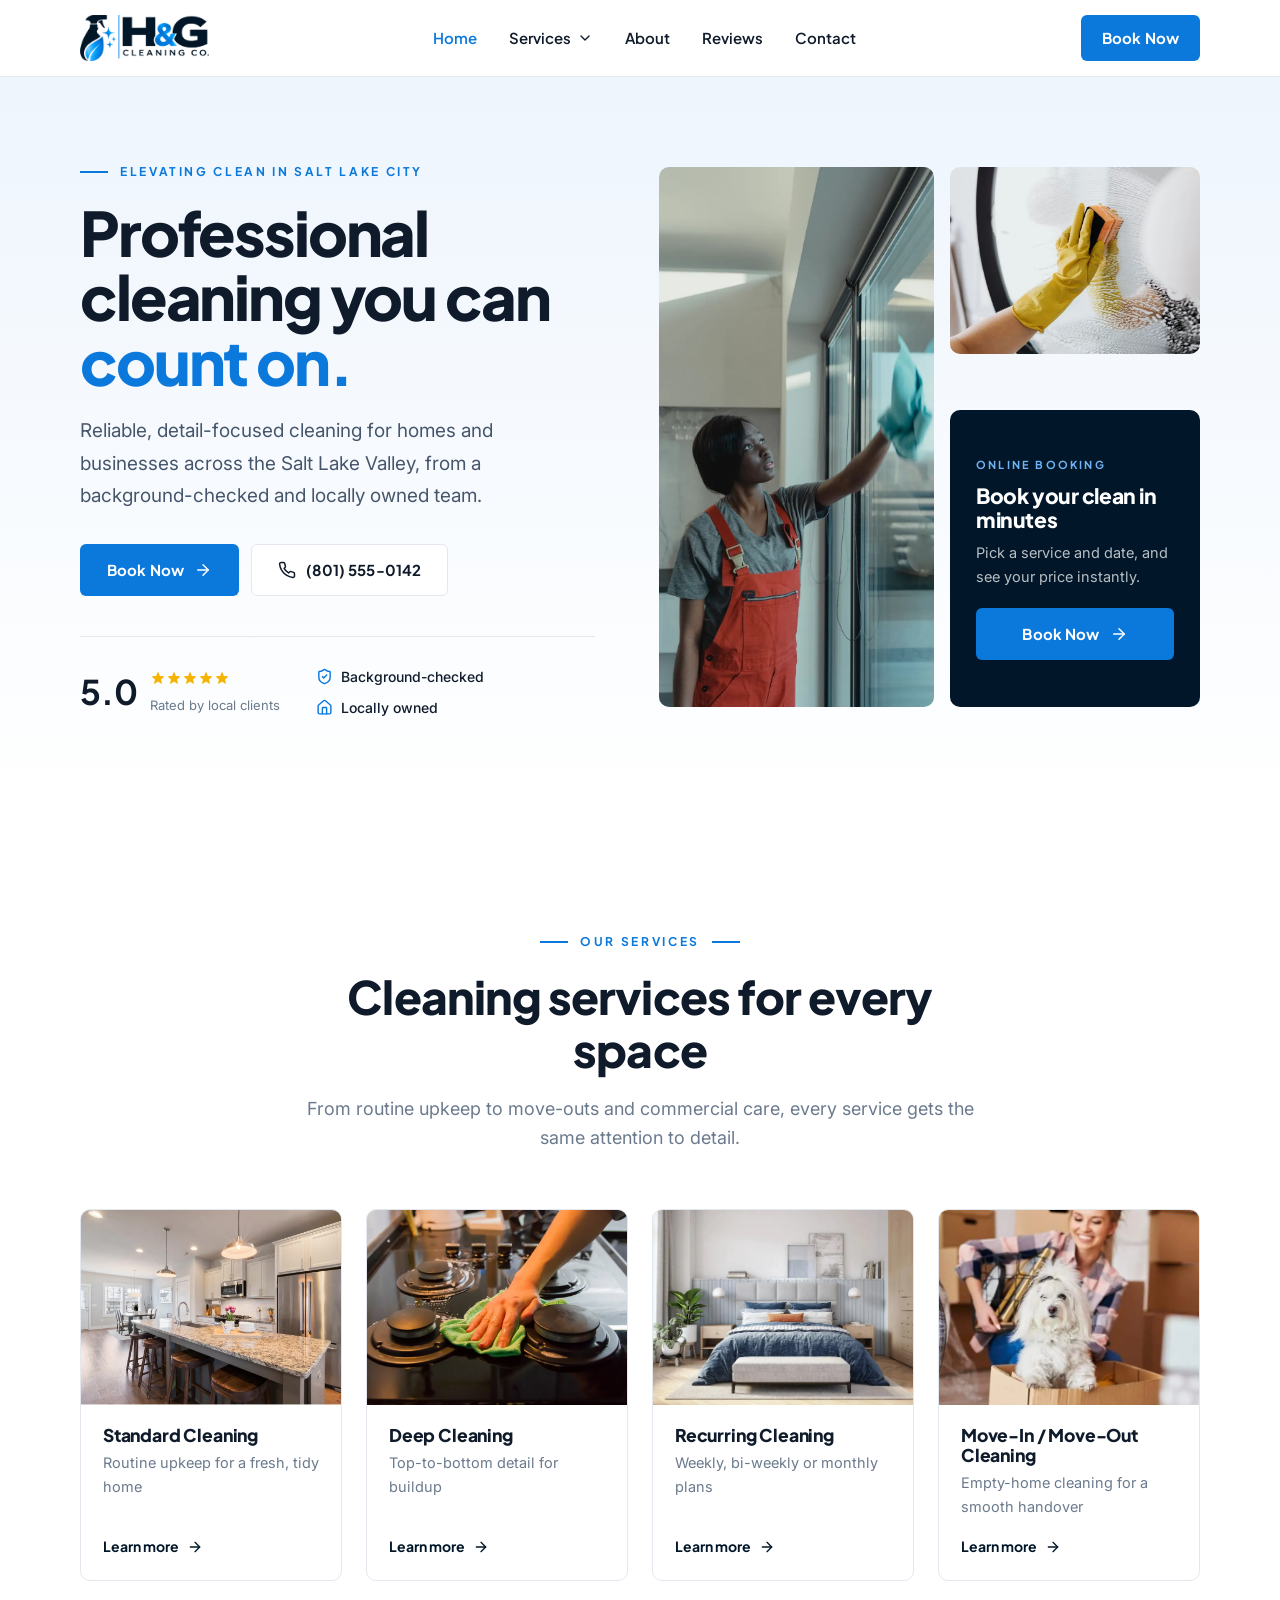
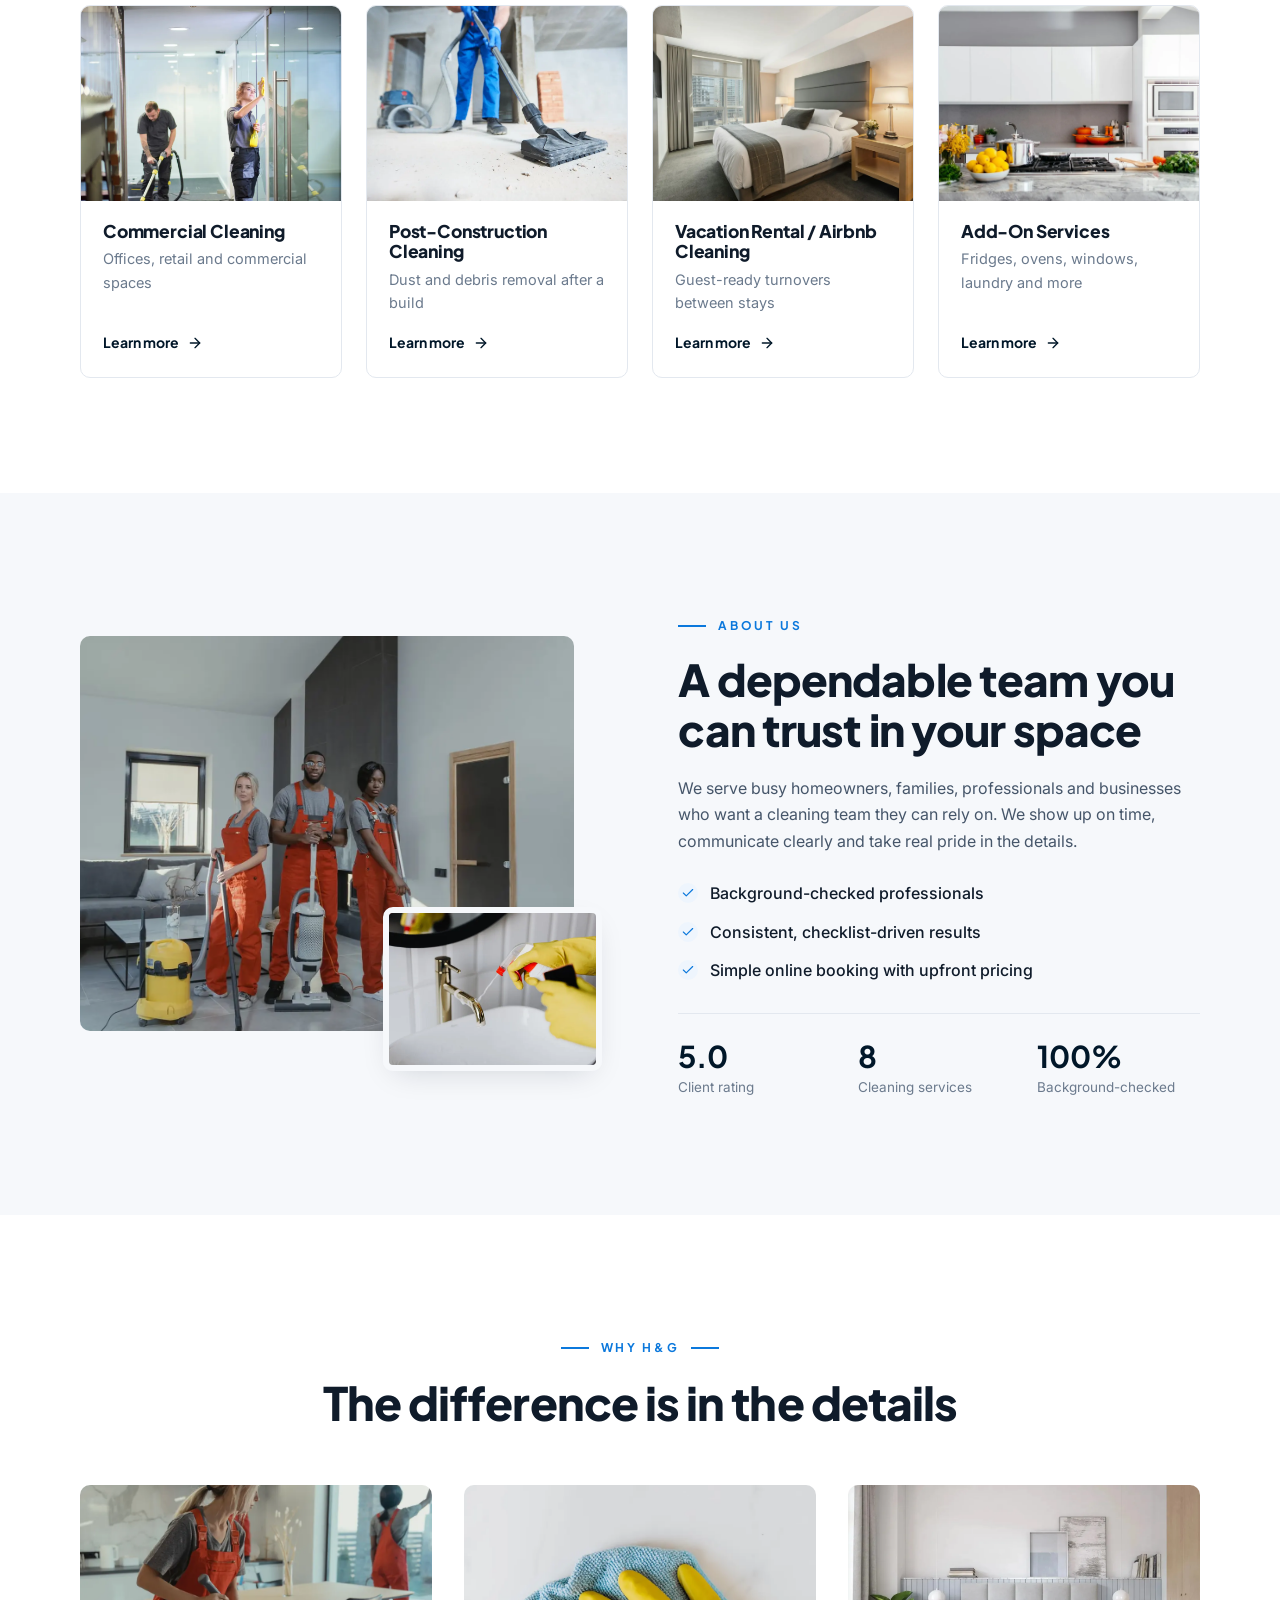
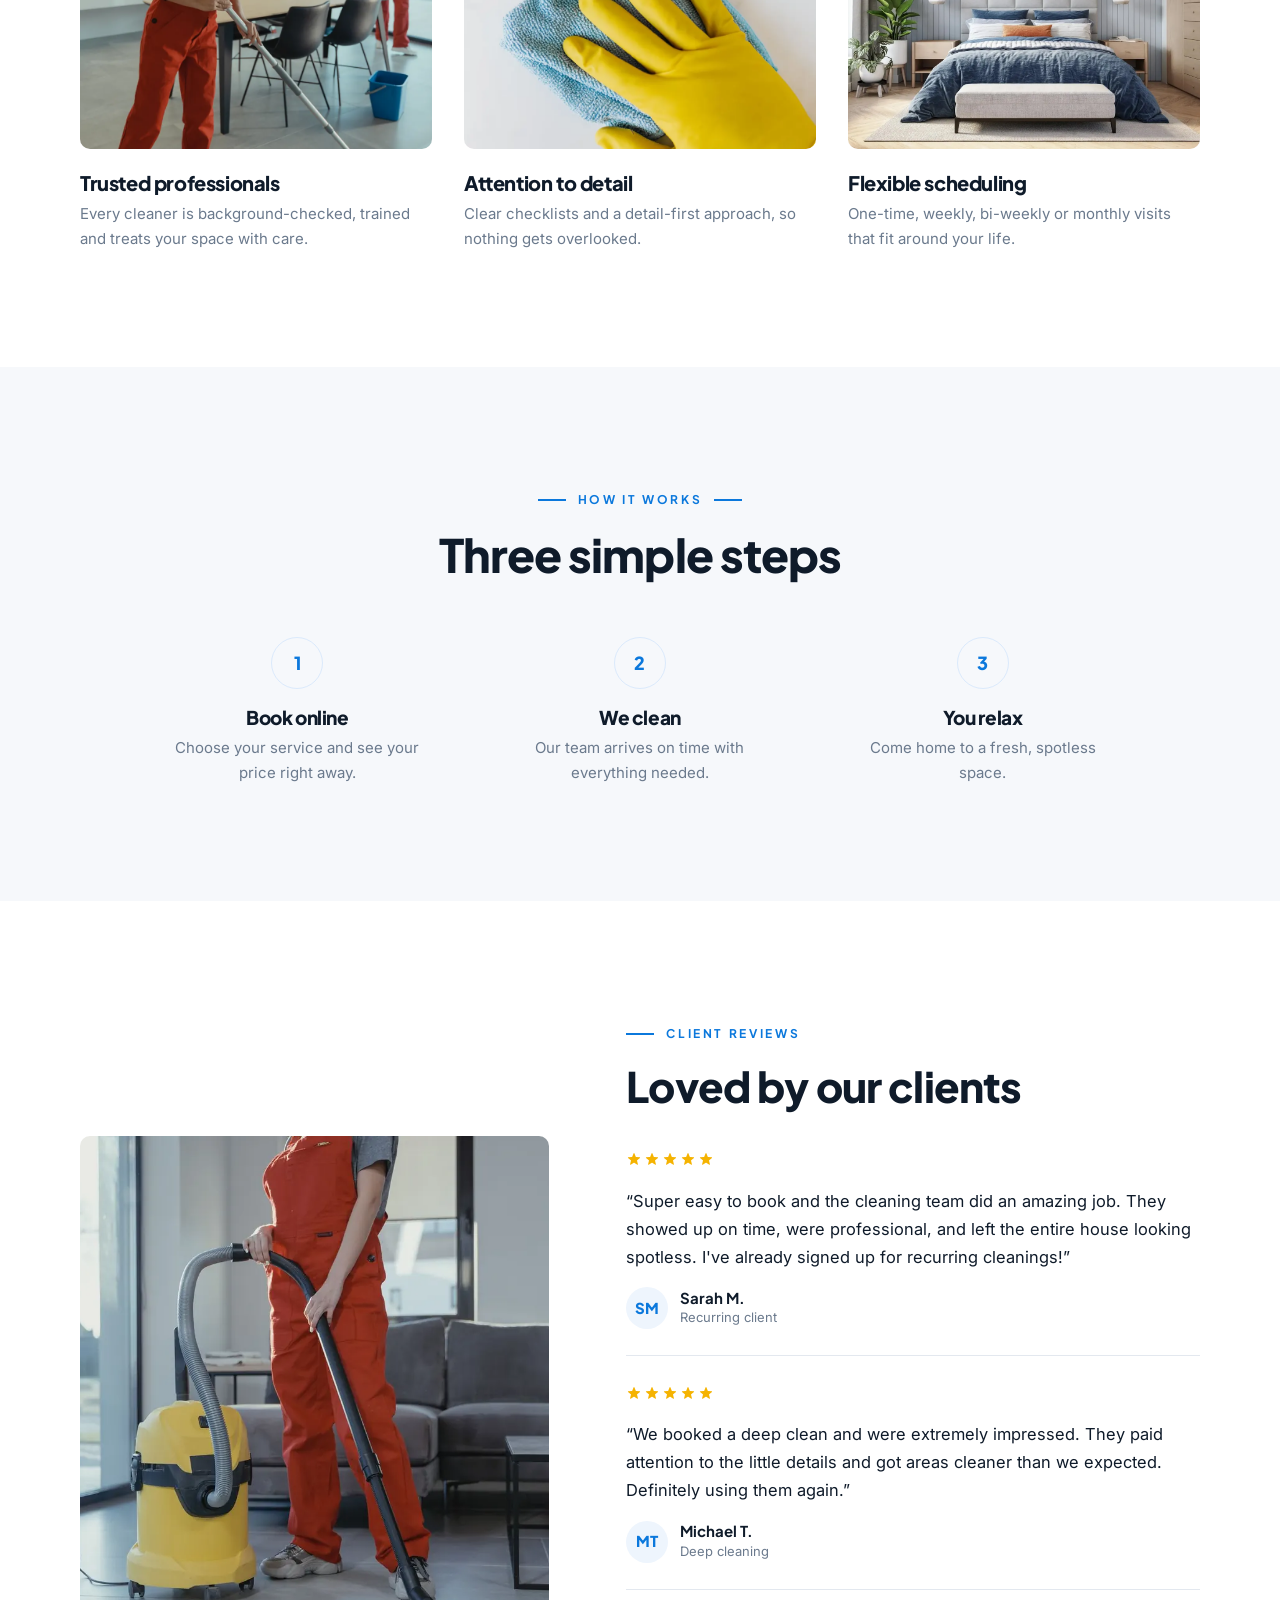
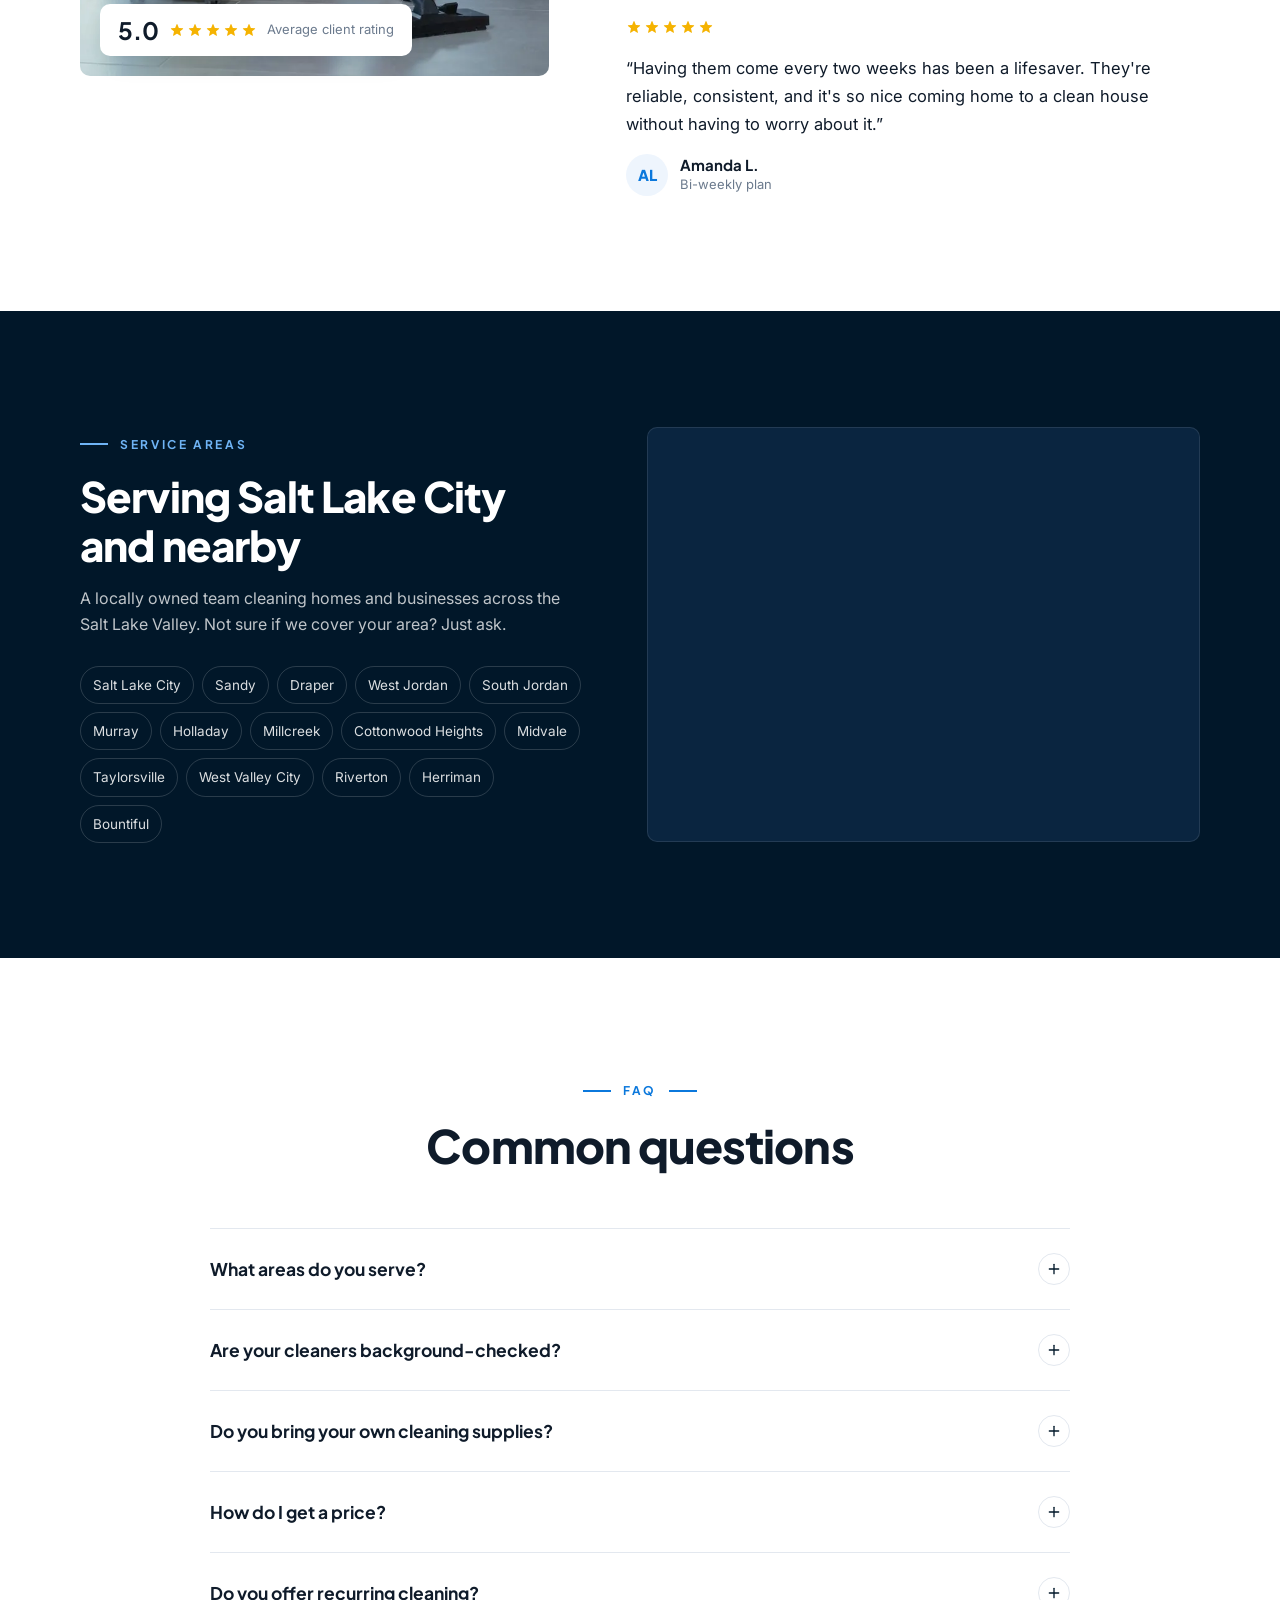
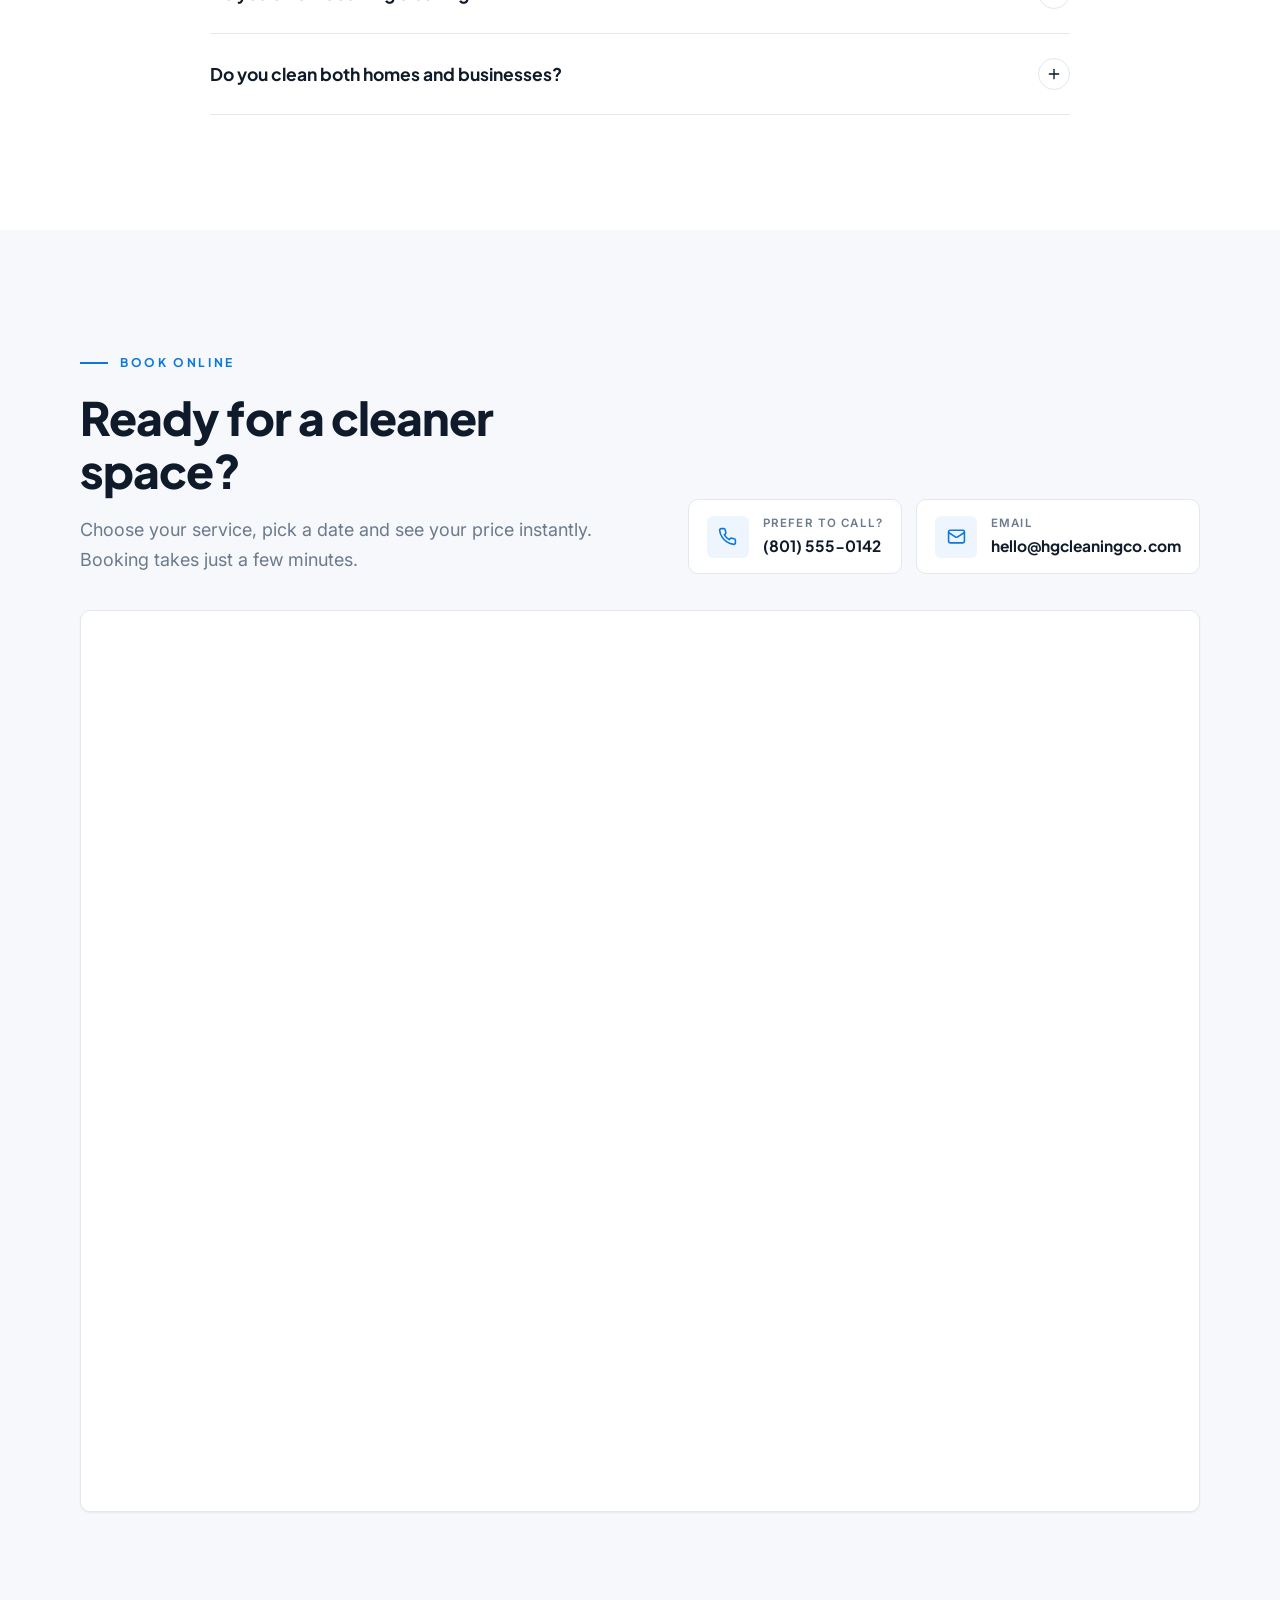
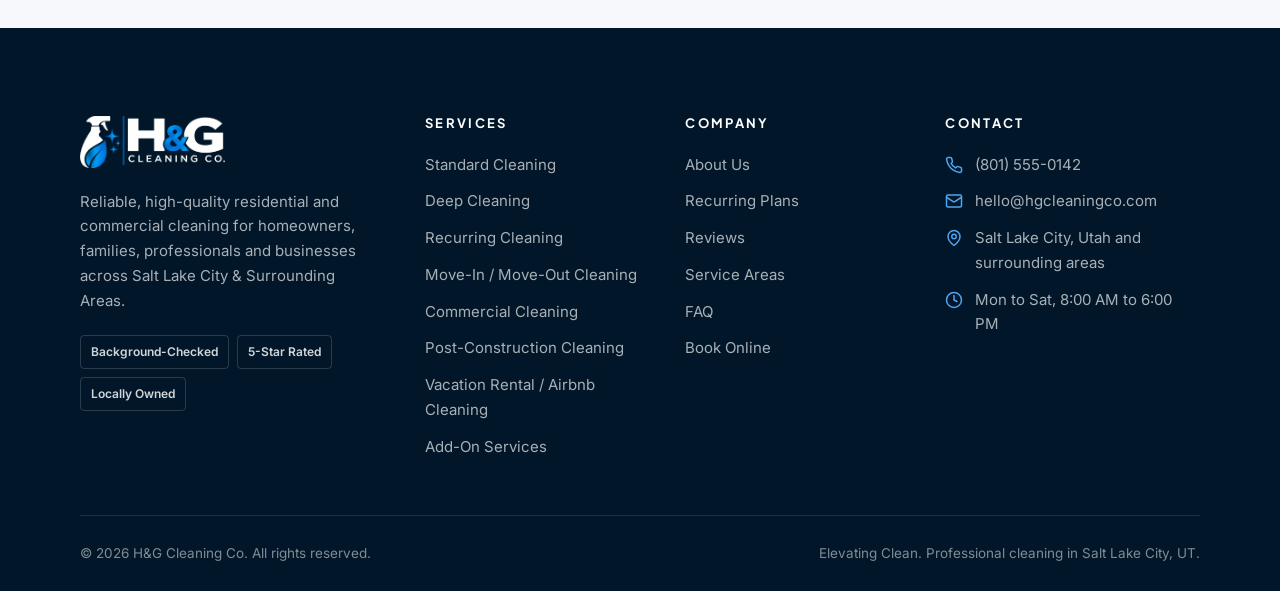
<file: index.html>
<!DOCTYPE html>
<html lang="en-US">
<head>
<meta charset="utf-8">
<meta name="viewport" content="width=device-width, initial-scale=1, viewport-fit=cover">
<title>H&amp;G Cleaning Co. | House and Commercial Cleaning in Salt Lake City, UT</title>
<meta name="description" content="H&amp;G Cleaning Co. provides reliable residential and commercial cleaning in Salt Lake City and surrounding areas. Background-checked, 5-star rated and locally owned. Book online today.">
<meta name="keywords" content="cleaning service Salt Lake City, house cleaning Salt Lake City, maid service Salt Lake City, deep cleaning Utah, move out cleaning Salt Lake City, commercial cleaning Salt Lake City, Airbnb cleaning Salt Lake City, recurring house cleaning">
<link rel="canonical" href="https://hgcleaningco.com/">
<meta name="robots" content="index, follow, max-image-preview:large">
<meta name="author" content="H&amp;G Cleaning Co.">
<meta name="theme-color" content="#011729">
<meta name="format-detection" content="telephone=yes">
<meta name="geo.region" content="US-UT">
<meta name="geo.placename" content="Salt Lake City">
<meta name="geo.position" content="40.7608;-111.891">
<meta name="ICBM" content="40.7608, -111.891">
<meta property="og:type" content="website">
<meta property="og:site_name" content="H&amp;G Cleaning Co.">
<meta property="og:locale" content="en_US">
<meta property="og:title" content="H&amp;G Cleaning Co. | House and Commercial Cleaning in Salt Lake City, UT">
<meta property="og:description" content="H&amp;G Cleaning Co. provides reliable residential and commercial cleaning in Salt Lake City and surrounding areas. Background-checked, 5-star rated and locally owned. Book online today.">
<meta property="og:url" content="https://hgcleaningco.com/">
<meta property="og:image" content="https://hgcleaningco.com/assets/og-image.jpg">
<meta property="og:image:width" content="1200">
<meta property="og:image:height" content="630">
<meta property="og:image:alt" content="H&amp;G Cleaning Co., Elevating Clean">
<meta name="twitter:card" content="summary_large_image">
<meta name="twitter:title" content="H&amp;G Cleaning Co. | House and Commercial Cleaning in Salt Lake City, UT">
<meta name="twitter:description" content="H&amp;G Cleaning Co. provides reliable residential and commercial cleaning in Salt Lake City and surrounding areas. Background-checked, 5-star rated and locally owned. Book online today.">
<meta name="twitter:image" content="https://hgcleaningco.com/assets/og-image.jpg">
<link rel="icon" href="favicon.ico" sizes="any">
<link rel="icon" type="image/png" sizes="32x32" href="assets/favicon-32.png">
<link rel="icon" type="image/png" sizes="16x16" href="assets/favicon-16.png">
<link rel="apple-touch-icon" href="assets/apple-touch-icon.png">
<link rel="manifest" href="site.webmanifest">
<link rel="preconnect" href="https://fonts.googleapis.com">
<link rel="preconnect" href="https://fonts.gstatic.com" crossorigin>
<link rel="stylesheet" href="https://fonts.googleapis.com/css2?family=Inter:wght@400;500;600&family=Plus+Jakarta+Sans:wght@600;700;800&display=swap">
<link rel="stylesheet" href="css/styles.css">
<link rel="preload" as="image" href="assets/img/hero-cleaner-window.webp" fetchpriority="high">
<script type="application/ld+json">{"@context":"https://schema.org","@type":"HouseCleaningService","@id":"https://hgcleaningco.com/#business","name":"H&G Cleaning Co.","slogan":"Elevating Clean","description":"Reliable, high-quality residential and commercial cleaning services in Salt Lake City, Utah and surrounding areas.","url":"https://hgcleaningco.com/","logo":"https://hgcleaningco.com/assets/img/logo.png","image":"https://hgcleaningco.com/assets/og-image.jpg","telephone":"+18015550142","email":"hello@hgcleaningco.com","priceRange":"$$","address":{"@type":"PostalAddress","addressLocality":"Salt Lake City","addressRegion":"UT","addressCountry":"US"},"geo":{"@type":"GeoCoordinates","latitude":40.7608,"longitude":-111.891},"areaServed":[{"@type":"City","name":"Salt Lake City, UT"},{"@type":"City","name":"Sandy, UT"},{"@type":"City","name":"Draper, UT"},{"@type":"City","name":"West Jordan, UT"},{"@type":"City","name":"South Jordan, UT"},{"@type":"City","name":"Murray, UT"},{"@type":"City","name":"Holladay, UT"},{"@type":"City","name":"Millcreek, UT"},{"@type":"City","name":"Cottonwood Heights, UT"},{"@type":"City","name":"Midvale, UT"},{"@type":"City","name":"Taylorsville, UT"},{"@type":"City","name":"West Valley City, UT"},{"@type":"City","name":"Riverton, UT"},{"@type":"City","name":"Herriman, UT"},{"@type":"City","name":"Bountiful, UT"}],"openingHoursSpecification":[{"@type":"OpeningHoursSpecification","dayOfWeek":["Monday","Tuesday","Wednesday","Thursday","Friday","Saturday"],"opens":"08:00","closes":"18:00"}],"aggregateRating":{"@type":"AggregateRating","ratingValue":"5.0","bestRating":"5","reviewCount":"5"},"review":[{"@type":"Review","author":{"@type":"Person","name":"Sarah M."},"reviewRating":{"@type":"Rating","ratingValue":"5","bestRating":"5"},"reviewBody":"Super easy to book and the cleaning team did an amazing job. They showed up on time, were professional, and left the entire house looking spotless. I've already signed up for recurring cleanings!"},{"@type":"Review","author":{"@type":"Person","name":"Jessica R."},"reviewRating":{"@type":"Rating","ratingValue":"5","bestRating":"5"},"reviewBody":"I've tried a few cleaning companies before and this has easily been the best experience. Communication was great, pricing was straightforward, and my home looked incredible afterward."},{"@type":"Review","author":{"@type":"Person","name":"Michael T."},"reviewRating":{"@type":"Rating","ratingValue":"5","bestRating":"5"},"reviewBody":"We booked a deep clean and were extremely impressed. They paid attention to the little details and got areas cleaner than we expected. Definitely using them again."},{"@type":"Review","author":{"@type":"Person","name":"Amanda L."},"reviewRating":{"@type":"Rating","ratingValue":"5","bestRating":"5"},"reviewBody":"Having them come every two weeks has been a lifesaver. They're reliable, consistent, and it's so nice coming home to a clean house without having to worry about it."},{"@type":"Review","author":{"@type":"Person","name":"David K."},"reviewRating":{"@type":"Rating","ratingValue":"5","bestRating":"5"},"reviewBody":"Great experience from start to finish. Booking was simple, they kept me updated, and the cleaners did a fantastic job. Professional, dependable, and absolutely worth it."}],"hasOfferCatalog":{"@type":"OfferCatalog","name":"Cleaning Services","itemListElement":[{"@type":"Offer","itemOffered":{"@type":"Service","name":"Standard Cleaning","url":"https://hgcleaningco.com/services/standard-cleaning/"}},{"@type":"Offer","itemOffered":{"@type":"Service","name":"Deep Cleaning","url":"https://hgcleaningco.com/services/deep-cleaning/"}},{"@type":"Offer","itemOffered":{"@type":"Service","name":"Recurring Cleaning","url":"https://hgcleaningco.com/services/recurring-cleaning/"}},{"@type":"Offer","itemOffered":{"@type":"Service","name":"Move-In / Move-Out Cleaning","url":"https://hgcleaningco.com/services/move-in-move-out-cleaning/"}},{"@type":"Offer","itemOffered":{"@type":"Service","name":"Commercial Cleaning","url":"https://hgcleaningco.com/services/commercial-cleaning/"}},{"@type":"Offer","itemOffered":{"@type":"Service","name":"Post-Construction Cleaning","url":"https://hgcleaningco.com/services/post-construction-cleaning/"}},{"@type":"Offer","itemOffered":{"@type":"Service","name":"Vacation Rental / Airbnb Cleaning","url":"https://hgcleaningco.com/services/airbnb-vacation-rental-cleaning/"}},{"@type":"Offer","itemOffered":{"@type":"Service","name":"Add-On Services","url":"https://hgcleaningco.com/services/add-on-services/"}}]}}</script>
<script type="application/ld+json">{"@context":"https://schema.org","@type":"WebSite","name":"H&G Cleaning Co.","url":"https://hgcleaningco.com/"}</script>
<script type="application/ld+json">{"@context":"https://schema.org","@type":"FAQPage","mainEntity":[{"@type":"Question","name":"What areas do you serve?","acceptedAnswer":{"@type":"Answer","text":"We serve Salt Lake City, Utah and the surrounding areas, including Sandy, Draper, Murray, Holladay, Millcreek, South Jordan, West Jordan and more. Not sure if we cover your area? Just ask."}},{"@type":"Question","name":"Are your cleaners background-checked?","acceptedAnswer":{"@type":"Answer","text":"Yes. Every member of our team is background-checked before they ever step into a client's home or business."}},{"@type":"Question","name":"Do you bring your own cleaning supplies?","acceptedAnswer":{"@type":"Answer","text":"Yes. We arrive with professional-grade supplies and equipment. If you prefer specific products, we are happy to use them."}},{"@type":"Question","name":"How do I get a price?","acceptedAnswer":{"@type":"Answer","text":"Book online for instant pricing or give us a call. We will ask a few questions about your space and the service you need, then provide clear, upfront pricing."}},{"@type":"Question","name":"Do you offer recurring cleaning?","acceptedAnswer":{"@type":"Answer","text":"Yes. We offer weekly, bi-weekly and monthly plans with flexible scheduling and the same team whenever possible."}},{"@type":"Question","name":"Do you clean both homes and businesses?","acceptedAnswer":{"@type":"Answer","text":"We do. Residential cleaning is our focus, and we also provide commercial cleaning for offices, retail spaces and commercial properties."}}]}</script>
</head>
<body>
<a class="skip-link" href="#main">Skip to content</a>
<header class="site-header" id="top">
  <div class="container">
    <a class="brand" href="" aria-label="H&amp;G Cleaning Co. home">
      <img src="assets/img/logo.png" alt="H&amp;G Cleaning Co. logo" width="640" height="229">
    </a>
    <nav class="nav" aria-label="Main">
      <a class="nav__link" href="" aria-current="page">Home</a>
      <div class="nav__item">
        <button class="nav__link" type="button" aria-expanded="false" aria-haspopup="true">Services <svg viewBox="0 0 24 24" fill="none" stroke="currentColor" stroke-width="2" stroke-linecap="round" stroke-linejoin="round" aria-hidden="true" focusable="false"><path d="m6 9 6 6 6-6"/></svg></button>
        <div class="dropdown">
<a href="services/standard-cleaning/"><span class="dropdown__icon"><svg viewBox="0 0 24 24" fill="none" stroke="currentColor" stroke-width="2" stroke-linecap="round" stroke-linejoin="round" aria-hidden="true" focusable="false"><path d="M15 21v-8a1 1 0 0 0-1-1h-4a1 1 0 0 0-1 1v8"/><path d="M3 10a2 2 0 0 1 .71-1.53l7-6a2 2 0 0 1 2.58 0l7 6A2 2 0 0 1 21 10v9a2 2 0 0 1-2 2H5a2 2 0 0 1-2-2z"/></svg></span><span><strong>Standard Cleaning</strong><span class="desc">Routine upkeep for a fresh, tidy home</span></span></a>
<a href="services/deep-cleaning/"><span class="dropdown__icon"><svg viewBox="0 0 24 24" fill="none" stroke="currentColor" stroke-width="2" stroke-linecap="round" stroke-linejoin="round" aria-hidden="true" focusable="false"><path d="M9.94 15.5A2 2 0 0 0 8.5 14.06l-6.13-1.58a.5.5 0 0 1 0-.96L8.5 9.94A2 2 0 0 0 9.94 8.5l1.58-6.13a.5.5 0 0 1 .96 0L14.06 8.5A2 2 0 0 0 15.5 9.94l6.13 1.58a.5.5 0 0 1 0 .96L15.5 14.06a2 2 0 0 0-1.44 1.44l-1.58 6.13a.5.5 0 0 1-.96 0z"/><path d="M20 3v4"/><path d="M22 5h-4"/></svg></span><span><strong>Deep Cleaning</strong><span class="desc">Top-to-bottom detail for buildup</span></span></a>
<a href="services/recurring-cleaning/"><span class="dropdown__icon"><svg viewBox="0 0 24 24" fill="none" stroke="currentColor" stroke-width="2" stroke-linecap="round" stroke-linejoin="round" aria-hidden="true" focusable="false"><rect x="3" y="4" width="18" height="18" rx="2"/><path d="M16 2v4"/><path d="M8 2v4"/><path d="M3 10h18"/><path d="m9 16 2 2 4-4"/></svg></span><span><strong>Recurring Cleaning</strong><span class="desc">Weekly, bi-weekly or monthly plans</span></span></a>
<a href="services/move-in-move-out-cleaning/"><span class="dropdown__icon"><svg viewBox="0 0 24 24" fill="none" stroke="currentColor" stroke-width="2" stroke-linecap="round" stroke-linejoin="round" aria-hidden="true" focusable="false"><path d="m15.5 7.5 2.3 2.3a1 1 0 0 0 1.4 0l2.1-2.1a1 1 0 0 0 0-1.4L19 4"/><path d="m21 2-9.6 9.6"/><circle cx="7.5" cy="15.5" r="5.5"/></svg></span><span><strong>Move-In / Move-Out Cleaning</strong><span class="desc">Empty-home cleaning for a smooth handover</span></span></a>
<a href="services/commercial-cleaning/"><span class="dropdown__icon"><svg viewBox="0 0 24 24" fill="none" stroke="currentColor" stroke-width="2" stroke-linecap="round" stroke-linejoin="round" aria-hidden="true" focusable="false"><rect x="4" y="2" width="16" height="20" rx="2"/><path d="M9 22v-4h6v4"/><path d="M8 6h.01"/><path d="M16 6h.01"/><path d="M12 6h.01"/><path d="M12 10h.01"/><path d="M12 14h.01"/><path d="M16 10h.01"/><path d="M16 14h.01"/><path d="M8 10h.01"/><path d="M8 14h.01"/></svg></span><span><strong>Commercial Cleaning</strong><span class="desc">Offices, retail and commercial spaces</span></span></a>
<a href="services/post-construction-cleaning/"><span class="dropdown__icon"><svg viewBox="0 0 24 24" fill="none" stroke="currentColor" stroke-width="2" stroke-linecap="round" stroke-linejoin="round" aria-hidden="true" focusable="false"><path d="M10 10V5a1 1 0 0 1 1-1h2a1 1 0 0 1 1 1v5"/><path d="M14 6a6 6 0 0 1 6 6v3"/><path d="M4 15v-3a6 6 0 0 1 6-6"/><rect x="2" y="15" width="20" height="4" rx="1"/></svg></span><span><strong>Post-Construction Cleaning</strong><span class="desc">Dust and debris removal after a build</span></span></a>
<a href="services/airbnb-vacation-rental-cleaning/"><span class="dropdown__icon"><svg viewBox="0 0 24 24" fill="none" stroke="currentColor" stroke-width="2" stroke-linecap="round" stroke-linejoin="round" aria-hidden="true" focusable="false"><path d="M2 4v16"/><path d="M2 8h18a2 2 0 0 1 2 2v10"/><path d="M2 17h20"/><path d="M6 8v9"/></svg></span><span><strong>Vacation Rental / Airbnb Cleaning</strong><span class="desc">Guest-ready turnovers between stays</span></span></a>
<a href="services/add-on-services/"><span class="dropdown__icon"><svg viewBox="0 0 24 24" fill="none" stroke="currentColor" stroke-width="2" stroke-linecap="round" stroke-linejoin="round" aria-hidden="true" focusable="false"><rect x="3" y="3" width="18" height="18" rx="2"/><path d="M8 12h8"/><path d="M12 8v8"/></svg></span><span><strong>Add-On Services</strong><span class="desc">Fridges, ovens, windows, laundry and more</span></span></a>
        </div>
      </div>
      <a class="nav__link" href="#about">About</a>
      <a class="nav__link" href="#reviews">Reviews</a>
      <a class="nav__link" href="#book">Contact</a>
    </nav>
    <div class="header__actions">
      <a class="btn btn--primary header__cta" href="#book">Book Now</a>
      <button class="menu-toggle" type="button" aria-label="Open menu" aria-expanded="false" aria-controls="mobile-menu"><svg class="ico-open" viewBox="0 0 24 24" fill="none" stroke="currentColor" stroke-width="2" stroke-linecap="round" stroke-linejoin="round" aria-hidden="true" focusable="false"><path d="M4 6h16"/><path d="M4 12h16"/><path d="M4 18h16"/></svg><svg class="ico-close" viewBox="0 0 24 24" fill="none" stroke="currentColor" stroke-width="2" stroke-linecap="round" stroke-linejoin="round" aria-hidden="true" focusable="false"><path d="M18 6 6 18"/><path d="m6 6 12 12"/></svg></button>
    </div>
  </div>
</header>
<nav class="mobile-menu" id="mobile-menu" aria-label="Mobile">
  <a href="">Home</a>
  <details>
    <summary>Services <svg viewBox="0 0 24 24" fill="none" stroke="currentColor" stroke-width="2" stroke-linecap="round" stroke-linejoin="round" aria-hidden="true" focusable="false"><path d="m6 9 6 6 6-6"/></svg></summary>
    <ul>
<li><a href="services/standard-cleaning/">Standard Cleaning</a></li>
<li><a href="services/deep-cleaning/">Deep Cleaning</a></li>
<li><a href="services/recurring-cleaning/">Recurring Cleaning</a></li>
<li><a href="services/move-in-move-out-cleaning/">Move-In / Move-Out Cleaning</a></li>
<li><a href="services/commercial-cleaning/">Commercial Cleaning</a></li>
<li><a href="services/post-construction-cleaning/">Post-Construction Cleaning</a></li>
<li><a href="services/airbnb-vacation-rental-cleaning/">Vacation Rental / Airbnb Cleaning</a></li>
<li><a href="services/add-on-services/">Add-On Services</a></li>
    </ul>
  </details>
  <a href="#about">About</a>
  <a href="#reviews">Reviews</a>
  <a href="#areas">Service Areas</a>
  <a href="#book">Book and Contact</a>
  <div class="mobile-menu__cta">
    <a class="btn btn--primary btn--block" href="#book">Book Now</a>
    <a class="btn btn--outline btn--block" href="tel:+18015550142"><svg viewBox="0 0 24 24" fill="none" stroke="currentColor" stroke-width="2" stroke-linecap="round" stroke-linejoin="round" aria-hidden="true" focusable="false"><path d="M22 16.92v3a2 2 0 0 1-2.18 2 19.79 19.79 0 0 1-8.63-3.07 19.5 19.5 0 0 1-6-6 19.79 19.79 0 0 1-3.07-8.67A2 2 0 0 1 4.11 2h3a2 2 0 0 1 2 1.72c.13.96.36 1.9.7 2.81a2 2 0 0 1-.45 2.11L8.09 9.91a16 16 0 0 0 6 6l1.27-1.27a2 2 0 0 1 2.11-.45c.91.34 1.85.57 2.81.7A2 2 0 0 1 22 16.92z"/></svg>Call (801) 555-0142</a>
  </div>
</nav>
<main id="main">

<section class="hero">
  <div class="container hero__grid">
    <div class="hero__content">
      <span class="eyebrow">Elevating Clean in Salt Lake City</span>
      <h1>Professional cleaning you can <span>count on.</span></h1>
      <p class="lead">Reliable, detail-focused cleaning for homes and businesses across the Salt Lake Valley, from a background-checked and locally owned team.</p>
      <div class="hero__actions">
        <a class="btn btn--primary" href="#book">Book Now <svg viewBox="0 0 24 24" fill="none" stroke="currentColor" stroke-width="2" stroke-linecap="round" stroke-linejoin="round" aria-hidden="true" focusable="false"><path d="M5 12h14"/><path d="m12 5 7 7-7 7"/></svg></a>
        <a class="btn btn--outline" href="tel:+18015550142"><svg viewBox="0 0 24 24" fill="none" stroke="currentColor" stroke-width="2" stroke-linecap="round" stroke-linejoin="round" aria-hidden="true" focusable="false"><path d="M22 16.92v3a2 2 0 0 1-2.18 2 19.79 19.79 0 0 1-8.63-3.07 19.5 19.5 0 0 1-6-6 19.79 19.79 0 0 1-3.07-8.67A2 2 0 0 1 4.11 2h3a2 2 0 0 1 2 1.72c.13.96.36 1.9.7 2.81a2 2 0 0 1-.45 2.11L8.09 9.91a16 16 0 0 0 6 6l1.27-1.27a2 2 0 0 1 2.11-.45c.91.34 1.85.57 2.81.7A2 2 0 0 1 22 16.92z"/></svg>(801) 555-0142</a>
      </div>
      <div class="hero__proof">
        <div class="hero__rating"><strong>5.0</strong><div><span class="stars" aria-label="5 out of 5 stars"><svg viewBox="0 0 24 24" fill="currentColor" stroke="none" aria-hidden="true" focusable="false"><path d="M11.48 3.5a.56.56 0 0 1 1.04 0l2.13 5.11a.56.56 0 0 0 .48.35l5.52.44c.5.04.7.66.32.99l-4.2 3.6a.56.56 0 0 0-.18.56l1.28 5.39a.56.56 0 0 1-.84.61l-4.72-2.89a.56.56 0 0 0-.59 0l-4.73 2.89a.56.56 0 0 1-.84-.61l1.28-5.39a.56.56 0 0 0-.18-.56l-4.2-3.6a.56.56 0 0 1 .32-.99l5.52-.44a.56.56 0 0 0 .47-.35z"/></svg><svg viewBox="0 0 24 24" fill="currentColor" stroke="none" aria-hidden="true" focusable="false"><path d="M11.48 3.5a.56.56 0 0 1 1.04 0l2.13 5.11a.56.56 0 0 0 .48.35l5.52.44c.5.04.7.66.32.99l-4.2 3.6a.56.56 0 0 0-.18.56l1.28 5.39a.56.56 0 0 1-.84.61l-4.72-2.89a.56.56 0 0 0-.59 0l-4.73 2.89a.56.56 0 0 1-.84-.61l1.28-5.39a.56.56 0 0 0-.18-.56l-4.2-3.6a.56.56 0 0 1 .32-.99l5.52-.44a.56.56 0 0 0 .47-.35z"/></svg><svg viewBox="0 0 24 24" fill="currentColor" stroke="none" aria-hidden="true" focusable="false"><path d="M11.48 3.5a.56.56 0 0 1 1.04 0l2.13 5.11a.56.56 0 0 0 .48.35l5.52.44c.5.04.7.66.32.99l-4.2 3.6a.56.56 0 0 0-.18.56l1.28 5.39a.56.56 0 0 1-.84.61l-4.72-2.89a.56.56 0 0 0-.59 0l-4.73 2.89a.56.56 0 0 1-.84-.61l1.28-5.39a.56.56 0 0 0-.18-.56l-4.2-3.6a.56.56 0 0 1 .32-.99l5.52-.44a.56.56 0 0 0 .47-.35z"/></svg><svg viewBox="0 0 24 24" fill="currentColor" stroke="none" aria-hidden="true" focusable="false"><path d="M11.48 3.5a.56.56 0 0 1 1.04 0l2.13 5.11a.56.56 0 0 0 .48.35l5.52.44c.5.04.7.66.32.99l-4.2 3.6a.56.56 0 0 0-.18.56l1.28 5.39a.56.56 0 0 1-.84.61l-4.72-2.89a.56.56 0 0 0-.59 0l-4.73 2.89a.56.56 0 0 1-.84-.61l1.28-5.39a.56.56 0 0 0-.18-.56l-4.2-3.6a.56.56 0 0 1 .32-.99l5.52-.44a.56.56 0 0 0 .47-.35z"/></svg><svg viewBox="0 0 24 24" fill="currentColor" stroke="none" aria-hidden="true" focusable="false"><path d="M11.48 3.5a.56.56 0 0 1 1.04 0l2.13 5.11a.56.56 0 0 0 .48.35l5.52.44c.5.04.7.66.32.99l-4.2 3.6a.56.56 0 0 0-.18.56l1.28 5.39a.56.56 0 0 1-.84.61l-4.72-2.89a.56.56 0 0 0-.59 0l-4.73 2.89a.56.56 0 0 1-.84-.61l1.28-5.39a.56.56 0 0 0-.18-.56l-4.2-3.6a.56.56 0 0 1 .32-.99l5.52-.44a.56.56 0 0 0 .47-.35z"/></svg></span><span>Rated by local clients</span></div></div>
        <ul>
          <li><svg viewBox="0 0 24 24" fill="none" stroke="currentColor" stroke-width="2" stroke-linecap="round" stroke-linejoin="round" aria-hidden="true" focusable="false"><path d="M20 13c0 5-3.5 7.5-7.66 8.95a1 1 0 0 1-.67-.01C7.5 20.5 4 18 4 13V6a1 1 0 0 1 1-1c2 0 4.5-1.2 6.24-2.72a1.17 1.17 0 0 1 1.52 0C14.51 3.81 17 5 19 5a1 1 0 0 1 1 1z"/><path d="m9 12 2 2 4-4"/></svg>Background-checked</li>
          <li><svg viewBox="0 0 24 24" fill="none" stroke="currentColor" stroke-width="2" stroke-linecap="round" stroke-linejoin="round" aria-hidden="true" focusable="false"><path d="M15 21v-8a1 1 0 0 0-1-1h-4a1 1 0 0 0-1 1v8"/><path d="M3 10a2 2 0 0 1 .71-1.53l7-6a2 2 0 0 1 2.58 0l7 6A2 2 0 0 1 21 10v9a2 2 0 0 1-2 2H5a2 2 0 0 1-2-2z"/></svg>Locally owned</li>
        </ul>
      </div>
    </div>
    <div class="hero__mosaic">
      <div class="hero__tall"><img src="assets/img/hero-cleaner-window.webp" alt="Professional cleaner wiping a large window in a bright modern home" width="1000" height="1500" fetchpriority="high"></div>
      <div class="hero__small"><img src="assets/img/hero-detail-mirror.webp" alt="Gloved hand polishing a mirror to a streak-free shine" width="900" height="600"></div>
      <div class="hero__book">
        <span class="hero__book-label">Online booking</span>
        <h2>Book your clean in minutes</h2>
        <p>Pick a service and date, and see your price instantly.</p>
        <a class="btn btn--primary btn--block" href="#book">Book Now <svg viewBox="0 0 24 24" fill="none" stroke="currentColor" stroke-width="2" stroke-linecap="round" stroke-linejoin="round" aria-hidden="true" focusable="false"><path d="M5 12h14"/><path d="m12 5 7 7-7 7"/></svg></a>
      </div>
    </div>
  </div>
</section>

<section class="section" id="services">
  <div class="container">
    <div class="section-head section-head--center">
      <span class="eyebrow">Our Services</span>
      <h2>Cleaning services for every space</h2>
      <p>From routine upkeep to move-outs and commercial care, every service gets the same attention to detail.</p>
    </div>
    <div class="tiles">
<a class="tile" href="services/standard-cleaning/">
        <div class="tile__media"><img src="assets/img/standard-kitchen-island.webp" alt="Standard Cleaning by H&amp;G Cleaning Co." width="800" height="600" loading="lazy"></div>
        <div class="tile__body"><h3>Standard Cleaning</h3><p>Routine upkeep for a fresh, tidy home</p><span class="text-link">Learn more <svg viewBox="0 0 24 24" fill="none" stroke="currentColor" stroke-width="2" stroke-linecap="round" stroke-linejoin="round" aria-hidden="true" focusable="false"><path d="M5 12h14"/><path d="m12 5 7 7-7 7"/></svg></span></div>
      </a>
<a class="tile" href="services/deep-cleaning/">
        <div class="tile__media"><img src="assets/img/deep-stovetop-detail.webp" alt="Deep Cleaning by H&amp;G Cleaning Co." width="800" height="600" loading="lazy"></div>
        <div class="tile__body"><h3>Deep Cleaning</h3><p>Top-to-bottom detail for buildup</p><span class="text-link">Learn more <svg viewBox="0 0 24 24" fill="none" stroke="currentColor" stroke-width="2" stroke-linecap="round" stroke-linejoin="round" aria-hidden="true" focusable="false"><path d="M5 12h14"/><path d="m12 5 7 7-7 7"/></svg></span></div>
      </a>
<a class="tile" href="services/recurring-cleaning/">
        <div class="tile__media"><img src="assets/img/recurring-made-bedroom.webp" alt="Recurring Cleaning by H&amp;G Cleaning Co." width="800" height="600" loading="lazy"></div>
        <div class="tile__body"><h3>Recurring Cleaning</h3><p>Weekly, bi-weekly or monthly plans</p><span class="text-link">Learn more <svg viewBox="0 0 24 24" fill="none" stroke="currentColor" stroke-width="2" stroke-linecap="round" stroke-linejoin="round" aria-hidden="true" focusable="false"><path d="M5 12h14"/><path d="m12 5 7 7-7 7"/></svg></span></div>
      </a>
<a class="tile" href="services/move-in-move-out-cleaning/">
        <div class="tile__media"><img src="assets/img/move-moving-day-boxes.webp" alt="Move-In / Move-Out Cleaning by H&amp;G Cleaning Co." width="800" height="600" loading="lazy"></div>
        <div class="tile__body"><h3>Move-In / Move-Out Cleaning</h3><p>Empty-home cleaning for a smooth handover</p><span class="text-link">Learn more <svg viewBox="0 0 24 24" fill="none" stroke="currentColor" stroke-width="2" stroke-linecap="round" stroke-linejoin="round" aria-hidden="true" focusable="false"><path d="M5 12h14"/><path d="m12 5 7 7-7 7"/></svg></span></div>
      </a>
<a class="tile" href="services/commercial-cleaning/">
        <div class="tile__media"><img src="assets/img/commercial-office-glass.webp" alt="Commercial Cleaning by H&amp;G Cleaning Co." width="800" height="600" loading="lazy"></div>
        <div class="tile__body"><h3>Commercial Cleaning</h3><p>Offices, retail and commercial spaces</p><span class="text-link">Learn more <svg viewBox="0 0 24 24" fill="none" stroke="currentColor" stroke-width="2" stroke-linecap="round" stroke-linejoin="round" aria-hidden="true" focusable="false"><path d="M5 12h14"/><path d="m12 5 7 7-7 7"/></svg></span></div>
      </a>
<a class="tile" href="services/post-construction-cleaning/">
        <div class="tile__media"><img src="assets/img/construction-dust-vacuum.webp" alt="Post-Construction Cleaning by H&amp;G Cleaning Co." width="800" height="600" loading="lazy"></div>
        <div class="tile__body"><h3>Post-Construction Cleaning</h3><p>Dust and debris removal after a build</p><span class="text-link">Learn more <svg viewBox="0 0 24 24" fill="none" stroke="currentColor" stroke-width="2" stroke-linecap="round" stroke-linejoin="round" aria-hidden="true" focusable="false"><path d="M5 12h14"/><path d="m12 5 7 7-7 7"/></svg></span></div>
      </a>
<a class="tile" href="services/airbnb-vacation-rental-cleaning/">
        <div class="tile__media"><img src="assets/img/rental-guest-bedroom.webp" alt="Vacation Rental / Airbnb Cleaning by H&amp;G Cleaning Co." width="800" height="600" loading="lazy"></div>
        <div class="tile__body"><h3>Vacation Rental / Airbnb Cleaning</h3><p>Guest-ready turnovers between stays</p><span class="text-link">Learn more <svg viewBox="0 0 24 24" fill="none" stroke="currentColor" stroke-width="2" stroke-linecap="round" stroke-linejoin="round" aria-hidden="true" focusable="false"><path d="M5 12h14"/><path d="m12 5 7 7-7 7"/></svg></span></div>
      </a>
<a class="tile" href="services/add-on-services/">
        <div class="tile__media"><img src="assets/img/addon-kitchen-appliances.webp" alt="Add-On Services by H&amp;G Cleaning Co." width="800" height="600" loading="lazy"></div>
        <div class="tile__body"><h3>Add-On Services</h3><p>Fridges, ovens, windows, laundry and more</p><span class="text-link">Learn more <svg viewBox="0 0 24 24" fill="none" stroke="currentColor" stroke-width="2" stroke-linecap="round" stroke-linejoin="round" aria-hidden="true" focusable="false"><path d="M5 12h14"/><path d="m12 5 7 7-7 7"/></svg></span></div>
      </a>
    </div>
  </div>
</section>

<section class="section section--soft" id="about">
  <div class="container split">
    <div class="split__media">
      <div class="about-collage">
        <div class="about-collage__main"><img src="assets/img/about-team.webp" alt="H&amp;G Cleaning Co. team ready with professional cleaning equipment" width="1400" height="915" loading="lazy"></div>
        <div class="about-collage__inset"><img src="assets/img/about-detail-sink.webp" alt="Sink and faucet being sprayed and polished" width="800" height="534" loading="lazy"></div>
      </div>
    </div>
    <div class="split__content">
      <span class="eyebrow">About Us</span>
      <h2>A dependable team you can trust in your space</h2>
      <p>We serve busy homeowners, families, professionals and businesses who want a cleaning team they can rely on. We show up on time, communicate clearly and take real pride in the details.</p>
      <ul class="simple-checks">
        <li><svg viewBox="0 0 24 24" fill="none" stroke="currentColor" stroke-width="2" stroke-linecap="round" stroke-linejoin="round" aria-hidden="true" focusable="false"><path d="M20 6 9 17l-5-5"/></svg>Background-checked professionals</li>
        <li><svg viewBox="0 0 24 24" fill="none" stroke="currentColor" stroke-width="2" stroke-linecap="round" stroke-linejoin="round" aria-hidden="true" focusable="false"><path d="M20 6 9 17l-5-5"/></svg>Consistent, checklist-driven results</li>
        <li><svg viewBox="0 0 24 24" fill="none" stroke="currentColor" stroke-width="2" stroke-linecap="round" stroke-linejoin="round" aria-hidden="true" focusable="false"><path d="M20 6 9 17l-5-5"/></svg>Simple online booking with upfront pricing</li>
      </ul>
      <div class="stats">
        <div><strong>5.0</strong><span>Client rating</span></div>
        <div><strong>8</strong><span>Cleaning services</span></div>
        <div><strong>100%</strong><span>Background-checked</span></div>
      </div>
    </div>
  </div>
</section>

<section class="section">
  <div class="container">
    <div class="section-head section-head--center">
      <span class="eyebrow">Why H&amp;G</span>
      <h2>The difference is in the details</h2>
    </div>
    <div class="why">
<article class="why-card">
        <div class="why-card__media"><img src="assets/img/why-team-mopping.webp" alt="Cleaner mopping a bright, modern living space" width="900" height="675" loading="lazy"></div>
        <h3>Trusted professionals</h3><p>Every cleaner is background-checked, trained and treats your space with care.</p>
      </article>
<article class="why-card">
        <div class="why-card__media"><img src="assets/img/why-detail-wiping.webp" alt="Gloved hand wiping a surface to a spotless finish" width="900" height="675" loading="lazy"></div>
        <h3>Attention to detail</h3><p>Clear checklists and a detail-first approach, so nothing gets overlooked.</p>
      </article>
<article class="why-card">
        <div class="why-card__media"><img src="assets/img/recurring-made-bedroom.webp" alt="Neatly made bed in a freshly cleaned bedroom" width="900" height="675" loading="lazy"></div>
        <h3>Flexible scheduling</h3><p>One-time, weekly, bi-weekly or monthly visits that fit around your life.</p>
      </article>
    </div>
  </div>
</section>

<section class="section section--soft">
  <div class="container">
    <div class="section-head section-head--center">
      <span class="eyebrow">How It Works</span>
      <h2>Three simple steps</h2>
    </div>
    <ol class="steps-inline">
      <li><span class="steps-inline__num">1</span><h3>Book online</h3><p>Choose your service and see your price right away.</p></li>
      <li><span class="steps-inline__num">2</span><h3>We clean</h3><p>Our team arrives on time with everything needed.</p></li>
      <li><span class="steps-inline__num">3</span><h3>You relax</h3><p>Come home to a fresh, spotless space.</p></li>
    </ol>
  </div>
</section>

<section class="section" id="reviews">
  <div class="container reviews-split">
    <div class="reviews-split__media">
      <img src="assets/img/reviews-vacuum-living.webp" alt="Cleaner vacuuming a modern living room" width="1300" height="867" loading="lazy">
      <div class="reviews-split__badge"><strong>5.0</strong><span class="stars" aria-label="5 out of 5 stars"><svg viewBox="0 0 24 24" fill="currentColor" stroke="none" aria-hidden="true" focusable="false"><path d="M11.48 3.5a.56.56 0 0 1 1.04 0l2.13 5.11a.56.56 0 0 0 .48.35l5.52.44c.5.04.7.66.32.99l-4.2 3.6a.56.56 0 0 0-.18.56l1.28 5.39a.56.56 0 0 1-.84.61l-4.72-2.89a.56.56 0 0 0-.59 0l-4.73 2.89a.56.56 0 0 1-.84-.61l1.28-5.39a.56.56 0 0 0-.18-.56l-4.2-3.6a.56.56 0 0 1 .32-.99l5.52-.44a.56.56 0 0 0 .47-.35z"/></svg><svg viewBox="0 0 24 24" fill="currentColor" stroke="none" aria-hidden="true" focusable="false"><path d="M11.48 3.5a.56.56 0 0 1 1.04 0l2.13 5.11a.56.56 0 0 0 .48.35l5.52.44c.5.04.7.66.32.99l-4.2 3.6a.56.56 0 0 0-.18.56l1.28 5.39a.56.56 0 0 1-.84.61l-4.72-2.89a.56.56 0 0 0-.59 0l-4.73 2.89a.56.56 0 0 1-.84-.61l1.28-5.39a.56.56 0 0 0-.18-.56l-4.2-3.6a.56.56 0 0 1 .32-.99l5.52-.44a.56.56 0 0 0 .47-.35z"/></svg><svg viewBox="0 0 24 24" fill="currentColor" stroke="none" aria-hidden="true" focusable="false"><path d="M11.48 3.5a.56.56 0 0 1 1.04 0l2.13 5.11a.56.56 0 0 0 .48.35l5.52.44c.5.04.7.66.32.99l-4.2 3.6a.56.56 0 0 0-.18.56l1.28 5.39a.56.56 0 0 1-.84.61l-4.72-2.89a.56.56 0 0 0-.59 0l-4.73 2.89a.56.56 0 0 1-.84-.61l1.28-5.39a.56.56 0 0 0-.18-.56l-4.2-3.6a.56.56 0 0 1 .32-.99l5.52-.44a.56.56 0 0 0 .47-.35z"/></svg><svg viewBox="0 0 24 24" fill="currentColor" stroke="none" aria-hidden="true" focusable="false"><path d="M11.48 3.5a.56.56 0 0 1 1.04 0l2.13 5.11a.56.56 0 0 0 .48.35l5.52.44c.5.04.7.66.32.99l-4.2 3.6a.56.56 0 0 0-.18.56l1.28 5.39a.56.56 0 0 1-.84.61l-4.72-2.89a.56.56 0 0 0-.59 0l-4.73 2.89a.56.56 0 0 1-.84-.61l1.28-5.39a.56.56 0 0 0-.18-.56l-4.2-3.6a.56.56 0 0 1 .32-.99l5.52-.44a.56.56 0 0 0 .47-.35z"/></svg><svg viewBox="0 0 24 24" fill="currentColor" stroke="none" aria-hidden="true" focusable="false"><path d="M11.48 3.5a.56.56 0 0 1 1.04 0l2.13 5.11a.56.56 0 0 0 .48.35l5.52.44c.5.04.7.66.32.99l-4.2 3.6a.56.56 0 0 0-.18.56l1.28 5.39a.56.56 0 0 1-.84.61l-4.72-2.89a.56.56 0 0 0-.59 0l-4.73 2.89a.56.56 0 0 1-.84-.61l1.28-5.39a.56.56 0 0 0-.18-.56l-4.2-3.6a.56.56 0 0 1 .32-.99l5.52-.44a.56.56 0 0 0 .47-.35z"/></svg></span><span>Average client rating</span></div>
    </div>
    <div>
      <span class="eyebrow">Client Reviews</span>
      <h2 class="reviews-split__title">Loved by our clients</h2>
      <div class="quotes">
<figure class="quote">
          <span class="stars" aria-label="5 out of 5 stars"><svg viewBox="0 0 24 24" fill="currentColor" stroke="none" aria-hidden="true" focusable="false"><path d="M11.48 3.5a.56.56 0 0 1 1.04 0l2.13 5.11a.56.56 0 0 0 .48.35l5.52.44c.5.04.7.66.32.99l-4.2 3.6a.56.56 0 0 0-.18.56l1.28 5.39a.56.56 0 0 1-.84.61l-4.72-2.89a.56.56 0 0 0-.59 0l-4.73 2.89a.56.56 0 0 1-.84-.61l1.28-5.39a.56.56 0 0 0-.18-.56l-4.2-3.6a.56.56 0 0 1 .32-.99l5.52-.44a.56.56 0 0 0 .47-.35z"/></svg><svg viewBox="0 0 24 24" fill="currentColor" stroke="none" aria-hidden="true" focusable="false"><path d="M11.48 3.5a.56.56 0 0 1 1.04 0l2.13 5.11a.56.56 0 0 0 .48.35l5.52.44c.5.04.7.66.32.99l-4.2 3.6a.56.56 0 0 0-.18.56l1.28 5.39a.56.56 0 0 1-.84.61l-4.72-2.89a.56.56 0 0 0-.59 0l-4.73 2.89a.56.56 0 0 1-.84-.61l1.28-5.39a.56.56 0 0 0-.18-.56l-4.2-3.6a.56.56 0 0 1 .32-.99l5.52-.44a.56.56 0 0 0 .47-.35z"/></svg><svg viewBox="0 0 24 24" fill="currentColor" stroke="none" aria-hidden="true" focusable="false"><path d="M11.48 3.5a.56.56 0 0 1 1.04 0l2.13 5.11a.56.56 0 0 0 .48.35l5.52.44c.5.04.7.66.32.99l-4.2 3.6a.56.56 0 0 0-.18.56l1.28 5.39a.56.56 0 0 1-.84.61l-4.72-2.89a.56.56 0 0 0-.59 0l-4.73 2.89a.56.56 0 0 1-.84-.61l1.28-5.39a.56.56 0 0 0-.18-.56l-4.2-3.6a.56.56 0 0 1 .32-.99l5.52-.44a.56.56 0 0 0 .47-.35z"/></svg><svg viewBox="0 0 24 24" fill="currentColor" stroke="none" aria-hidden="true" focusable="false"><path d="M11.48 3.5a.56.56 0 0 1 1.04 0l2.13 5.11a.56.56 0 0 0 .48.35l5.52.44c.5.04.7.66.32.99l-4.2 3.6a.56.56 0 0 0-.18.56l1.28 5.39a.56.56 0 0 1-.84.61l-4.72-2.89a.56.56 0 0 0-.59 0l-4.73 2.89a.56.56 0 0 1-.84-.61l1.28-5.39a.56.56 0 0 0-.18-.56l-4.2-3.6a.56.56 0 0 1 .32-.99l5.52-.44a.56.56 0 0 0 .47-.35z"/></svg><svg viewBox="0 0 24 24" fill="currentColor" stroke="none" aria-hidden="true" focusable="false"><path d="M11.48 3.5a.56.56 0 0 1 1.04 0l2.13 5.11a.56.56 0 0 0 .48.35l5.52.44c.5.04.7.66.32.99l-4.2 3.6a.56.56 0 0 0-.18.56l1.28 5.39a.56.56 0 0 1-.84.61l-4.72-2.89a.56.56 0 0 0-.59 0l-4.73 2.89a.56.56 0 0 1-.84-.61l1.28-5.39a.56.56 0 0 0-.18-.56l-4.2-3.6a.56.56 0 0 1 .32-.99l5.52-.44a.56.56 0 0 0 .47-.35z"/></svg></span>
          <blockquote>&ldquo;Super easy to book and the cleaning team did an amazing job. They showed up on time, were professional, and left the entire house looking spotless. I&#x27;ve already signed up for recurring cleanings!&rdquo;</blockquote>
          <figcaption><span class="review__avatar">SM</span><span><strong>Sarah M.</strong>Recurring client</span></figcaption>
        </figure>
<figure class="quote">
          <span class="stars" aria-label="5 out of 5 stars"><svg viewBox="0 0 24 24" fill="currentColor" stroke="none" aria-hidden="true" focusable="false"><path d="M11.48 3.5a.56.56 0 0 1 1.04 0l2.13 5.11a.56.56 0 0 0 .48.35l5.52.44c.5.04.7.66.32.99l-4.2 3.6a.56.56 0 0 0-.18.56l1.28 5.39a.56.56 0 0 1-.84.61l-4.72-2.89a.56.56 0 0 0-.59 0l-4.73 2.89a.56.56 0 0 1-.84-.61l1.28-5.39a.56.56 0 0 0-.18-.56l-4.2-3.6a.56.56 0 0 1 .32-.99l5.52-.44a.56.56 0 0 0 .47-.35z"/></svg><svg viewBox="0 0 24 24" fill="currentColor" stroke="none" aria-hidden="true" focusable="false"><path d="M11.48 3.5a.56.56 0 0 1 1.04 0l2.13 5.11a.56.56 0 0 0 .48.35l5.52.44c.5.04.7.66.32.99l-4.2 3.6a.56.56 0 0 0-.18.56l1.28 5.39a.56.56 0 0 1-.84.61l-4.72-2.89a.56.56 0 0 0-.59 0l-4.73 2.89a.56.56 0 0 1-.84-.61l1.28-5.39a.56.56 0 0 0-.18-.56l-4.2-3.6a.56.56 0 0 1 .32-.99l5.52-.44a.56.56 0 0 0 .47-.35z"/></svg><svg viewBox="0 0 24 24" fill="currentColor" stroke="none" aria-hidden="true" focusable="false"><path d="M11.48 3.5a.56.56 0 0 1 1.04 0l2.13 5.11a.56.56 0 0 0 .48.35l5.52.44c.5.04.7.66.32.99l-4.2 3.6a.56.56 0 0 0-.18.56l1.28 5.39a.56.56 0 0 1-.84.61l-4.72-2.89a.56.56 0 0 0-.59 0l-4.73 2.89a.56.56 0 0 1-.84-.61l1.28-5.39a.56.56 0 0 0-.18-.56l-4.2-3.6a.56.56 0 0 1 .32-.99l5.52-.44a.56.56 0 0 0 .47-.35z"/></svg><svg viewBox="0 0 24 24" fill="currentColor" stroke="none" aria-hidden="true" focusable="false"><path d="M11.48 3.5a.56.56 0 0 1 1.04 0l2.13 5.11a.56.56 0 0 0 .48.35l5.52.44c.5.04.7.66.32.99l-4.2 3.6a.56.56 0 0 0-.18.56l1.28 5.39a.56.56 0 0 1-.84.61l-4.72-2.89a.56.56 0 0 0-.59 0l-4.73 2.89a.56.56 0 0 1-.84-.61l1.28-5.39a.56.56 0 0 0-.18-.56l-4.2-3.6a.56.56 0 0 1 .32-.99l5.52-.44a.56.56 0 0 0 .47-.35z"/></svg><svg viewBox="0 0 24 24" fill="currentColor" stroke="none" aria-hidden="true" focusable="false"><path d="M11.48 3.5a.56.56 0 0 1 1.04 0l2.13 5.11a.56.56 0 0 0 .48.35l5.52.44c.5.04.7.66.32.99l-4.2 3.6a.56.56 0 0 0-.18.56l1.28 5.39a.56.56 0 0 1-.84.61l-4.72-2.89a.56.56 0 0 0-.59 0l-4.73 2.89a.56.56 0 0 1-.84-.61l1.28-5.39a.56.56 0 0 0-.18-.56l-4.2-3.6a.56.56 0 0 1 .32-.99l5.52-.44a.56.56 0 0 0 .47-.35z"/></svg></span>
          <blockquote>&ldquo;We booked a deep clean and were extremely impressed. They paid attention to the little details and got areas cleaner than we expected. Definitely using them again.&rdquo;</blockquote>
          <figcaption><span class="review__avatar">MT</span><span><strong>Michael T.</strong>Deep cleaning</span></figcaption>
        </figure>
<figure class="quote">
          <span class="stars" aria-label="5 out of 5 stars"><svg viewBox="0 0 24 24" fill="currentColor" stroke="none" aria-hidden="true" focusable="false"><path d="M11.48 3.5a.56.56 0 0 1 1.04 0l2.13 5.11a.56.56 0 0 0 .48.35l5.52.44c.5.04.7.66.32.99l-4.2 3.6a.56.56 0 0 0-.18.56l1.28 5.39a.56.56 0 0 1-.84.61l-4.72-2.89a.56.56 0 0 0-.59 0l-4.73 2.89a.56.56 0 0 1-.84-.61l1.28-5.39a.56.56 0 0 0-.18-.56l-4.2-3.6a.56.56 0 0 1 .32-.99l5.52-.44a.56.56 0 0 0 .47-.35z"/></svg><svg viewBox="0 0 24 24" fill="currentColor" stroke="none" aria-hidden="true" focusable="false"><path d="M11.48 3.5a.56.56 0 0 1 1.04 0l2.13 5.11a.56.56 0 0 0 .48.35l5.52.44c.5.04.7.66.32.99l-4.2 3.6a.56.56 0 0 0-.18.56l1.28 5.39a.56.56 0 0 1-.84.61l-4.72-2.89a.56.56 0 0 0-.59 0l-4.73 2.89a.56.56 0 0 1-.84-.61l1.28-5.39a.56.56 0 0 0-.18-.56l-4.2-3.6a.56.56 0 0 1 .32-.99l5.52-.44a.56.56 0 0 0 .47-.35z"/></svg><svg viewBox="0 0 24 24" fill="currentColor" stroke="none" aria-hidden="true" focusable="false"><path d="M11.48 3.5a.56.56 0 0 1 1.04 0l2.13 5.11a.56.56 0 0 0 .48.35l5.52.44c.5.04.7.66.32.99l-4.2 3.6a.56.56 0 0 0-.18.56l1.28 5.39a.56.56 0 0 1-.84.61l-4.72-2.89a.56.56 0 0 0-.59 0l-4.73 2.89a.56.56 0 0 1-.84-.61l1.28-5.39a.56.56 0 0 0-.18-.56l-4.2-3.6a.56.56 0 0 1 .32-.99l5.52-.44a.56.56 0 0 0 .47-.35z"/></svg><svg viewBox="0 0 24 24" fill="currentColor" stroke="none" aria-hidden="true" focusable="false"><path d="M11.48 3.5a.56.56 0 0 1 1.04 0l2.13 5.11a.56.56 0 0 0 .48.35l5.52.44c.5.04.7.66.32.99l-4.2 3.6a.56.56 0 0 0-.18.56l1.28 5.39a.56.56 0 0 1-.84.61l-4.72-2.89a.56.56 0 0 0-.59 0l-4.73 2.89a.56.56 0 0 1-.84-.61l1.28-5.39a.56.56 0 0 0-.18-.56l-4.2-3.6a.56.56 0 0 1 .32-.99l5.52-.44a.56.56 0 0 0 .47-.35z"/></svg><svg viewBox="0 0 24 24" fill="currentColor" stroke="none" aria-hidden="true" focusable="false"><path d="M11.48 3.5a.56.56 0 0 1 1.04 0l2.13 5.11a.56.56 0 0 0 .48.35l5.52.44c.5.04.7.66.32.99l-4.2 3.6a.56.56 0 0 0-.18.56l1.28 5.39a.56.56 0 0 1-.84.61l-4.72-2.89a.56.56 0 0 0-.59 0l-4.73 2.89a.56.56 0 0 1-.84-.61l1.28-5.39a.56.56 0 0 0-.18-.56l-4.2-3.6a.56.56 0 0 1 .32-.99l5.52-.44a.56.56 0 0 0 .47-.35z"/></svg></span>
          <blockquote>&ldquo;Having them come every two weeks has been a lifesaver. They&#x27;re reliable, consistent, and it&#x27;s so nice coming home to a clean house without having to worry about it.&rdquo;</blockquote>
          <figcaption><span class="review__avatar">AL</span><span><strong>Amanda L.</strong>Bi-weekly plan</span></figcaption>
        </figure>
      </div>
    </div>
  </div>
</section>

<section class="section section--navy" id="areas">
  <div class="container areas">
    <div>
      <span class="eyebrow eyebrow--light">Service Areas</span>
      <h2>Serving Salt Lake City and nearby</h2>
      <p>A locally owned team cleaning homes and businesses across the Salt Lake Valley. Not sure if we cover your area? Just ask.</p>
      <ul class="area-chips">
<li>Salt Lake City</li>
<li>Sandy</li>
<li>Draper</li>
<li>West Jordan</li>
<li>South Jordan</li>
<li>Murray</li>
<li>Holladay</li>
<li>Millcreek</li>
<li>Cottonwood Heights</li>
<li>Midvale</li>
<li>Taylorsville</li>
<li>West Valley City</li>
<li>Riverton</li>
<li>Herriman</li>
<li>Bountiful</li>
      </ul>
    </div>
    <div class="areas__map">
      <iframe title="Map of the Salt Lake City service area" src="https://www.google.com/maps?q=Salt+Lake+City,+UT&amp;z=10&amp;output=embed" loading="lazy" referrerpolicy="no-referrer-when-downgrade"></iframe>
    </div>
  </div>
</section>

<section class="section" id="faq">
  <div class="container">
    <div class="section-head section-head--center">
      <span class="eyebrow">FAQ</span>
      <h2>Common questions</h2>
    </div>
    <div class="faq">
<details><summary>What areas do you serve?<span class="pm"><svg viewBox="0 0 24 24" fill="none" stroke="currentColor" stroke-width="2" stroke-linecap="round" stroke-linejoin="round" aria-hidden="true" focusable="false"><path d="M12 5v14"/><path d="M5 12h14"/></svg></span></summary><div><p>We serve Salt Lake City, Utah and the surrounding areas, including Sandy, Draper, Murray, Holladay, Millcreek, South Jordan, West Jordan and more. Not sure if we cover your area? Just ask.</p></div></details>
<details><summary>Are your cleaners background-checked?<span class="pm"><svg viewBox="0 0 24 24" fill="none" stroke="currentColor" stroke-width="2" stroke-linecap="round" stroke-linejoin="round" aria-hidden="true" focusable="false"><path d="M12 5v14"/><path d="M5 12h14"/></svg></span></summary><div><p>Yes. Every member of our team is background-checked before they ever step into a client&#x27;s home or business.</p></div></details>
<details><summary>Do you bring your own cleaning supplies?<span class="pm"><svg viewBox="0 0 24 24" fill="none" stroke="currentColor" stroke-width="2" stroke-linecap="round" stroke-linejoin="round" aria-hidden="true" focusable="false"><path d="M12 5v14"/><path d="M5 12h14"/></svg></span></summary><div><p>Yes. We arrive with professional-grade supplies and equipment. If you prefer specific products, we are happy to use them.</p></div></details>
<details><summary>How do I get a price?<span class="pm"><svg viewBox="0 0 24 24" fill="none" stroke="currentColor" stroke-width="2" stroke-linecap="round" stroke-linejoin="round" aria-hidden="true" focusable="false"><path d="M12 5v14"/><path d="M5 12h14"/></svg></span></summary><div><p>Book online for instant pricing or give us a call. We will ask a few questions about your space and the service you need, then provide clear, upfront pricing.</p></div></details>
<details><summary>Do you offer recurring cleaning?<span class="pm"><svg viewBox="0 0 24 24" fill="none" stroke="currentColor" stroke-width="2" stroke-linecap="round" stroke-linejoin="round" aria-hidden="true" focusable="false"><path d="M12 5v14"/><path d="M5 12h14"/></svg></span></summary><div><p>Yes. We offer weekly, bi-weekly and monthly plans with flexible scheduling and the same team whenever possible.</p></div></details>
<details><summary>Do you clean both homes and businesses?<span class="pm"><svg viewBox="0 0 24 24" fill="none" stroke="currentColor" stroke-width="2" stroke-linecap="round" stroke-linejoin="round" aria-hidden="true" focusable="false"><path d="M12 5v14"/><path d="M5 12h14"/></svg></span></summary><div><p>We do. Residential cleaning is our focus, and we also provide commercial cleaning for offices, retail spaces and commercial properties.</p></div></details>
    </div>
  </div>
</section>

<section class="section section--soft booking" id="book">
  <div class="container">
    <div class="booking__head">
      <div class="section-head">
        <span class="eyebrow">Book Online</span>
        <h2>Ready for a cleaner space?</h2>
        <p>Choose your service, pick a date and see your price instantly. Booking takes just a few minutes.</p>
      </div>
      <div class="booking__contact">
        <a href="tel:+18015550142"><span class="ico"><svg viewBox="0 0 24 24" fill="none" stroke="currentColor" stroke-width="2" stroke-linecap="round" stroke-linejoin="round" aria-hidden="true" focusable="false"><path d="M22 16.92v3a2 2 0 0 1-2.18 2 19.79 19.79 0 0 1-8.63-3.07 19.5 19.5 0 0 1-6-6 19.79 19.79 0 0 1-3.07-8.67A2 2 0 0 1 4.11 2h3a2 2 0 0 1 2 1.72c.13.96.36 1.9.7 2.81a2 2 0 0 1-.45 2.11L8.09 9.91a16 16 0 0 0 6 6l1.27-1.27a2 2 0 0 1 2.11-.45c.91.34 1.85.57 2.81.7A2 2 0 0 1 22 16.92z"/></svg></span><span><small>Prefer to call?</small><strong>(801) 555-0142</strong></span></a>
        <a href="mailto:hello@hgcleaningco.com"><span class="ico"><svg viewBox="0 0 24 24" fill="none" stroke="currentColor" stroke-width="2" stroke-linecap="round" stroke-linejoin="round" aria-hidden="true" focusable="false"><rect x="2" y="4" width="20" height="16" rx="2"/><path d="m22 7-8.97 5.7a1.94 1.94 0 0 1-2.06 0L2 7"/></svg></span><span><small>Email</small><strong>hello@hgcleaningco.com</strong></span></a>
      </div>
    </div>
    <div class="booking__frame">
      <iframe src="https://hgcleaningco.bookingkoala.com/booknow?embed=true" title="Book a cleaning with H&amp;G Cleaning Co." width="100%" scrolling="yes" loading="lazy" allow="payment"></iframe>
    </div>
  </div>
</section>

</main>
<footer class="site-footer">
  <div class="container">
    <div class="footer__top">
      <div class="footer__brand">
        <img src="assets/img/logo-white.png" alt="H&amp;G Cleaning Co." width="640" height="229" loading="lazy">
        <p>Reliable, high-quality residential and commercial cleaning for homeowners, families, professionals and businesses across Salt Lake City & Surrounding Areas.</p>
        <div class="footer__badges"><span>Background-Checked</span><span>5-Star Rated</span><span>Locally Owned</span></div>
      </div>
      <div>
        <h3>Services</h3>
        <ul>
<li><a href="services/standard-cleaning/">Standard Cleaning</a></li>
<li><a href="services/deep-cleaning/">Deep Cleaning</a></li>
<li><a href="services/recurring-cleaning/">Recurring Cleaning</a></li>
<li><a href="services/move-in-move-out-cleaning/">Move-In / Move-Out Cleaning</a></li>
<li><a href="services/commercial-cleaning/">Commercial Cleaning</a></li>
<li><a href="services/post-construction-cleaning/">Post-Construction Cleaning</a></li>
<li><a href="services/airbnb-vacation-rental-cleaning/">Vacation Rental / Airbnb Cleaning</a></li>
<li><a href="services/add-on-services/">Add-On Services</a></li>
        </ul>
      </div>
      <div>
        <h3>Company</h3>
        <ul>
          <li><a href="#about">About Us</a></li>
          <li><a href="services/recurring-cleaning/">Recurring Plans</a></li>
          <li><a href="#reviews">Reviews</a></li>
          <li><a href="#areas">Service Areas</a></li>
          <li><a href="#faq">FAQ</a></li>
          <li><a href="#book">Book Online</a></li>
        </ul>
      </div>
      <div>
        <h3>Contact</h3>
        <ul class="footer__contact">
          <li><svg viewBox="0 0 24 24" fill="none" stroke="currentColor" stroke-width="2" stroke-linecap="round" stroke-linejoin="round" aria-hidden="true" focusable="false"><path d="M22 16.92v3a2 2 0 0 1-2.18 2 19.79 19.79 0 0 1-8.63-3.07 19.5 19.5 0 0 1-6-6 19.79 19.79 0 0 1-3.07-8.67A2 2 0 0 1 4.11 2h3a2 2 0 0 1 2 1.72c.13.96.36 1.9.7 2.81a2 2 0 0 1-.45 2.11L8.09 9.91a16 16 0 0 0 6 6l1.27-1.27a2 2 0 0 1 2.11-.45c.91.34 1.85.57 2.81.7A2 2 0 0 1 22 16.92z"/></svg><a href="tel:+18015550142">(801) 555-0142</a></li>
          <li><svg viewBox="0 0 24 24" fill="none" stroke="currentColor" stroke-width="2" stroke-linecap="round" stroke-linejoin="round" aria-hidden="true" focusable="false"><rect x="2" y="4" width="20" height="16" rx="2"/><path d="m22 7-8.97 5.7a1.94 1.94 0 0 1-2.06 0L2 7"/></svg><a href="mailto:hello@hgcleaningco.com">hello@hgcleaningco.com</a></li>
          <li><svg viewBox="0 0 24 24" fill="none" stroke="currentColor" stroke-width="2" stroke-linecap="round" stroke-linejoin="round" aria-hidden="true" focusable="false"><path d="M20 10c0 6-8 12-8 12s-8-6-8-12a8 8 0 0 1 16 0Z"/><circle cx="12" cy="10" r="3"/></svg><span>Salt Lake City, Utah and surrounding areas</span></li>
          <li><svg viewBox="0 0 24 24" fill="none" stroke="currentColor" stroke-width="2" stroke-linecap="round" stroke-linejoin="round" aria-hidden="true" focusable="false"><circle cx="12" cy="12" r="10"/><path d="M12 6v6l4 2"/></svg><span>Mon to Sat, 8:00 AM to 6:00 PM</span></li>
        </ul>
      </div>
    </div>
    <div class="footer__bottom">
      <span>&copy; <span data-year>2026</span> H&amp;G Cleaning Co. All rights reserved.</span>
      <span>Elevating Clean. Professional cleaning in Salt Lake City, UT.</span>
    </div>
  </div>
</footer>
<div class="mobile-bar">
  <a class="btn btn--outline" href="tel:+18015550142"><svg viewBox="0 0 24 24" fill="none" stroke="currentColor" stroke-width="2" stroke-linecap="round" stroke-linejoin="round" aria-hidden="true" focusable="false"><path d="M22 16.92v3a2 2 0 0 1-2.18 2 19.79 19.79 0 0 1-8.63-3.07 19.5 19.5 0 0 1-6-6 19.79 19.79 0 0 1-3.07-8.67A2 2 0 0 1 4.11 2h3a2 2 0 0 1 2 1.72c.13.96.36 1.9.7 2.81a2 2 0 0 1-.45 2.11L8.09 9.91a16 16 0 0 0 6 6l1.27-1.27a2 2 0 0 1 2.11-.45c.91.34 1.85.57 2.81.7A2 2 0 0 1 22 16.92z"/></svg>Call</a>
  <a class="btn btn--primary" href="#book">Book Now</a>
</div>
<script src="js/main.js" defer></script>
</body>
</html>
</file>
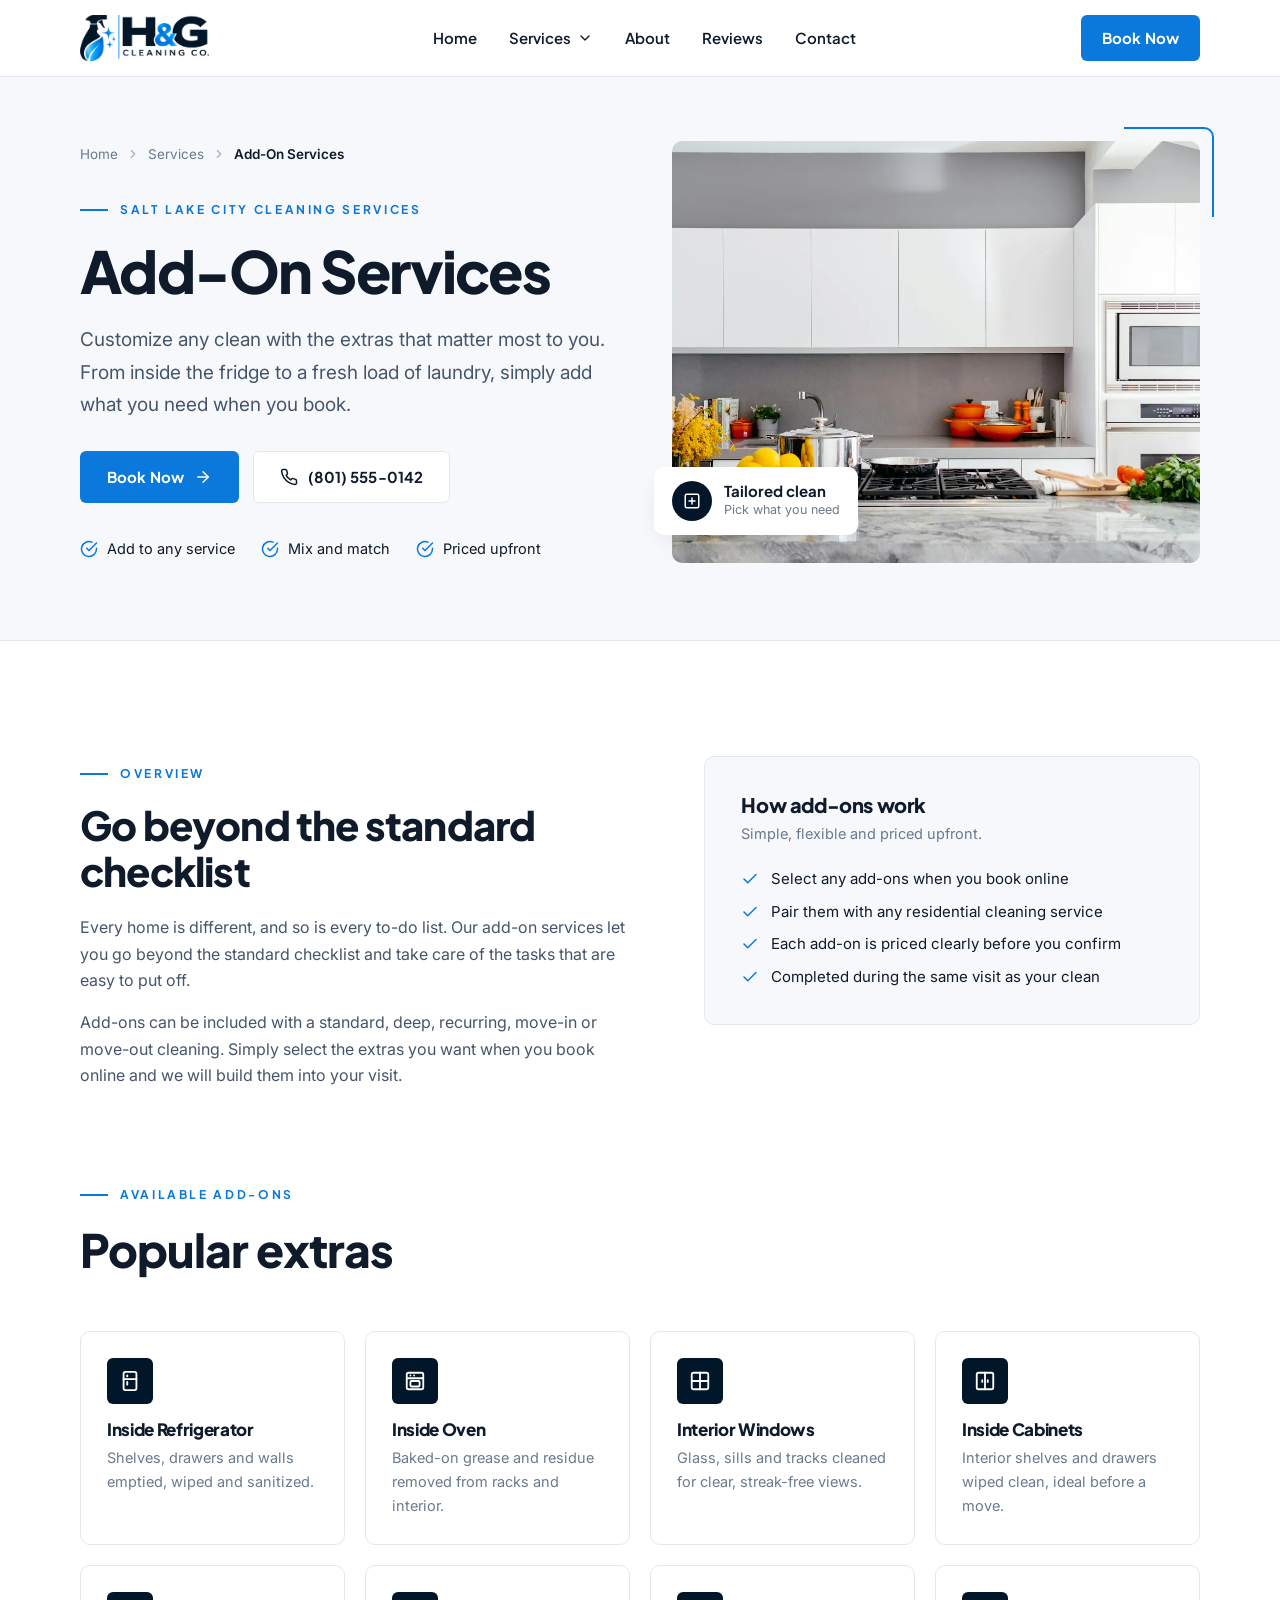
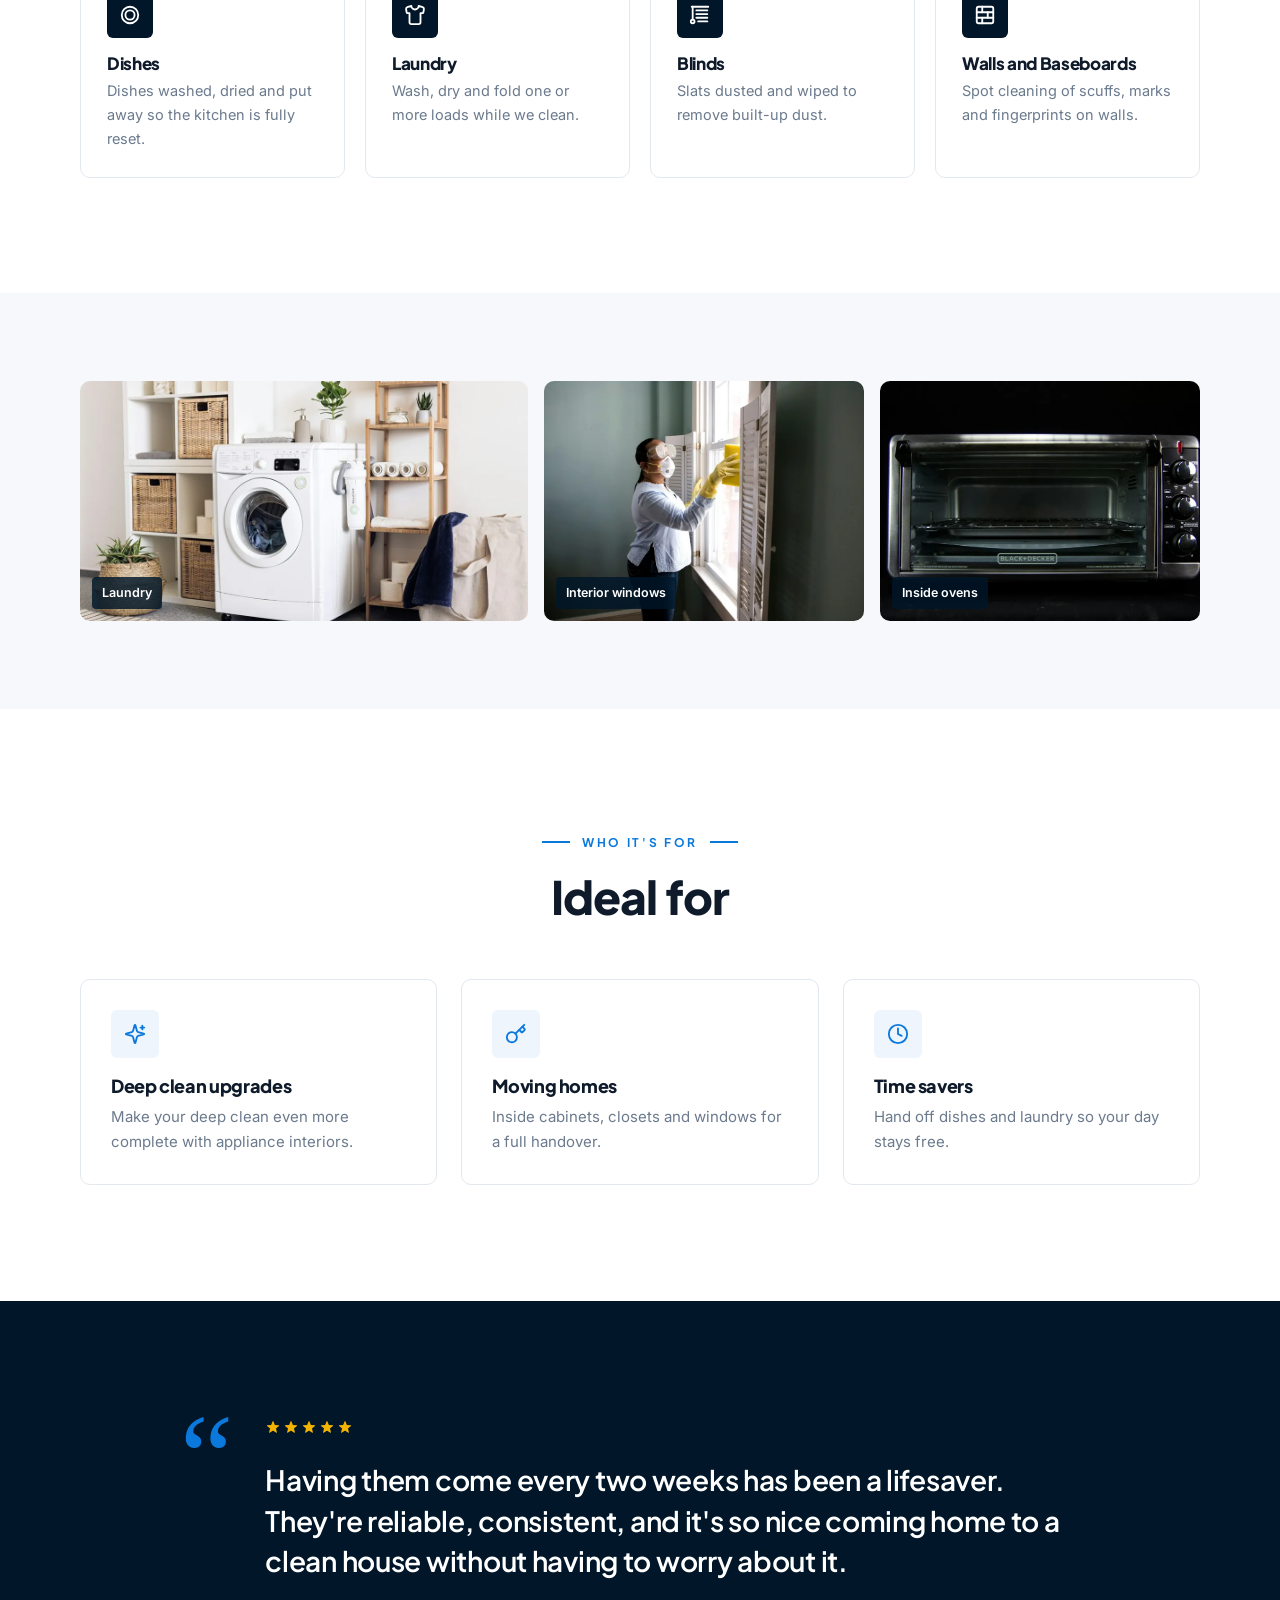
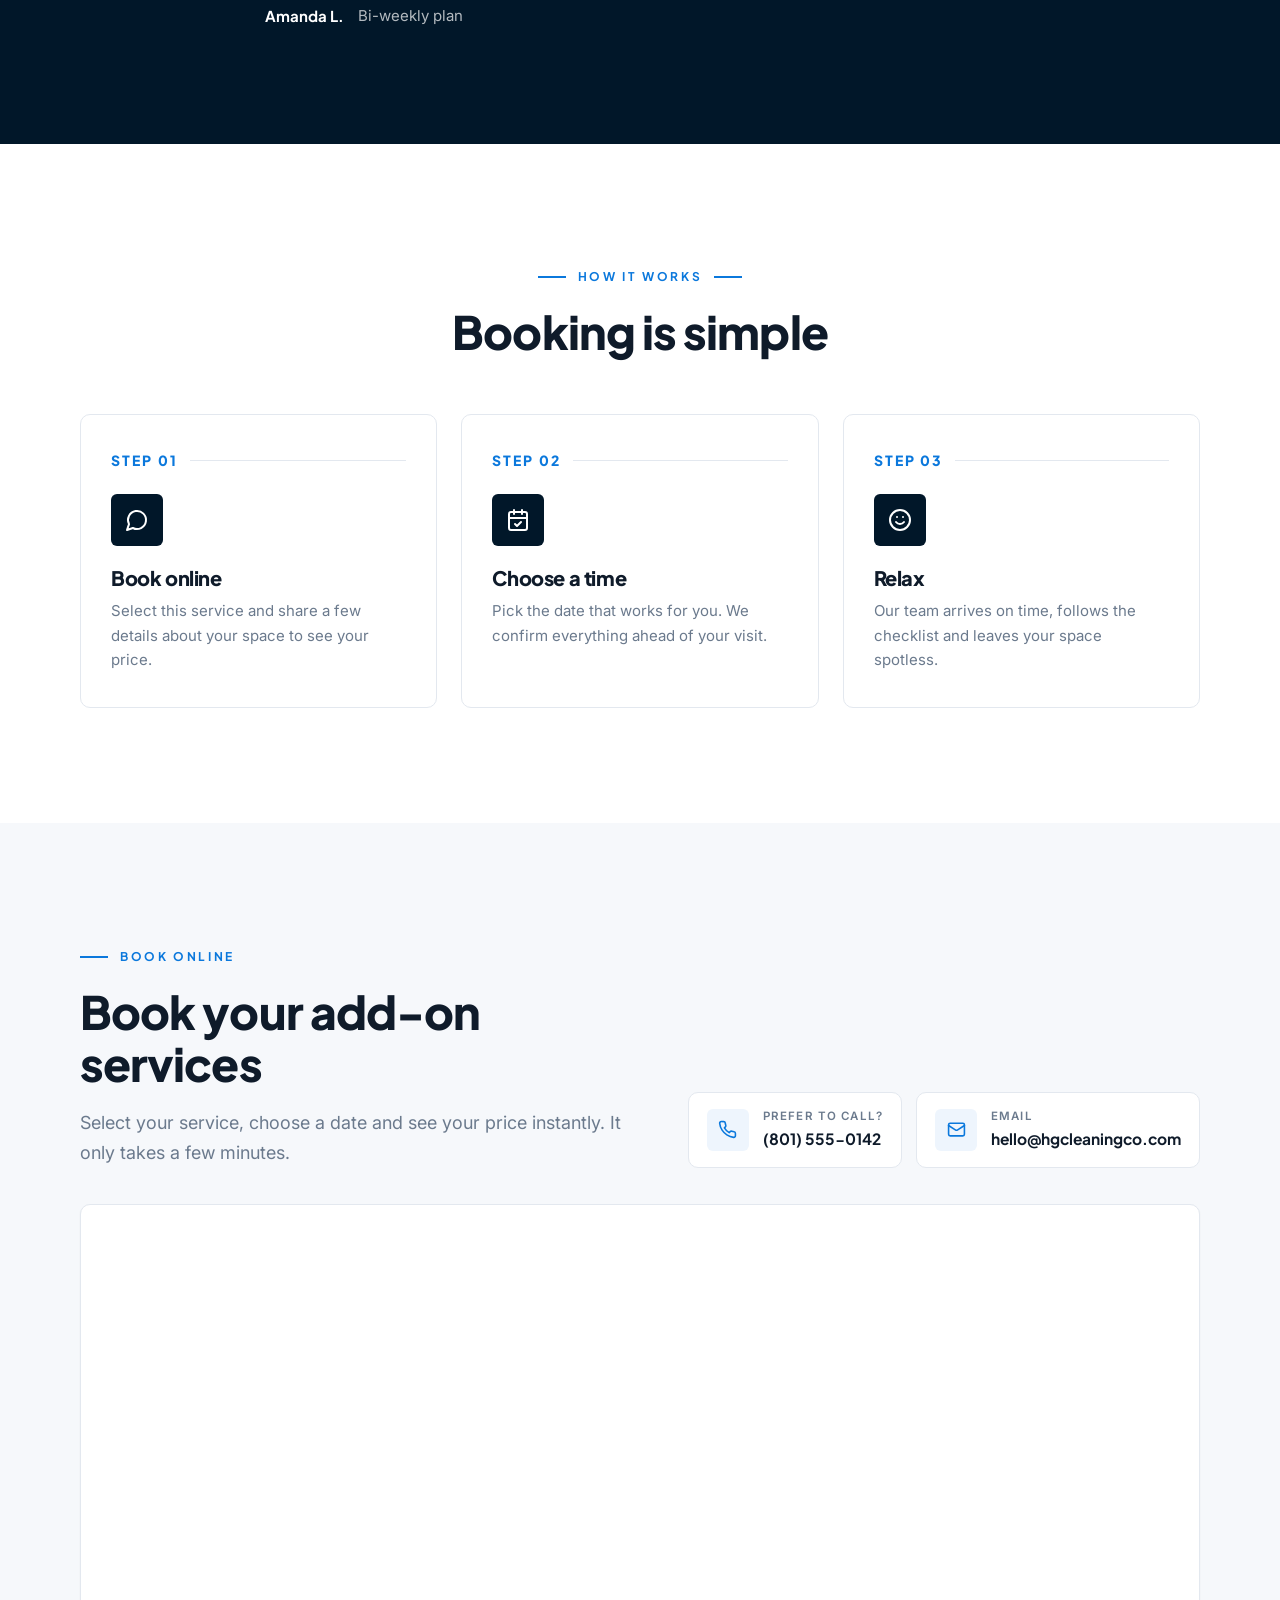
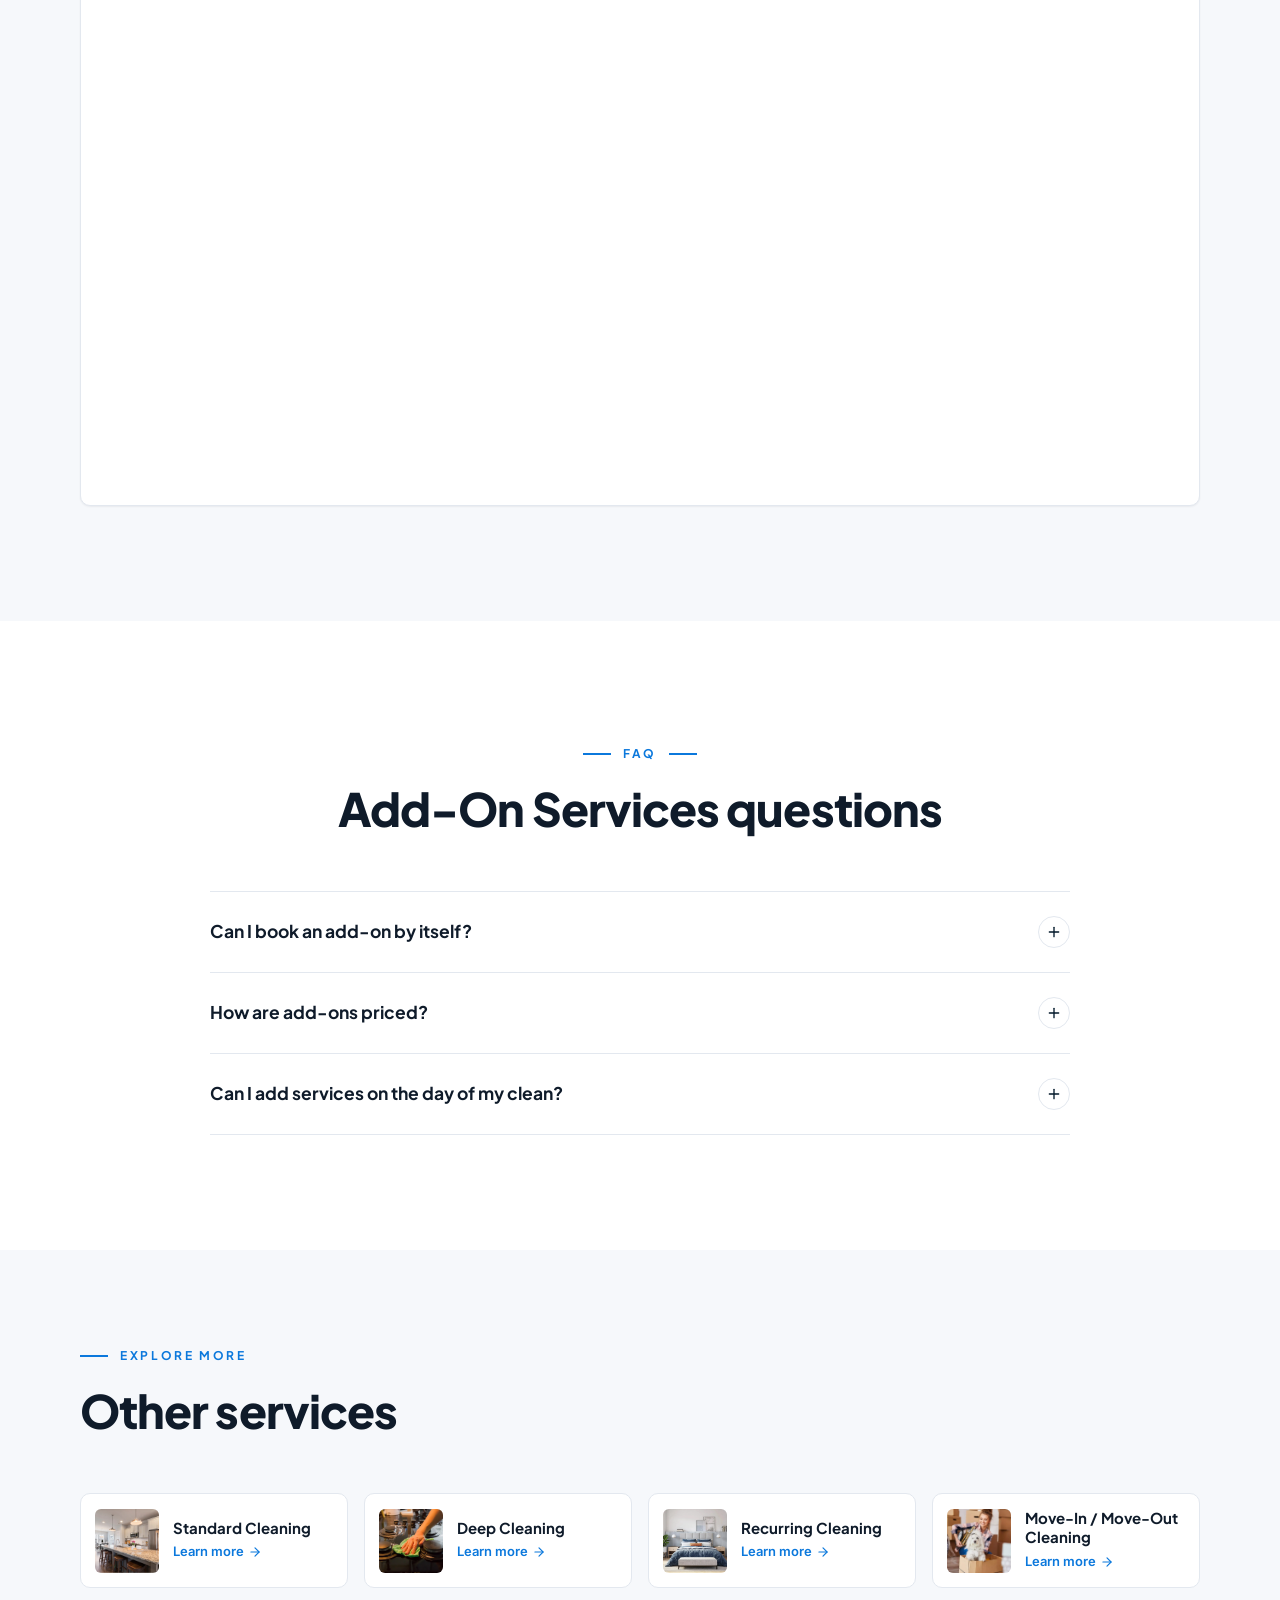
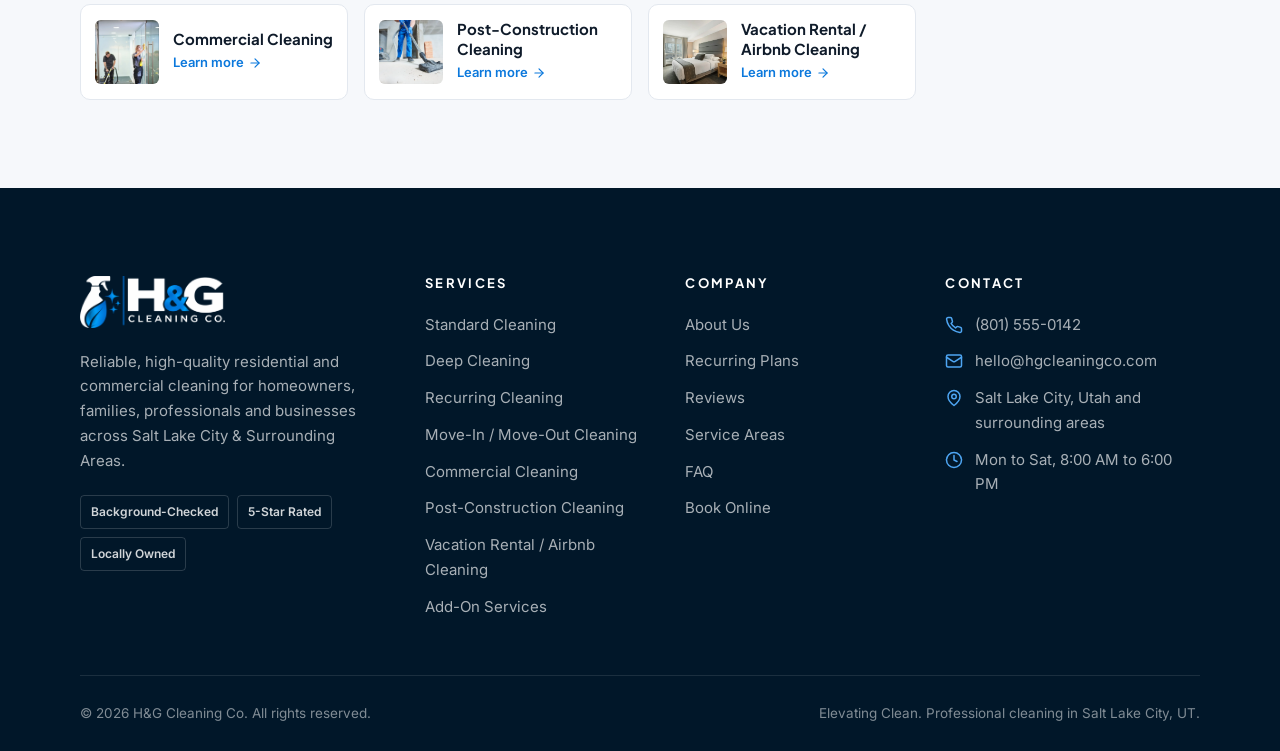
<file: services/add-on-services/index.html>
<!DOCTYPE html>
<html lang="en-US">
<head>
<meta charset="utf-8">
<meta name="viewport" content="width=device-width, initial-scale=1, viewport-fit=cover">
<title>Cleaning Add-On Services in Salt Lake City, UT | H&amp;G Cleaning Co.</title>
<meta name="description" content="Add inside fridge and oven cleaning, interior windows, cabinets, dishes, laundry and more to any H&amp;G Cleaning Co. service in Salt Lake City.">
<meta name="keywords" content="add-on services Salt Lake City, add-on services Utah, add-on services near me, H&amp;G Cleaning Co.">
<link rel="canonical" href="https://hgcleaningco.com/services/add-on-services/">
<meta name="robots" content="index, follow, max-image-preview:large">
<meta name="author" content="H&amp;G Cleaning Co.">
<meta name="theme-color" content="#011729">
<meta name="format-detection" content="telephone=yes">
<meta name="geo.region" content="US-UT">
<meta name="geo.placename" content="Salt Lake City">
<meta name="geo.position" content="40.7608;-111.891">
<meta name="ICBM" content="40.7608, -111.891">
<meta property="og:type" content="website">
<meta property="og:site_name" content="H&amp;G Cleaning Co.">
<meta property="og:locale" content="en_US">
<meta property="og:title" content="Cleaning Add-On Services in Salt Lake City, UT | H&amp;G Cleaning Co.">
<meta property="og:description" content="Add inside fridge and oven cleaning, interior windows, cabinets, dishes, laundry and more to any H&amp;G Cleaning Co. service in Salt Lake City.">
<meta property="og:url" content="https://hgcleaningco.com/services/add-on-services/">
<meta property="og:image" content="https://hgcleaningco.com/assets/og-image.jpg">
<meta property="og:image:width" content="1200">
<meta property="og:image:height" content="630">
<meta property="og:image:alt" content="H&amp;G Cleaning Co., Elevating Clean">
<meta name="twitter:card" content="summary_large_image">
<meta name="twitter:title" content="Cleaning Add-On Services in Salt Lake City, UT | H&amp;G Cleaning Co.">
<meta name="twitter:description" content="Add inside fridge and oven cleaning, interior windows, cabinets, dishes, laundry and more to any H&amp;G Cleaning Co. service in Salt Lake City.">
<meta name="twitter:image" content="https://hgcleaningco.com/assets/og-image.jpg">
<link rel="icon" href="../../favicon.ico" sizes="any">
<link rel="icon" type="image/png" sizes="32x32" href="../../assets/favicon-32.png">
<link rel="icon" type="image/png" sizes="16x16" href="../../assets/favicon-16.png">
<link rel="apple-touch-icon" href="../../assets/apple-touch-icon.png">
<link rel="manifest" href="../../site.webmanifest">
<link rel="preconnect" href="https://fonts.googleapis.com">
<link rel="preconnect" href="https://fonts.gstatic.com" crossorigin>
<link rel="stylesheet" href="https://fonts.googleapis.com/css2?family=Inter:wght@400;500;600&family=Plus+Jakarta+Sans:wght@600;700;800&display=swap">
<link rel="stylesheet" href="../../css/styles.css">
<link rel="preload" as="image" href="../../assets/img/addon-kitchen-appliances.webp" fetchpriority="high">
<script type="application/ld+json">{"@context":"https://schema.org","@type":"Service","name":"Add-On Services","serviceType":"Add-On Services","description":"Add inside fridge and oven cleaning, interior windows, cabinets, dishes, laundry and more to any H&G Cleaning Co. service in Salt Lake City.","url":"https://hgcleaningco.com/services/add-on-services/","image":"https://hgcleaningco.com/assets/img/addon-kitchen-appliances.webp","provider":{"@type":"HouseCleaningService","@id":"https://hgcleaningco.com/#business","name":"H&G Cleaning Co.","telephone":"+18015550142","url":"https://hgcleaningco.com/"},"areaServed":[{"@type":"City","name":"Salt Lake City, UT"},{"@type":"City","name":"Sandy, UT"},{"@type":"City","name":"Draper, UT"},{"@type":"City","name":"West Jordan, UT"},{"@type":"City","name":"South Jordan, UT"},{"@type":"City","name":"Murray, UT"},{"@type":"City","name":"Holladay, UT"},{"@type":"City","name":"Millcreek, UT"},{"@type":"City","name":"Cottonwood Heights, UT"},{"@type":"City","name":"Midvale, UT"},{"@type":"City","name":"Taylorsville, UT"},{"@type":"City","name":"West Valley City, UT"},{"@type":"City","name":"Riverton, UT"},{"@type":"City","name":"Herriman, UT"},{"@type":"City","name":"Bountiful, UT"}]}</script>
<script type="application/ld+json">{"@context":"https://schema.org","@type":"BreadcrumbList","itemListElement":[{"@type":"ListItem","position":1,"name":"Home","item":"https://hgcleaningco.com/"},{"@type":"ListItem","position":2,"name":"Services","item":"https://hgcleaningco.com/#services"},{"@type":"ListItem","position":3,"name":"Add-On Services","item":"https://hgcleaningco.com/services/add-on-services/"}]}</script>
<script type="application/ld+json">{"@context":"https://schema.org","@type":"FAQPage","mainEntity":[{"@type":"Question","name":"Can I book an add-on by itself?","acceptedAnswer":{"@type":"Answer","text":"Add-ons are designed to be paired with one of our cleaning services. Reach out and we will recommend the best fit for what you need."}},{"@type":"Question","name":"How are add-ons priced?","acceptedAnswer":{"@type":"Answer","text":"Each add-on is priced individually based on size and scope. You will see the price of each add-on when you book, so there are no surprises."}},{"@type":"Question","name":"Can I add services on the day of my clean?","acceptedAnswer":{"@type":"Answer","text":"If time allows, our team is happy to help. For guaranteed availability, add them when you book."}}]}</script>
</head>
<body>
<a class="skip-link" href="#main">Skip to content</a>
<header class="site-header" id="top">
  <div class="container">
    <a class="brand" href="../../" aria-label="H&amp;G Cleaning Co. home">
      <img src="../../assets/img/logo.png" alt="H&amp;G Cleaning Co. logo" width="640" height="229">
    </a>
    <nav class="nav" aria-label="Main">
      <a class="nav__link" href="../../">Home</a>
      <div class="nav__item">
        <button class="nav__link" type="button" aria-expanded="false" aria-haspopup="true">Services <svg viewBox="0 0 24 24" fill="none" stroke="currentColor" stroke-width="2" stroke-linecap="round" stroke-linejoin="round" aria-hidden="true" focusable="false"><path d="m6 9 6 6 6-6"/></svg></button>
        <div class="dropdown">
<a href="../../services/standard-cleaning/"><span class="dropdown__icon"><svg viewBox="0 0 24 24" fill="none" stroke="currentColor" stroke-width="2" stroke-linecap="round" stroke-linejoin="round" aria-hidden="true" focusable="false"><path d="M15 21v-8a1 1 0 0 0-1-1h-4a1 1 0 0 0-1 1v8"/><path d="M3 10a2 2 0 0 1 .71-1.53l7-6a2 2 0 0 1 2.58 0l7 6A2 2 0 0 1 21 10v9a2 2 0 0 1-2 2H5a2 2 0 0 1-2-2z"/></svg></span><span><strong>Standard Cleaning</strong><span class="desc">Routine upkeep for a fresh, tidy home</span></span></a>
<a href="../../services/deep-cleaning/"><span class="dropdown__icon"><svg viewBox="0 0 24 24" fill="none" stroke="currentColor" stroke-width="2" stroke-linecap="round" stroke-linejoin="round" aria-hidden="true" focusable="false"><path d="M9.94 15.5A2 2 0 0 0 8.5 14.06l-6.13-1.58a.5.5 0 0 1 0-.96L8.5 9.94A2 2 0 0 0 9.94 8.5l1.58-6.13a.5.5 0 0 1 .96 0L14.06 8.5A2 2 0 0 0 15.5 9.94l6.13 1.58a.5.5 0 0 1 0 .96L15.5 14.06a2 2 0 0 0-1.44 1.44l-1.58 6.13a.5.5 0 0 1-.96 0z"/><path d="M20 3v4"/><path d="M22 5h-4"/></svg></span><span><strong>Deep Cleaning</strong><span class="desc">Top-to-bottom detail for buildup</span></span></a>
<a href="../../services/recurring-cleaning/"><span class="dropdown__icon"><svg viewBox="0 0 24 24" fill="none" stroke="currentColor" stroke-width="2" stroke-linecap="round" stroke-linejoin="round" aria-hidden="true" focusable="false"><rect x="3" y="4" width="18" height="18" rx="2"/><path d="M16 2v4"/><path d="M8 2v4"/><path d="M3 10h18"/><path d="m9 16 2 2 4-4"/></svg></span><span><strong>Recurring Cleaning</strong><span class="desc">Weekly, bi-weekly or monthly plans</span></span></a>
<a href="../../services/move-in-move-out-cleaning/"><span class="dropdown__icon"><svg viewBox="0 0 24 24" fill="none" stroke="currentColor" stroke-width="2" stroke-linecap="round" stroke-linejoin="round" aria-hidden="true" focusable="false"><path d="m15.5 7.5 2.3 2.3a1 1 0 0 0 1.4 0l2.1-2.1a1 1 0 0 0 0-1.4L19 4"/><path d="m21 2-9.6 9.6"/><circle cx="7.5" cy="15.5" r="5.5"/></svg></span><span><strong>Move-In / Move-Out Cleaning</strong><span class="desc">Empty-home cleaning for a smooth handover</span></span></a>
<a href="../../services/commercial-cleaning/"><span class="dropdown__icon"><svg viewBox="0 0 24 24" fill="none" stroke="currentColor" stroke-width="2" stroke-linecap="round" stroke-linejoin="round" aria-hidden="true" focusable="false"><rect x="4" y="2" width="16" height="20" rx="2"/><path d="M9 22v-4h6v4"/><path d="M8 6h.01"/><path d="M16 6h.01"/><path d="M12 6h.01"/><path d="M12 10h.01"/><path d="M12 14h.01"/><path d="M16 10h.01"/><path d="M16 14h.01"/><path d="M8 10h.01"/><path d="M8 14h.01"/></svg></span><span><strong>Commercial Cleaning</strong><span class="desc">Offices, retail and commercial spaces</span></span></a>
<a href="../../services/post-construction-cleaning/"><span class="dropdown__icon"><svg viewBox="0 0 24 24" fill="none" stroke="currentColor" stroke-width="2" stroke-linecap="round" stroke-linejoin="round" aria-hidden="true" focusable="false"><path d="M10 10V5a1 1 0 0 1 1-1h2a1 1 0 0 1 1 1v5"/><path d="M14 6a6 6 0 0 1 6 6v3"/><path d="M4 15v-3a6 6 0 0 1 6-6"/><rect x="2" y="15" width="20" height="4" rx="1"/></svg></span><span><strong>Post-Construction Cleaning</strong><span class="desc">Dust and debris removal after a build</span></span></a>
<a href="../../services/airbnb-vacation-rental-cleaning/"><span class="dropdown__icon"><svg viewBox="0 0 24 24" fill="none" stroke="currentColor" stroke-width="2" stroke-linecap="round" stroke-linejoin="round" aria-hidden="true" focusable="false"><path d="M2 4v16"/><path d="M2 8h18a2 2 0 0 1 2 2v10"/><path d="M2 17h20"/><path d="M6 8v9"/></svg></span><span><strong>Vacation Rental / Airbnb Cleaning</strong><span class="desc">Guest-ready turnovers between stays</span></span></a>
<a href="../../services/add-on-services/" aria-current="page"><span class="dropdown__icon"><svg viewBox="0 0 24 24" fill="none" stroke="currentColor" stroke-width="2" stroke-linecap="round" stroke-linejoin="round" aria-hidden="true" focusable="false"><rect x="3" y="3" width="18" height="18" rx="2"/><path d="M8 12h8"/><path d="M12 8v8"/></svg></span><span><strong>Add-On Services</strong><span class="desc">Fridges, ovens, windows, laundry and more</span></span></a>
        </div>
      </div>
      <a class="nav__link" href="../../#about">About</a>
      <a class="nav__link" href="../../#reviews">Reviews</a>
      <a class="nav__link" href="#book">Contact</a>
    </nav>
    <div class="header__actions">
      <a class="btn btn--primary header__cta" href="#book">Book Now</a>
      <button class="menu-toggle" type="button" aria-label="Open menu" aria-expanded="false" aria-controls="mobile-menu"><svg class="ico-open" viewBox="0 0 24 24" fill="none" stroke="currentColor" stroke-width="2" stroke-linecap="round" stroke-linejoin="round" aria-hidden="true" focusable="false"><path d="M4 6h16"/><path d="M4 12h16"/><path d="M4 18h16"/></svg><svg class="ico-close" viewBox="0 0 24 24" fill="none" stroke="currentColor" stroke-width="2" stroke-linecap="round" stroke-linejoin="round" aria-hidden="true" focusable="false"><path d="M18 6 6 18"/><path d="m6 6 12 12"/></svg></button>
    </div>
  </div>
</header>
<nav class="mobile-menu" id="mobile-menu" aria-label="Mobile">
  <a href="../../">Home</a>
  <details open>
    <summary>Services <svg viewBox="0 0 24 24" fill="none" stroke="currentColor" stroke-width="2" stroke-linecap="round" stroke-linejoin="round" aria-hidden="true" focusable="false"><path d="m6 9 6 6 6-6"/></svg></summary>
    <ul>
<li><a href="../../services/standard-cleaning/">Standard Cleaning</a></li>
<li><a href="../../services/deep-cleaning/">Deep Cleaning</a></li>
<li><a href="../../services/recurring-cleaning/">Recurring Cleaning</a></li>
<li><a href="../../services/move-in-move-out-cleaning/">Move-In / Move-Out Cleaning</a></li>
<li><a href="../../services/commercial-cleaning/">Commercial Cleaning</a></li>
<li><a href="../../services/post-construction-cleaning/">Post-Construction Cleaning</a></li>
<li><a href="../../services/airbnb-vacation-rental-cleaning/">Vacation Rental / Airbnb Cleaning</a></li>
<li><a href="../../services/add-on-services/" aria-current="page">Add-On Services</a></li>
    </ul>
  </details>
  <a href="../../#about">About</a>
  <a href="../../#reviews">Reviews</a>
  <a href="../../#areas">Service Areas</a>
  <a href="#book">Book and Contact</a>
  <div class="mobile-menu__cta">
    <a class="btn btn--primary btn--block" href="#book">Book Now</a>
    <a class="btn btn--outline btn--block" href="tel:+18015550142"><svg viewBox="0 0 24 24" fill="none" stroke="currentColor" stroke-width="2" stroke-linecap="round" stroke-linejoin="round" aria-hidden="true" focusable="false"><path d="M22 16.92v3a2 2 0 0 1-2.18 2 19.79 19.79 0 0 1-8.63-3.07 19.5 19.5 0 0 1-6-6 19.79 19.79 0 0 1-3.07-8.67A2 2 0 0 1 4.11 2h3a2 2 0 0 1 2 1.72c.13.96.36 1.9.7 2.81a2 2 0 0 1-.45 2.11L8.09 9.91a16 16 0 0 0 6 6l1.27-1.27a2 2 0 0 1 2.11-.45c.91.34 1.85.57 2.81.7A2 2 0 0 1 22 16.92z"/></svg>Call (801) 555-0142</a>
  </div>
</nav>
<main id="main">

<section class="page-hero">
  <div class="container">
    <div>
      <nav class="breadcrumb" aria-label="Breadcrumb"><a href="../../">Home</a><svg viewBox="0 0 24 24" fill="none" stroke="currentColor" stroke-width="2" stroke-linecap="round" stroke-linejoin="round" aria-hidden="true" focusable="false"><path d="m9 18 6-6-6-6"/></svg><a href="../../#services">Services</a><svg viewBox="0 0 24 24" fill="none" stroke="currentColor" stroke-width="2" stroke-linecap="round" stroke-linejoin="round" aria-hidden="true" focusable="false"><path d="m9 18 6-6-6-6"/></svg><span aria-current="page">Add-On Services</span></nav>
      <span class="eyebrow">Salt Lake City Cleaning Services</span>
      <h1>Add-On Services</h1>
      <p class="lead">Customize any clean with the extras that matter most to you. From inside the fridge to a fresh load of laundry, simply add what you need when you book.</p>
      <div class="page-hero__actions">
        <a class="btn btn--primary" href="#book">Book Now <svg viewBox="0 0 24 24" fill="none" stroke="currentColor" stroke-width="2" stroke-linecap="round" stroke-linejoin="round" aria-hidden="true" focusable="false"><path d="M5 12h14"/><path d="m12 5 7 7-7 7"/></svg></a>
        <a class="btn btn--outline" href="tel:+18015550142"><svg viewBox="0 0 24 24" fill="none" stroke="currentColor" stroke-width="2" stroke-linecap="round" stroke-linejoin="round" aria-hidden="true" focusable="false"><path d="M22 16.92v3a2 2 0 0 1-2.18 2 19.79 19.79 0 0 1-8.63-3.07 19.5 19.5 0 0 1-6-6 19.79 19.79 0 0 1-3.07-8.67A2 2 0 0 1 4.11 2h3a2 2 0 0 1 2 1.72c.13.96.36 1.9.7 2.81a2 2 0 0 1-.45 2.11L8.09 9.91a16 16 0 0 0 6 6l1.27-1.27a2 2 0 0 1 2.11-.45c.91.34 1.85.57 2.81.7A2 2 0 0 1 22 16.92z"/></svg>(801) 555-0142</a>
      </div>
      <ul class="page-hero__facts"><li><svg viewBox="0 0 24 24" fill="none" stroke="currentColor" stroke-width="2" stroke-linecap="round" stroke-linejoin="round" aria-hidden="true" focusable="false"><path d="M22 11.08V12a10 10 0 1 1-5.93-9.14"/><path d="m9 11 3 3L22 4"/></svg>Add to any service</li><li><svg viewBox="0 0 24 24" fill="none" stroke="currentColor" stroke-width="2" stroke-linecap="round" stroke-linejoin="round" aria-hidden="true" focusable="false"><path d="M22 11.08V12a10 10 0 1 1-5.93-9.14"/><path d="m9 11 3 3L22 4"/></svg>Mix and match</li><li><svg viewBox="0 0 24 24" fill="none" stroke="currentColor" stroke-width="2" stroke-linecap="round" stroke-linejoin="round" aria-hidden="true" focusable="false"><path d="M22 11.08V12a10 10 0 1 1-5.93-9.14"/><path d="m9 11 3 3L22 4"/></svg>Priced upfront</li></ul>
    </div>
    <div class="page-hero__media">
      <img src="../../assets/img/addon-kitchen-appliances.webp" alt="Clean white kitchen with refrigerator, oven and cabinets" width="1400" height="933" fetchpriority="high">
      <div class="page-hero__chip"><span class="ico"><svg viewBox="0 0 24 24" fill="none" stroke="currentColor" stroke-width="2" stroke-linecap="round" stroke-linejoin="round" aria-hidden="true" focusable="false"><rect x="3" y="3" width="18" height="18" rx="2"/><path d="M8 12h8"/><path d="M12 8v8"/></svg></span><span><strong>Tailored clean</strong><span>Pick what you need</span></span></div>
    </div>
  </div>
</section>

<section class="section">
  <div class="container">
    <div class="detail" style="margin-bottom:clamp(48px,6vw,72px)">
      <div>
        <span class="eyebrow">Overview</span>
        <h2>Go beyond the standard checklist</h2>
        <p>Every home is different, and so is every to-do list. Our add-on services let you go beyond the standard checklist and take care of the tasks that are easy to put off.</p>
<p>Add-ons can be included with a standard, deep, recurring, move-in or move-out cleaning. Simply select the extras you want when you book online and we will build them into your visit.</p>
      </div>
      <div class="included">
        <h3>How add-ons work</h3>
        <p>Simple, flexible and priced upfront.</p>
        <ul>
          <li><svg viewBox="0 0 24 24" fill="none" stroke="currentColor" stroke-width="2" stroke-linecap="round" stroke-linejoin="round" aria-hidden="true" focusable="false"><path d="M20 6 9 17l-5-5"/></svg>Select any add-ons when you book online</li>
          <li><svg viewBox="0 0 24 24" fill="none" stroke="currentColor" stroke-width="2" stroke-linecap="round" stroke-linejoin="round" aria-hidden="true" focusable="false"><path d="M20 6 9 17l-5-5"/></svg>Pair them with any residential cleaning service</li>
          <li><svg viewBox="0 0 24 24" fill="none" stroke="currentColor" stroke-width="2" stroke-linecap="round" stroke-linejoin="round" aria-hidden="true" focusable="false"><path d="M20 6 9 17l-5-5"/></svg>Each add-on is priced clearly before you confirm</li>
          <li><svg viewBox="0 0 24 24" fill="none" stroke="currentColor" stroke-width="2" stroke-linecap="round" stroke-linejoin="round" aria-hidden="true" focusable="false"><path d="M20 6 9 17l-5-5"/></svg>Completed during the same visit as your clean</li>
        </ul>
      </div>
    </div>
    <div class="section-head">
      <span class="eyebrow">Available Add-Ons</span>
      <h2>Popular extras</h2>
    </div>
    <div class="addon-grid">
<div class="addon"><span class="ico"><svg viewBox="0 0 24 24" fill="none" stroke="currentColor" stroke-width="2" stroke-linecap="round" stroke-linejoin="round" aria-hidden="true" focusable="false"><rect x="5" y="2" width="14" height="20" rx="2"/><path d="M5 10h14"/><path d="M9 6v1"/><path d="M9 13v3"/></svg></span><h3>Inside Refrigerator</h3><p>Shelves, drawers and walls emptied, wiped and sanitized.</p></div>
<div class="addon"><span class="ico"><svg viewBox="0 0 24 24" fill="none" stroke="currentColor" stroke-width="2" stroke-linecap="round" stroke-linejoin="round" aria-hidden="true" focusable="false"><rect x="3" y="3" width="18" height="18" rx="2"/><path d="M3 9h18"/><rect x="7" y="12" width="10" height="6" rx="1"/><path d="M7 6h.01"/><path d="M11 6h.01"/></svg></span><h3>Inside Oven</h3><p>Baked-on grease and residue removed from racks and interior.</p></div>
<div class="addon"><span class="ico"><svg viewBox="0 0 24 24" fill="none" stroke="currentColor" stroke-width="2" stroke-linecap="round" stroke-linejoin="round" aria-hidden="true" focusable="false"><rect x="3" y="3" width="18" height="18" rx="2"/><path d="M12 3v18"/><path d="M3 12h18"/></svg></span><h3>Interior Windows</h3><p>Glass, sills and tracks cleaned for clear, streak-free views.</p></div>
<div class="addon"><span class="ico"><svg viewBox="0 0 24 24" fill="none" stroke="currentColor" stroke-width="2" stroke-linecap="round" stroke-linejoin="round" aria-hidden="true" focusable="false"><rect x="3" y="3" width="18" height="18" rx="2"/><path d="M12 3v18"/><path d="M9 11v2"/><path d="M15 11v2"/></svg></span><h3>Inside Cabinets</h3><p>Interior shelves and drawers wiped clean, ideal before a move.</p></div>
<div class="addon"><span class="ico"><svg viewBox="0 0 24 24" fill="none" stroke="currentColor" stroke-width="2" stroke-linecap="round" stroke-linejoin="round" aria-hidden="true" focusable="false"><circle cx="12" cy="12" r="9"/><circle cx="12" cy="12" r="5"/></svg></span><h3>Dishes</h3><p>Dishes washed, dried and put away so the kitchen is fully reset.</p></div>
<div class="addon"><span class="ico"><svg viewBox="0 0 24 24" fill="none" stroke="currentColor" stroke-width="2" stroke-linecap="round" stroke-linejoin="round" aria-hidden="true" focusable="false"><path d="M20.38 3.46 16 2a4 4 0 0 1-8 0L3.62 3.46a2 2 0 0 0-1.34 2.23l.58 3.47a1 1 0 0 0 .99.84H6v10c0 1.1.9 2 2 2h8a2 2 0 0 0 2-2V10h2.15a1 1 0 0 0 .99-.84l.58-3.47a2 2 0 0 0-1.34-2.23z"/></svg></span><h3>Laundry</h3><p>Wash, dry and fold one or more loads while we clean.</p></div>
<div class="addon"><span class="ico"><svg viewBox="0 0 24 24" fill="none" stroke="currentColor" stroke-width="2" stroke-linecap="round" stroke-linejoin="round" aria-hidden="true" focusable="false"><path d="M3 3h18"/><path d="M20 7H8"/><path d="M20 11H8"/><path d="M10 19h10"/><path d="M8 15h12"/><path d="M4 3v14"/><circle cx="4" cy="19" r="2"/></svg></span><h3>Blinds</h3><p>Slats dusted and wiped to remove built-up dust.</p></div>
<div class="addon"><span class="ico"><svg viewBox="0 0 24 24" fill="none" stroke="currentColor" stroke-width="2" stroke-linecap="round" stroke-linejoin="round" aria-hidden="true" focusable="false"><rect x="3" y="3" width="18" height="18" rx="2"/><path d="M3 9h18"/><path d="M3 15h18"/><path d="M9 3v6"/><path d="M15 9v6"/><path d="M9 15v6"/></svg></span><h3>Walls and Baseboards</h3><p>Spot cleaning of scuffs, marks and fingerprints on walls.</p></div>
    </div>
  </div>
</section>

<section class="section section--soft" style="padding-top:clamp(56px,7vw,88px);padding-bottom:clamp(56px,7vw,88px)">
  <div class="container">
    <div class="gallery">
<figure><img src="../../assets/img/addon-laundry-room.webp" alt="Neat laundry room with a washing machine and folded towels" width="1000" height="667" loading="lazy"><figcaption>Laundry</figcaption></figure>
<figure><img src="../../assets/img/addon-interior-windows.webp" alt="Cleaner washing the inside of a window" width="1000" height="667" loading="lazy"><figcaption>Interior windows</figcaption></figure>
<figure><img src="../../assets/img/addon-inside-oven.webp" alt="Clean oven interior" width="1000" height="667" loading="lazy"><figcaption>Inside ovens</figcaption></figure>
    </div>
  </div>
</section>

<section class="section">
  <div class="container">
    <div class="section-head section-head--center">
      <span class="eyebrow">Who It's For</span>
      <h2>Ideal for</h2>
    </div>
    <div class="ideal">
<div class="ideal__card"><span class="ico"><svg viewBox="0 0 24 24" fill="none" stroke="currentColor" stroke-width="2" stroke-linecap="round" stroke-linejoin="round" aria-hidden="true" focusable="false"><path d="M9.94 15.5A2 2 0 0 0 8.5 14.06l-6.13-1.58a.5.5 0 0 1 0-.96L8.5 9.94A2 2 0 0 0 9.94 8.5l1.58-6.13a.5.5 0 0 1 .96 0L14.06 8.5A2 2 0 0 0 15.5 9.94l6.13 1.58a.5.5 0 0 1 0 .96L15.5 14.06a2 2 0 0 0-1.44 1.44l-1.58 6.13a.5.5 0 0 1-.96 0z"/><path d="M20 3v4"/><path d="M22 5h-4"/></svg></span><h3>Deep clean upgrades</h3><p>Make your deep clean even more complete with appliance interiors.</p></div>
<div class="ideal__card"><span class="ico"><svg viewBox="0 0 24 24" fill="none" stroke="currentColor" stroke-width="2" stroke-linecap="round" stroke-linejoin="round" aria-hidden="true" focusable="false"><path d="m15.5 7.5 2.3 2.3a1 1 0 0 0 1.4 0l2.1-2.1a1 1 0 0 0 0-1.4L19 4"/><path d="m21 2-9.6 9.6"/><circle cx="7.5" cy="15.5" r="5.5"/></svg></span><h3>Moving homes</h3><p>Inside cabinets, closets and windows for a full handover.</p></div>
<div class="ideal__card"><span class="ico"><svg viewBox="0 0 24 24" fill="none" stroke="currentColor" stroke-width="2" stroke-linecap="round" stroke-linejoin="round" aria-hidden="true" focusable="false"><circle cx="12" cy="12" r="10"/><path d="M12 6v6l4 2"/></svg></span><h3>Time savers</h3><p>Hand off dishes and laundry so your day stays free.</p></div>
    </div>
  </div>
</section>

<section class="section section--navy">
  <div class="container">
    <div class="feature-quote">
      <div class="feature-quote__mark" aria-hidden="true">&ldquo;</div>
      <div>
        <span class="stars" aria-label="5 out of 5 stars"><svg viewBox="0 0 24 24" fill="currentColor" stroke="none" aria-hidden="true" focusable="false"><path d="M11.48 3.5a.56.56 0 0 1 1.04 0l2.13 5.11a.56.56 0 0 0 .48.35l5.52.44c.5.04.7.66.32.99l-4.2 3.6a.56.56 0 0 0-.18.56l1.28 5.39a.56.56 0 0 1-.84.61l-4.72-2.89a.56.56 0 0 0-.59 0l-4.73 2.89a.56.56 0 0 1-.84-.61l1.28-5.39a.56.56 0 0 0-.18-.56l-4.2-3.6a.56.56 0 0 1 .32-.99l5.52-.44a.56.56 0 0 0 .47-.35z"/></svg><svg viewBox="0 0 24 24" fill="currentColor" stroke="none" aria-hidden="true" focusable="false"><path d="M11.48 3.5a.56.56 0 0 1 1.04 0l2.13 5.11a.56.56 0 0 0 .48.35l5.52.44c.5.04.7.66.32.99l-4.2 3.6a.56.56 0 0 0-.18.56l1.28 5.39a.56.56 0 0 1-.84.61l-4.72-2.89a.56.56 0 0 0-.59 0l-4.73 2.89a.56.56 0 0 1-.84-.61l1.28-5.39a.56.56 0 0 0-.18-.56l-4.2-3.6a.56.56 0 0 1 .32-.99l5.52-.44a.56.56 0 0 0 .47-.35z"/></svg><svg viewBox="0 0 24 24" fill="currentColor" stroke="none" aria-hidden="true" focusable="false"><path d="M11.48 3.5a.56.56 0 0 1 1.04 0l2.13 5.11a.56.56 0 0 0 .48.35l5.52.44c.5.04.7.66.32.99l-4.2 3.6a.56.56 0 0 0-.18.56l1.28 5.39a.56.56 0 0 1-.84.61l-4.72-2.89a.56.56 0 0 0-.59 0l-4.73 2.89a.56.56 0 0 1-.84-.61l1.28-5.39a.56.56 0 0 0-.18-.56l-4.2-3.6a.56.56 0 0 1 .32-.99l5.52-.44a.56.56 0 0 0 .47-.35z"/></svg><svg viewBox="0 0 24 24" fill="currentColor" stroke="none" aria-hidden="true" focusable="false"><path d="M11.48 3.5a.56.56 0 0 1 1.04 0l2.13 5.11a.56.56 0 0 0 .48.35l5.52.44c.5.04.7.66.32.99l-4.2 3.6a.56.56 0 0 0-.18.56l1.28 5.39a.56.56 0 0 1-.84.61l-4.72-2.89a.56.56 0 0 0-.59 0l-4.73 2.89a.56.56 0 0 1-.84-.61l1.28-5.39a.56.56 0 0 0-.18-.56l-4.2-3.6a.56.56 0 0 1 .32-.99l5.52-.44a.56.56 0 0 0 .47-.35z"/></svg><svg viewBox="0 0 24 24" fill="currentColor" stroke="none" aria-hidden="true" focusable="false"><path d="M11.48 3.5a.56.56 0 0 1 1.04 0l2.13 5.11a.56.56 0 0 0 .48.35l5.52.44c.5.04.7.66.32.99l-4.2 3.6a.56.56 0 0 0-.18.56l1.28 5.39a.56.56 0 0 1-.84.61l-4.72-2.89a.56.56 0 0 0-.59 0l-4.73 2.89a.56.56 0 0 1-.84-.61l1.28-5.39a.56.56 0 0 0-.18-.56l-4.2-3.6a.56.56 0 0 1 .32-.99l5.52-.44a.56.56 0 0 0 .47-.35z"/></svg></span>
        <blockquote style="margin-top:18px">Having them come every two weeks has been a lifesaver. They&#x27;re reliable, consistent, and it&#x27;s so nice coming home to a clean house without having to worry about it.</blockquote>
        <cite><strong>Amanda L.</strong> Bi-weekly plan</cite>
      </div>
    </div>
  </div>
</section>

<section class="section">
  <div class="container">
    <div class="section-head section-head--center">
      <span class="eyebrow">How It Works</span>
      <h2>Booking is simple</h2>
    </div>
    <div class="steps">
      <div class="step"><div class="step__num">STEP 01</div><div class="step__icon"><svg viewBox="0 0 24 24" fill="none" stroke="currentColor" stroke-width="2" stroke-linecap="round" stroke-linejoin="round" aria-hidden="true" focusable="false"><path d="M7.9 20A9 9 0 1 0 4 16.1L2 22Z"/></svg></div><h3>Book online</h3><p>Select this service and share a few details about your space to see your price.</p></div>
      <div class="step"><div class="step__num">STEP 02</div><div class="step__icon"><svg viewBox="0 0 24 24" fill="none" stroke="currentColor" stroke-width="2" stroke-linecap="round" stroke-linejoin="round" aria-hidden="true" focusable="false"><rect x="3" y="4" width="18" height="18" rx="2"/><path d="M16 2v4"/><path d="M8 2v4"/><path d="M3 10h18"/><path d="m9 16 2 2 4-4"/></svg></div><h3>Choose a time</h3><p>Pick the date that works for you. We confirm everything ahead of your visit.</p></div>
      <div class="step"><div class="step__num">STEP 03</div><div class="step__icon"><svg viewBox="0 0 24 24" fill="none" stroke="currentColor" stroke-width="2" stroke-linecap="round" stroke-linejoin="round" aria-hidden="true" focusable="false"><circle cx="12" cy="12" r="10"/><path d="M8 14s1.5 2 4 2 4-2 4-2"/><path d="M9 9h.01"/><path d="M15 9h.01"/></svg></div><h3>Relax</h3><p>Our team arrives on time, follows the checklist and leaves your space spotless.</p></div>
    </div>
  </div>
</section>

<section class="section section--soft booking" id="book">
  <div class="container">
    <div class="booking__head">
      <div class="section-head">
        <span class="eyebrow">Book Online</span>
        <h2>Book your add-on services</h2>
        <p>Select your service, choose a date and see your price instantly. It only takes a few minutes.</p>
      </div>
      <div class="booking__contact">
        <a href="tel:+18015550142"><span class="ico"><svg viewBox="0 0 24 24" fill="none" stroke="currentColor" stroke-width="2" stroke-linecap="round" stroke-linejoin="round" aria-hidden="true" focusable="false"><path d="M22 16.92v3a2 2 0 0 1-2.18 2 19.79 19.79 0 0 1-8.63-3.07 19.5 19.5 0 0 1-6-6 19.79 19.79 0 0 1-3.07-8.67A2 2 0 0 1 4.11 2h3a2 2 0 0 1 2 1.72c.13.96.36 1.9.7 2.81a2 2 0 0 1-.45 2.11L8.09 9.91a16 16 0 0 0 6 6l1.27-1.27a2 2 0 0 1 2.11-.45c.91.34 1.85.57 2.81.7A2 2 0 0 1 22 16.92z"/></svg></span><span><small>Prefer to call?</small><strong>(801) 555-0142</strong></span></a>
        <a href="mailto:hello@hgcleaningco.com"><span class="ico"><svg viewBox="0 0 24 24" fill="none" stroke="currentColor" stroke-width="2" stroke-linecap="round" stroke-linejoin="round" aria-hidden="true" focusable="false"><rect x="2" y="4" width="20" height="16" rx="2"/><path d="m22 7-8.97 5.7a1.94 1.94 0 0 1-2.06 0L2 7"/></svg></span><span><small>Email</small><strong>hello@hgcleaningco.com</strong></span></a>
      </div>
    </div>
    <div class="booking__frame">
      <iframe src="https://hgcleaningco.bookingkoala.com/booknow?embed=true" title="Book a cleaning with H&amp;G Cleaning Co." width="100%" scrolling="yes" loading="lazy" allow="payment"></iframe>
    </div>
  </div>
</section>

<section class="section" id="faq">
  <div class="container">
    <div class="section-head section-head--center">
      <span class="eyebrow">FAQ</span>
      <h2>Add-On Services questions</h2>
    </div>
    <div class="faq">
<details><summary>Can I book an add-on by itself?<span class="pm"><svg viewBox="0 0 24 24" fill="none" stroke="currentColor" stroke-width="2" stroke-linecap="round" stroke-linejoin="round" aria-hidden="true" focusable="false"><path d="M12 5v14"/><path d="M5 12h14"/></svg></span></summary><div><p>Add-ons are designed to be paired with one of our cleaning services. Reach out and we will recommend the best fit for what you need.</p></div></details>
<details><summary>How are add-ons priced?<span class="pm"><svg viewBox="0 0 24 24" fill="none" stroke="currentColor" stroke-width="2" stroke-linecap="round" stroke-linejoin="round" aria-hidden="true" focusable="false"><path d="M12 5v14"/><path d="M5 12h14"/></svg></span></summary><div><p>Each add-on is priced individually based on size and scope. You will see the price of each add-on when you book, so there are no surprises.</p></div></details>
<details><summary>Can I add services on the day of my clean?<span class="pm"><svg viewBox="0 0 24 24" fill="none" stroke="currentColor" stroke-width="2" stroke-linecap="round" stroke-linejoin="round" aria-hidden="true" focusable="false"><path d="M12 5v14"/><path d="M5 12h14"/></svg></span></summary><div><p>If time allows, our team is happy to help. For guaranteed availability, add them when you book.</p></div></details>
    </div>
  </div>
</section>

<section class="section section--soft" style="padding-top:clamp(56px,7vw,88px);padding-bottom:clamp(56px,7vw,88px)">
  <div class="container">
    <div class="section-head">
      <span class="eyebrow">Explore More</span>
      <h2>Other services</h2>
    </div>
    <div class="other-services">
<a class="mini-card" href="../standard-cleaning/"><img src="../../assets/img/standard-kitchen-island.webp" alt="" width="64" height="64" loading="lazy"><span><strong>Standard Cleaning</strong><span>Learn more <svg viewBox="0 0 24 24" fill="none" stroke="currentColor" stroke-width="2" stroke-linecap="round" stroke-linejoin="round" aria-hidden="true" focusable="false"><path d="M5 12h14"/><path d="m12 5 7 7-7 7"/></svg></span></span></a>
<a class="mini-card" href="../deep-cleaning/"><img src="../../assets/img/deep-stovetop-detail.webp" alt="" width="64" height="64" loading="lazy"><span><strong>Deep Cleaning</strong><span>Learn more <svg viewBox="0 0 24 24" fill="none" stroke="currentColor" stroke-width="2" stroke-linecap="round" stroke-linejoin="round" aria-hidden="true" focusable="false"><path d="M5 12h14"/><path d="m12 5 7 7-7 7"/></svg></span></span></a>
<a class="mini-card" href="../recurring-cleaning/"><img src="../../assets/img/recurring-made-bedroom.webp" alt="" width="64" height="64" loading="lazy"><span><strong>Recurring Cleaning</strong><span>Learn more <svg viewBox="0 0 24 24" fill="none" stroke="currentColor" stroke-width="2" stroke-linecap="round" stroke-linejoin="round" aria-hidden="true" focusable="false"><path d="M5 12h14"/><path d="m12 5 7 7-7 7"/></svg></span></span></a>
<a class="mini-card" href="../move-in-move-out-cleaning/"><img src="../../assets/img/move-moving-day-boxes.webp" alt="" width="64" height="64" loading="lazy"><span><strong>Move-In / Move-Out Cleaning</strong><span>Learn more <svg viewBox="0 0 24 24" fill="none" stroke="currentColor" stroke-width="2" stroke-linecap="round" stroke-linejoin="round" aria-hidden="true" focusable="false"><path d="M5 12h14"/><path d="m12 5 7 7-7 7"/></svg></span></span></a>
<a class="mini-card" href="../commercial-cleaning/"><img src="../../assets/img/commercial-office-glass.webp" alt="" width="64" height="64" loading="lazy"><span><strong>Commercial Cleaning</strong><span>Learn more <svg viewBox="0 0 24 24" fill="none" stroke="currentColor" stroke-width="2" stroke-linecap="round" stroke-linejoin="round" aria-hidden="true" focusable="false"><path d="M5 12h14"/><path d="m12 5 7 7-7 7"/></svg></span></span></a>
<a class="mini-card" href="../post-construction-cleaning/"><img src="../../assets/img/construction-dust-vacuum.webp" alt="" width="64" height="64" loading="lazy"><span><strong>Post-Construction Cleaning</strong><span>Learn more <svg viewBox="0 0 24 24" fill="none" stroke="currentColor" stroke-width="2" stroke-linecap="round" stroke-linejoin="round" aria-hidden="true" focusable="false"><path d="M5 12h14"/><path d="m12 5 7 7-7 7"/></svg></span></span></a>
<a class="mini-card" href="../airbnb-vacation-rental-cleaning/"><img src="../../assets/img/rental-guest-bedroom.webp" alt="" width="64" height="64" loading="lazy"><span><strong>Vacation Rental / Airbnb Cleaning</strong><span>Learn more <svg viewBox="0 0 24 24" fill="none" stroke="currentColor" stroke-width="2" stroke-linecap="round" stroke-linejoin="round" aria-hidden="true" focusable="false"><path d="M5 12h14"/><path d="m12 5 7 7-7 7"/></svg></span></span></a>
    </div>
  </div>
</section>

</main>
<footer class="site-footer">
  <div class="container">
    <div class="footer__top">
      <div class="footer__brand">
        <img src="../../assets/img/logo-white.png" alt="H&amp;G Cleaning Co." width="640" height="229" loading="lazy">
        <p>Reliable, high-quality residential and commercial cleaning for homeowners, families, professionals and businesses across Salt Lake City & Surrounding Areas.</p>
        <div class="footer__badges"><span>Background-Checked</span><span>5-Star Rated</span><span>Locally Owned</span></div>
      </div>
      <div>
        <h3>Services</h3>
        <ul>
<li><a href="../../services/standard-cleaning/">Standard Cleaning</a></li>
<li><a href="../../services/deep-cleaning/">Deep Cleaning</a></li>
<li><a href="../../services/recurring-cleaning/">Recurring Cleaning</a></li>
<li><a href="../../services/move-in-move-out-cleaning/">Move-In / Move-Out Cleaning</a></li>
<li><a href="../../services/commercial-cleaning/">Commercial Cleaning</a></li>
<li><a href="../../services/post-construction-cleaning/">Post-Construction Cleaning</a></li>
<li><a href="../../services/airbnb-vacation-rental-cleaning/">Vacation Rental / Airbnb Cleaning</a></li>
<li><a href="../../services/add-on-services/">Add-On Services</a></li>
        </ul>
      </div>
      <div>
        <h3>Company</h3>
        <ul>
          <li><a href="../../#about">About Us</a></li>
          <li><a href="../../services/recurring-cleaning/">Recurring Plans</a></li>
          <li><a href="../../#reviews">Reviews</a></li>
          <li><a href="../../#areas">Service Areas</a></li>
          <li><a href="../../#faq">FAQ</a></li>
          <li><a href="#book">Book Online</a></li>
        </ul>
      </div>
      <div>
        <h3>Contact</h3>
        <ul class="footer__contact">
          <li><svg viewBox="0 0 24 24" fill="none" stroke="currentColor" stroke-width="2" stroke-linecap="round" stroke-linejoin="round" aria-hidden="true" focusable="false"><path d="M22 16.92v3a2 2 0 0 1-2.18 2 19.79 19.79 0 0 1-8.63-3.07 19.5 19.5 0 0 1-6-6 19.79 19.79 0 0 1-3.07-8.67A2 2 0 0 1 4.11 2h3a2 2 0 0 1 2 1.72c.13.96.36 1.9.7 2.81a2 2 0 0 1-.45 2.11L8.09 9.91a16 16 0 0 0 6 6l1.27-1.27a2 2 0 0 1 2.11-.45c.91.34 1.85.57 2.81.7A2 2 0 0 1 22 16.92z"/></svg><a href="tel:+18015550142">(801) 555-0142</a></li>
          <li><svg viewBox="0 0 24 24" fill="none" stroke="currentColor" stroke-width="2" stroke-linecap="round" stroke-linejoin="round" aria-hidden="true" focusable="false"><rect x="2" y="4" width="20" height="16" rx="2"/><path d="m22 7-8.97 5.7a1.94 1.94 0 0 1-2.06 0L2 7"/></svg><a href="mailto:hello@hgcleaningco.com">hello@hgcleaningco.com</a></li>
          <li><svg viewBox="0 0 24 24" fill="none" stroke="currentColor" stroke-width="2" stroke-linecap="round" stroke-linejoin="round" aria-hidden="true" focusable="false"><path d="M20 10c0 6-8 12-8 12s-8-6-8-12a8 8 0 0 1 16 0Z"/><circle cx="12" cy="10" r="3"/></svg><span>Salt Lake City, Utah and surrounding areas</span></li>
          <li><svg viewBox="0 0 24 24" fill="none" stroke="currentColor" stroke-width="2" stroke-linecap="round" stroke-linejoin="round" aria-hidden="true" focusable="false"><circle cx="12" cy="12" r="10"/><path d="M12 6v6l4 2"/></svg><span>Mon to Sat, 8:00 AM to 6:00 PM</span></li>
        </ul>
      </div>
    </div>
    <div class="footer__bottom">
      <span>&copy; <span data-year>2026</span> H&amp;G Cleaning Co. All rights reserved.</span>
      <span>Elevating Clean. Professional cleaning in Salt Lake City, UT.</span>
    </div>
  </div>
</footer>
<div class="mobile-bar">
  <a class="btn btn--outline" href="tel:+18015550142"><svg viewBox="0 0 24 24" fill="none" stroke="currentColor" stroke-width="2" stroke-linecap="round" stroke-linejoin="round" aria-hidden="true" focusable="false"><path d="M22 16.92v3a2 2 0 0 1-2.18 2 19.79 19.79 0 0 1-8.63-3.07 19.5 19.5 0 0 1-6-6 19.79 19.79 0 0 1-3.07-8.67A2 2 0 0 1 4.11 2h3a2 2 0 0 1 2 1.72c.13.96.36 1.9.7 2.81a2 2 0 0 1-.45 2.11L8.09 9.91a16 16 0 0 0 6 6l1.27-1.27a2 2 0 0 1 2.11-.45c.91.34 1.85.57 2.81.7A2 2 0 0 1 22 16.92z"/></svg>Call</a>
  <a class="btn btn--primary" href="#book">Book Now</a>
</div>
<script src="../../js/main.js" defer></script>
</body>
</html>
</file>
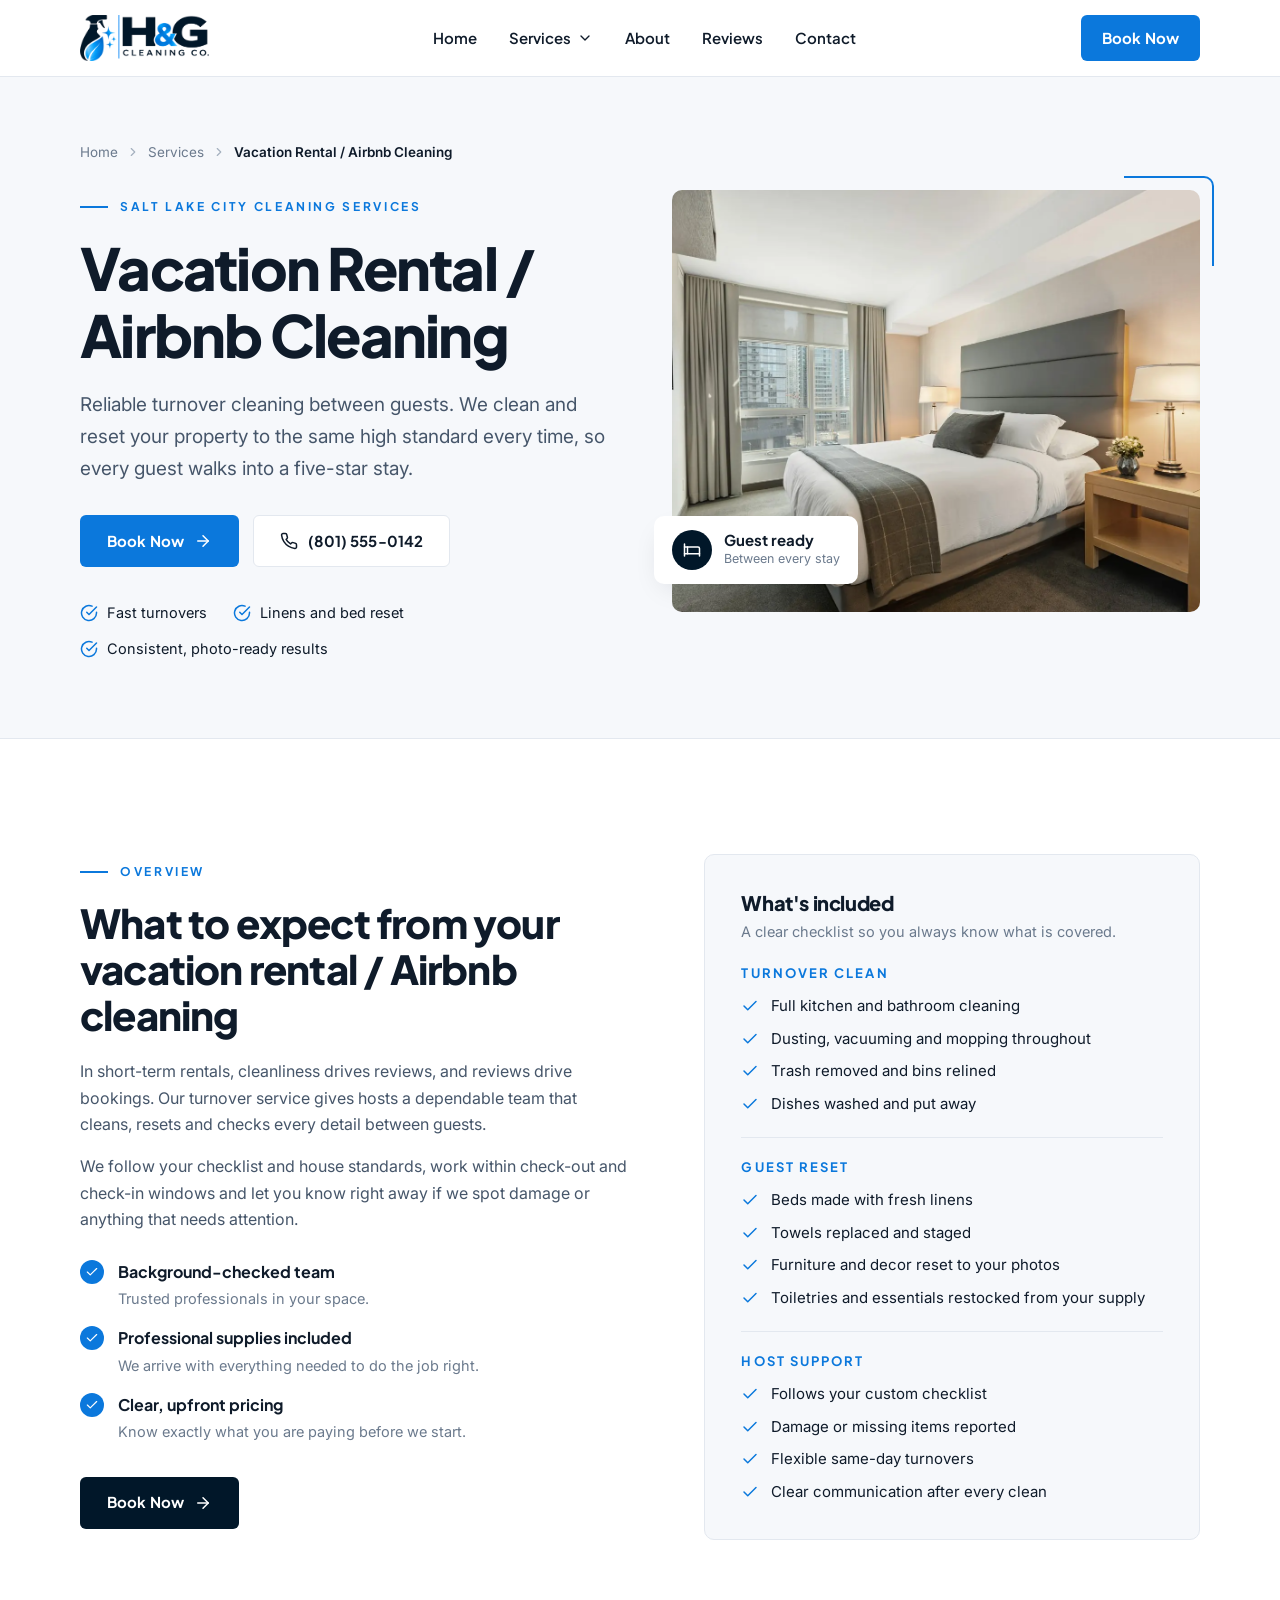
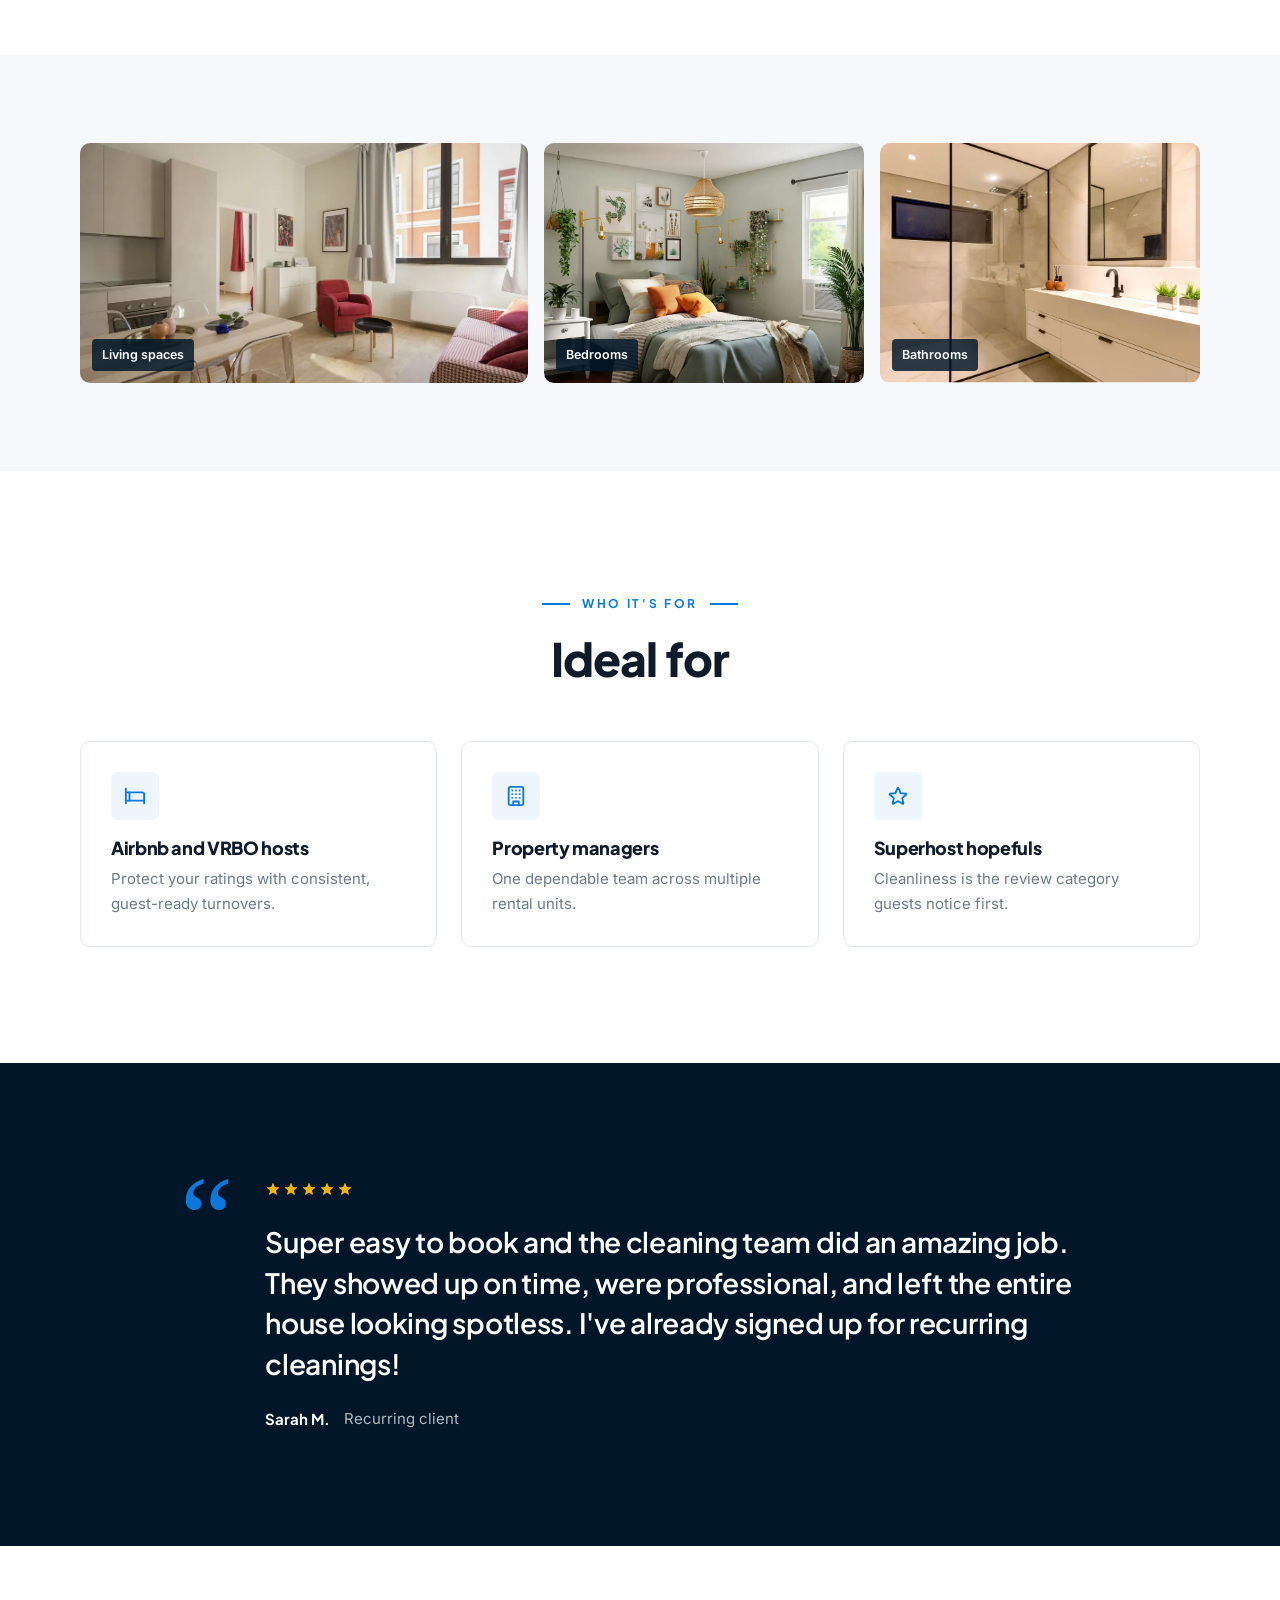
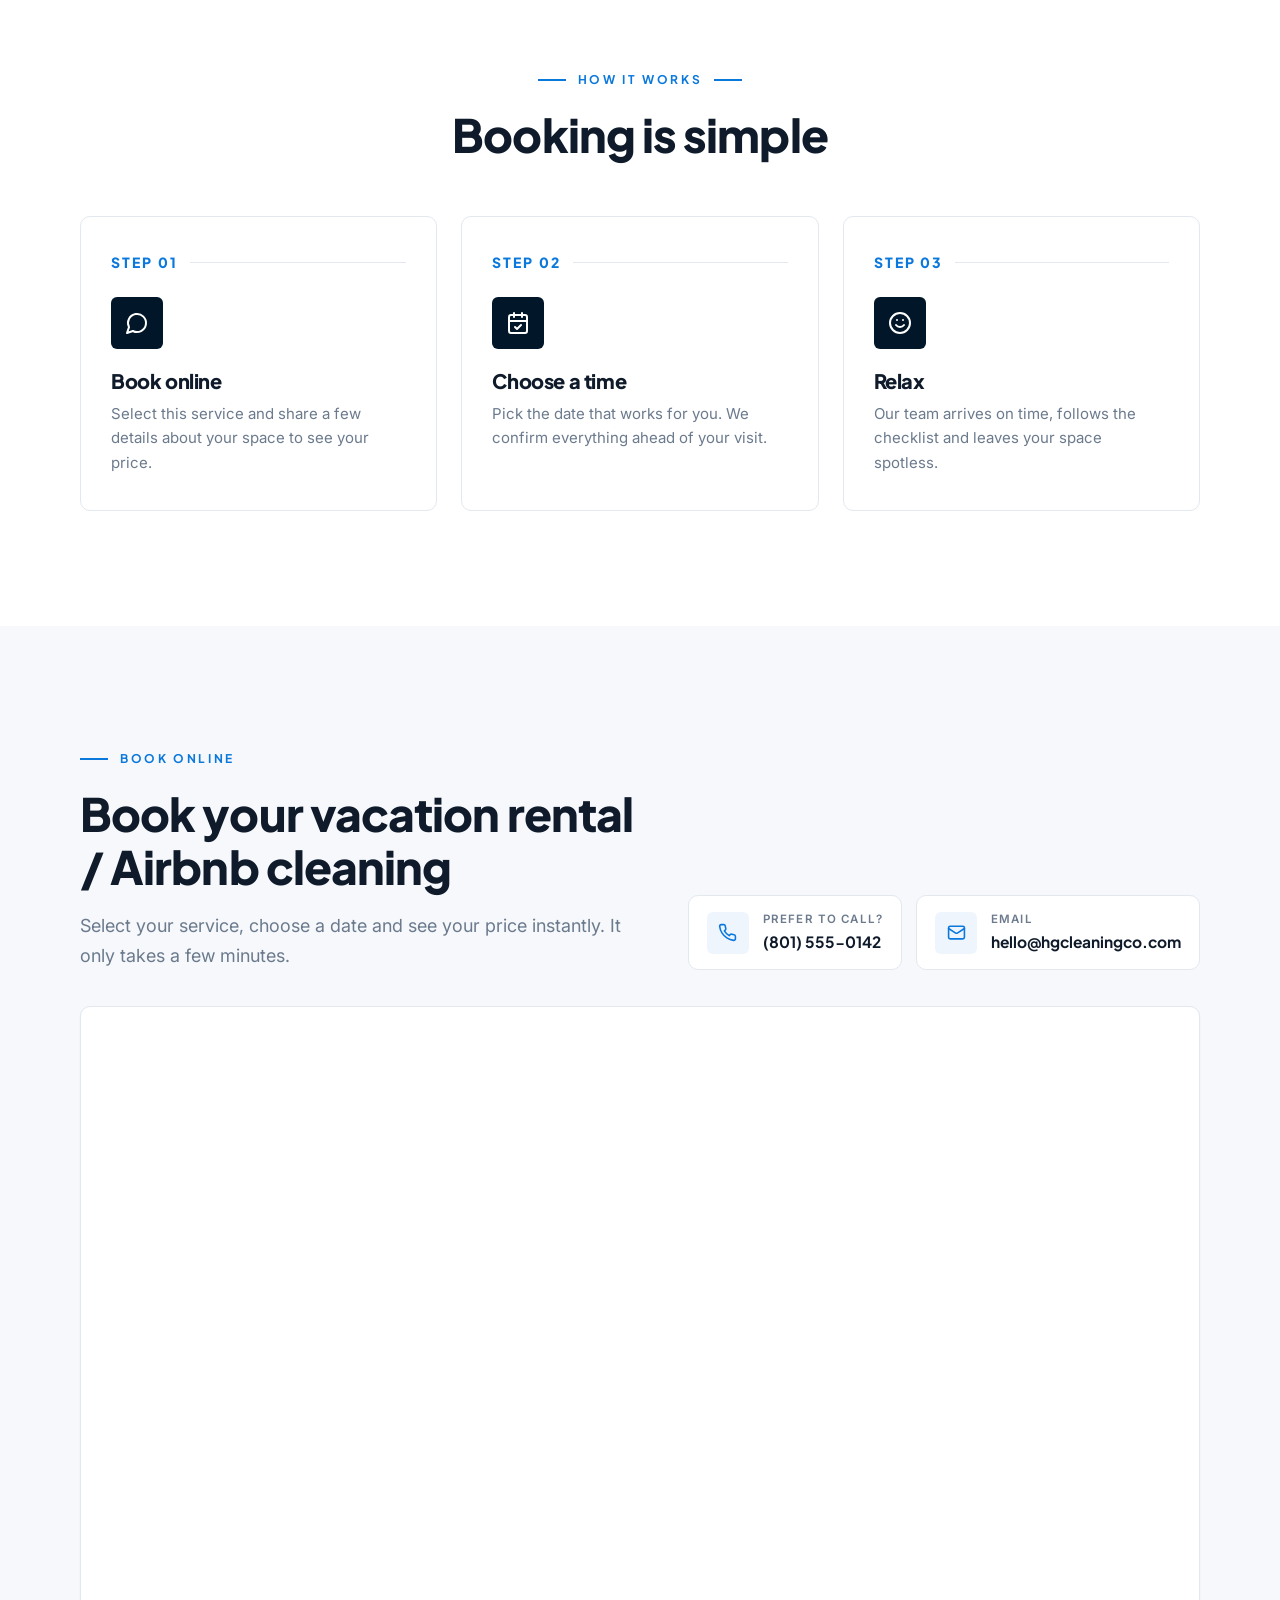
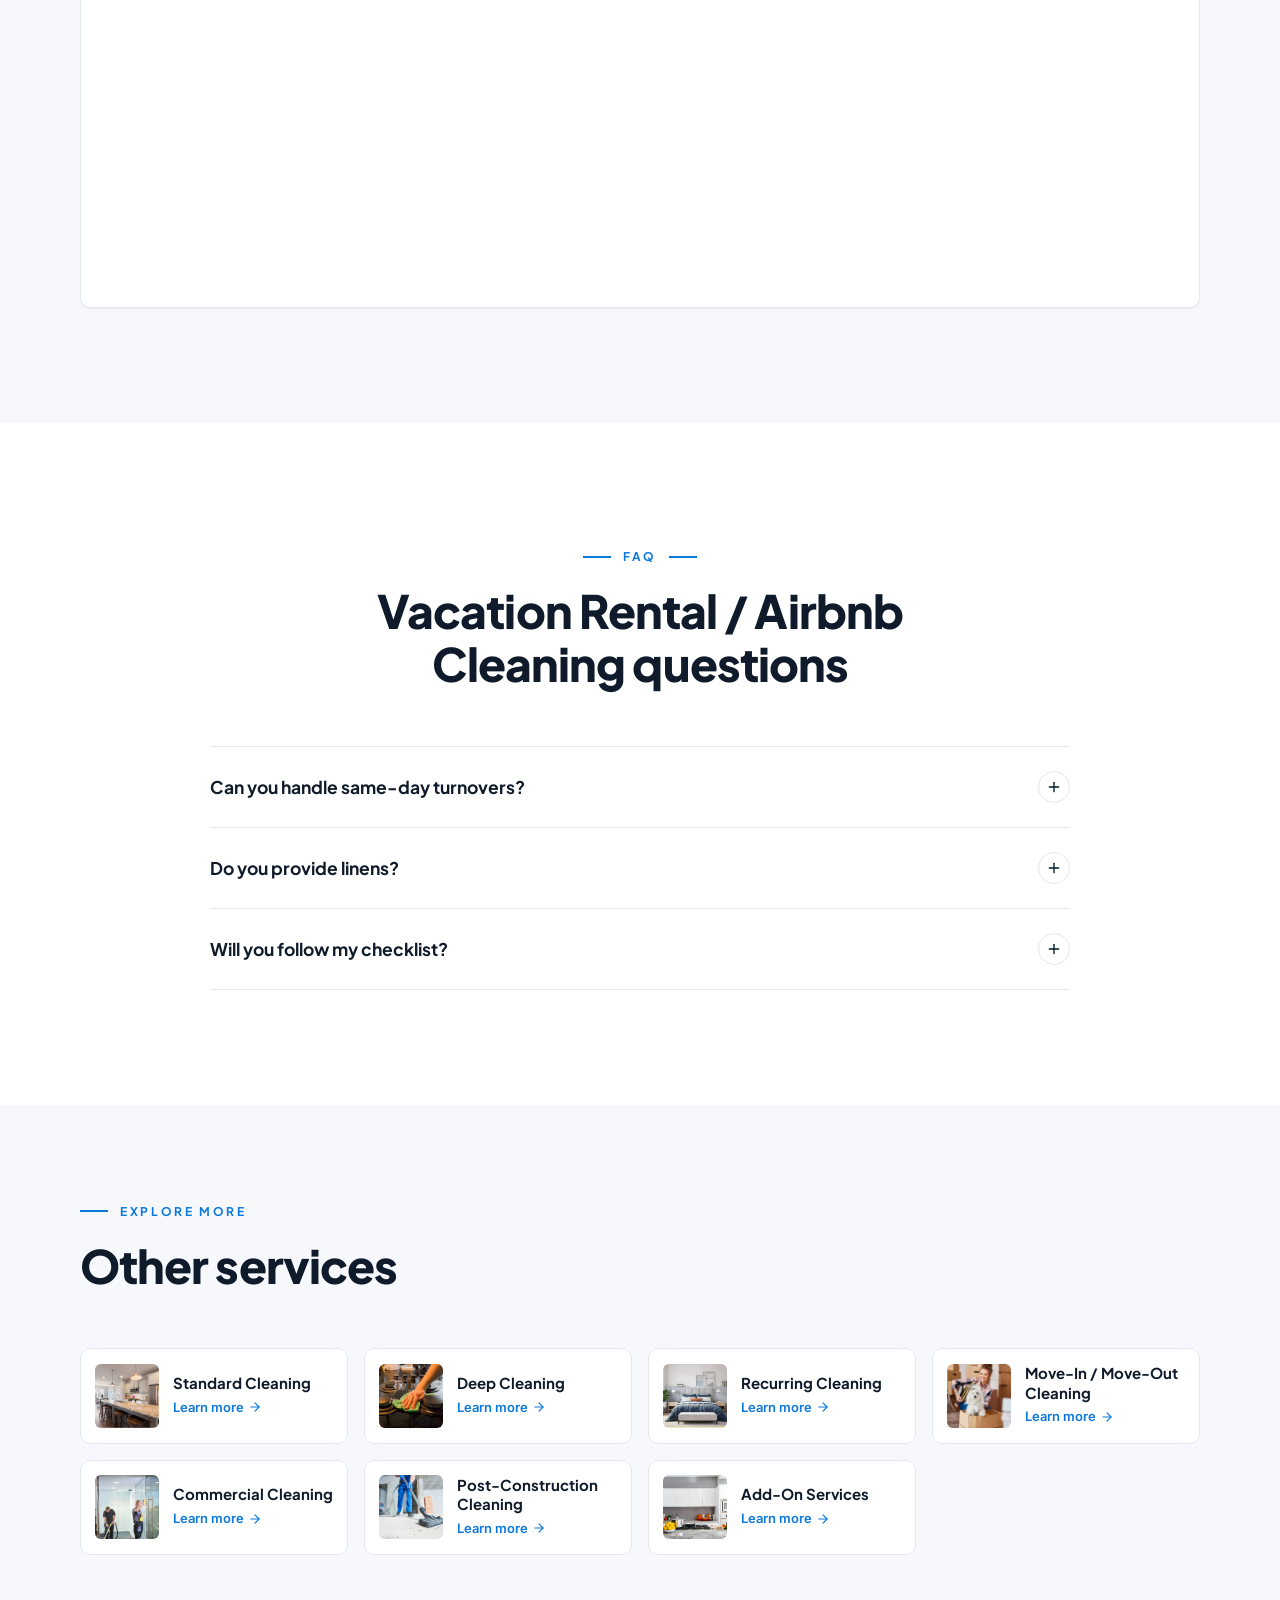
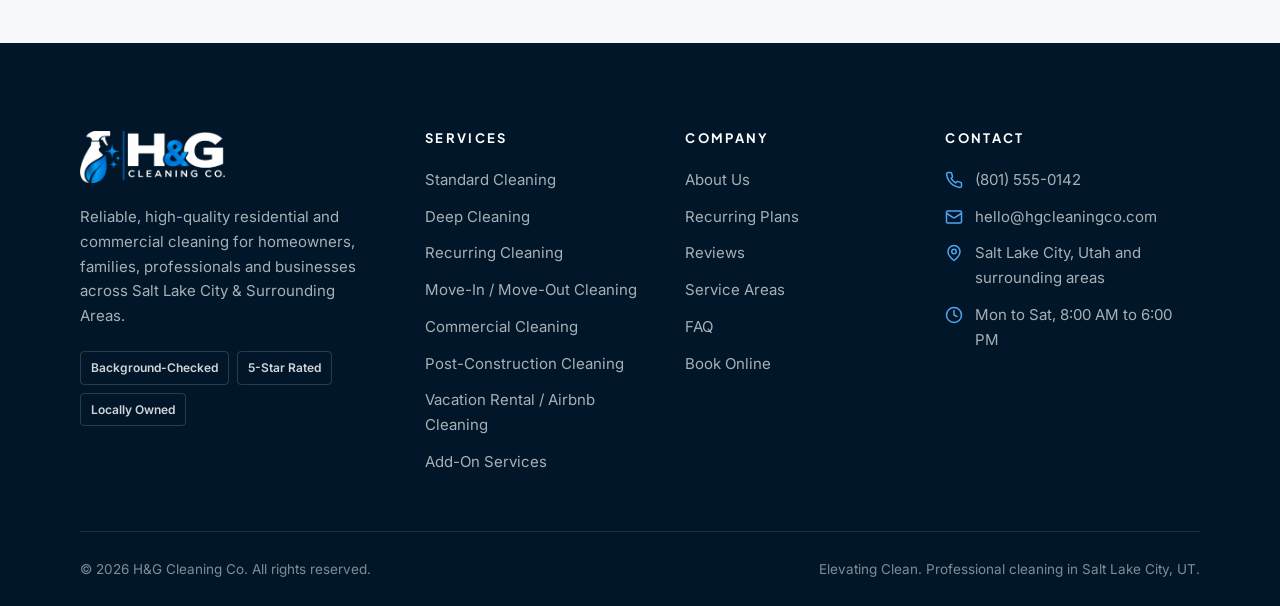
<file: services/airbnb-vacation-rental-cleaning/index.html>
<!DOCTYPE html>
<html lang="en-US">
<head>
<meta charset="utf-8">
<meta name="viewport" content="width=device-width, initial-scale=1, viewport-fit=cover">
<title>Airbnb and Vacation Rental Cleaning in Salt Lake City, UT | H&amp;G Cleaning Co.</title>
<meta name="description" content="Reliable Airbnb and vacation rental turnover cleaning in Salt Lake City. Fresh linens, restocking and a guest-ready reset between every stay.">
<meta name="keywords" content="vacation rental / airbnb cleaning Salt Lake City, vacation rental / airbnb cleaning Utah, vacation rental / airbnb cleaning near me, H&amp;G Cleaning Co.">
<link rel="canonical" href="https://hgcleaningco.com/services/airbnb-vacation-rental-cleaning/">
<meta name="robots" content="index, follow, max-image-preview:large">
<meta name="author" content="H&amp;G Cleaning Co.">
<meta name="theme-color" content="#011729">
<meta name="format-detection" content="telephone=yes">
<meta name="geo.region" content="US-UT">
<meta name="geo.placename" content="Salt Lake City">
<meta name="geo.position" content="40.7608;-111.891">
<meta name="ICBM" content="40.7608, -111.891">
<meta property="og:type" content="website">
<meta property="og:site_name" content="H&amp;G Cleaning Co.">
<meta property="og:locale" content="en_US">
<meta property="og:title" content="Airbnb and Vacation Rental Cleaning in Salt Lake City, UT | H&amp;G Cleaning Co.">
<meta property="og:description" content="Reliable Airbnb and vacation rental turnover cleaning in Salt Lake City. Fresh linens, restocking and a guest-ready reset between every stay.">
<meta property="og:url" content="https://hgcleaningco.com/services/airbnb-vacation-rental-cleaning/">
<meta property="og:image" content="https://hgcleaningco.com/assets/og-image.jpg">
<meta property="og:image:width" content="1200">
<meta property="og:image:height" content="630">
<meta property="og:image:alt" content="H&amp;G Cleaning Co., Elevating Clean">
<meta name="twitter:card" content="summary_large_image">
<meta name="twitter:title" content="Airbnb and Vacation Rental Cleaning in Salt Lake City, UT | H&amp;G Cleaning Co.">
<meta name="twitter:description" content="Reliable Airbnb and vacation rental turnover cleaning in Salt Lake City. Fresh linens, restocking and a guest-ready reset between every stay.">
<meta name="twitter:image" content="https://hgcleaningco.com/assets/og-image.jpg">
<link rel="icon" href="../../favicon.ico" sizes="any">
<link rel="icon" type="image/png" sizes="32x32" href="../../assets/favicon-32.png">
<link rel="icon" type="image/png" sizes="16x16" href="../../assets/favicon-16.png">
<link rel="apple-touch-icon" href="../../assets/apple-touch-icon.png">
<link rel="manifest" href="../../site.webmanifest">
<link rel="preconnect" href="https://fonts.googleapis.com">
<link rel="preconnect" href="https://fonts.gstatic.com" crossorigin>
<link rel="stylesheet" href="https://fonts.googleapis.com/css2?family=Inter:wght@400;500;600&family=Plus+Jakarta+Sans:wght@600;700;800&display=swap">
<link rel="stylesheet" href="../../css/styles.css">
<link rel="preload" as="image" href="../../assets/img/rental-guest-bedroom.webp" fetchpriority="high">
<script type="application/ld+json">{"@context":"https://schema.org","@type":"Service","name":"Vacation Rental / Airbnb Cleaning","serviceType":"Vacation Rental / Airbnb Cleaning","description":"Reliable Airbnb and vacation rental turnover cleaning in Salt Lake City. Fresh linens, restocking and a guest-ready reset between every stay.","url":"https://hgcleaningco.com/services/airbnb-vacation-rental-cleaning/","image":"https://hgcleaningco.com/assets/img/rental-guest-bedroom.webp","provider":{"@type":"HouseCleaningService","@id":"https://hgcleaningco.com/#business","name":"H&G Cleaning Co.","telephone":"+18015550142","url":"https://hgcleaningco.com/"},"areaServed":[{"@type":"City","name":"Salt Lake City, UT"},{"@type":"City","name":"Sandy, UT"},{"@type":"City","name":"Draper, UT"},{"@type":"City","name":"West Jordan, UT"},{"@type":"City","name":"South Jordan, UT"},{"@type":"City","name":"Murray, UT"},{"@type":"City","name":"Holladay, UT"},{"@type":"City","name":"Millcreek, UT"},{"@type":"City","name":"Cottonwood Heights, UT"},{"@type":"City","name":"Midvale, UT"},{"@type":"City","name":"Taylorsville, UT"},{"@type":"City","name":"West Valley City, UT"},{"@type":"City","name":"Riverton, UT"},{"@type":"City","name":"Herriman, UT"},{"@type":"City","name":"Bountiful, UT"}]}</script>
<script type="application/ld+json">{"@context":"https://schema.org","@type":"BreadcrumbList","itemListElement":[{"@type":"ListItem","position":1,"name":"Home","item":"https://hgcleaningco.com/"},{"@type":"ListItem","position":2,"name":"Services","item":"https://hgcleaningco.com/#services"},{"@type":"ListItem","position":3,"name":"Vacation Rental / Airbnb Cleaning","item":"https://hgcleaningco.com/services/airbnb-vacation-rental-cleaning/"}]}</script>
<script type="application/ld+json">{"@context":"https://schema.org","@type":"FAQPage","mainEntity":[{"@type":"Question","name":"Can you handle same-day turnovers?","acceptedAnswer":{"@type":"Answer","text":"Yes. We work within your check-out and check-in times to have the property ready for the next guest."}},{"@type":"Question","name":"Do you provide linens?","acceptedAnswer":{"@type":"Answer","text":"We launder, change and stage the linens and towels you provide. Let us know your setup and we will build it into your checklist."}},{"@type":"Question","name":"Will you follow my checklist?","acceptedAnswer":{"@type":"Answer","text":"Absolutely. We use your house standards and photos so every guest sees the same polished space."}}]}</script>
</head>
<body>
<a class="skip-link" href="#main">Skip to content</a>
<header class="site-header" id="top">
  <div class="container">
    <a class="brand" href="../../" aria-label="H&amp;G Cleaning Co. home">
      <img src="../../assets/img/logo.png" alt="H&amp;G Cleaning Co. logo" width="640" height="229">
    </a>
    <nav class="nav" aria-label="Main">
      <a class="nav__link" href="../../">Home</a>
      <div class="nav__item">
        <button class="nav__link" type="button" aria-expanded="false" aria-haspopup="true">Services <svg viewBox="0 0 24 24" fill="none" stroke="currentColor" stroke-width="2" stroke-linecap="round" stroke-linejoin="round" aria-hidden="true" focusable="false"><path d="m6 9 6 6 6-6"/></svg></button>
        <div class="dropdown">
<a href="../../services/standard-cleaning/"><span class="dropdown__icon"><svg viewBox="0 0 24 24" fill="none" stroke="currentColor" stroke-width="2" stroke-linecap="round" stroke-linejoin="round" aria-hidden="true" focusable="false"><path d="M15 21v-8a1 1 0 0 0-1-1h-4a1 1 0 0 0-1 1v8"/><path d="M3 10a2 2 0 0 1 .71-1.53l7-6a2 2 0 0 1 2.58 0l7 6A2 2 0 0 1 21 10v9a2 2 0 0 1-2 2H5a2 2 0 0 1-2-2z"/></svg></span><span><strong>Standard Cleaning</strong><span class="desc">Routine upkeep for a fresh, tidy home</span></span></a>
<a href="../../services/deep-cleaning/"><span class="dropdown__icon"><svg viewBox="0 0 24 24" fill="none" stroke="currentColor" stroke-width="2" stroke-linecap="round" stroke-linejoin="round" aria-hidden="true" focusable="false"><path d="M9.94 15.5A2 2 0 0 0 8.5 14.06l-6.13-1.58a.5.5 0 0 1 0-.96L8.5 9.94A2 2 0 0 0 9.94 8.5l1.58-6.13a.5.5 0 0 1 .96 0L14.06 8.5A2 2 0 0 0 15.5 9.94l6.13 1.58a.5.5 0 0 1 0 .96L15.5 14.06a2 2 0 0 0-1.44 1.44l-1.58 6.13a.5.5 0 0 1-.96 0z"/><path d="M20 3v4"/><path d="M22 5h-4"/></svg></span><span><strong>Deep Cleaning</strong><span class="desc">Top-to-bottom detail for buildup</span></span></a>
<a href="../../services/recurring-cleaning/"><span class="dropdown__icon"><svg viewBox="0 0 24 24" fill="none" stroke="currentColor" stroke-width="2" stroke-linecap="round" stroke-linejoin="round" aria-hidden="true" focusable="false"><rect x="3" y="4" width="18" height="18" rx="2"/><path d="M16 2v4"/><path d="M8 2v4"/><path d="M3 10h18"/><path d="m9 16 2 2 4-4"/></svg></span><span><strong>Recurring Cleaning</strong><span class="desc">Weekly, bi-weekly or monthly plans</span></span></a>
<a href="../../services/move-in-move-out-cleaning/"><span class="dropdown__icon"><svg viewBox="0 0 24 24" fill="none" stroke="currentColor" stroke-width="2" stroke-linecap="round" stroke-linejoin="round" aria-hidden="true" focusable="false"><path d="m15.5 7.5 2.3 2.3a1 1 0 0 0 1.4 0l2.1-2.1a1 1 0 0 0 0-1.4L19 4"/><path d="m21 2-9.6 9.6"/><circle cx="7.5" cy="15.5" r="5.5"/></svg></span><span><strong>Move-In / Move-Out Cleaning</strong><span class="desc">Empty-home cleaning for a smooth handover</span></span></a>
<a href="../../services/commercial-cleaning/"><span class="dropdown__icon"><svg viewBox="0 0 24 24" fill="none" stroke="currentColor" stroke-width="2" stroke-linecap="round" stroke-linejoin="round" aria-hidden="true" focusable="false"><rect x="4" y="2" width="16" height="20" rx="2"/><path d="M9 22v-4h6v4"/><path d="M8 6h.01"/><path d="M16 6h.01"/><path d="M12 6h.01"/><path d="M12 10h.01"/><path d="M12 14h.01"/><path d="M16 10h.01"/><path d="M16 14h.01"/><path d="M8 10h.01"/><path d="M8 14h.01"/></svg></span><span><strong>Commercial Cleaning</strong><span class="desc">Offices, retail and commercial spaces</span></span></a>
<a href="../../services/post-construction-cleaning/"><span class="dropdown__icon"><svg viewBox="0 0 24 24" fill="none" stroke="currentColor" stroke-width="2" stroke-linecap="round" stroke-linejoin="round" aria-hidden="true" focusable="false"><path d="M10 10V5a1 1 0 0 1 1-1h2a1 1 0 0 1 1 1v5"/><path d="M14 6a6 6 0 0 1 6 6v3"/><path d="M4 15v-3a6 6 0 0 1 6-6"/><rect x="2" y="15" width="20" height="4" rx="1"/></svg></span><span><strong>Post-Construction Cleaning</strong><span class="desc">Dust and debris removal after a build</span></span></a>
<a href="../../services/airbnb-vacation-rental-cleaning/" aria-current="page"><span class="dropdown__icon"><svg viewBox="0 0 24 24" fill="none" stroke="currentColor" stroke-width="2" stroke-linecap="round" stroke-linejoin="round" aria-hidden="true" focusable="false"><path d="M2 4v16"/><path d="M2 8h18a2 2 0 0 1 2 2v10"/><path d="M2 17h20"/><path d="M6 8v9"/></svg></span><span><strong>Vacation Rental / Airbnb Cleaning</strong><span class="desc">Guest-ready turnovers between stays</span></span></a>
<a href="../../services/add-on-services/"><span class="dropdown__icon"><svg viewBox="0 0 24 24" fill="none" stroke="currentColor" stroke-width="2" stroke-linecap="round" stroke-linejoin="round" aria-hidden="true" focusable="false"><rect x="3" y="3" width="18" height="18" rx="2"/><path d="M8 12h8"/><path d="M12 8v8"/></svg></span><span><strong>Add-On Services</strong><span class="desc">Fridges, ovens, windows, laundry and more</span></span></a>
        </div>
      </div>
      <a class="nav__link" href="../../#about">About</a>
      <a class="nav__link" href="../../#reviews">Reviews</a>
      <a class="nav__link" href="#book">Contact</a>
    </nav>
    <div class="header__actions">
      <a class="btn btn--primary header__cta" href="#book">Book Now</a>
      <button class="menu-toggle" type="button" aria-label="Open menu" aria-expanded="false" aria-controls="mobile-menu"><svg class="ico-open" viewBox="0 0 24 24" fill="none" stroke="currentColor" stroke-width="2" stroke-linecap="round" stroke-linejoin="round" aria-hidden="true" focusable="false"><path d="M4 6h16"/><path d="M4 12h16"/><path d="M4 18h16"/></svg><svg class="ico-close" viewBox="0 0 24 24" fill="none" stroke="currentColor" stroke-width="2" stroke-linecap="round" stroke-linejoin="round" aria-hidden="true" focusable="false"><path d="M18 6 6 18"/><path d="m6 6 12 12"/></svg></button>
    </div>
  </div>
</header>
<nav class="mobile-menu" id="mobile-menu" aria-label="Mobile">
  <a href="../../">Home</a>
  <details open>
    <summary>Services <svg viewBox="0 0 24 24" fill="none" stroke="currentColor" stroke-width="2" stroke-linecap="round" stroke-linejoin="round" aria-hidden="true" focusable="false"><path d="m6 9 6 6 6-6"/></svg></summary>
    <ul>
<li><a href="../../services/standard-cleaning/">Standard Cleaning</a></li>
<li><a href="../../services/deep-cleaning/">Deep Cleaning</a></li>
<li><a href="../../services/recurring-cleaning/">Recurring Cleaning</a></li>
<li><a href="../../services/move-in-move-out-cleaning/">Move-In / Move-Out Cleaning</a></li>
<li><a href="../../services/commercial-cleaning/">Commercial Cleaning</a></li>
<li><a href="../../services/post-construction-cleaning/">Post-Construction Cleaning</a></li>
<li><a href="../../services/airbnb-vacation-rental-cleaning/" aria-current="page">Vacation Rental / Airbnb Cleaning</a></li>
<li><a href="../../services/add-on-services/">Add-On Services</a></li>
    </ul>
  </details>
  <a href="../../#about">About</a>
  <a href="../../#reviews">Reviews</a>
  <a href="../../#areas">Service Areas</a>
  <a href="#book">Book and Contact</a>
  <div class="mobile-menu__cta">
    <a class="btn btn--primary btn--block" href="#book">Book Now</a>
    <a class="btn btn--outline btn--block" href="tel:+18015550142"><svg viewBox="0 0 24 24" fill="none" stroke="currentColor" stroke-width="2" stroke-linecap="round" stroke-linejoin="round" aria-hidden="true" focusable="false"><path d="M22 16.92v3a2 2 0 0 1-2.18 2 19.79 19.79 0 0 1-8.63-3.07 19.5 19.5 0 0 1-6-6 19.79 19.79 0 0 1-3.07-8.67A2 2 0 0 1 4.11 2h3a2 2 0 0 1 2 1.72c.13.96.36 1.9.7 2.81a2 2 0 0 1-.45 2.11L8.09 9.91a16 16 0 0 0 6 6l1.27-1.27a2 2 0 0 1 2.11-.45c.91.34 1.85.57 2.81.7A2 2 0 0 1 22 16.92z"/></svg>Call (801) 555-0142</a>
  </div>
</nav>
<main id="main">

<section class="page-hero">
  <div class="container">
    <div>
      <nav class="breadcrumb" aria-label="Breadcrumb"><a href="../../">Home</a><svg viewBox="0 0 24 24" fill="none" stroke="currentColor" stroke-width="2" stroke-linecap="round" stroke-linejoin="round" aria-hidden="true" focusable="false"><path d="m9 18 6-6-6-6"/></svg><a href="../../#services">Services</a><svg viewBox="0 0 24 24" fill="none" stroke="currentColor" stroke-width="2" stroke-linecap="round" stroke-linejoin="round" aria-hidden="true" focusable="false"><path d="m9 18 6-6-6-6"/></svg><span aria-current="page">Vacation Rental / Airbnb Cleaning</span></nav>
      <span class="eyebrow">Salt Lake City Cleaning Services</span>
      <h1>Vacation Rental / Airbnb Cleaning</h1>
      <p class="lead">Reliable turnover cleaning between guests. We clean and reset your property to the same high standard every time, so every guest walks into a five-star stay.</p>
      <div class="page-hero__actions">
        <a class="btn btn--primary" href="#book">Book Now <svg viewBox="0 0 24 24" fill="none" stroke="currentColor" stroke-width="2" stroke-linecap="round" stroke-linejoin="round" aria-hidden="true" focusable="false"><path d="M5 12h14"/><path d="m12 5 7 7-7 7"/></svg></a>
        <a class="btn btn--outline" href="tel:+18015550142"><svg viewBox="0 0 24 24" fill="none" stroke="currentColor" stroke-width="2" stroke-linecap="round" stroke-linejoin="round" aria-hidden="true" focusable="false"><path d="M22 16.92v3a2 2 0 0 1-2.18 2 19.79 19.79 0 0 1-8.63-3.07 19.5 19.5 0 0 1-6-6 19.79 19.79 0 0 1-3.07-8.67A2 2 0 0 1 4.11 2h3a2 2 0 0 1 2 1.72c.13.96.36 1.9.7 2.81a2 2 0 0 1-.45 2.11L8.09 9.91a16 16 0 0 0 6 6l1.27-1.27a2 2 0 0 1 2.11-.45c.91.34 1.85.57 2.81.7A2 2 0 0 1 22 16.92z"/></svg>(801) 555-0142</a>
      </div>
      <ul class="page-hero__facts"><li><svg viewBox="0 0 24 24" fill="none" stroke="currentColor" stroke-width="2" stroke-linecap="round" stroke-linejoin="round" aria-hidden="true" focusable="false"><path d="M22 11.08V12a10 10 0 1 1-5.93-9.14"/><path d="m9 11 3 3L22 4"/></svg>Fast turnovers</li><li><svg viewBox="0 0 24 24" fill="none" stroke="currentColor" stroke-width="2" stroke-linecap="round" stroke-linejoin="round" aria-hidden="true" focusable="false"><path d="M22 11.08V12a10 10 0 1 1-5.93-9.14"/><path d="m9 11 3 3L22 4"/></svg>Linens and bed reset</li><li><svg viewBox="0 0 24 24" fill="none" stroke="currentColor" stroke-width="2" stroke-linecap="round" stroke-linejoin="round" aria-hidden="true" focusable="false"><path d="M22 11.08V12a10 10 0 1 1-5.93-9.14"/><path d="m9 11 3 3L22 4"/></svg>Consistent, photo-ready results</li></ul>
    </div>
    <div class="page-hero__media">
      <img src="../../assets/img/rental-guest-bedroom.webp" alt="Hotel-style guest bedroom with crisp white linens" width="1400" height="933" fetchpriority="high">
      <div class="page-hero__chip"><span class="ico"><svg viewBox="0 0 24 24" fill="none" stroke="currentColor" stroke-width="2" stroke-linecap="round" stroke-linejoin="round" aria-hidden="true" focusable="false"><path d="M2 4v16"/><path d="M2 8h18a2 2 0 0 1 2 2v10"/><path d="M2 17h20"/><path d="M6 8v9"/></svg></span><span><strong>Guest ready</strong><span>Between every stay</span></span></div>
    </div>
  </div>
</section>

<section class="section">
  <div class="container detail">
    <div>
      <span class="eyebrow">Overview</span>
      <h2>What to expect from your vacation rental / Airbnb cleaning</h2>
      <p>In short-term rentals, cleanliness drives reviews, and reviews drive bookings. Our turnover service gives hosts a dependable team that cleans, resets and checks every detail between guests.</p>
<p>We follow your checklist and house standards, work within check-out and check-in windows and let you know right away if we spot damage or anything that needs attention.</p>
      <ul class="check-list">
        <li><span class="check-list__icon"><svg viewBox="0 0 24 24" fill="none" stroke="currentColor" stroke-width="2" stroke-linecap="round" stroke-linejoin="round" aria-hidden="true" focusable="false"><path d="M20 6 9 17l-5-5"/></svg></span><div><strong>Background-checked team</strong><span class="d">Trusted professionals in your space.</span></div></li>
        <li><span class="check-list__icon"><svg viewBox="0 0 24 24" fill="none" stroke="currentColor" stroke-width="2" stroke-linecap="round" stroke-linejoin="round" aria-hidden="true" focusable="false"><path d="M20 6 9 17l-5-5"/></svg></span><div><strong>Professional supplies included</strong><span class="d">We arrive with everything needed to do the job right.</span></div></li>
        <li><span class="check-list__icon"><svg viewBox="0 0 24 24" fill="none" stroke="currentColor" stroke-width="2" stroke-linecap="round" stroke-linejoin="round" aria-hidden="true" focusable="false"><path d="M20 6 9 17l-5-5"/></svg></span><div><strong>Clear, upfront pricing</strong><span class="d">Know exactly what you are paying before we start.</span></div></li>
      </ul>
      <a class="btn btn--navy" href="#book">Book Now <svg viewBox="0 0 24 24" fill="none" stroke="currentColor" stroke-width="2" stroke-linecap="round" stroke-linejoin="round" aria-hidden="true" focusable="false"><path d="M5 12h14"/><path d="m12 5 7 7-7 7"/></svg></a>
    </div>
    <div class="included">
      <h3>What's included</h3>
      <p>A clear checklist so you always know what is covered.</p>
      <div class="included__group"><h4>Turnover Clean</h4><ul><li><svg viewBox="0 0 24 24" fill="none" stroke="currentColor" stroke-width="2" stroke-linecap="round" stroke-linejoin="round" aria-hidden="true" focusable="false"><path d="M20 6 9 17l-5-5"/></svg>Full kitchen and bathroom cleaning</li><li><svg viewBox="0 0 24 24" fill="none" stroke="currentColor" stroke-width="2" stroke-linecap="round" stroke-linejoin="round" aria-hidden="true" focusable="false"><path d="M20 6 9 17l-5-5"/></svg>Dusting, vacuuming and mopping throughout</li><li><svg viewBox="0 0 24 24" fill="none" stroke="currentColor" stroke-width="2" stroke-linecap="round" stroke-linejoin="round" aria-hidden="true" focusable="false"><path d="M20 6 9 17l-5-5"/></svg>Trash removed and bins relined</li><li><svg viewBox="0 0 24 24" fill="none" stroke="currentColor" stroke-width="2" stroke-linecap="round" stroke-linejoin="round" aria-hidden="true" focusable="false"><path d="M20 6 9 17l-5-5"/></svg>Dishes washed and put away</li></ul></div>
<div class="included__group"><h4>Guest Reset</h4><ul><li><svg viewBox="0 0 24 24" fill="none" stroke="currentColor" stroke-width="2" stroke-linecap="round" stroke-linejoin="round" aria-hidden="true" focusable="false"><path d="M20 6 9 17l-5-5"/></svg>Beds made with fresh linens</li><li><svg viewBox="0 0 24 24" fill="none" stroke="currentColor" stroke-width="2" stroke-linecap="round" stroke-linejoin="round" aria-hidden="true" focusable="false"><path d="M20 6 9 17l-5-5"/></svg>Towels replaced and staged</li><li><svg viewBox="0 0 24 24" fill="none" stroke="currentColor" stroke-width="2" stroke-linecap="round" stroke-linejoin="round" aria-hidden="true" focusable="false"><path d="M20 6 9 17l-5-5"/></svg>Furniture and decor reset to your photos</li><li><svg viewBox="0 0 24 24" fill="none" stroke="currentColor" stroke-width="2" stroke-linecap="round" stroke-linejoin="round" aria-hidden="true" focusable="false"><path d="M20 6 9 17l-5-5"/></svg>Toiletries and essentials restocked from your supply</li></ul></div>
<div class="included__group"><h4>Host Support</h4><ul><li><svg viewBox="0 0 24 24" fill="none" stroke="currentColor" stroke-width="2" stroke-linecap="round" stroke-linejoin="round" aria-hidden="true" focusable="false"><path d="M20 6 9 17l-5-5"/></svg>Follows your custom checklist</li><li><svg viewBox="0 0 24 24" fill="none" stroke="currentColor" stroke-width="2" stroke-linecap="round" stroke-linejoin="round" aria-hidden="true" focusable="false"><path d="M20 6 9 17l-5-5"/></svg>Damage or missing items reported</li><li><svg viewBox="0 0 24 24" fill="none" stroke="currentColor" stroke-width="2" stroke-linecap="round" stroke-linejoin="round" aria-hidden="true" focusable="false"><path d="M20 6 9 17l-5-5"/></svg>Flexible same-day turnovers</li><li><svg viewBox="0 0 24 24" fill="none" stroke="currentColor" stroke-width="2" stroke-linecap="round" stroke-linejoin="round" aria-hidden="true" focusable="false"><path d="M20 6 9 17l-5-5"/></svg>Clear communication after every clean</li></ul></div>
    </div>
  </div>
</section>

<section class="section section--soft" style="padding-top:clamp(56px,7vw,88px);padding-bottom:clamp(56px,7vw,88px)">
  <div class="container">
    <div class="gallery">
<figure><img src="../../assets/img/rental-apartment-living.webp" alt="Stylish, clean rental apartment living room" width="1000" height="667" loading="lazy"><figcaption>Living spaces</figcaption></figure>
<figure><img src="../../assets/img/rental-cozy-bedroom.webp" alt="Cozy rental bedroom with neatly made bed" width="1000" height="667" loading="lazy"><figcaption>Bedrooms</figcaption></figure>
<figure><img src="../../assets/img/rental-spotless-bathroom.webp" alt="Spotless modern bathroom with glass shower" width="1000" height="667" loading="lazy"><figcaption>Bathrooms</figcaption></figure>
    </div>
  </div>
</section>

<section class="section">
  <div class="container">
    <div class="section-head section-head--center">
      <span class="eyebrow">Who It's For</span>
      <h2>Ideal for</h2>
    </div>
    <div class="ideal">
<div class="ideal__card"><span class="ico"><svg viewBox="0 0 24 24" fill="none" stroke="currentColor" stroke-width="2" stroke-linecap="round" stroke-linejoin="round" aria-hidden="true" focusable="false"><path d="M2 4v16"/><path d="M2 8h18a2 2 0 0 1 2 2v10"/><path d="M2 17h20"/><path d="M6 8v9"/></svg></span><h3>Airbnb and VRBO hosts</h3><p>Protect your ratings with consistent, guest-ready turnovers.</p></div>
<div class="ideal__card"><span class="ico"><svg viewBox="0 0 24 24" fill="none" stroke="currentColor" stroke-width="2" stroke-linecap="round" stroke-linejoin="round" aria-hidden="true" focusable="false"><rect x="4" y="2" width="16" height="20" rx="2"/><path d="M9 22v-4h6v4"/><path d="M8 6h.01"/><path d="M16 6h.01"/><path d="M12 6h.01"/><path d="M12 10h.01"/><path d="M12 14h.01"/><path d="M16 10h.01"/><path d="M16 14h.01"/><path d="M8 10h.01"/><path d="M8 14h.01"/></svg></span><h3>Property managers</h3><p>One dependable team across multiple rental units.</p></div>
<div class="ideal__card"><span class="ico"><svg viewBox="0 0 24 24" fill="none" stroke="currentColor" stroke-width="2" stroke-linecap="round" stroke-linejoin="round" aria-hidden="true" focusable="false"><path d="M11.48 3.5a.56.56 0 0 1 1.04 0l2.13 5.11a.56.56 0 0 0 .48.35l5.52.44c.5.04.7.66.32.99l-4.2 3.6a.56.56 0 0 0-.18.56l1.28 5.39a.56.56 0 0 1-.84.61l-4.72-2.89a.56.56 0 0 0-.59 0l-4.73 2.89a.56.56 0 0 1-.84-.61l1.28-5.39a.56.56 0 0 0-.18-.56l-4.2-3.6a.56.56 0 0 1 .32-.99l5.52-.44a.56.56 0 0 0 .47-.35z"/></svg></span><h3>Superhost hopefuls</h3><p>Cleanliness is the review category guests notice first.</p></div>
    </div>
  </div>
</section>

<section class="section section--navy">
  <div class="container">
    <div class="feature-quote">
      <div class="feature-quote__mark" aria-hidden="true">&ldquo;</div>
      <div>
        <span class="stars" aria-label="5 out of 5 stars"><svg viewBox="0 0 24 24" fill="currentColor" stroke="none" aria-hidden="true" focusable="false"><path d="M11.48 3.5a.56.56 0 0 1 1.04 0l2.13 5.11a.56.56 0 0 0 .48.35l5.52.44c.5.04.7.66.32.99l-4.2 3.6a.56.56 0 0 0-.18.56l1.28 5.39a.56.56 0 0 1-.84.61l-4.72-2.89a.56.56 0 0 0-.59 0l-4.73 2.89a.56.56 0 0 1-.84-.61l1.28-5.39a.56.56 0 0 0-.18-.56l-4.2-3.6a.56.56 0 0 1 .32-.99l5.52-.44a.56.56 0 0 0 .47-.35z"/></svg><svg viewBox="0 0 24 24" fill="currentColor" stroke="none" aria-hidden="true" focusable="false"><path d="M11.48 3.5a.56.56 0 0 1 1.04 0l2.13 5.11a.56.56 0 0 0 .48.35l5.52.44c.5.04.7.66.32.99l-4.2 3.6a.56.56 0 0 0-.18.56l1.28 5.39a.56.56 0 0 1-.84.61l-4.72-2.89a.56.56 0 0 0-.59 0l-4.73 2.89a.56.56 0 0 1-.84-.61l1.28-5.39a.56.56 0 0 0-.18-.56l-4.2-3.6a.56.56 0 0 1 .32-.99l5.52-.44a.56.56 0 0 0 .47-.35z"/></svg><svg viewBox="0 0 24 24" fill="currentColor" stroke="none" aria-hidden="true" focusable="false"><path d="M11.48 3.5a.56.56 0 0 1 1.04 0l2.13 5.11a.56.56 0 0 0 .48.35l5.52.44c.5.04.7.66.32.99l-4.2 3.6a.56.56 0 0 0-.18.56l1.28 5.39a.56.56 0 0 1-.84.61l-4.72-2.89a.56.56 0 0 0-.59 0l-4.73 2.89a.56.56 0 0 1-.84-.61l1.28-5.39a.56.56 0 0 0-.18-.56l-4.2-3.6a.56.56 0 0 1 .32-.99l5.52-.44a.56.56 0 0 0 .47-.35z"/></svg><svg viewBox="0 0 24 24" fill="currentColor" stroke="none" aria-hidden="true" focusable="false"><path d="M11.48 3.5a.56.56 0 0 1 1.04 0l2.13 5.11a.56.56 0 0 0 .48.35l5.52.44c.5.04.7.66.32.99l-4.2 3.6a.56.56 0 0 0-.18.56l1.28 5.39a.56.56 0 0 1-.84.61l-4.72-2.89a.56.56 0 0 0-.59 0l-4.73 2.89a.56.56 0 0 1-.84-.61l1.28-5.39a.56.56 0 0 0-.18-.56l-4.2-3.6a.56.56 0 0 1 .32-.99l5.52-.44a.56.56 0 0 0 .47-.35z"/></svg><svg viewBox="0 0 24 24" fill="currentColor" stroke="none" aria-hidden="true" focusable="false"><path d="M11.48 3.5a.56.56 0 0 1 1.04 0l2.13 5.11a.56.56 0 0 0 .48.35l5.52.44c.5.04.7.66.32.99l-4.2 3.6a.56.56 0 0 0-.18.56l1.28 5.39a.56.56 0 0 1-.84.61l-4.72-2.89a.56.56 0 0 0-.59 0l-4.73 2.89a.56.56 0 0 1-.84-.61l1.28-5.39a.56.56 0 0 0-.18-.56l-4.2-3.6a.56.56 0 0 1 .32-.99l5.52-.44a.56.56 0 0 0 .47-.35z"/></svg></span>
        <blockquote style="margin-top:18px">Super easy to book and the cleaning team did an amazing job. They showed up on time, were professional, and left the entire house looking spotless. I&#x27;ve already signed up for recurring cleanings!</blockquote>
        <cite><strong>Sarah M.</strong> Recurring client</cite>
      </div>
    </div>
  </div>
</section>

<section class="section">
  <div class="container">
    <div class="section-head section-head--center">
      <span class="eyebrow">How It Works</span>
      <h2>Booking is simple</h2>
    </div>
    <div class="steps">
      <div class="step"><div class="step__num">STEP 01</div><div class="step__icon"><svg viewBox="0 0 24 24" fill="none" stroke="currentColor" stroke-width="2" stroke-linecap="round" stroke-linejoin="round" aria-hidden="true" focusable="false"><path d="M7.9 20A9 9 0 1 0 4 16.1L2 22Z"/></svg></div><h3>Book online</h3><p>Select this service and share a few details about your space to see your price.</p></div>
      <div class="step"><div class="step__num">STEP 02</div><div class="step__icon"><svg viewBox="0 0 24 24" fill="none" stroke="currentColor" stroke-width="2" stroke-linecap="round" stroke-linejoin="round" aria-hidden="true" focusable="false"><rect x="3" y="4" width="18" height="18" rx="2"/><path d="M16 2v4"/><path d="M8 2v4"/><path d="M3 10h18"/><path d="m9 16 2 2 4-4"/></svg></div><h3>Choose a time</h3><p>Pick the date that works for you. We confirm everything ahead of your visit.</p></div>
      <div class="step"><div class="step__num">STEP 03</div><div class="step__icon"><svg viewBox="0 0 24 24" fill="none" stroke="currentColor" stroke-width="2" stroke-linecap="round" stroke-linejoin="round" aria-hidden="true" focusable="false"><circle cx="12" cy="12" r="10"/><path d="M8 14s1.5 2 4 2 4-2 4-2"/><path d="M9 9h.01"/><path d="M15 9h.01"/></svg></div><h3>Relax</h3><p>Our team arrives on time, follows the checklist and leaves your space spotless.</p></div>
    </div>
  </div>
</section>

<section class="section section--soft booking" id="book">
  <div class="container">
    <div class="booking__head">
      <div class="section-head">
        <span class="eyebrow">Book Online</span>
        <h2>Book your vacation rental / Airbnb cleaning</h2>
        <p>Select your service, choose a date and see your price instantly. It only takes a few minutes.</p>
      </div>
      <div class="booking__contact">
        <a href="tel:+18015550142"><span class="ico"><svg viewBox="0 0 24 24" fill="none" stroke="currentColor" stroke-width="2" stroke-linecap="round" stroke-linejoin="round" aria-hidden="true" focusable="false"><path d="M22 16.92v3a2 2 0 0 1-2.18 2 19.79 19.79 0 0 1-8.63-3.07 19.5 19.5 0 0 1-6-6 19.79 19.79 0 0 1-3.07-8.67A2 2 0 0 1 4.11 2h3a2 2 0 0 1 2 1.72c.13.96.36 1.9.7 2.81a2 2 0 0 1-.45 2.11L8.09 9.91a16 16 0 0 0 6 6l1.27-1.27a2 2 0 0 1 2.11-.45c.91.34 1.85.57 2.81.7A2 2 0 0 1 22 16.92z"/></svg></span><span><small>Prefer to call?</small><strong>(801) 555-0142</strong></span></a>
        <a href="mailto:hello@hgcleaningco.com"><span class="ico"><svg viewBox="0 0 24 24" fill="none" stroke="currentColor" stroke-width="2" stroke-linecap="round" stroke-linejoin="round" aria-hidden="true" focusable="false"><rect x="2" y="4" width="20" height="16" rx="2"/><path d="m22 7-8.97 5.7a1.94 1.94 0 0 1-2.06 0L2 7"/></svg></span><span><small>Email</small><strong>hello@hgcleaningco.com</strong></span></a>
      </div>
    </div>
    <div class="booking__frame">
      <iframe src="https://hgcleaningco.bookingkoala.com/booknow?embed=true" title="Book a cleaning with H&amp;G Cleaning Co." width="100%" scrolling="yes" loading="lazy" allow="payment"></iframe>
    </div>
  </div>
</section>

<section class="section" id="faq">
  <div class="container">
    <div class="section-head section-head--center">
      <span class="eyebrow">FAQ</span>
      <h2>Vacation Rental / Airbnb Cleaning questions</h2>
    </div>
    <div class="faq">
<details><summary>Can you handle same-day turnovers?<span class="pm"><svg viewBox="0 0 24 24" fill="none" stroke="currentColor" stroke-width="2" stroke-linecap="round" stroke-linejoin="round" aria-hidden="true" focusable="false"><path d="M12 5v14"/><path d="M5 12h14"/></svg></span></summary><div><p>Yes. We work within your check-out and check-in times to have the property ready for the next guest.</p></div></details>
<details><summary>Do you provide linens?<span class="pm"><svg viewBox="0 0 24 24" fill="none" stroke="currentColor" stroke-width="2" stroke-linecap="round" stroke-linejoin="round" aria-hidden="true" focusable="false"><path d="M12 5v14"/><path d="M5 12h14"/></svg></span></summary><div><p>We launder, change and stage the linens and towels you provide. Let us know your setup and we will build it into your checklist.</p></div></details>
<details><summary>Will you follow my checklist?<span class="pm"><svg viewBox="0 0 24 24" fill="none" stroke="currentColor" stroke-width="2" stroke-linecap="round" stroke-linejoin="round" aria-hidden="true" focusable="false"><path d="M12 5v14"/><path d="M5 12h14"/></svg></span></summary><div><p>Absolutely. We use your house standards and photos so every guest sees the same polished space.</p></div></details>
    </div>
  </div>
</section>

<section class="section section--soft" style="padding-top:clamp(56px,7vw,88px);padding-bottom:clamp(56px,7vw,88px)">
  <div class="container">
    <div class="section-head">
      <span class="eyebrow">Explore More</span>
      <h2>Other services</h2>
    </div>
    <div class="other-services">
<a class="mini-card" href="../standard-cleaning/"><img src="../../assets/img/standard-kitchen-island.webp" alt="" width="64" height="64" loading="lazy"><span><strong>Standard Cleaning</strong><span>Learn more <svg viewBox="0 0 24 24" fill="none" stroke="currentColor" stroke-width="2" stroke-linecap="round" stroke-linejoin="round" aria-hidden="true" focusable="false"><path d="M5 12h14"/><path d="m12 5 7 7-7 7"/></svg></span></span></a>
<a class="mini-card" href="../deep-cleaning/"><img src="../../assets/img/deep-stovetop-detail.webp" alt="" width="64" height="64" loading="lazy"><span><strong>Deep Cleaning</strong><span>Learn more <svg viewBox="0 0 24 24" fill="none" stroke="currentColor" stroke-width="2" stroke-linecap="round" stroke-linejoin="round" aria-hidden="true" focusable="false"><path d="M5 12h14"/><path d="m12 5 7 7-7 7"/></svg></span></span></a>
<a class="mini-card" href="../recurring-cleaning/"><img src="../../assets/img/recurring-made-bedroom.webp" alt="" width="64" height="64" loading="lazy"><span><strong>Recurring Cleaning</strong><span>Learn more <svg viewBox="0 0 24 24" fill="none" stroke="currentColor" stroke-width="2" stroke-linecap="round" stroke-linejoin="round" aria-hidden="true" focusable="false"><path d="M5 12h14"/><path d="m12 5 7 7-7 7"/></svg></span></span></a>
<a class="mini-card" href="../move-in-move-out-cleaning/"><img src="../../assets/img/move-moving-day-boxes.webp" alt="" width="64" height="64" loading="lazy"><span><strong>Move-In / Move-Out Cleaning</strong><span>Learn more <svg viewBox="0 0 24 24" fill="none" stroke="currentColor" stroke-width="2" stroke-linecap="round" stroke-linejoin="round" aria-hidden="true" focusable="false"><path d="M5 12h14"/><path d="m12 5 7 7-7 7"/></svg></span></span></a>
<a class="mini-card" href="../commercial-cleaning/"><img src="../../assets/img/commercial-office-glass.webp" alt="" width="64" height="64" loading="lazy"><span><strong>Commercial Cleaning</strong><span>Learn more <svg viewBox="0 0 24 24" fill="none" stroke="currentColor" stroke-width="2" stroke-linecap="round" stroke-linejoin="round" aria-hidden="true" focusable="false"><path d="M5 12h14"/><path d="m12 5 7 7-7 7"/></svg></span></span></a>
<a class="mini-card" href="../post-construction-cleaning/"><img src="../../assets/img/construction-dust-vacuum.webp" alt="" width="64" height="64" loading="lazy"><span><strong>Post-Construction Cleaning</strong><span>Learn more <svg viewBox="0 0 24 24" fill="none" stroke="currentColor" stroke-width="2" stroke-linecap="round" stroke-linejoin="round" aria-hidden="true" focusable="false"><path d="M5 12h14"/><path d="m12 5 7 7-7 7"/></svg></span></span></a>
<a class="mini-card" href="../add-on-services/"><img src="../../assets/img/addon-kitchen-appliances.webp" alt="" width="64" height="64" loading="lazy"><span><strong>Add-On Services</strong><span>Learn more <svg viewBox="0 0 24 24" fill="none" stroke="currentColor" stroke-width="2" stroke-linecap="round" stroke-linejoin="round" aria-hidden="true" focusable="false"><path d="M5 12h14"/><path d="m12 5 7 7-7 7"/></svg></span></span></a>
    </div>
  </div>
</section>

</main>
<footer class="site-footer">
  <div class="container">
    <div class="footer__top">
      <div class="footer__brand">
        <img src="../../assets/img/logo-white.png" alt="H&amp;G Cleaning Co." width="640" height="229" loading="lazy">
        <p>Reliable, high-quality residential and commercial cleaning for homeowners, families, professionals and businesses across Salt Lake City & Surrounding Areas.</p>
        <div class="footer__badges"><span>Background-Checked</span><span>5-Star Rated</span><span>Locally Owned</span></div>
      </div>
      <div>
        <h3>Services</h3>
        <ul>
<li><a href="../../services/standard-cleaning/">Standard Cleaning</a></li>
<li><a href="../../services/deep-cleaning/">Deep Cleaning</a></li>
<li><a href="../../services/recurring-cleaning/">Recurring Cleaning</a></li>
<li><a href="../../services/move-in-move-out-cleaning/">Move-In / Move-Out Cleaning</a></li>
<li><a href="../../services/commercial-cleaning/">Commercial Cleaning</a></li>
<li><a href="../../services/post-construction-cleaning/">Post-Construction Cleaning</a></li>
<li><a href="../../services/airbnb-vacation-rental-cleaning/">Vacation Rental / Airbnb Cleaning</a></li>
<li><a href="../../services/add-on-services/">Add-On Services</a></li>
        </ul>
      </div>
      <div>
        <h3>Company</h3>
        <ul>
          <li><a href="../../#about">About Us</a></li>
          <li><a href="../../services/recurring-cleaning/">Recurring Plans</a></li>
          <li><a href="../../#reviews">Reviews</a></li>
          <li><a href="../../#areas">Service Areas</a></li>
          <li><a href="../../#faq">FAQ</a></li>
          <li><a href="#book">Book Online</a></li>
        </ul>
      </div>
      <div>
        <h3>Contact</h3>
        <ul class="footer__contact">
          <li><svg viewBox="0 0 24 24" fill="none" stroke="currentColor" stroke-width="2" stroke-linecap="round" stroke-linejoin="round" aria-hidden="true" focusable="false"><path d="M22 16.92v3a2 2 0 0 1-2.18 2 19.79 19.79 0 0 1-8.63-3.07 19.5 19.5 0 0 1-6-6 19.79 19.79 0 0 1-3.07-8.67A2 2 0 0 1 4.11 2h3a2 2 0 0 1 2 1.72c.13.96.36 1.9.7 2.81a2 2 0 0 1-.45 2.11L8.09 9.91a16 16 0 0 0 6 6l1.27-1.27a2 2 0 0 1 2.11-.45c.91.34 1.85.57 2.81.7A2 2 0 0 1 22 16.92z"/></svg><a href="tel:+18015550142">(801) 555-0142</a></li>
          <li><svg viewBox="0 0 24 24" fill="none" stroke="currentColor" stroke-width="2" stroke-linecap="round" stroke-linejoin="round" aria-hidden="true" focusable="false"><rect x="2" y="4" width="20" height="16" rx="2"/><path d="m22 7-8.97 5.7a1.94 1.94 0 0 1-2.06 0L2 7"/></svg><a href="mailto:hello@hgcleaningco.com">hello@hgcleaningco.com</a></li>
          <li><svg viewBox="0 0 24 24" fill="none" stroke="currentColor" stroke-width="2" stroke-linecap="round" stroke-linejoin="round" aria-hidden="true" focusable="false"><path d="M20 10c0 6-8 12-8 12s-8-6-8-12a8 8 0 0 1 16 0Z"/><circle cx="12" cy="10" r="3"/></svg><span>Salt Lake City, Utah and surrounding areas</span></li>
          <li><svg viewBox="0 0 24 24" fill="none" stroke="currentColor" stroke-width="2" stroke-linecap="round" stroke-linejoin="round" aria-hidden="true" focusable="false"><circle cx="12" cy="12" r="10"/><path d="M12 6v6l4 2"/></svg><span>Mon to Sat, 8:00 AM to 6:00 PM</span></li>
        </ul>
      </div>
    </div>
    <div class="footer__bottom">
      <span>&copy; <span data-year>2026</span> H&amp;G Cleaning Co. All rights reserved.</span>
      <span>Elevating Clean. Professional cleaning in Salt Lake City, UT.</span>
    </div>
  </div>
</footer>
<div class="mobile-bar">
  <a class="btn btn--outline" href="tel:+18015550142"><svg viewBox="0 0 24 24" fill="none" stroke="currentColor" stroke-width="2" stroke-linecap="round" stroke-linejoin="round" aria-hidden="true" focusable="false"><path d="M22 16.92v3a2 2 0 0 1-2.18 2 19.79 19.79 0 0 1-8.63-3.07 19.5 19.5 0 0 1-6-6 19.79 19.79 0 0 1-3.07-8.67A2 2 0 0 1 4.11 2h3a2 2 0 0 1 2 1.72c.13.96.36 1.9.7 2.81a2 2 0 0 1-.45 2.11L8.09 9.91a16 16 0 0 0 6 6l1.27-1.27a2 2 0 0 1 2.11-.45c.91.34 1.85.57 2.81.7A2 2 0 0 1 22 16.92z"/></svg>Call</a>
  <a class="btn btn--primary" href="#book">Book Now</a>
</div>
<script src="../../js/main.js" defer></script>
</body>
</html>
</file>
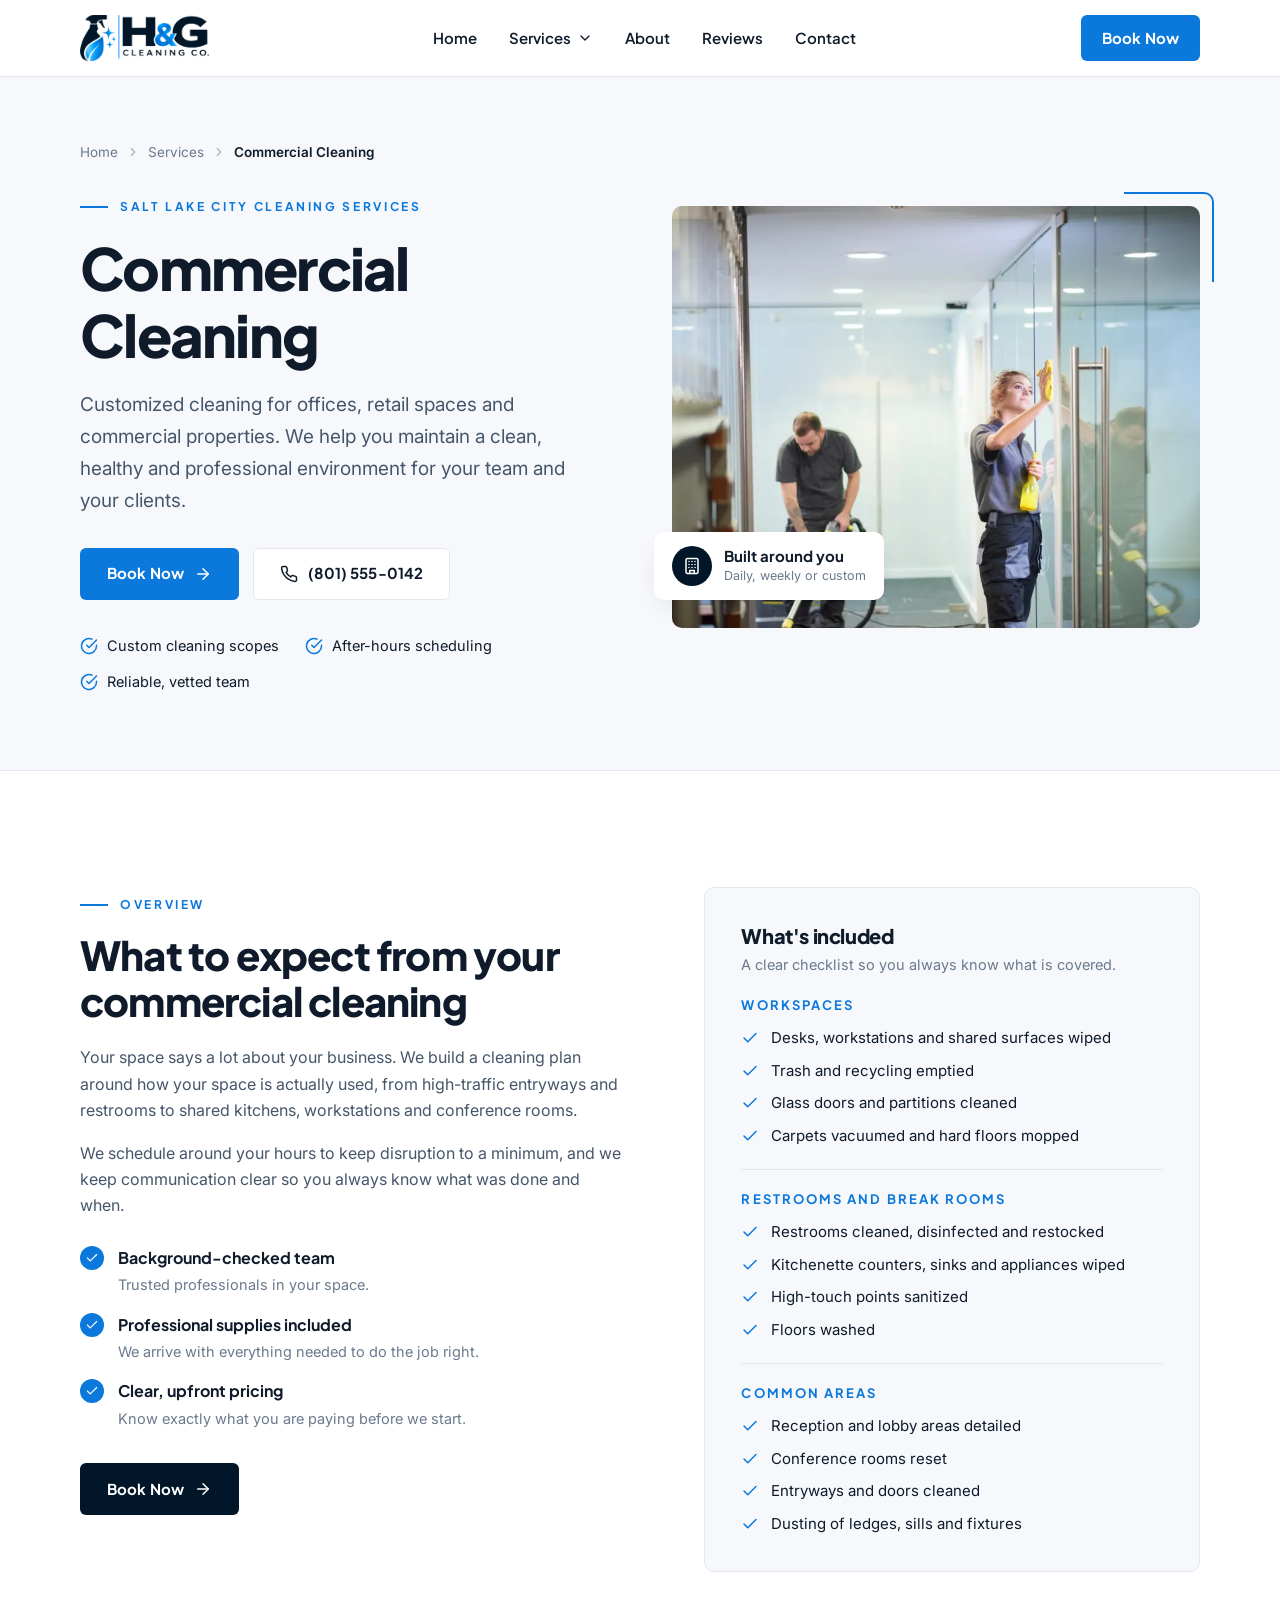
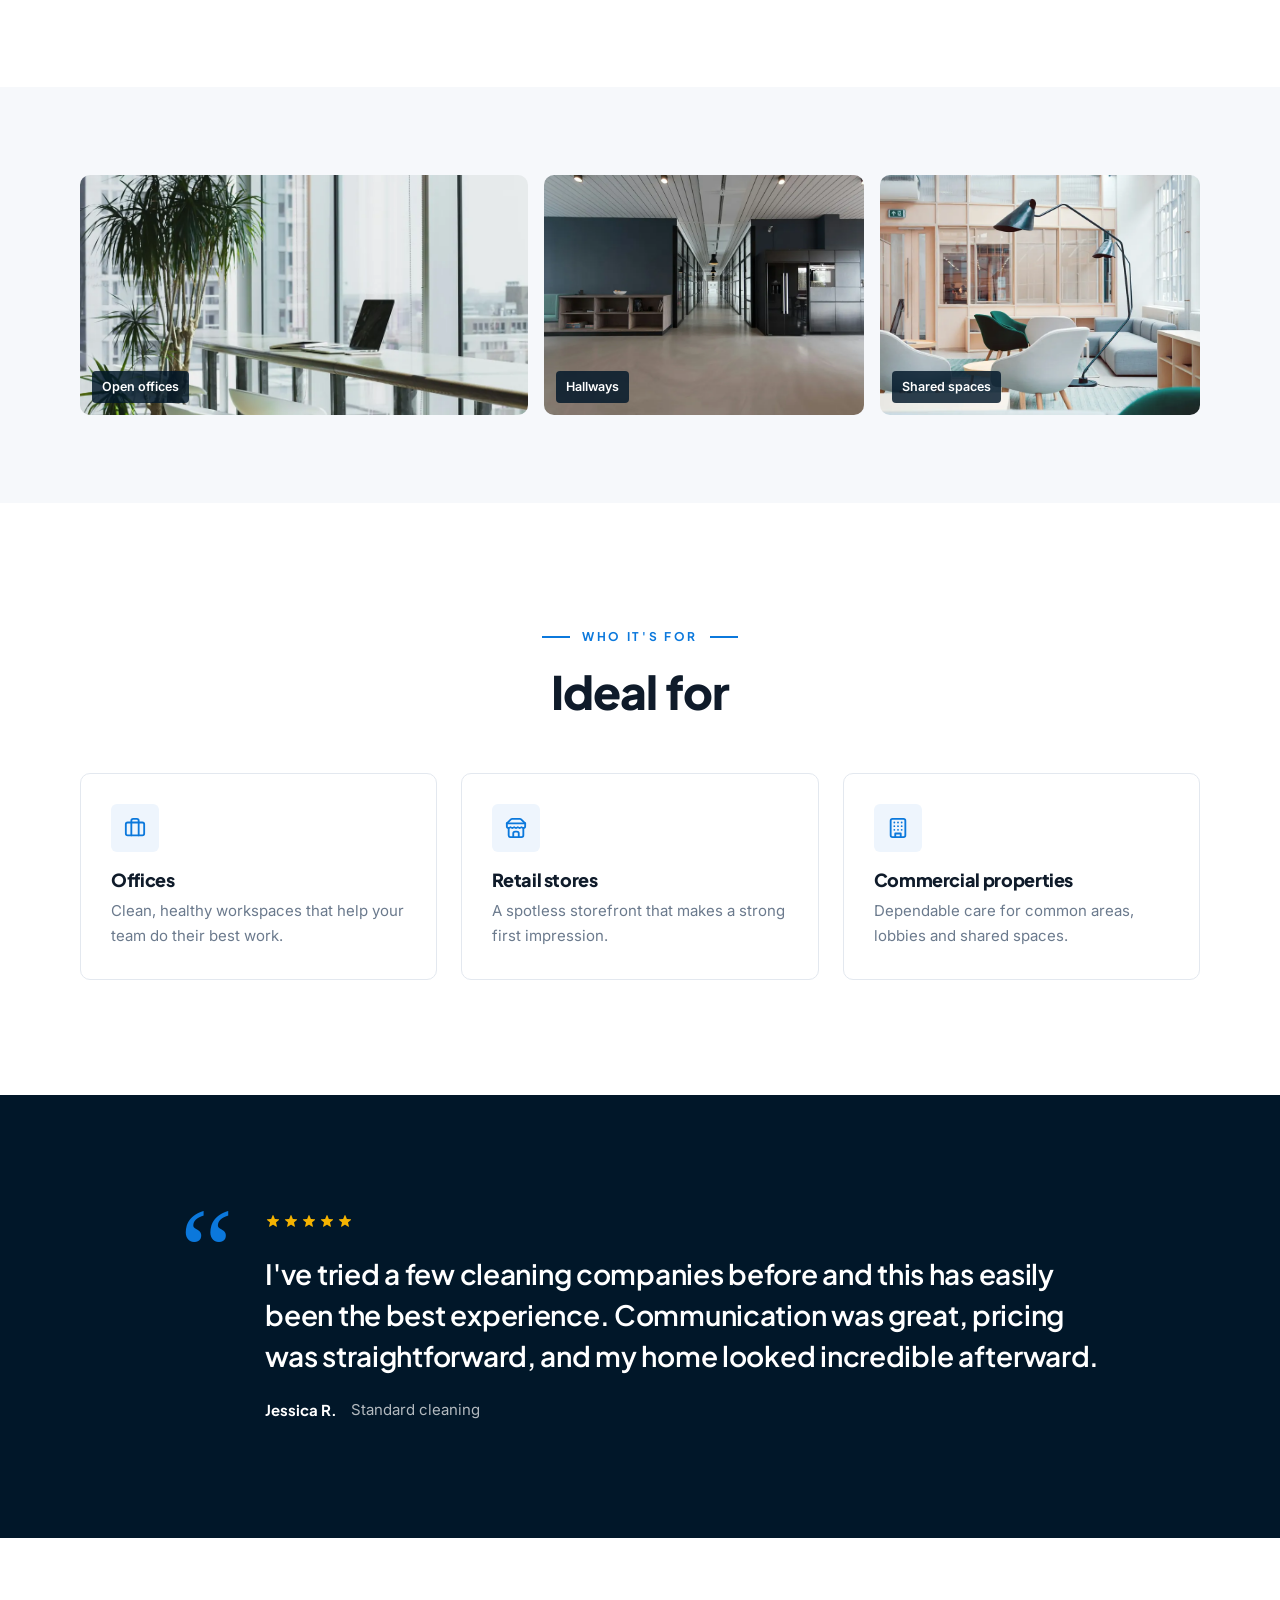
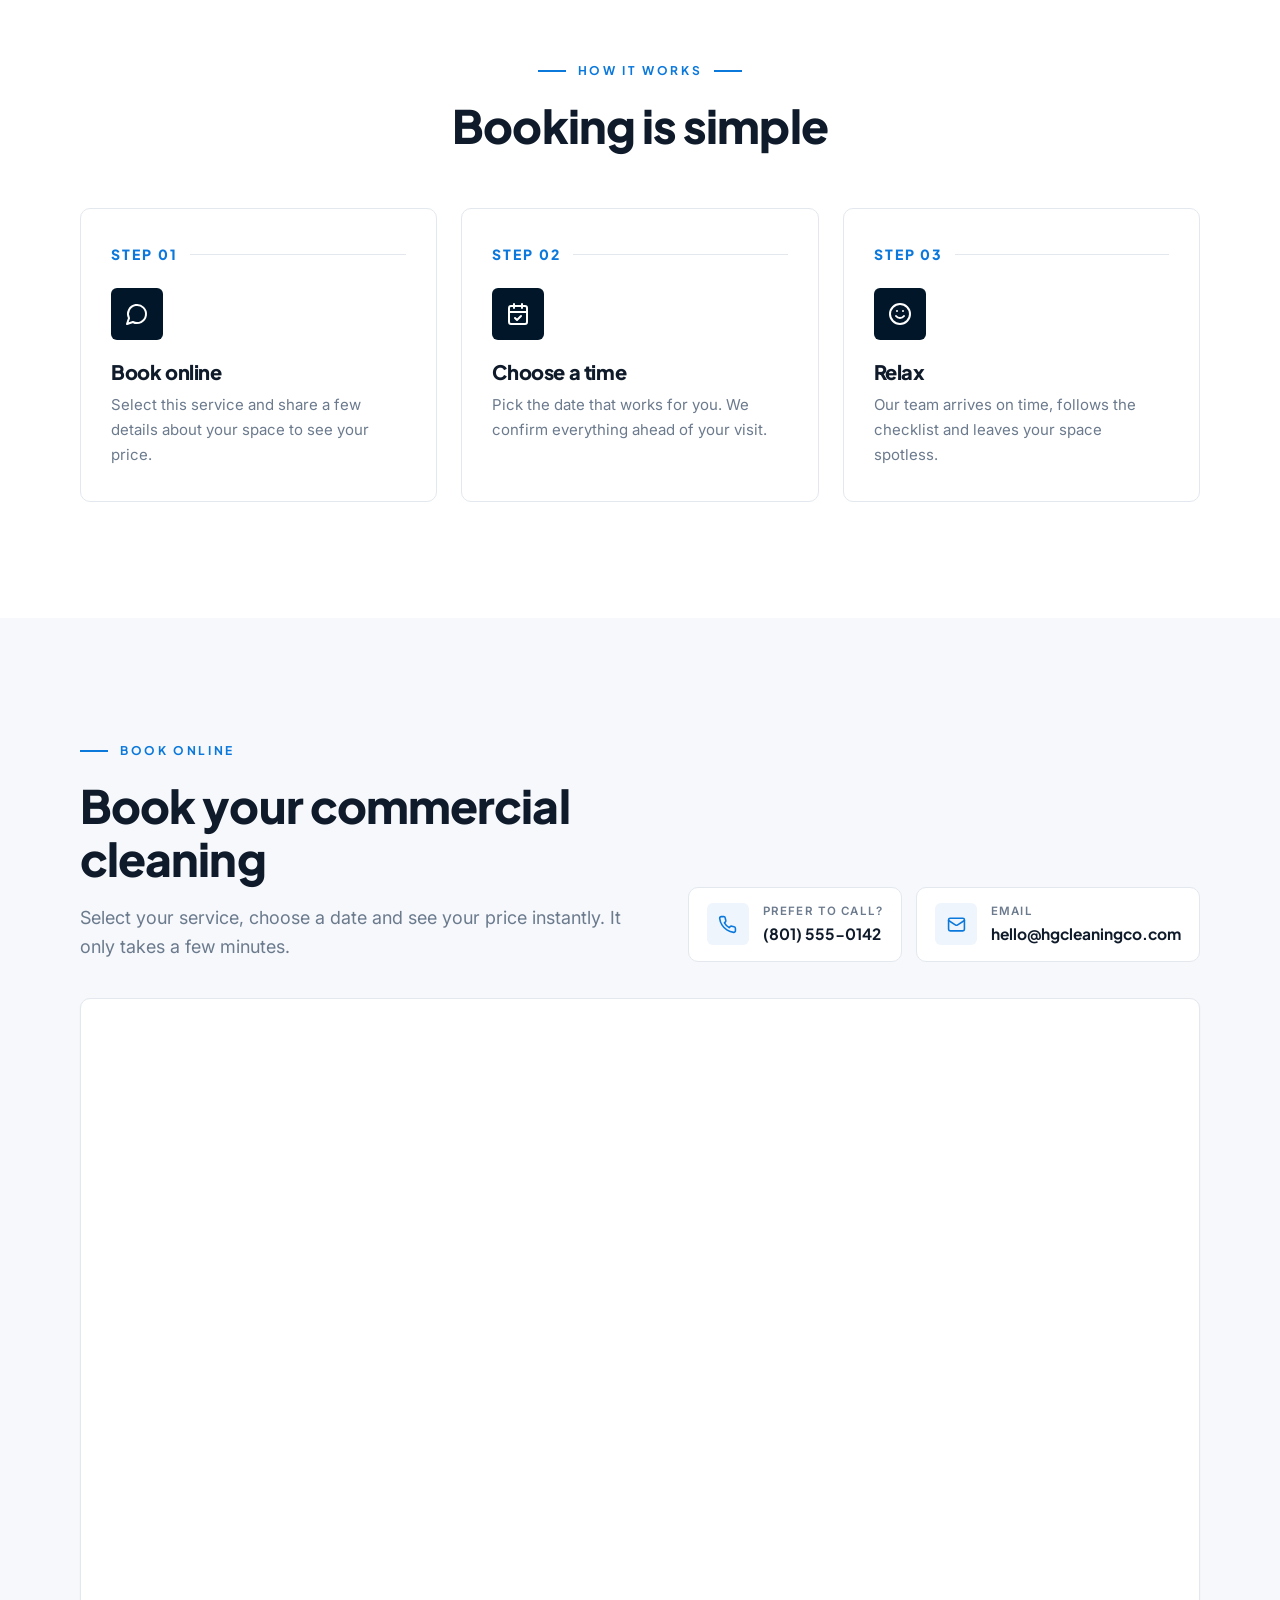
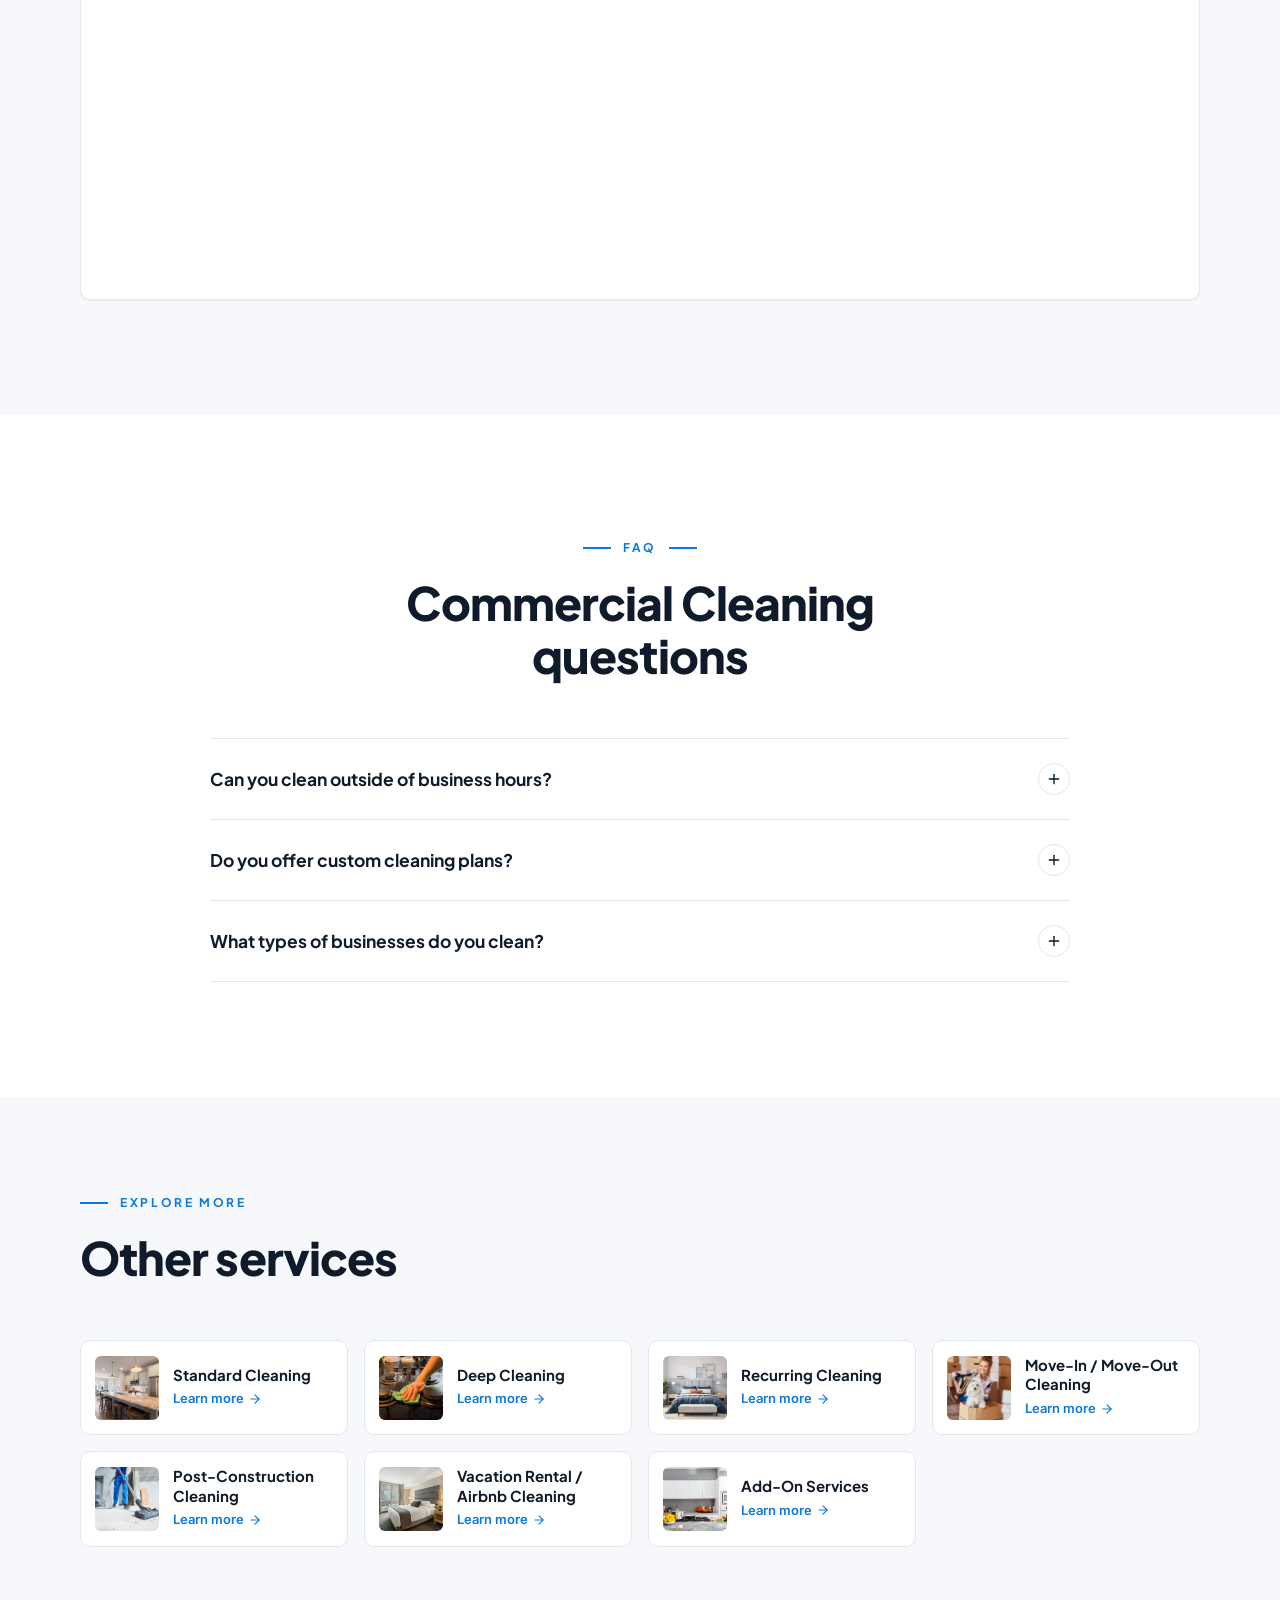
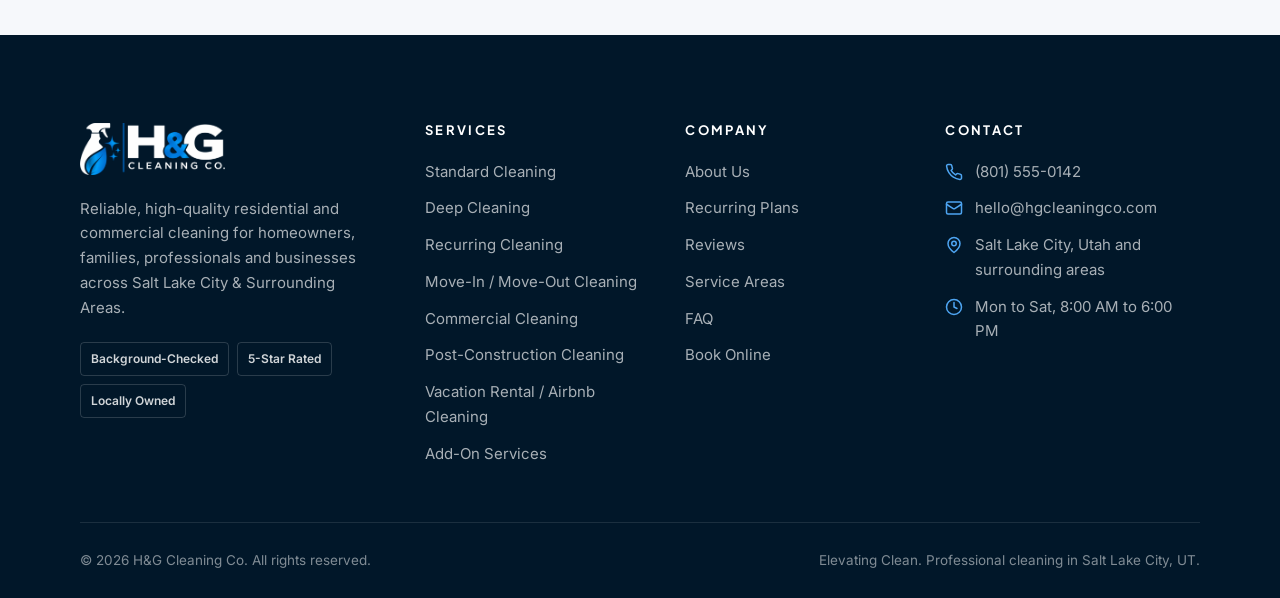
<file: services/commercial-cleaning/index.html>
<!DOCTYPE html>
<html lang="en-US">
<head>
<meta charset="utf-8">
<meta name="viewport" content="width=device-width, initial-scale=1, viewport-fit=cover">
<title>Commercial and Office Cleaning in Salt Lake City, UT | H&amp;G Cleaning Co.</title>
<meta name="description" content="Commercial cleaning for offices, retail stores and commercial properties in Salt Lake City. Customized schedules and a dependable, background-checked team.">
<meta name="keywords" content="commercial cleaning Salt Lake City, commercial cleaning Utah, commercial cleaning near me, H&amp;G Cleaning Co.">
<link rel="canonical" href="https://hgcleaningco.com/services/commercial-cleaning/">
<meta name="robots" content="index, follow, max-image-preview:large">
<meta name="author" content="H&amp;G Cleaning Co.">
<meta name="theme-color" content="#011729">
<meta name="format-detection" content="telephone=yes">
<meta name="geo.region" content="US-UT">
<meta name="geo.placename" content="Salt Lake City">
<meta name="geo.position" content="40.7608;-111.891">
<meta name="ICBM" content="40.7608, -111.891">
<meta property="og:type" content="website">
<meta property="og:site_name" content="H&amp;G Cleaning Co.">
<meta property="og:locale" content="en_US">
<meta property="og:title" content="Commercial and Office Cleaning in Salt Lake City, UT | H&amp;G Cleaning Co.">
<meta property="og:description" content="Commercial cleaning for offices, retail stores and commercial properties in Salt Lake City. Customized schedules and a dependable, background-checked team.">
<meta property="og:url" content="https://hgcleaningco.com/services/commercial-cleaning/">
<meta property="og:image" content="https://hgcleaningco.com/assets/og-image.jpg">
<meta property="og:image:width" content="1200">
<meta property="og:image:height" content="630">
<meta property="og:image:alt" content="H&amp;G Cleaning Co., Elevating Clean">
<meta name="twitter:card" content="summary_large_image">
<meta name="twitter:title" content="Commercial and Office Cleaning in Salt Lake City, UT | H&amp;G Cleaning Co.">
<meta name="twitter:description" content="Commercial cleaning for offices, retail stores and commercial properties in Salt Lake City. Customized schedules and a dependable, background-checked team.">
<meta name="twitter:image" content="https://hgcleaningco.com/assets/og-image.jpg">
<link rel="icon" href="../../favicon.ico" sizes="any">
<link rel="icon" type="image/png" sizes="32x32" href="../../assets/favicon-32.png">
<link rel="icon" type="image/png" sizes="16x16" href="../../assets/favicon-16.png">
<link rel="apple-touch-icon" href="../../assets/apple-touch-icon.png">
<link rel="manifest" href="../../site.webmanifest">
<link rel="preconnect" href="https://fonts.googleapis.com">
<link rel="preconnect" href="https://fonts.gstatic.com" crossorigin>
<link rel="stylesheet" href="https://fonts.googleapis.com/css2?family=Inter:wght@400;500;600&family=Plus+Jakarta+Sans:wght@600;700;800&display=swap">
<link rel="stylesheet" href="../../css/styles.css">
<link rel="preload" as="image" href="../../assets/img/commercial-office-glass.webp" fetchpriority="high">
<script type="application/ld+json">{"@context":"https://schema.org","@type":"Service","name":"Commercial Cleaning","serviceType":"Commercial Cleaning","description":"Commercial cleaning for offices, retail stores and commercial properties in Salt Lake City. Customized schedules and a dependable, background-checked team.","url":"https://hgcleaningco.com/services/commercial-cleaning/","image":"https://hgcleaningco.com/assets/img/commercial-office-glass.webp","provider":{"@type":"HouseCleaningService","@id":"https://hgcleaningco.com/#business","name":"H&G Cleaning Co.","telephone":"+18015550142","url":"https://hgcleaningco.com/"},"areaServed":[{"@type":"City","name":"Salt Lake City, UT"},{"@type":"City","name":"Sandy, UT"},{"@type":"City","name":"Draper, UT"},{"@type":"City","name":"West Jordan, UT"},{"@type":"City","name":"South Jordan, UT"},{"@type":"City","name":"Murray, UT"},{"@type":"City","name":"Holladay, UT"},{"@type":"City","name":"Millcreek, UT"},{"@type":"City","name":"Cottonwood Heights, UT"},{"@type":"City","name":"Midvale, UT"},{"@type":"City","name":"Taylorsville, UT"},{"@type":"City","name":"West Valley City, UT"},{"@type":"City","name":"Riverton, UT"},{"@type":"City","name":"Herriman, UT"},{"@type":"City","name":"Bountiful, UT"}]}</script>
<script type="application/ld+json">{"@context":"https://schema.org","@type":"BreadcrumbList","itemListElement":[{"@type":"ListItem","position":1,"name":"Home","item":"https://hgcleaningco.com/"},{"@type":"ListItem","position":2,"name":"Services","item":"https://hgcleaningco.com/#services"},{"@type":"ListItem","position":3,"name":"Commercial Cleaning","item":"https://hgcleaningco.com/services/commercial-cleaning/"}]}</script>
<script type="application/ld+json">{"@context":"https://schema.org","@type":"FAQPage","mainEntity":[{"@type":"Question","name":"Can you clean outside of business hours?","acceptedAnswer":{"@type":"Answer","text":"Yes. We offer early morning, evening and weekend scheduling so cleaning never interrupts your day."}},{"@type":"Question","name":"Do you offer custom cleaning plans?","acceptedAnswer":{"@type":"Answer","text":"Every commercial plan is customized. We walk through your space, learn your priorities and build a scope and schedule that fits."}},{"@type":"Question","name":"What types of businesses do you clean?","acceptedAnswer":{"@type":"Answer","text":"We clean offices, retail spaces, studios and other commercial properties throughout the Salt Lake City area."}}]}</script>
</head>
<body>
<a class="skip-link" href="#main">Skip to content</a>
<header class="site-header" id="top">
  <div class="container">
    <a class="brand" href="../../" aria-label="H&amp;G Cleaning Co. home">
      <img src="../../assets/img/logo.png" alt="H&amp;G Cleaning Co. logo" width="640" height="229">
    </a>
    <nav class="nav" aria-label="Main">
      <a class="nav__link" href="../../">Home</a>
      <div class="nav__item">
        <button class="nav__link" type="button" aria-expanded="false" aria-haspopup="true">Services <svg viewBox="0 0 24 24" fill="none" stroke="currentColor" stroke-width="2" stroke-linecap="round" stroke-linejoin="round" aria-hidden="true" focusable="false"><path d="m6 9 6 6 6-6"/></svg></button>
        <div class="dropdown">
<a href="../../services/standard-cleaning/"><span class="dropdown__icon"><svg viewBox="0 0 24 24" fill="none" stroke="currentColor" stroke-width="2" stroke-linecap="round" stroke-linejoin="round" aria-hidden="true" focusable="false"><path d="M15 21v-8a1 1 0 0 0-1-1h-4a1 1 0 0 0-1 1v8"/><path d="M3 10a2 2 0 0 1 .71-1.53l7-6a2 2 0 0 1 2.58 0l7 6A2 2 0 0 1 21 10v9a2 2 0 0 1-2 2H5a2 2 0 0 1-2-2z"/></svg></span><span><strong>Standard Cleaning</strong><span class="desc">Routine upkeep for a fresh, tidy home</span></span></a>
<a href="../../services/deep-cleaning/"><span class="dropdown__icon"><svg viewBox="0 0 24 24" fill="none" stroke="currentColor" stroke-width="2" stroke-linecap="round" stroke-linejoin="round" aria-hidden="true" focusable="false"><path d="M9.94 15.5A2 2 0 0 0 8.5 14.06l-6.13-1.58a.5.5 0 0 1 0-.96L8.5 9.94A2 2 0 0 0 9.94 8.5l1.58-6.13a.5.5 0 0 1 .96 0L14.06 8.5A2 2 0 0 0 15.5 9.94l6.13 1.58a.5.5 0 0 1 0 .96L15.5 14.06a2 2 0 0 0-1.44 1.44l-1.58 6.13a.5.5 0 0 1-.96 0z"/><path d="M20 3v4"/><path d="M22 5h-4"/></svg></span><span><strong>Deep Cleaning</strong><span class="desc">Top-to-bottom detail for buildup</span></span></a>
<a href="../../services/recurring-cleaning/"><span class="dropdown__icon"><svg viewBox="0 0 24 24" fill="none" stroke="currentColor" stroke-width="2" stroke-linecap="round" stroke-linejoin="round" aria-hidden="true" focusable="false"><rect x="3" y="4" width="18" height="18" rx="2"/><path d="M16 2v4"/><path d="M8 2v4"/><path d="M3 10h18"/><path d="m9 16 2 2 4-4"/></svg></span><span><strong>Recurring Cleaning</strong><span class="desc">Weekly, bi-weekly or monthly plans</span></span></a>
<a href="../../services/move-in-move-out-cleaning/"><span class="dropdown__icon"><svg viewBox="0 0 24 24" fill="none" stroke="currentColor" stroke-width="2" stroke-linecap="round" stroke-linejoin="round" aria-hidden="true" focusable="false"><path d="m15.5 7.5 2.3 2.3a1 1 0 0 0 1.4 0l2.1-2.1a1 1 0 0 0 0-1.4L19 4"/><path d="m21 2-9.6 9.6"/><circle cx="7.5" cy="15.5" r="5.5"/></svg></span><span><strong>Move-In / Move-Out Cleaning</strong><span class="desc">Empty-home cleaning for a smooth handover</span></span></a>
<a href="../../services/commercial-cleaning/" aria-current="page"><span class="dropdown__icon"><svg viewBox="0 0 24 24" fill="none" stroke="currentColor" stroke-width="2" stroke-linecap="round" stroke-linejoin="round" aria-hidden="true" focusable="false"><rect x="4" y="2" width="16" height="20" rx="2"/><path d="M9 22v-4h6v4"/><path d="M8 6h.01"/><path d="M16 6h.01"/><path d="M12 6h.01"/><path d="M12 10h.01"/><path d="M12 14h.01"/><path d="M16 10h.01"/><path d="M16 14h.01"/><path d="M8 10h.01"/><path d="M8 14h.01"/></svg></span><span><strong>Commercial Cleaning</strong><span class="desc">Offices, retail and commercial spaces</span></span></a>
<a href="../../services/post-construction-cleaning/"><span class="dropdown__icon"><svg viewBox="0 0 24 24" fill="none" stroke="currentColor" stroke-width="2" stroke-linecap="round" stroke-linejoin="round" aria-hidden="true" focusable="false"><path d="M10 10V5a1 1 0 0 1 1-1h2a1 1 0 0 1 1 1v5"/><path d="M14 6a6 6 0 0 1 6 6v3"/><path d="M4 15v-3a6 6 0 0 1 6-6"/><rect x="2" y="15" width="20" height="4" rx="1"/></svg></span><span><strong>Post-Construction Cleaning</strong><span class="desc">Dust and debris removal after a build</span></span></a>
<a href="../../services/airbnb-vacation-rental-cleaning/"><span class="dropdown__icon"><svg viewBox="0 0 24 24" fill="none" stroke="currentColor" stroke-width="2" stroke-linecap="round" stroke-linejoin="round" aria-hidden="true" focusable="false"><path d="M2 4v16"/><path d="M2 8h18a2 2 0 0 1 2 2v10"/><path d="M2 17h20"/><path d="M6 8v9"/></svg></span><span><strong>Vacation Rental / Airbnb Cleaning</strong><span class="desc">Guest-ready turnovers between stays</span></span></a>
<a href="../../services/add-on-services/"><span class="dropdown__icon"><svg viewBox="0 0 24 24" fill="none" stroke="currentColor" stroke-width="2" stroke-linecap="round" stroke-linejoin="round" aria-hidden="true" focusable="false"><rect x="3" y="3" width="18" height="18" rx="2"/><path d="M8 12h8"/><path d="M12 8v8"/></svg></span><span><strong>Add-On Services</strong><span class="desc">Fridges, ovens, windows, laundry and more</span></span></a>
        </div>
      </div>
      <a class="nav__link" href="../../#about">About</a>
      <a class="nav__link" href="../../#reviews">Reviews</a>
      <a class="nav__link" href="#book">Contact</a>
    </nav>
    <div class="header__actions">
      <a class="btn btn--primary header__cta" href="#book">Book Now</a>
      <button class="menu-toggle" type="button" aria-label="Open menu" aria-expanded="false" aria-controls="mobile-menu"><svg class="ico-open" viewBox="0 0 24 24" fill="none" stroke="currentColor" stroke-width="2" stroke-linecap="round" stroke-linejoin="round" aria-hidden="true" focusable="false"><path d="M4 6h16"/><path d="M4 12h16"/><path d="M4 18h16"/></svg><svg class="ico-close" viewBox="0 0 24 24" fill="none" stroke="currentColor" stroke-width="2" stroke-linecap="round" stroke-linejoin="round" aria-hidden="true" focusable="false"><path d="M18 6 6 18"/><path d="m6 6 12 12"/></svg></button>
    </div>
  </div>
</header>
<nav class="mobile-menu" id="mobile-menu" aria-label="Mobile">
  <a href="../../">Home</a>
  <details open>
    <summary>Services <svg viewBox="0 0 24 24" fill="none" stroke="currentColor" stroke-width="2" stroke-linecap="round" stroke-linejoin="round" aria-hidden="true" focusable="false"><path d="m6 9 6 6 6-6"/></svg></summary>
    <ul>
<li><a href="../../services/standard-cleaning/">Standard Cleaning</a></li>
<li><a href="../../services/deep-cleaning/">Deep Cleaning</a></li>
<li><a href="../../services/recurring-cleaning/">Recurring Cleaning</a></li>
<li><a href="../../services/move-in-move-out-cleaning/">Move-In / Move-Out Cleaning</a></li>
<li><a href="../../services/commercial-cleaning/" aria-current="page">Commercial Cleaning</a></li>
<li><a href="../../services/post-construction-cleaning/">Post-Construction Cleaning</a></li>
<li><a href="../../services/airbnb-vacation-rental-cleaning/">Vacation Rental / Airbnb Cleaning</a></li>
<li><a href="../../services/add-on-services/">Add-On Services</a></li>
    </ul>
  </details>
  <a href="../../#about">About</a>
  <a href="../../#reviews">Reviews</a>
  <a href="../../#areas">Service Areas</a>
  <a href="#book">Book and Contact</a>
  <div class="mobile-menu__cta">
    <a class="btn btn--primary btn--block" href="#book">Book Now</a>
    <a class="btn btn--outline btn--block" href="tel:+18015550142"><svg viewBox="0 0 24 24" fill="none" stroke="currentColor" stroke-width="2" stroke-linecap="round" stroke-linejoin="round" aria-hidden="true" focusable="false"><path d="M22 16.92v3a2 2 0 0 1-2.18 2 19.79 19.79 0 0 1-8.63-3.07 19.5 19.5 0 0 1-6-6 19.79 19.79 0 0 1-3.07-8.67A2 2 0 0 1 4.11 2h3a2 2 0 0 1 2 1.72c.13.96.36 1.9.7 2.81a2 2 0 0 1-.45 2.11L8.09 9.91a16 16 0 0 0 6 6l1.27-1.27a2 2 0 0 1 2.11-.45c.91.34 1.85.57 2.81.7A2 2 0 0 1 22 16.92z"/></svg>Call (801) 555-0142</a>
  </div>
</nav>
<main id="main">

<section class="page-hero">
  <div class="container">
    <div>
      <nav class="breadcrumb" aria-label="Breadcrumb"><a href="../../">Home</a><svg viewBox="0 0 24 24" fill="none" stroke="currentColor" stroke-width="2" stroke-linecap="round" stroke-linejoin="round" aria-hidden="true" focusable="false"><path d="m9 18 6-6-6-6"/></svg><a href="../../#services">Services</a><svg viewBox="0 0 24 24" fill="none" stroke="currentColor" stroke-width="2" stroke-linecap="round" stroke-linejoin="round" aria-hidden="true" focusable="false"><path d="m9 18 6-6-6-6"/></svg><span aria-current="page">Commercial Cleaning</span></nav>
      <span class="eyebrow">Salt Lake City Cleaning Services</span>
      <h1>Commercial Cleaning</h1>
      <p class="lead">Customized cleaning for offices, retail spaces and commercial properties. We help you maintain a clean, healthy and professional environment for your team and your clients.</p>
      <div class="page-hero__actions">
        <a class="btn btn--primary" href="#book">Book Now <svg viewBox="0 0 24 24" fill="none" stroke="currentColor" stroke-width="2" stroke-linecap="round" stroke-linejoin="round" aria-hidden="true" focusable="false"><path d="M5 12h14"/><path d="m12 5 7 7-7 7"/></svg></a>
        <a class="btn btn--outline" href="tel:+18015550142"><svg viewBox="0 0 24 24" fill="none" stroke="currentColor" stroke-width="2" stroke-linecap="round" stroke-linejoin="round" aria-hidden="true" focusable="false"><path d="M22 16.92v3a2 2 0 0 1-2.18 2 19.79 19.79 0 0 1-8.63-3.07 19.5 19.5 0 0 1-6-6 19.79 19.79 0 0 1-3.07-8.67A2 2 0 0 1 4.11 2h3a2 2 0 0 1 2 1.72c.13.96.36 1.9.7 2.81a2 2 0 0 1-.45 2.11L8.09 9.91a16 16 0 0 0 6 6l1.27-1.27a2 2 0 0 1 2.11-.45c.91.34 1.85.57 2.81.7A2 2 0 0 1 22 16.92z"/></svg>(801) 555-0142</a>
      </div>
      <ul class="page-hero__facts"><li><svg viewBox="0 0 24 24" fill="none" stroke="currentColor" stroke-width="2" stroke-linecap="round" stroke-linejoin="round" aria-hidden="true" focusable="false"><path d="M22 11.08V12a10 10 0 1 1-5.93-9.14"/><path d="m9 11 3 3L22 4"/></svg>Custom cleaning scopes</li><li><svg viewBox="0 0 24 24" fill="none" stroke="currentColor" stroke-width="2" stroke-linecap="round" stroke-linejoin="round" aria-hidden="true" focusable="false"><path d="M22 11.08V12a10 10 0 1 1-5.93-9.14"/><path d="m9 11 3 3L22 4"/></svg>After-hours scheduling</li><li><svg viewBox="0 0 24 24" fill="none" stroke="currentColor" stroke-width="2" stroke-linecap="round" stroke-linejoin="round" aria-hidden="true" focusable="false"><path d="M22 11.08V12a10 10 0 1 1-5.93-9.14"/><path d="m9 11 3 3L22 4"/></svg>Reliable, vetted team</li></ul>
    </div>
    <div class="page-hero__media">
      <img src="../../assets/img/commercial-office-glass.webp" alt="Commercial cleaning team vacuuming and wiping glass in a modern office" width="1400" height="933" fetchpriority="high">
      <div class="page-hero__chip"><span class="ico"><svg viewBox="0 0 24 24" fill="none" stroke="currentColor" stroke-width="2" stroke-linecap="round" stroke-linejoin="round" aria-hidden="true" focusable="false"><rect x="4" y="2" width="16" height="20" rx="2"/><path d="M9 22v-4h6v4"/><path d="M8 6h.01"/><path d="M16 6h.01"/><path d="M12 6h.01"/><path d="M12 10h.01"/><path d="M12 14h.01"/><path d="M16 10h.01"/><path d="M16 14h.01"/><path d="M8 10h.01"/><path d="M8 14h.01"/></svg></span><span><strong>Built around you</strong><span>Daily, weekly or custom</span></span></div>
    </div>
  </div>
</section>

<section class="section">
  <div class="container detail">
    <div>
      <span class="eyebrow">Overview</span>
      <h2>What to expect from your commercial cleaning</h2>
      <p>Your space says a lot about your business. We build a cleaning plan around how your space is actually used, from high-traffic entryways and restrooms to shared kitchens, workstations and conference rooms.</p>
<p>We schedule around your hours to keep disruption to a minimum, and we keep communication clear so you always know what was done and when.</p>
      <ul class="check-list">
        <li><span class="check-list__icon"><svg viewBox="0 0 24 24" fill="none" stroke="currentColor" stroke-width="2" stroke-linecap="round" stroke-linejoin="round" aria-hidden="true" focusable="false"><path d="M20 6 9 17l-5-5"/></svg></span><div><strong>Background-checked team</strong><span class="d">Trusted professionals in your space.</span></div></li>
        <li><span class="check-list__icon"><svg viewBox="0 0 24 24" fill="none" stroke="currentColor" stroke-width="2" stroke-linecap="round" stroke-linejoin="round" aria-hidden="true" focusable="false"><path d="M20 6 9 17l-5-5"/></svg></span><div><strong>Professional supplies included</strong><span class="d">We arrive with everything needed to do the job right.</span></div></li>
        <li><span class="check-list__icon"><svg viewBox="0 0 24 24" fill="none" stroke="currentColor" stroke-width="2" stroke-linecap="round" stroke-linejoin="round" aria-hidden="true" focusable="false"><path d="M20 6 9 17l-5-5"/></svg></span><div><strong>Clear, upfront pricing</strong><span class="d">Know exactly what you are paying before we start.</span></div></li>
      </ul>
      <a class="btn btn--navy" href="#book">Book Now <svg viewBox="0 0 24 24" fill="none" stroke="currentColor" stroke-width="2" stroke-linecap="round" stroke-linejoin="round" aria-hidden="true" focusable="false"><path d="M5 12h14"/><path d="m12 5 7 7-7 7"/></svg></a>
    </div>
    <div class="included">
      <h3>What's included</h3>
      <p>A clear checklist so you always know what is covered.</p>
      <div class="included__group"><h4>Workspaces</h4><ul><li><svg viewBox="0 0 24 24" fill="none" stroke="currentColor" stroke-width="2" stroke-linecap="round" stroke-linejoin="round" aria-hidden="true" focusable="false"><path d="M20 6 9 17l-5-5"/></svg>Desks, workstations and shared surfaces wiped</li><li><svg viewBox="0 0 24 24" fill="none" stroke="currentColor" stroke-width="2" stroke-linecap="round" stroke-linejoin="round" aria-hidden="true" focusable="false"><path d="M20 6 9 17l-5-5"/></svg>Trash and recycling emptied</li><li><svg viewBox="0 0 24 24" fill="none" stroke="currentColor" stroke-width="2" stroke-linecap="round" stroke-linejoin="round" aria-hidden="true" focusable="false"><path d="M20 6 9 17l-5-5"/></svg>Glass doors and partitions cleaned</li><li><svg viewBox="0 0 24 24" fill="none" stroke="currentColor" stroke-width="2" stroke-linecap="round" stroke-linejoin="round" aria-hidden="true" focusable="false"><path d="M20 6 9 17l-5-5"/></svg>Carpets vacuumed and hard floors mopped</li></ul></div>
<div class="included__group"><h4>Restrooms and Break Rooms</h4><ul><li><svg viewBox="0 0 24 24" fill="none" stroke="currentColor" stroke-width="2" stroke-linecap="round" stroke-linejoin="round" aria-hidden="true" focusable="false"><path d="M20 6 9 17l-5-5"/></svg>Restrooms cleaned, disinfected and restocked</li><li><svg viewBox="0 0 24 24" fill="none" stroke="currentColor" stroke-width="2" stroke-linecap="round" stroke-linejoin="round" aria-hidden="true" focusable="false"><path d="M20 6 9 17l-5-5"/></svg>Kitchenette counters, sinks and appliances wiped</li><li><svg viewBox="0 0 24 24" fill="none" stroke="currentColor" stroke-width="2" stroke-linecap="round" stroke-linejoin="round" aria-hidden="true" focusable="false"><path d="M20 6 9 17l-5-5"/></svg>High-touch points sanitized</li><li><svg viewBox="0 0 24 24" fill="none" stroke="currentColor" stroke-width="2" stroke-linecap="round" stroke-linejoin="round" aria-hidden="true" focusable="false"><path d="M20 6 9 17l-5-5"/></svg>Floors washed</li></ul></div>
<div class="included__group"><h4>Common Areas</h4><ul><li><svg viewBox="0 0 24 24" fill="none" stroke="currentColor" stroke-width="2" stroke-linecap="round" stroke-linejoin="round" aria-hidden="true" focusable="false"><path d="M20 6 9 17l-5-5"/></svg>Reception and lobby areas detailed</li><li><svg viewBox="0 0 24 24" fill="none" stroke="currentColor" stroke-width="2" stroke-linecap="round" stroke-linejoin="round" aria-hidden="true" focusable="false"><path d="M20 6 9 17l-5-5"/></svg>Conference rooms reset</li><li><svg viewBox="0 0 24 24" fill="none" stroke="currentColor" stroke-width="2" stroke-linecap="round" stroke-linejoin="round" aria-hidden="true" focusable="false"><path d="M20 6 9 17l-5-5"/></svg>Entryways and doors cleaned</li><li><svg viewBox="0 0 24 24" fill="none" stroke="currentColor" stroke-width="2" stroke-linecap="round" stroke-linejoin="round" aria-hidden="true" focusable="false"><path d="M20 6 9 17l-5-5"/></svg>Dusting of ledges, sills and fixtures</li></ul></div>
    </div>
  </div>
</section>

<section class="section section--soft" style="padding-top:clamp(56px,7vw,88px);padding-bottom:clamp(56px,7vw,88px)">
  <div class="container">
    <div class="gallery">
<figure><img src="../../assets/img/commercial-office-plants.webp" alt="Clean, bright open office with plants and desks" width="1000" height="667" loading="lazy"><figcaption>Open offices</figcaption></figure>
<figure><img src="../../assets/img/commercial-office-corridor.webp" alt="Polished office hallway with glass walls" width="1000" height="667" loading="lazy"><figcaption>Hallways</figcaption></figure>
<figure><img src="../../assets/img/commercial-office-lounge.webp" alt="Clean office lounge and meeting space" width="1000" height="667" loading="lazy"><figcaption>Shared spaces</figcaption></figure>
    </div>
  </div>
</section>

<section class="section">
  <div class="container">
    <div class="section-head section-head--center">
      <span class="eyebrow">Who It's For</span>
      <h2>Ideal for</h2>
    </div>
    <div class="ideal">
<div class="ideal__card"><span class="ico"><svg viewBox="0 0 24 24" fill="none" stroke="currentColor" stroke-width="2" stroke-linecap="round" stroke-linejoin="round" aria-hidden="true" focusable="false"><path d="M16 20V4a2 2 0 0 0-2-2h-4a2 2 0 0 0-2 2v16"/><rect x="2" y="6" width="20" height="14" rx="2"/></svg></span><h3>Offices</h3><p>Clean, healthy workspaces that help your team do their best work.</p></div>
<div class="ideal__card"><span class="ico"><svg viewBox="0 0 24 24" fill="none" stroke="currentColor" stroke-width="2" stroke-linecap="round" stroke-linejoin="round" aria-hidden="true" focusable="false"><path d="m2 7 4.41-4.41A2 2 0 0 1 7.83 2h8.34a2 2 0 0 1 1.42.59L22 7"/><path d="M4 12v8a2 2 0 0 0 2 2h12a2 2 0 0 0 2-2v-8"/><path d="M15 22v-4a2 2 0 0 0-2-2h-2a2 2 0 0 0-2 2v4"/><path d="M2 7h20"/><path d="M22 7v3a2 2 0 0 1-2 2a2.7 2.7 0 0 1-1.59-.63.7.7 0 0 0-.82 0A2.7 2.7 0 0 1 16 12a2.7 2.7 0 0 1-1.59-.63.7.7 0 0 0-.82 0A2.7 2.7 0 0 1 12 12a2.7 2.7 0 0 1-1.59-.63.7.7 0 0 0-.82 0A2.7 2.7 0 0 1 8 12a2.7 2.7 0 0 1-1.59-.63.7.7 0 0 0-.82 0A2.7 2.7 0 0 1 4 12a2 2 0 0 1-2-2V7"/></svg></span><h3>Retail stores</h3><p>A spotless storefront that makes a strong first impression.</p></div>
<div class="ideal__card"><span class="ico"><svg viewBox="0 0 24 24" fill="none" stroke="currentColor" stroke-width="2" stroke-linecap="round" stroke-linejoin="round" aria-hidden="true" focusable="false"><rect x="4" y="2" width="16" height="20" rx="2"/><path d="M9 22v-4h6v4"/><path d="M8 6h.01"/><path d="M16 6h.01"/><path d="M12 6h.01"/><path d="M12 10h.01"/><path d="M12 14h.01"/><path d="M16 10h.01"/><path d="M16 14h.01"/><path d="M8 10h.01"/><path d="M8 14h.01"/></svg></span><h3>Commercial properties</h3><p>Dependable care for common areas, lobbies and shared spaces.</p></div>
    </div>
  </div>
</section>

<section class="section section--navy">
  <div class="container">
    <div class="feature-quote">
      <div class="feature-quote__mark" aria-hidden="true">&ldquo;</div>
      <div>
        <span class="stars" aria-label="5 out of 5 stars"><svg viewBox="0 0 24 24" fill="currentColor" stroke="none" aria-hidden="true" focusable="false"><path d="M11.48 3.5a.56.56 0 0 1 1.04 0l2.13 5.11a.56.56 0 0 0 .48.35l5.52.44c.5.04.7.66.32.99l-4.2 3.6a.56.56 0 0 0-.18.56l1.28 5.39a.56.56 0 0 1-.84.61l-4.72-2.89a.56.56 0 0 0-.59 0l-4.73 2.89a.56.56 0 0 1-.84-.61l1.28-5.39a.56.56 0 0 0-.18-.56l-4.2-3.6a.56.56 0 0 1 .32-.99l5.52-.44a.56.56 0 0 0 .47-.35z"/></svg><svg viewBox="0 0 24 24" fill="currentColor" stroke="none" aria-hidden="true" focusable="false"><path d="M11.48 3.5a.56.56 0 0 1 1.04 0l2.13 5.11a.56.56 0 0 0 .48.35l5.52.44c.5.04.7.66.32.99l-4.2 3.6a.56.56 0 0 0-.18.56l1.28 5.39a.56.56 0 0 1-.84.61l-4.72-2.89a.56.56 0 0 0-.59 0l-4.73 2.89a.56.56 0 0 1-.84-.61l1.28-5.39a.56.56 0 0 0-.18-.56l-4.2-3.6a.56.56 0 0 1 .32-.99l5.52-.44a.56.56 0 0 0 .47-.35z"/></svg><svg viewBox="0 0 24 24" fill="currentColor" stroke="none" aria-hidden="true" focusable="false"><path d="M11.48 3.5a.56.56 0 0 1 1.04 0l2.13 5.11a.56.56 0 0 0 .48.35l5.52.44c.5.04.7.66.32.99l-4.2 3.6a.56.56 0 0 0-.18.56l1.28 5.39a.56.56 0 0 1-.84.61l-4.72-2.89a.56.56 0 0 0-.59 0l-4.73 2.89a.56.56 0 0 1-.84-.61l1.28-5.39a.56.56 0 0 0-.18-.56l-4.2-3.6a.56.56 0 0 1 .32-.99l5.52-.44a.56.56 0 0 0 .47-.35z"/></svg><svg viewBox="0 0 24 24" fill="currentColor" stroke="none" aria-hidden="true" focusable="false"><path d="M11.48 3.5a.56.56 0 0 1 1.04 0l2.13 5.11a.56.56 0 0 0 .48.35l5.52.44c.5.04.7.66.32.99l-4.2 3.6a.56.56 0 0 0-.18.56l1.28 5.39a.56.56 0 0 1-.84.61l-4.72-2.89a.56.56 0 0 0-.59 0l-4.73 2.89a.56.56 0 0 1-.84-.61l1.28-5.39a.56.56 0 0 0-.18-.56l-4.2-3.6a.56.56 0 0 1 .32-.99l5.52-.44a.56.56 0 0 0 .47-.35z"/></svg><svg viewBox="0 0 24 24" fill="currentColor" stroke="none" aria-hidden="true" focusable="false"><path d="M11.48 3.5a.56.56 0 0 1 1.04 0l2.13 5.11a.56.56 0 0 0 .48.35l5.52.44c.5.04.7.66.32.99l-4.2 3.6a.56.56 0 0 0-.18.56l1.28 5.39a.56.56 0 0 1-.84.61l-4.72-2.89a.56.56 0 0 0-.59 0l-4.73 2.89a.56.56 0 0 1-.84-.61l1.28-5.39a.56.56 0 0 0-.18-.56l-4.2-3.6a.56.56 0 0 1 .32-.99l5.52-.44a.56.56 0 0 0 .47-.35z"/></svg></span>
        <blockquote style="margin-top:18px">I&#x27;ve tried a few cleaning companies before and this has easily been the best experience. Communication was great, pricing was straightforward, and my home looked incredible afterward.</blockquote>
        <cite><strong>Jessica R.</strong> Standard cleaning</cite>
      </div>
    </div>
  </div>
</section>

<section class="section">
  <div class="container">
    <div class="section-head section-head--center">
      <span class="eyebrow">How It Works</span>
      <h2>Booking is simple</h2>
    </div>
    <div class="steps">
      <div class="step"><div class="step__num">STEP 01</div><div class="step__icon"><svg viewBox="0 0 24 24" fill="none" stroke="currentColor" stroke-width="2" stroke-linecap="round" stroke-linejoin="round" aria-hidden="true" focusable="false"><path d="M7.9 20A9 9 0 1 0 4 16.1L2 22Z"/></svg></div><h3>Book online</h3><p>Select this service and share a few details about your space to see your price.</p></div>
      <div class="step"><div class="step__num">STEP 02</div><div class="step__icon"><svg viewBox="0 0 24 24" fill="none" stroke="currentColor" stroke-width="2" stroke-linecap="round" stroke-linejoin="round" aria-hidden="true" focusable="false"><rect x="3" y="4" width="18" height="18" rx="2"/><path d="M16 2v4"/><path d="M8 2v4"/><path d="M3 10h18"/><path d="m9 16 2 2 4-4"/></svg></div><h3>Choose a time</h3><p>Pick the date that works for you. We confirm everything ahead of your visit.</p></div>
      <div class="step"><div class="step__num">STEP 03</div><div class="step__icon"><svg viewBox="0 0 24 24" fill="none" stroke="currentColor" stroke-width="2" stroke-linecap="round" stroke-linejoin="round" aria-hidden="true" focusable="false"><circle cx="12" cy="12" r="10"/><path d="M8 14s1.5 2 4 2 4-2 4-2"/><path d="M9 9h.01"/><path d="M15 9h.01"/></svg></div><h3>Relax</h3><p>Our team arrives on time, follows the checklist and leaves your space spotless.</p></div>
    </div>
  </div>
</section>

<section class="section section--soft booking" id="book">
  <div class="container">
    <div class="booking__head">
      <div class="section-head">
        <span class="eyebrow">Book Online</span>
        <h2>Book your commercial cleaning</h2>
        <p>Select your service, choose a date and see your price instantly. It only takes a few minutes.</p>
      </div>
      <div class="booking__contact">
        <a href="tel:+18015550142"><span class="ico"><svg viewBox="0 0 24 24" fill="none" stroke="currentColor" stroke-width="2" stroke-linecap="round" stroke-linejoin="round" aria-hidden="true" focusable="false"><path d="M22 16.92v3a2 2 0 0 1-2.18 2 19.79 19.79 0 0 1-8.63-3.07 19.5 19.5 0 0 1-6-6 19.79 19.79 0 0 1-3.07-8.67A2 2 0 0 1 4.11 2h3a2 2 0 0 1 2 1.72c.13.96.36 1.9.7 2.81a2 2 0 0 1-.45 2.11L8.09 9.91a16 16 0 0 0 6 6l1.27-1.27a2 2 0 0 1 2.11-.45c.91.34 1.85.57 2.81.7A2 2 0 0 1 22 16.92z"/></svg></span><span><small>Prefer to call?</small><strong>(801) 555-0142</strong></span></a>
        <a href="mailto:hello@hgcleaningco.com"><span class="ico"><svg viewBox="0 0 24 24" fill="none" stroke="currentColor" stroke-width="2" stroke-linecap="round" stroke-linejoin="round" aria-hidden="true" focusable="false"><rect x="2" y="4" width="20" height="16" rx="2"/><path d="m22 7-8.97 5.7a1.94 1.94 0 0 1-2.06 0L2 7"/></svg></span><span><small>Email</small><strong>hello@hgcleaningco.com</strong></span></a>
      </div>
    </div>
    <div class="booking__frame">
      <iframe src="https://hgcleaningco.bookingkoala.com/booknow?embed=true" title="Book a cleaning with H&amp;G Cleaning Co." width="100%" scrolling="yes" loading="lazy" allow="payment"></iframe>
    </div>
  </div>
</section>

<section class="section" id="faq">
  <div class="container">
    <div class="section-head section-head--center">
      <span class="eyebrow">FAQ</span>
      <h2>Commercial Cleaning questions</h2>
    </div>
    <div class="faq">
<details><summary>Can you clean outside of business hours?<span class="pm"><svg viewBox="0 0 24 24" fill="none" stroke="currentColor" stroke-width="2" stroke-linecap="round" stroke-linejoin="round" aria-hidden="true" focusable="false"><path d="M12 5v14"/><path d="M5 12h14"/></svg></span></summary><div><p>Yes. We offer early morning, evening and weekend scheduling so cleaning never interrupts your day.</p></div></details>
<details><summary>Do you offer custom cleaning plans?<span class="pm"><svg viewBox="0 0 24 24" fill="none" stroke="currentColor" stroke-width="2" stroke-linecap="round" stroke-linejoin="round" aria-hidden="true" focusable="false"><path d="M12 5v14"/><path d="M5 12h14"/></svg></span></summary><div><p>Every commercial plan is customized. We walk through your space, learn your priorities and build a scope and schedule that fits.</p></div></details>
<details><summary>What types of businesses do you clean?<span class="pm"><svg viewBox="0 0 24 24" fill="none" stroke="currentColor" stroke-width="2" stroke-linecap="round" stroke-linejoin="round" aria-hidden="true" focusable="false"><path d="M12 5v14"/><path d="M5 12h14"/></svg></span></summary><div><p>We clean offices, retail spaces, studios and other commercial properties throughout the Salt Lake City area.</p></div></details>
    </div>
  </div>
</section>

<section class="section section--soft" style="padding-top:clamp(56px,7vw,88px);padding-bottom:clamp(56px,7vw,88px)">
  <div class="container">
    <div class="section-head">
      <span class="eyebrow">Explore More</span>
      <h2>Other services</h2>
    </div>
    <div class="other-services">
<a class="mini-card" href="../standard-cleaning/"><img src="../../assets/img/standard-kitchen-island.webp" alt="" width="64" height="64" loading="lazy"><span><strong>Standard Cleaning</strong><span>Learn more <svg viewBox="0 0 24 24" fill="none" stroke="currentColor" stroke-width="2" stroke-linecap="round" stroke-linejoin="round" aria-hidden="true" focusable="false"><path d="M5 12h14"/><path d="m12 5 7 7-7 7"/></svg></span></span></a>
<a class="mini-card" href="../deep-cleaning/"><img src="../../assets/img/deep-stovetop-detail.webp" alt="" width="64" height="64" loading="lazy"><span><strong>Deep Cleaning</strong><span>Learn more <svg viewBox="0 0 24 24" fill="none" stroke="currentColor" stroke-width="2" stroke-linecap="round" stroke-linejoin="round" aria-hidden="true" focusable="false"><path d="M5 12h14"/><path d="m12 5 7 7-7 7"/></svg></span></span></a>
<a class="mini-card" href="../recurring-cleaning/"><img src="../../assets/img/recurring-made-bedroom.webp" alt="" width="64" height="64" loading="lazy"><span><strong>Recurring Cleaning</strong><span>Learn more <svg viewBox="0 0 24 24" fill="none" stroke="currentColor" stroke-width="2" stroke-linecap="round" stroke-linejoin="round" aria-hidden="true" focusable="false"><path d="M5 12h14"/><path d="m12 5 7 7-7 7"/></svg></span></span></a>
<a class="mini-card" href="../move-in-move-out-cleaning/"><img src="../../assets/img/move-moving-day-boxes.webp" alt="" width="64" height="64" loading="lazy"><span><strong>Move-In / Move-Out Cleaning</strong><span>Learn more <svg viewBox="0 0 24 24" fill="none" stroke="currentColor" stroke-width="2" stroke-linecap="round" stroke-linejoin="round" aria-hidden="true" focusable="false"><path d="M5 12h14"/><path d="m12 5 7 7-7 7"/></svg></span></span></a>
<a class="mini-card" href="../post-construction-cleaning/"><img src="../../assets/img/construction-dust-vacuum.webp" alt="" width="64" height="64" loading="lazy"><span><strong>Post-Construction Cleaning</strong><span>Learn more <svg viewBox="0 0 24 24" fill="none" stroke="currentColor" stroke-width="2" stroke-linecap="round" stroke-linejoin="round" aria-hidden="true" focusable="false"><path d="M5 12h14"/><path d="m12 5 7 7-7 7"/></svg></span></span></a>
<a class="mini-card" href="../airbnb-vacation-rental-cleaning/"><img src="../../assets/img/rental-guest-bedroom.webp" alt="" width="64" height="64" loading="lazy"><span><strong>Vacation Rental / Airbnb Cleaning</strong><span>Learn more <svg viewBox="0 0 24 24" fill="none" stroke="currentColor" stroke-width="2" stroke-linecap="round" stroke-linejoin="round" aria-hidden="true" focusable="false"><path d="M5 12h14"/><path d="m12 5 7 7-7 7"/></svg></span></span></a>
<a class="mini-card" href="../add-on-services/"><img src="../../assets/img/addon-kitchen-appliances.webp" alt="" width="64" height="64" loading="lazy"><span><strong>Add-On Services</strong><span>Learn more <svg viewBox="0 0 24 24" fill="none" stroke="currentColor" stroke-width="2" stroke-linecap="round" stroke-linejoin="round" aria-hidden="true" focusable="false"><path d="M5 12h14"/><path d="m12 5 7 7-7 7"/></svg></span></span></a>
    </div>
  </div>
</section>

</main>
<footer class="site-footer">
  <div class="container">
    <div class="footer__top">
      <div class="footer__brand">
        <img src="../../assets/img/logo-white.png" alt="H&amp;G Cleaning Co." width="640" height="229" loading="lazy">
        <p>Reliable, high-quality residential and commercial cleaning for homeowners, families, professionals and businesses across Salt Lake City & Surrounding Areas.</p>
        <div class="footer__badges"><span>Background-Checked</span><span>5-Star Rated</span><span>Locally Owned</span></div>
      </div>
      <div>
        <h3>Services</h3>
        <ul>
<li><a href="../../services/standard-cleaning/">Standard Cleaning</a></li>
<li><a href="../../services/deep-cleaning/">Deep Cleaning</a></li>
<li><a href="../../services/recurring-cleaning/">Recurring Cleaning</a></li>
<li><a href="../../services/move-in-move-out-cleaning/">Move-In / Move-Out Cleaning</a></li>
<li><a href="../../services/commercial-cleaning/">Commercial Cleaning</a></li>
<li><a href="../../services/post-construction-cleaning/">Post-Construction Cleaning</a></li>
<li><a href="../../services/airbnb-vacation-rental-cleaning/">Vacation Rental / Airbnb Cleaning</a></li>
<li><a href="../../services/add-on-services/">Add-On Services</a></li>
        </ul>
      </div>
      <div>
        <h3>Company</h3>
        <ul>
          <li><a href="../../#about">About Us</a></li>
          <li><a href="../../services/recurring-cleaning/">Recurring Plans</a></li>
          <li><a href="../../#reviews">Reviews</a></li>
          <li><a href="../../#areas">Service Areas</a></li>
          <li><a href="../../#faq">FAQ</a></li>
          <li><a href="#book">Book Online</a></li>
        </ul>
      </div>
      <div>
        <h3>Contact</h3>
        <ul class="footer__contact">
          <li><svg viewBox="0 0 24 24" fill="none" stroke="currentColor" stroke-width="2" stroke-linecap="round" stroke-linejoin="round" aria-hidden="true" focusable="false"><path d="M22 16.92v3a2 2 0 0 1-2.18 2 19.79 19.79 0 0 1-8.63-3.07 19.5 19.5 0 0 1-6-6 19.79 19.79 0 0 1-3.07-8.67A2 2 0 0 1 4.11 2h3a2 2 0 0 1 2 1.72c.13.96.36 1.9.7 2.81a2 2 0 0 1-.45 2.11L8.09 9.91a16 16 0 0 0 6 6l1.27-1.27a2 2 0 0 1 2.11-.45c.91.34 1.85.57 2.81.7A2 2 0 0 1 22 16.92z"/></svg><a href="tel:+18015550142">(801) 555-0142</a></li>
          <li><svg viewBox="0 0 24 24" fill="none" stroke="currentColor" stroke-width="2" stroke-linecap="round" stroke-linejoin="round" aria-hidden="true" focusable="false"><rect x="2" y="4" width="20" height="16" rx="2"/><path d="m22 7-8.97 5.7a1.94 1.94 0 0 1-2.06 0L2 7"/></svg><a href="mailto:hello@hgcleaningco.com">hello@hgcleaningco.com</a></li>
          <li><svg viewBox="0 0 24 24" fill="none" stroke="currentColor" stroke-width="2" stroke-linecap="round" stroke-linejoin="round" aria-hidden="true" focusable="false"><path d="M20 10c0 6-8 12-8 12s-8-6-8-12a8 8 0 0 1 16 0Z"/><circle cx="12" cy="10" r="3"/></svg><span>Salt Lake City, Utah and surrounding areas</span></li>
          <li><svg viewBox="0 0 24 24" fill="none" stroke="currentColor" stroke-width="2" stroke-linecap="round" stroke-linejoin="round" aria-hidden="true" focusable="false"><circle cx="12" cy="12" r="10"/><path d="M12 6v6l4 2"/></svg><span>Mon to Sat, 8:00 AM to 6:00 PM</span></li>
        </ul>
      </div>
    </div>
    <div class="footer__bottom">
      <span>&copy; <span data-year>2026</span> H&amp;G Cleaning Co. All rights reserved.</span>
      <span>Elevating Clean. Professional cleaning in Salt Lake City, UT.</span>
    </div>
  </div>
</footer>
<div class="mobile-bar">
  <a class="btn btn--outline" href="tel:+18015550142"><svg viewBox="0 0 24 24" fill="none" stroke="currentColor" stroke-width="2" stroke-linecap="round" stroke-linejoin="round" aria-hidden="true" focusable="false"><path d="M22 16.92v3a2 2 0 0 1-2.18 2 19.79 19.79 0 0 1-8.63-3.07 19.5 19.5 0 0 1-6-6 19.79 19.79 0 0 1-3.07-8.67A2 2 0 0 1 4.11 2h3a2 2 0 0 1 2 1.72c.13.96.36 1.9.7 2.81a2 2 0 0 1-.45 2.11L8.09 9.91a16 16 0 0 0 6 6l1.27-1.27a2 2 0 0 1 2.11-.45c.91.34 1.85.57 2.81.7A2 2 0 0 1 22 16.92z"/></svg>Call</a>
  <a class="btn btn--primary" href="#book">Book Now</a>
</div>
<script src="../../js/main.js" defer></script>
</body>
</html>
</file>
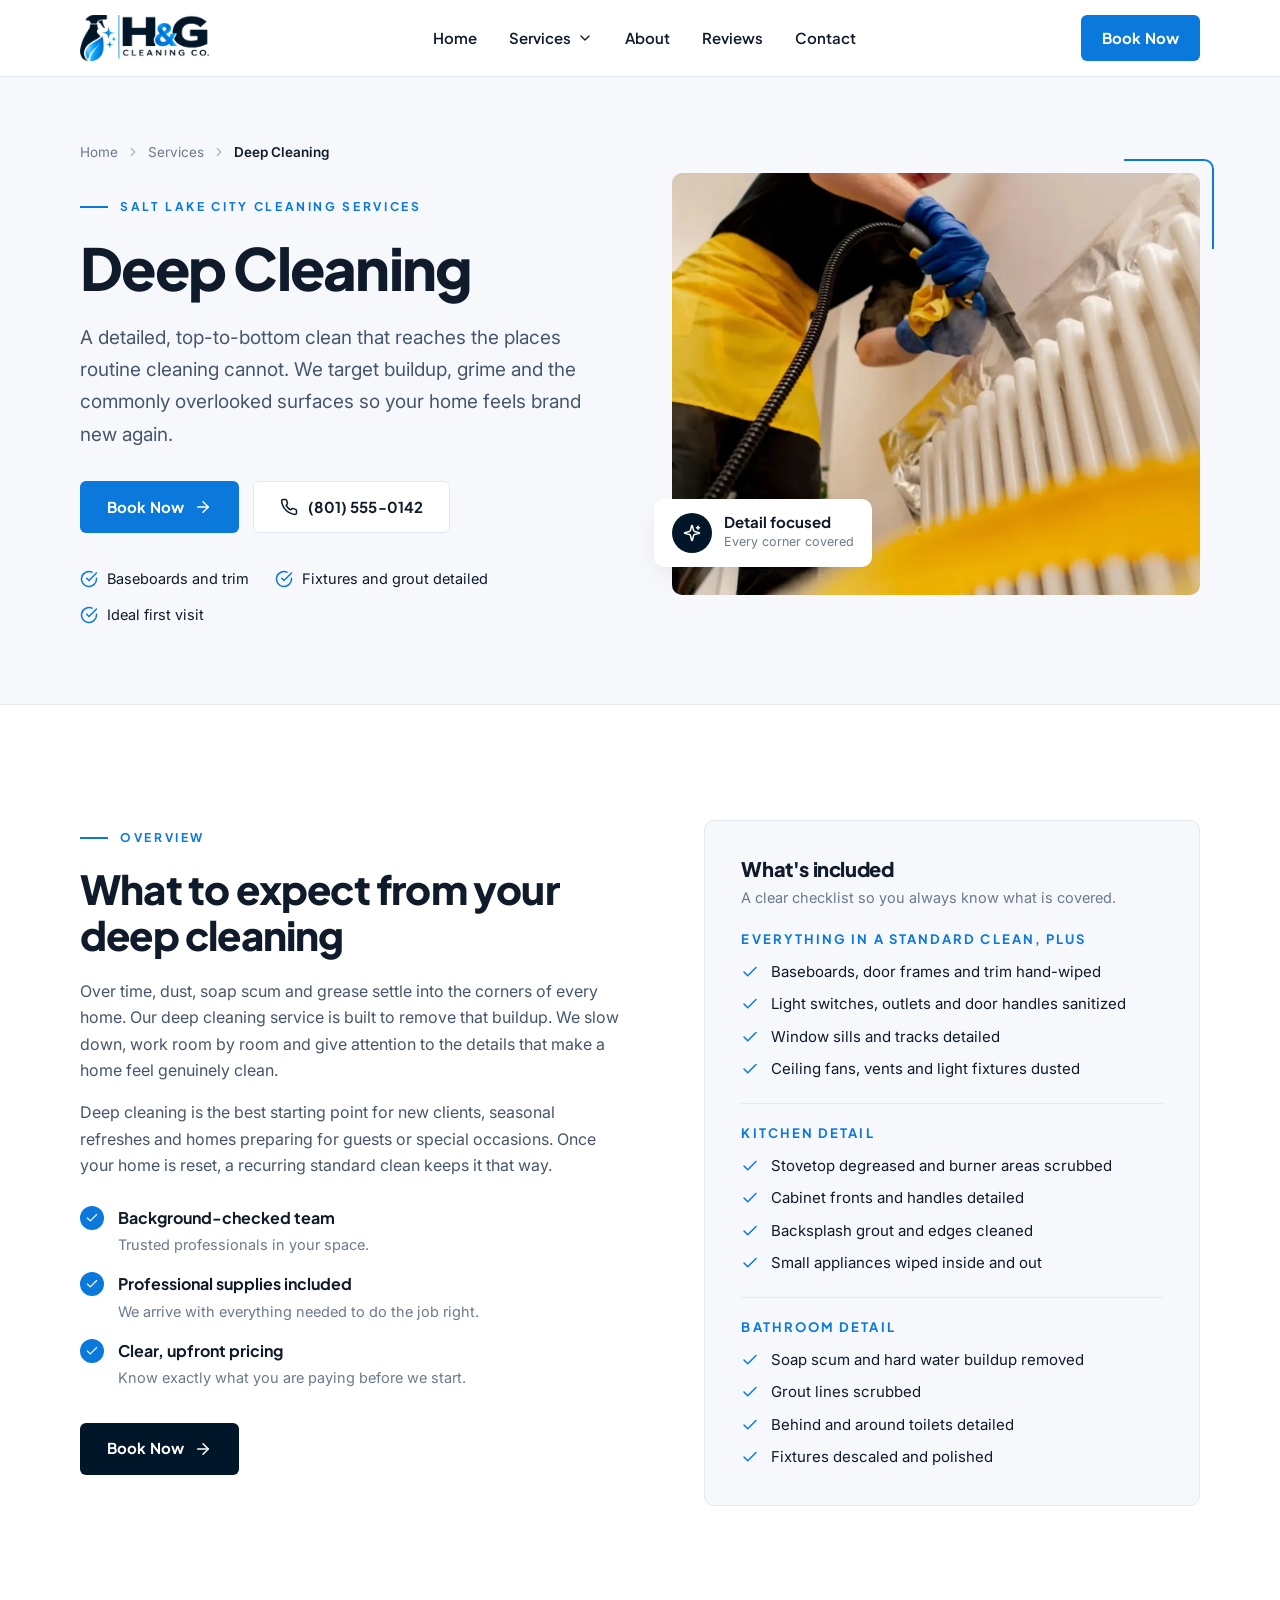
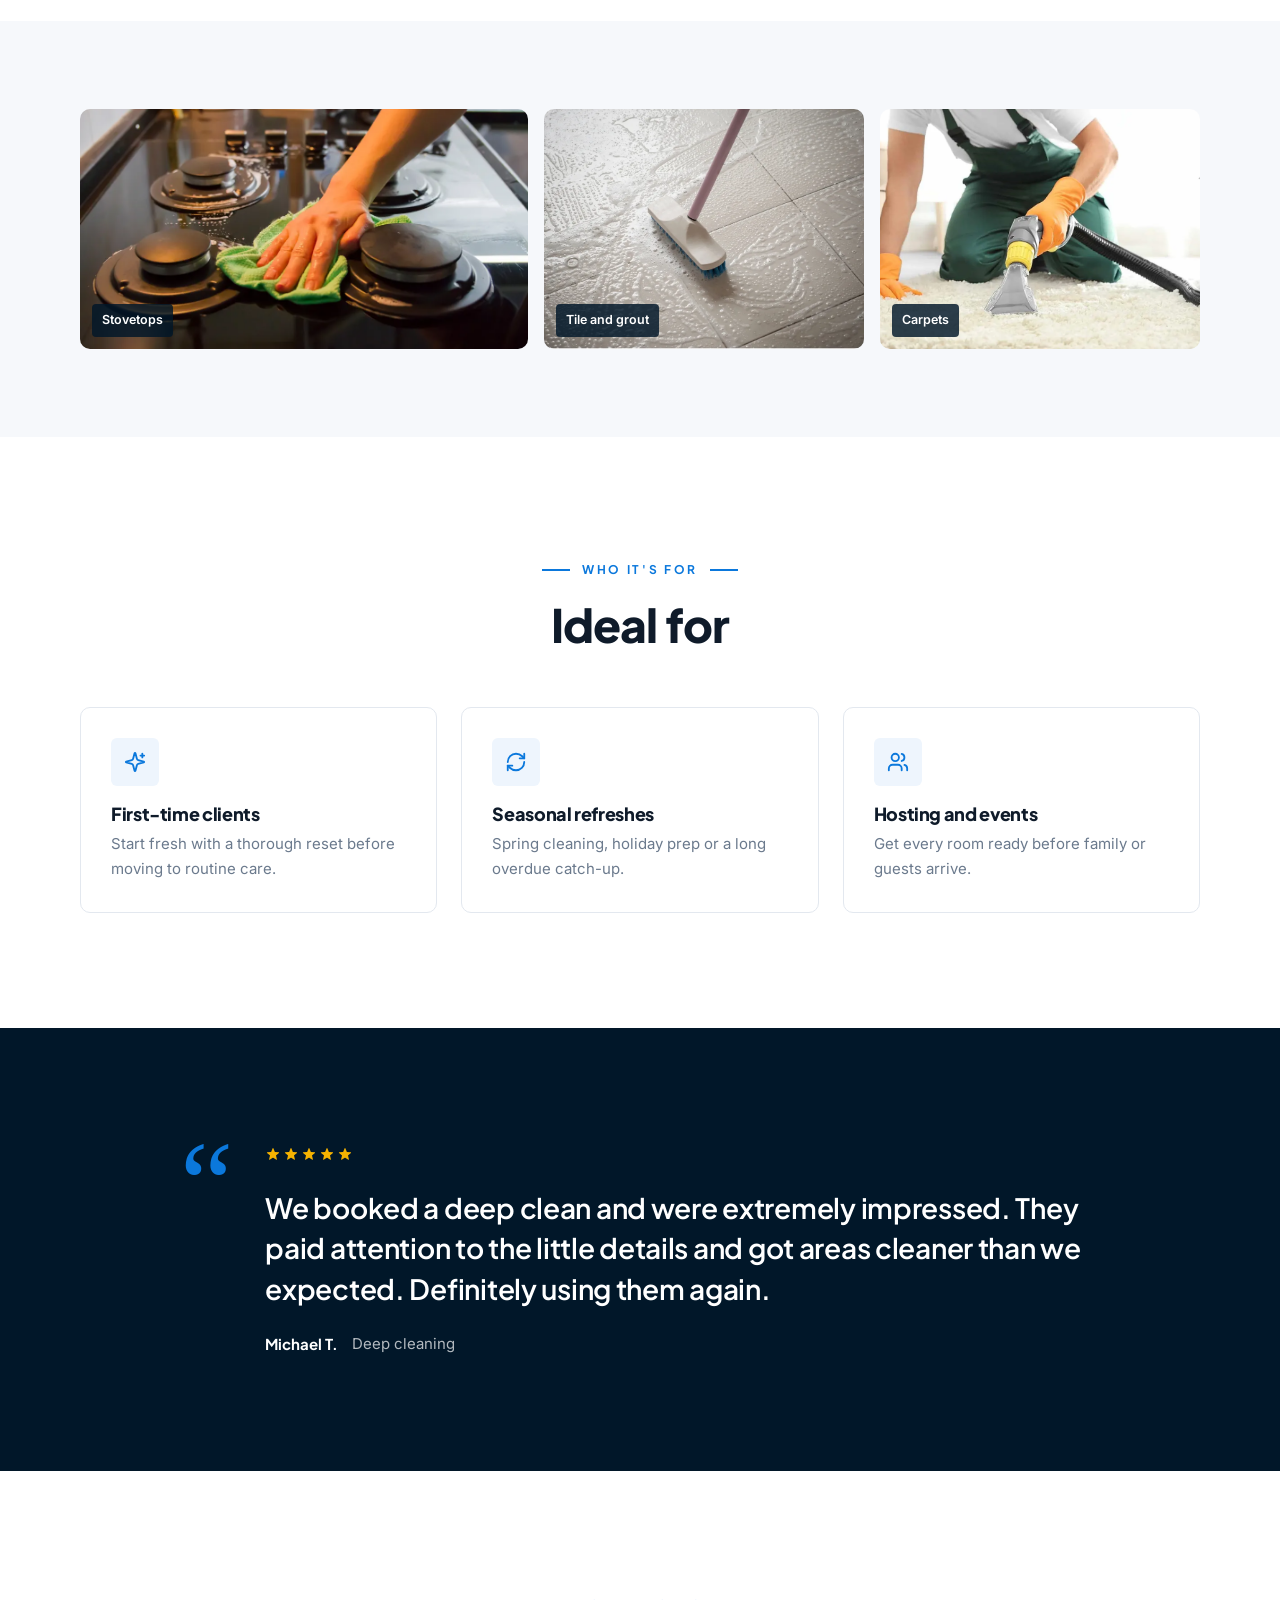
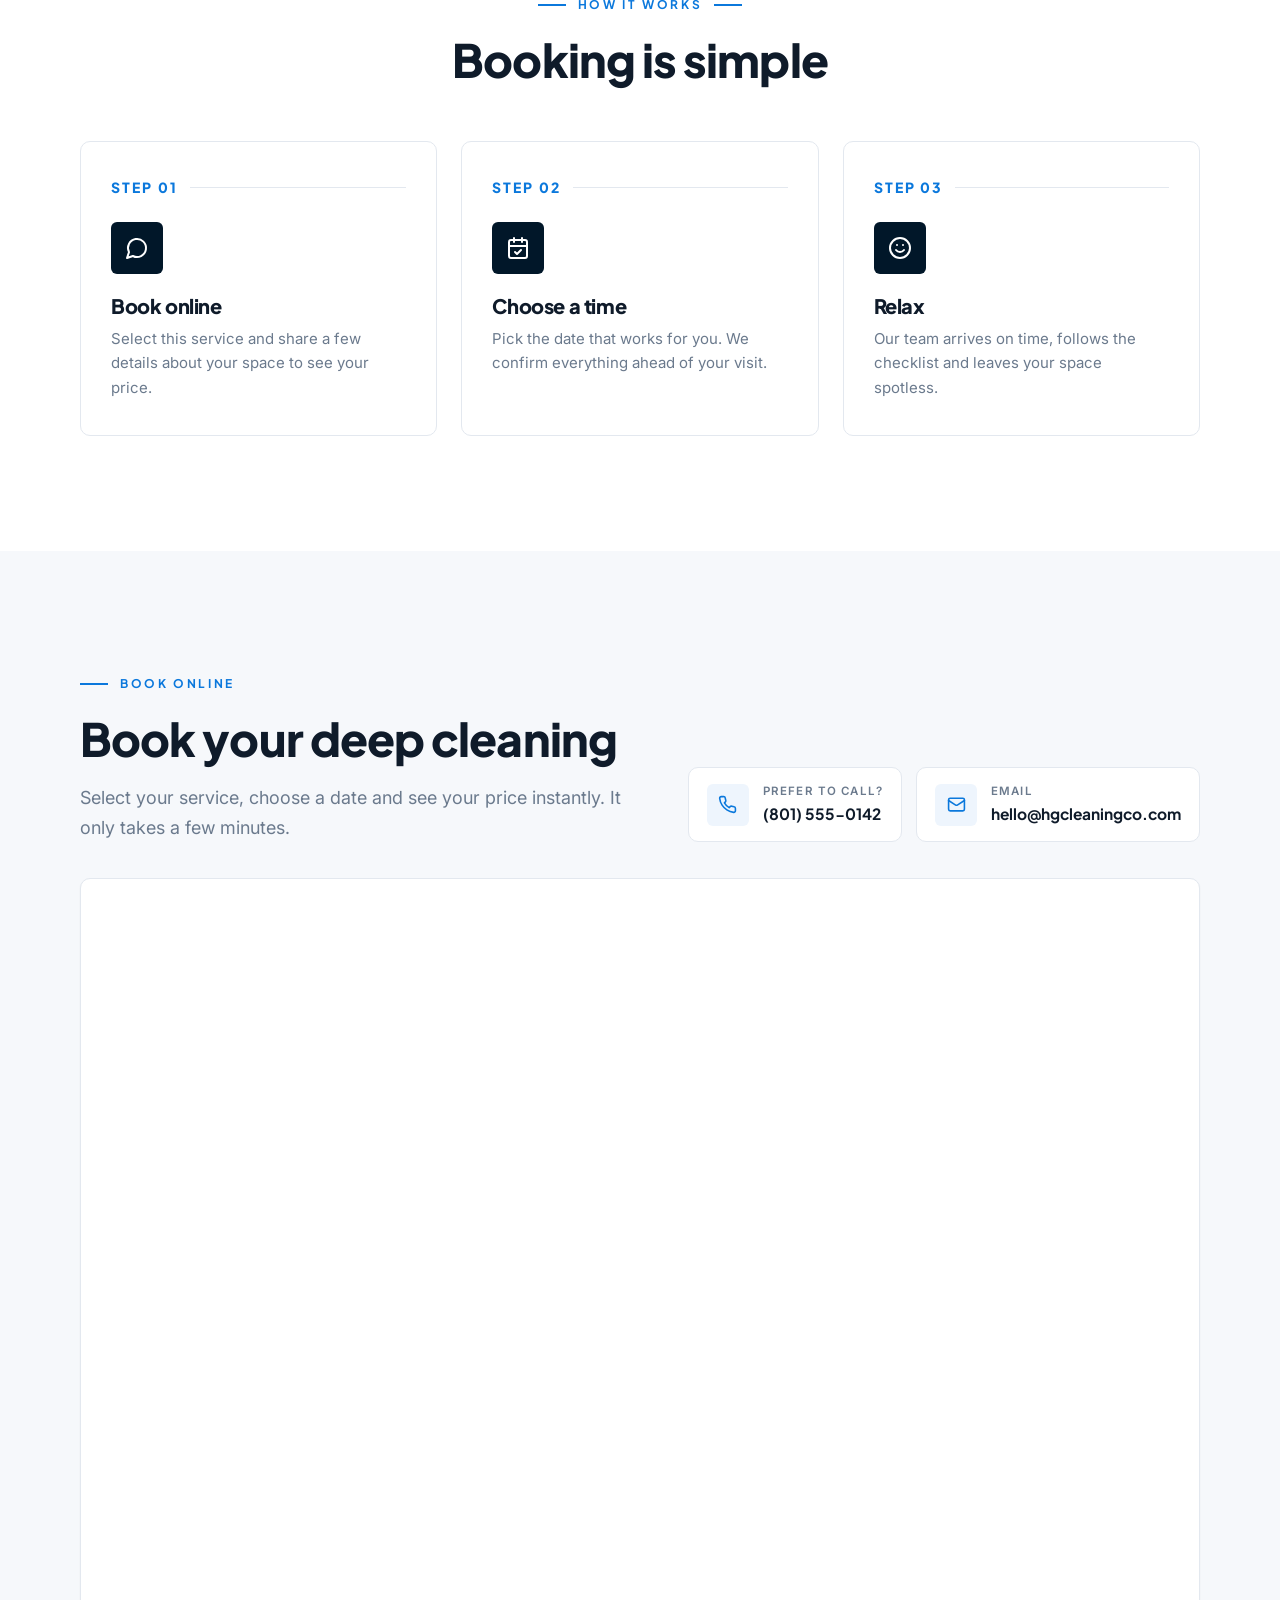
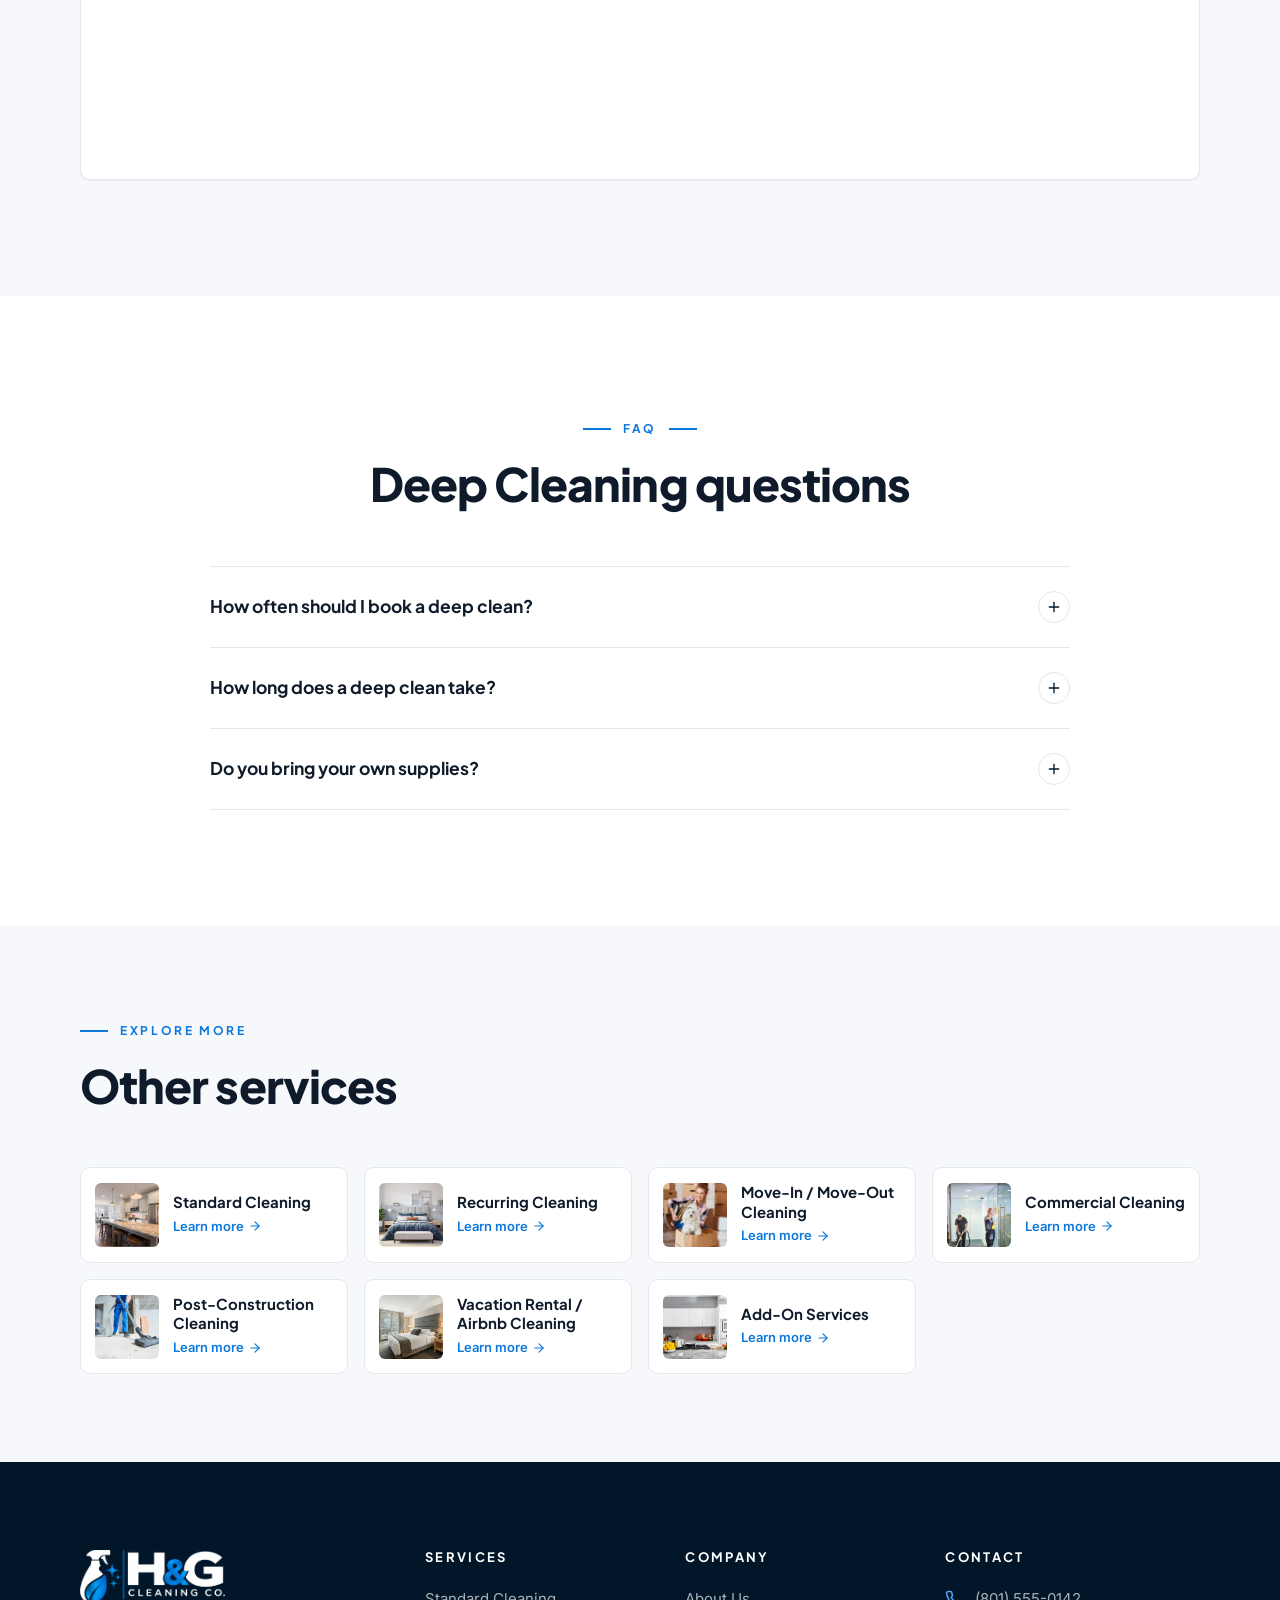
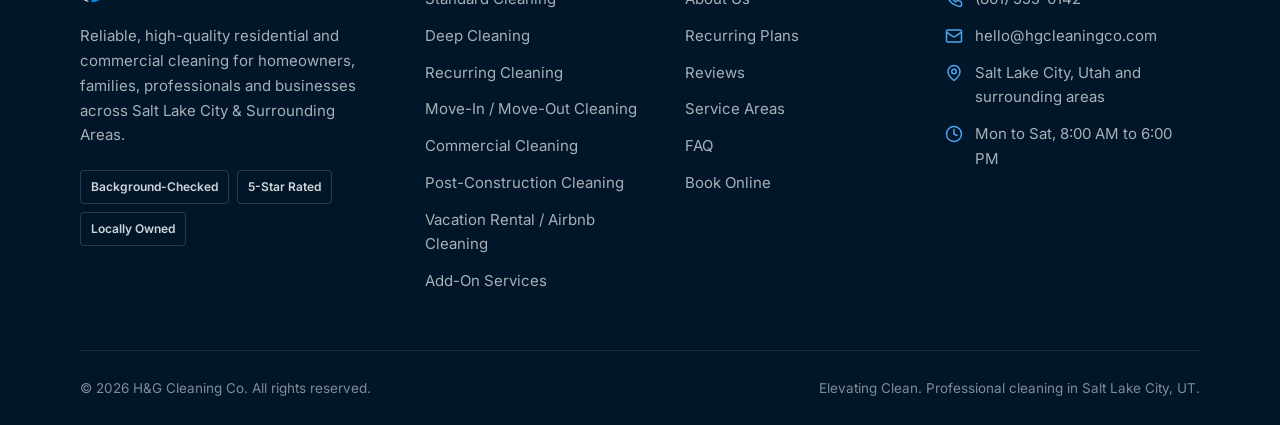
<file: services/deep-cleaning/index.html>
<!DOCTYPE html>
<html lang="en-US">
<head>
<meta charset="utf-8">
<meta name="viewport" content="width=device-width, initial-scale=1, viewport-fit=cover">
<title>Deep Cleaning Services in Salt Lake City, UT | H&amp;G Cleaning Co.</title>
<meta name="description" content="Top-to-bottom deep cleaning in Salt Lake City. We target buildup, baseboards, fixtures, grout and hard-to-reach areas so your home feels truly clean again.">
<meta name="keywords" content="deep cleaning Salt Lake City, deep cleaning Utah, deep cleaning near me, H&amp;G Cleaning Co.">
<link rel="canonical" href="https://hgcleaningco.com/services/deep-cleaning/">
<meta name="robots" content="index, follow, max-image-preview:large">
<meta name="author" content="H&amp;G Cleaning Co.">
<meta name="theme-color" content="#011729">
<meta name="format-detection" content="telephone=yes">
<meta name="geo.region" content="US-UT">
<meta name="geo.placename" content="Salt Lake City">
<meta name="geo.position" content="40.7608;-111.891">
<meta name="ICBM" content="40.7608, -111.891">
<meta property="og:type" content="website">
<meta property="og:site_name" content="H&amp;G Cleaning Co.">
<meta property="og:locale" content="en_US">
<meta property="og:title" content="Deep Cleaning Services in Salt Lake City, UT | H&amp;G Cleaning Co.">
<meta property="og:description" content="Top-to-bottom deep cleaning in Salt Lake City. We target buildup, baseboards, fixtures, grout and hard-to-reach areas so your home feels truly clean again.">
<meta property="og:url" content="https://hgcleaningco.com/services/deep-cleaning/">
<meta property="og:image" content="https://hgcleaningco.com/assets/og-image.jpg">
<meta property="og:image:width" content="1200">
<meta property="og:image:height" content="630">
<meta property="og:image:alt" content="H&amp;G Cleaning Co., Elevating Clean">
<meta name="twitter:card" content="summary_large_image">
<meta name="twitter:title" content="Deep Cleaning Services in Salt Lake City, UT | H&amp;G Cleaning Co.">
<meta name="twitter:description" content="Top-to-bottom deep cleaning in Salt Lake City. We target buildup, baseboards, fixtures, grout and hard-to-reach areas so your home feels truly clean again.">
<meta name="twitter:image" content="https://hgcleaningco.com/assets/og-image.jpg">
<link rel="icon" href="../../favicon.ico" sizes="any">
<link rel="icon" type="image/png" sizes="32x32" href="../../assets/favicon-32.png">
<link rel="icon" type="image/png" sizes="16x16" href="../../assets/favicon-16.png">
<link rel="apple-touch-icon" href="../../assets/apple-touch-icon.png">
<link rel="manifest" href="../../site.webmanifest">
<link rel="preconnect" href="https://fonts.googleapis.com">
<link rel="preconnect" href="https://fonts.gstatic.com" crossorigin>
<link rel="stylesheet" href="https://fonts.googleapis.com/css2?family=Inter:wght@400;500;600&family=Plus+Jakarta+Sans:wght@600;700;800&display=swap">
<link rel="stylesheet" href="../../css/styles.css">
<link rel="preload" as="image" href="../../assets/img/deep-steam-cleaning.webp" fetchpriority="high">
<script type="application/ld+json">{"@context":"https://schema.org","@type":"Service","name":"Deep Cleaning","serviceType":"Deep Cleaning","description":"Top-to-bottom deep cleaning in Salt Lake City. We target buildup, baseboards, fixtures, grout and hard-to-reach areas so your home feels truly clean again.","url":"https://hgcleaningco.com/services/deep-cleaning/","image":"https://hgcleaningco.com/assets/img/deep-steam-cleaning.webp","provider":{"@type":"HouseCleaningService","@id":"https://hgcleaningco.com/#business","name":"H&G Cleaning Co.","telephone":"+18015550142","url":"https://hgcleaningco.com/"},"areaServed":[{"@type":"City","name":"Salt Lake City, UT"},{"@type":"City","name":"Sandy, UT"},{"@type":"City","name":"Draper, UT"},{"@type":"City","name":"West Jordan, UT"},{"@type":"City","name":"South Jordan, UT"},{"@type":"City","name":"Murray, UT"},{"@type":"City","name":"Holladay, UT"},{"@type":"City","name":"Millcreek, UT"},{"@type":"City","name":"Cottonwood Heights, UT"},{"@type":"City","name":"Midvale, UT"},{"@type":"City","name":"Taylorsville, UT"},{"@type":"City","name":"West Valley City, UT"},{"@type":"City","name":"Riverton, UT"},{"@type":"City","name":"Herriman, UT"},{"@type":"City","name":"Bountiful, UT"}]}</script>
<script type="application/ld+json">{"@context":"https://schema.org","@type":"BreadcrumbList","itemListElement":[{"@type":"ListItem","position":1,"name":"Home","item":"https://hgcleaningco.com/"},{"@type":"ListItem","position":2,"name":"Services","item":"https://hgcleaningco.com/#services"},{"@type":"ListItem","position":3,"name":"Deep Cleaning","item":"https://hgcleaningco.com/services/deep-cleaning/"}]}</script>
<script type="application/ld+json">{"@context":"https://schema.org","@type":"FAQPage","mainEntity":[{"@type":"Question","name":"How often should I book a deep clean?","acceptedAnswer":{"@type":"Answer","text":"Most homes benefit from a deep clean every three to six months, with standard cleanings in between to maintain the results."}},{"@type":"Question","name":"How long does a deep clean take?","acceptedAnswer":{"@type":"Answer","text":"A deep clean typically takes longer than a standard visit, often four to eight hours depending on the size and condition of the home. Larger homes may have a bigger team assigned."}},{"@type":"Question","name":"Do you bring your own supplies?","acceptedAnswer":{"@type":"Answer","text":"Yes. Our team arrives with professional-grade supplies and equipment. If you prefer a specific product in your home, just let us know."}}]}</script>
</head>
<body>
<a class="skip-link" href="#main">Skip to content</a>
<header class="site-header" id="top">
  <div class="container">
    <a class="brand" href="../../" aria-label="H&amp;G Cleaning Co. home">
      <img src="../../assets/img/logo.png" alt="H&amp;G Cleaning Co. logo" width="640" height="229">
    </a>
    <nav class="nav" aria-label="Main">
      <a class="nav__link" href="../../">Home</a>
      <div class="nav__item">
        <button class="nav__link" type="button" aria-expanded="false" aria-haspopup="true">Services <svg viewBox="0 0 24 24" fill="none" stroke="currentColor" stroke-width="2" stroke-linecap="round" stroke-linejoin="round" aria-hidden="true" focusable="false"><path d="m6 9 6 6 6-6"/></svg></button>
        <div class="dropdown">
<a href="../../services/standard-cleaning/"><span class="dropdown__icon"><svg viewBox="0 0 24 24" fill="none" stroke="currentColor" stroke-width="2" stroke-linecap="round" stroke-linejoin="round" aria-hidden="true" focusable="false"><path d="M15 21v-8a1 1 0 0 0-1-1h-4a1 1 0 0 0-1 1v8"/><path d="M3 10a2 2 0 0 1 .71-1.53l7-6a2 2 0 0 1 2.58 0l7 6A2 2 0 0 1 21 10v9a2 2 0 0 1-2 2H5a2 2 0 0 1-2-2z"/></svg></span><span><strong>Standard Cleaning</strong><span class="desc">Routine upkeep for a fresh, tidy home</span></span></a>
<a href="../../services/deep-cleaning/" aria-current="page"><span class="dropdown__icon"><svg viewBox="0 0 24 24" fill="none" stroke="currentColor" stroke-width="2" stroke-linecap="round" stroke-linejoin="round" aria-hidden="true" focusable="false"><path d="M9.94 15.5A2 2 0 0 0 8.5 14.06l-6.13-1.58a.5.5 0 0 1 0-.96L8.5 9.94A2 2 0 0 0 9.94 8.5l1.58-6.13a.5.5 0 0 1 .96 0L14.06 8.5A2 2 0 0 0 15.5 9.94l6.13 1.58a.5.5 0 0 1 0 .96L15.5 14.06a2 2 0 0 0-1.44 1.44l-1.58 6.13a.5.5 0 0 1-.96 0z"/><path d="M20 3v4"/><path d="M22 5h-4"/></svg></span><span><strong>Deep Cleaning</strong><span class="desc">Top-to-bottom detail for buildup</span></span></a>
<a href="../../services/recurring-cleaning/"><span class="dropdown__icon"><svg viewBox="0 0 24 24" fill="none" stroke="currentColor" stroke-width="2" stroke-linecap="round" stroke-linejoin="round" aria-hidden="true" focusable="false"><rect x="3" y="4" width="18" height="18" rx="2"/><path d="M16 2v4"/><path d="M8 2v4"/><path d="M3 10h18"/><path d="m9 16 2 2 4-4"/></svg></span><span><strong>Recurring Cleaning</strong><span class="desc">Weekly, bi-weekly or monthly plans</span></span></a>
<a href="../../services/move-in-move-out-cleaning/"><span class="dropdown__icon"><svg viewBox="0 0 24 24" fill="none" stroke="currentColor" stroke-width="2" stroke-linecap="round" stroke-linejoin="round" aria-hidden="true" focusable="false"><path d="m15.5 7.5 2.3 2.3a1 1 0 0 0 1.4 0l2.1-2.1a1 1 0 0 0 0-1.4L19 4"/><path d="m21 2-9.6 9.6"/><circle cx="7.5" cy="15.5" r="5.5"/></svg></span><span><strong>Move-In / Move-Out Cleaning</strong><span class="desc">Empty-home cleaning for a smooth handover</span></span></a>
<a href="../../services/commercial-cleaning/"><span class="dropdown__icon"><svg viewBox="0 0 24 24" fill="none" stroke="currentColor" stroke-width="2" stroke-linecap="round" stroke-linejoin="round" aria-hidden="true" focusable="false"><rect x="4" y="2" width="16" height="20" rx="2"/><path d="M9 22v-4h6v4"/><path d="M8 6h.01"/><path d="M16 6h.01"/><path d="M12 6h.01"/><path d="M12 10h.01"/><path d="M12 14h.01"/><path d="M16 10h.01"/><path d="M16 14h.01"/><path d="M8 10h.01"/><path d="M8 14h.01"/></svg></span><span><strong>Commercial Cleaning</strong><span class="desc">Offices, retail and commercial spaces</span></span></a>
<a href="../../services/post-construction-cleaning/"><span class="dropdown__icon"><svg viewBox="0 0 24 24" fill="none" stroke="currentColor" stroke-width="2" stroke-linecap="round" stroke-linejoin="round" aria-hidden="true" focusable="false"><path d="M10 10V5a1 1 0 0 1 1-1h2a1 1 0 0 1 1 1v5"/><path d="M14 6a6 6 0 0 1 6 6v3"/><path d="M4 15v-3a6 6 0 0 1 6-6"/><rect x="2" y="15" width="20" height="4" rx="1"/></svg></span><span><strong>Post-Construction Cleaning</strong><span class="desc">Dust and debris removal after a build</span></span></a>
<a href="../../services/airbnb-vacation-rental-cleaning/"><span class="dropdown__icon"><svg viewBox="0 0 24 24" fill="none" stroke="currentColor" stroke-width="2" stroke-linecap="round" stroke-linejoin="round" aria-hidden="true" focusable="false"><path d="M2 4v16"/><path d="M2 8h18a2 2 0 0 1 2 2v10"/><path d="M2 17h20"/><path d="M6 8v9"/></svg></span><span><strong>Vacation Rental / Airbnb Cleaning</strong><span class="desc">Guest-ready turnovers between stays</span></span></a>
<a href="../../services/add-on-services/"><span class="dropdown__icon"><svg viewBox="0 0 24 24" fill="none" stroke="currentColor" stroke-width="2" stroke-linecap="round" stroke-linejoin="round" aria-hidden="true" focusable="false"><rect x="3" y="3" width="18" height="18" rx="2"/><path d="M8 12h8"/><path d="M12 8v8"/></svg></span><span><strong>Add-On Services</strong><span class="desc">Fridges, ovens, windows, laundry and more</span></span></a>
        </div>
      </div>
      <a class="nav__link" href="../../#about">About</a>
      <a class="nav__link" href="../../#reviews">Reviews</a>
      <a class="nav__link" href="#book">Contact</a>
    </nav>
    <div class="header__actions">
      <a class="btn btn--primary header__cta" href="#book">Book Now</a>
      <button class="menu-toggle" type="button" aria-label="Open menu" aria-expanded="false" aria-controls="mobile-menu"><svg class="ico-open" viewBox="0 0 24 24" fill="none" stroke="currentColor" stroke-width="2" stroke-linecap="round" stroke-linejoin="round" aria-hidden="true" focusable="false"><path d="M4 6h16"/><path d="M4 12h16"/><path d="M4 18h16"/></svg><svg class="ico-close" viewBox="0 0 24 24" fill="none" stroke="currentColor" stroke-width="2" stroke-linecap="round" stroke-linejoin="round" aria-hidden="true" focusable="false"><path d="M18 6 6 18"/><path d="m6 6 12 12"/></svg></button>
    </div>
  </div>
</header>
<nav class="mobile-menu" id="mobile-menu" aria-label="Mobile">
  <a href="../../">Home</a>
  <details open>
    <summary>Services <svg viewBox="0 0 24 24" fill="none" stroke="currentColor" stroke-width="2" stroke-linecap="round" stroke-linejoin="round" aria-hidden="true" focusable="false"><path d="m6 9 6 6 6-6"/></svg></summary>
    <ul>
<li><a href="../../services/standard-cleaning/">Standard Cleaning</a></li>
<li><a href="../../services/deep-cleaning/" aria-current="page">Deep Cleaning</a></li>
<li><a href="../../services/recurring-cleaning/">Recurring Cleaning</a></li>
<li><a href="../../services/move-in-move-out-cleaning/">Move-In / Move-Out Cleaning</a></li>
<li><a href="../../services/commercial-cleaning/">Commercial Cleaning</a></li>
<li><a href="../../services/post-construction-cleaning/">Post-Construction Cleaning</a></li>
<li><a href="../../services/airbnb-vacation-rental-cleaning/">Vacation Rental / Airbnb Cleaning</a></li>
<li><a href="../../services/add-on-services/">Add-On Services</a></li>
    </ul>
  </details>
  <a href="../../#about">About</a>
  <a href="../../#reviews">Reviews</a>
  <a href="../../#areas">Service Areas</a>
  <a href="#book">Book and Contact</a>
  <div class="mobile-menu__cta">
    <a class="btn btn--primary btn--block" href="#book">Book Now</a>
    <a class="btn btn--outline btn--block" href="tel:+18015550142"><svg viewBox="0 0 24 24" fill="none" stroke="currentColor" stroke-width="2" stroke-linecap="round" stroke-linejoin="round" aria-hidden="true" focusable="false"><path d="M22 16.92v3a2 2 0 0 1-2.18 2 19.79 19.79 0 0 1-8.63-3.07 19.5 19.5 0 0 1-6-6 19.79 19.79 0 0 1-3.07-8.67A2 2 0 0 1 4.11 2h3a2 2 0 0 1 2 1.72c.13.96.36 1.9.7 2.81a2 2 0 0 1-.45 2.11L8.09 9.91a16 16 0 0 0 6 6l1.27-1.27a2 2 0 0 1 2.11-.45c.91.34 1.85.57 2.81.7A2 2 0 0 1 22 16.92z"/></svg>Call (801) 555-0142</a>
  </div>
</nav>
<main id="main">

<section class="page-hero">
  <div class="container">
    <div>
      <nav class="breadcrumb" aria-label="Breadcrumb"><a href="../../">Home</a><svg viewBox="0 0 24 24" fill="none" stroke="currentColor" stroke-width="2" stroke-linecap="round" stroke-linejoin="round" aria-hidden="true" focusable="false"><path d="m9 18 6-6-6-6"/></svg><a href="../../#services">Services</a><svg viewBox="0 0 24 24" fill="none" stroke="currentColor" stroke-width="2" stroke-linecap="round" stroke-linejoin="round" aria-hidden="true" focusable="false"><path d="m9 18 6-6-6-6"/></svg><span aria-current="page">Deep Cleaning</span></nav>
      <span class="eyebrow">Salt Lake City Cleaning Services</span>
      <h1>Deep Cleaning</h1>
      <p class="lead">A detailed, top-to-bottom clean that reaches the places routine cleaning cannot. We target buildup, grime and the commonly overlooked surfaces so your home feels brand new again.</p>
      <div class="page-hero__actions">
        <a class="btn btn--primary" href="#book">Book Now <svg viewBox="0 0 24 24" fill="none" stroke="currentColor" stroke-width="2" stroke-linecap="round" stroke-linejoin="round" aria-hidden="true" focusable="false"><path d="M5 12h14"/><path d="m12 5 7 7-7 7"/></svg></a>
        <a class="btn btn--outline" href="tel:+18015550142"><svg viewBox="0 0 24 24" fill="none" stroke="currentColor" stroke-width="2" stroke-linecap="round" stroke-linejoin="round" aria-hidden="true" focusable="false"><path d="M22 16.92v3a2 2 0 0 1-2.18 2 19.79 19.79 0 0 1-8.63-3.07 19.5 19.5 0 0 1-6-6 19.79 19.79 0 0 1-3.07-8.67A2 2 0 0 1 4.11 2h3a2 2 0 0 1 2 1.72c.13.96.36 1.9.7 2.81a2 2 0 0 1-.45 2.11L8.09 9.91a16 16 0 0 0 6 6l1.27-1.27a2 2 0 0 1 2.11-.45c.91.34 1.85.57 2.81.7A2 2 0 0 1 22 16.92z"/></svg>(801) 555-0142</a>
      </div>
      <ul class="page-hero__facts"><li><svg viewBox="0 0 24 24" fill="none" stroke="currentColor" stroke-width="2" stroke-linecap="round" stroke-linejoin="round" aria-hidden="true" focusable="false"><path d="M22 11.08V12a10 10 0 1 1-5.93-9.14"/><path d="m9 11 3 3L22 4"/></svg>Baseboards and trim</li><li><svg viewBox="0 0 24 24" fill="none" stroke="currentColor" stroke-width="2" stroke-linecap="round" stroke-linejoin="round" aria-hidden="true" focusable="false"><path d="M22 11.08V12a10 10 0 1 1-5.93-9.14"/><path d="m9 11 3 3L22 4"/></svg>Fixtures and grout detailed</li><li><svg viewBox="0 0 24 24" fill="none" stroke="currentColor" stroke-width="2" stroke-linecap="round" stroke-linejoin="round" aria-hidden="true" focusable="false"><path d="M22 11.08V12a10 10 0 1 1-5.93-9.14"/><path d="m9 11 3 3L22 4"/></svg>Ideal first visit</li></ul>
    </div>
    <div class="page-hero__media">
      <img src="../../assets/img/deep-steam-cleaning.webp" alt="Cleaner steam cleaning a radiator during a detailed deep clean" width="1400" height="933" fetchpriority="high">
      <div class="page-hero__chip"><span class="ico"><svg viewBox="0 0 24 24" fill="none" stroke="currentColor" stroke-width="2" stroke-linecap="round" stroke-linejoin="round" aria-hidden="true" focusable="false"><path d="M9.94 15.5A2 2 0 0 0 8.5 14.06l-6.13-1.58a.5.5 0 0 1 0-.96L8.5 9.94A2 2 0 0 0 9.94 8.5l1.58-6.13a.5.5 0 0 1 .96 0L14.06 8.5A2 2 0 0 0 15.5 9.94l6.13 1.58a.5.5 0 0 1 0 .96L15.5 14.06a2 2 0 0 0-1.44 1.44l-1.58 6.13a.5.5 0 0 1-.96 0z"/><path d="M20 3v4"/><path d="M22 5h-4"/></svg></span><span><strong>Detail focused</strong><span>Every corner covered</span></span></div>
    </div>
  </div>
</section>

<section class="section">
  <div class="container detail">
    <div>
      <span class="eyebrow">Overview</span>
      <h2>What to expect from your deep cleaning</h2>
      <p>Over time, dust, soap scum and grease settle into the corners of every home. Our deep cleaning service is built to remove that buildup. We slow down, work room by room and give attention to the details that make a home feel genuinely clean.</p>
<p>Deep cleaning is the best starting point for new clients, seasonal refreshes and homes preparing for guests or special occasions. Once your home is reset, a recurring standard clean keeps it that way.</p>
      <ul class="check-list">
        <li><span class="check-list__icon"><svg viewBox="0 0 24 24" fill="none" stroke="currentColor" stroke-width="2" stroke-linecap="round" stroke-linejoin="round" aria-hidden="true" focusable="false"><path d="M20 6 9 17l-5-5"/></svg></span><div><strong>Background-checked team</strong><span class="d">Trusted professionals in your space.</span></div></li>
        <li><span class="check-list__icon"><svg viewBox="0 0 24 24" fill="none" stroke="currentColor" stroke-width="2" stroke-linecap="round" stroke-linejoin="round" aria-hidden="true" focusable="false"><path d="M20 6 9 17l-5-5"/></svg></span><div><strong>Professional supplies included</strong><span class="d">We arrive with everything needed to do the job right.</span></div></li>
        <li><span class="check-list__icon"><svg viewBox="0 0 24 24" fill="none" stroke="currentColor" stroke-width="2" stroke-linecap="round" stroke-linejoin="round" aria-hidden="true" focusable="false"><path d="M20 6 9 17l-5-5"/></svg></span><div><strong>Clear, upfront pricing</strong><span class="d">Know exactly what you are paying before we start.</span></div></li>
      </ul>
      <a class="btn btn--navy" href="#book">Book Now <svg viewBox="0 0 24 24" fill="none" stroke="currentColor" stroke-width="2" stroke-linecap="round" stroke-linejoin="round" aria-hidden="true" focusable="false"><path d="M5 12h14"/><path d="m12 5 7 7-7 7"/></svg></a>
    </div>
    <div class="included">
      <h3>What's included</h3>
      <p>A clear checklist so you always know what is covered.</p>
      <div class="included__group"><h4>Everything in a Standard Clean, plus</h4><ul><li><svg viewBox="0 0 24 24" fill="none" stroke="currentColor" stroke-width="2" stroke-linecap="round" stroke-linejoin="round" aria-hidden="true" focusable="false"><path d="M20 6 9 17l-5-5"/></svg>Baseboards, door frames and trim hand-wiped</li><li><svg viewBox="0 0 24 24" fill="none" stroke="currentColor" stroke-width="2" stroke-linecap="round" stroke-linejoin="round" aria-hidden="true" focusable="false"><path d="M20 6 9 17l-5-5"/></svg>Light switches, outlets and door handles sanitized</li><li><svg viewBox="0 0 24 24" fill="none" stroke="currentColor" stroke-width="2" stroke-linecap="round" stroke-linejoin="round" aria-hidden="true" focusable="false"><path d="M20 6 9 17l-5-5"/></svg>Window sills and tracks detailed</li><li><svg viewBox="0 0 24 24" fill="none" stroke="currentColor" stroke-width="2" stroke-linecap="round" stroke-linejoin="round" aria-hidden="true" focusable="false"><path d="M20 6 9 17l-5-5"/></svg>Ceiling fans, vents and light fixtures dusted</li></ul></div>
<div class="included__group"><h4>Kitchen Detail</h4><ul><li><svg viewBox="0 0 24 24" fill="none" stroke="currentColor" stroke-width="2" stroke-linecap="round" stroke-linejoin="round" aria-hidden="true" focusable="false"><path d="M20 6 9 17l-5-5"/></svg>Stovetop degreased and burner areas scrubbed</li><li><svg viewBox="0 0 24 24" fill="none" stroke="currentColor" stroke-width="2" stroke-linecap="round" stroke-linejoin="round" aria-hidden="true" focusable="false"><path d="M20 6 9 17l-5-5"/></svg>Cabinet fronts and handles detailed</li><li><svg viewBox="0 0 24 24" fill="none" stroke="currentColor" stroke-width="2" stroke-linecap="round" stroke-linejoin="round" aria-hidden="true" focusable="false"><path d="M20 6 9 17l-5-5"/></svg>Backsplash grout and edges cleaned</li><li><svg viewBox="0 0 24 24" fill="none" stroke="currentColor" stroke-width="2" stroke-linecap="round" stroke-linejoin="round" aria-hidden="true" focusable="false"><path d="M20 6 9 17l-5-5"/></svg>Small appliances wiped inside and out</li></ul></div>
<div class="included__group"><h4>Bathroom Detail</h4><ul><li><svg viewBox="0 0 24 24" fill="none" stroke="currentColor" stroke-width="2" stroke-linecap="round" stroke-linejoin="round" aria-hidden="true" focusable="false"><path d="M20 6 9 17l-5-5"/></svg>Soap scum and hard water buildup removed</li><li><svg viewBox="0 0 24 24" fill="none" stroke="currentColor" stroke-width="2" stroke-linecap="round" stroke-linejoin="round" aria-hidden="true" focusable="false"><path d="M20 6 9 17l-5-5"/></svg>Grout lines scrubbed</li><li><svg viewBox="0 0 24 24" fill="none" stroke="currentColor" stroke-width="2" stroke-linecap="round" stroke-linejoin="round" aria-hidden="true" focusable="false"><path d="M20 6 9 17l-5-5"/></svg>Behind and around toilets detailed</li><li><svg viewBox="0 0 24 24" fill="none" stroke="currentColor" stroke-width="2" stroke-linecap="round" stroke-linejoin="round" aria-hidden="true" focusable="false"><path d="M20 6 9 17l-5-5"/></svg>Fixtures descaled and polished</li></ul></div>
    </div>
  </div>
</section>

<section class="section section--soft" style="padding-top:clamp(56px,7vw,88px);padding-bottom:clamp(56px,7vw,88px)">
  <div class="container">
    <div class="gallery">
<figure><img src="../../assets/img/deep-stovetop-detail.webp" alt="Hand wiping down a gas stovetop with a microfiber cloth" width="1000" height="667" loading="lazy"><figcaption>Stovetops</figcaption></figure>
<figure><img src="../../assets/img/deep-grout-scrubbing.webp" alt="Brush scrubbing tile grout during a deep clean" width="1000" height="667" loading="lazy"><figcaption>Tile and grout</figcaption></figure>
<figure><img src="../../assets/img/deep-carpet-extraction.webp" alt="Carpet being cleaned with an extraction tool" width="1000" height="667" loading="lazy"><figcaption>Carpets</figcaption></figure>
    </div>
  </div>
</section>

<section class="section">
  <div class="container">
    <div class="section-head section-head--center">
      <span class="eyebrow">Who It's For</span>
      <h2>Ideal for</h2>
    </div>
    <div class="ideal">
<div class="ideal__card"><span class="ico"><svg viewBox="0 0 24 24" fill="none" stroke="currentColor" stroke-width="2" stroke-linecap="round" stroke-linejoin="round" aria-hidden="true" focusable="false"><path d="M9.94 15.5A2 2 0 0 0 8.5 14.06l-6.13-1.58a.5.5 0 0 1 0-.96L8.5 9.94A2 2 0 0 0 9.94 8.5l1.58-6.13a.5.5 0 0 1 .96 0L14.06 8.5A2 2 0 0 0 15.5 9.94l6.13 1.58a.5.5 0 0 1 0 .96L15.5 14.06a2 2 0 0 0-1.44 1.44l-1.58 6.13a.5.5 0 0 1-.96 0z"/><path d="M20 3v4"/><path d="M22 5h-4"/></svg></span><h3>First-time clients</h3><p>Start fresh with a thorough reset before moving to routine care.</p></div>
<div class="ideal__card"><span class="ico"><svg viewBox="0 0 24 24" fill="none" stroke="currentColor" stroke-width="2" stroke-linecap="round" stroke-linejoin="round" aria-hidden="true" focusable="false"><path d="M3 12a9 9 0 0 1 9-9 9.75 9.75 0 0 1 6.74 2.74L21 8"/><path d="M21 3v5h-5"/><path d="M21 12a9 9 0 0 1-9 9 9.75 9.75 0 0 1-6.74-2.74L3 16"/><path d="M8 16H3v5"/></svg></span><h3>Seasonal refreshes</h3><p>Spring cleaning, holiday prep or a long overdue catch-up.</p></div>
<div class="ideal__card"><span class="ico"><svg viewBox="0 0 24 24" fill="none" stroke="currentColor" stroke-width="2" stroke-linecap="round" stroke-linejoin="round" aria-hidden="true" focusable="false"><path d="M16 21v-2a4 4 0 0 0-4-4H6a4 4 0 0 0-4 4v2"/><circle cx="9" cy="7" r="4"/><path d="M22 21v-2a4 4 0 0 0-3-3.87"/><path d="M16 3.13a4 4 0 0 1 0 7.75"/></svg></span><h3>Hosting and events</h3><p>Get every room ready before family or guests arrive.</p></div>
    </div>
  </div>
</section>

<section class="section section--navy">
  <div class="container">
    <div class="feature-quote">
      <div class="feature-quote__mark" aria-hidden="true">&ldquo;</div>
      <div>
        <span class="stars" aria-label="5 out of 5 stars"><svg viewBox="0 0 24 24" fill="currentColor" stroke="none" aria-hidden="true" focusable="false"><path d="M11.48 3.5a.56.56 0 0 1 1.04 0l2.13 5.11a.56.56 0 0 0 .48.35l5.52.44c.5.04.7.66.32.99l-4.2 3.6a.56.56 0 0 0-.18.56l1.28 5.39a.56.56 0 0 1-.84.61l-4.72-2.89a.56.56 0 0 0-.59 0l-4.73 2.89a.56.56 0 0 1-.84-.61l1.28-5.39a.56.56 0 0 0-.18-.56l-4.2-3.6a.56.56 0 0 1 .32-.99l5.52-.44a.56.56 0 0 0 .47-.35z"/></svg><svg viewBox="0 0 24 24" fill="currentColor" stroke="none" aria-hidden="true" focusable="false"><path d="M11.48 3.5a.56.56 0 0 1 1.04 0l2.13 5.11a.56.56 0 0 0 .48.35l5.52.44c.5.04.7.66.32.99l-4.2 3.6a.56.56 0 0 0-.18.56l1.28 5.39a.56.56 0 0 1-.84.61l-4.72-2.89a.56.56 0 0 0-.59 0l-4.73 2.89a.56.56 0 0 1-.84-.61l1.28-5.39a.56.56 0 0 0-.18-.56l-4.2-3.6a.56.56 0 0 1 .32-.99l5.52-.44a.56.56 0 0 0 .47-.35z"/></svg><svg viewBox="0 0 24 24" fill="currentColor" stroke="none" aria-hidden="true" focusable="false"><path d="M11.48 3.5a.56.56 0 0 1 1.04 0l2.13 5.11a.56.56 0 0 0 .48.35l5.52.44c.5.04.7.66.32.99l-4.2 3.6a.56.56 0 0 0-.18.56l1.28 5.39a.56.56 0 0 1-.84.61l-4.72-2.89a.56.56 0 0 0-.59 0l-4.73 2.89a.56.56 0 0 1-.84-.61l1.28-5.39a.56.56 0 0 0-.18-.56l-4.2-3.6a.56.56 0 0 1 .32-.99l5.52-.44a.56.56 0 0 0 .47-.35z"/></svg><svg viewBox="0 0 24 24" fill="currentColor" stroke="none" aria-hidden="true" focusable="false"><path d="M11.48 3.5a.56.56 0 0 1 1.04 0l2.13 5.11a.56.56 0 0 0 .48.35l5.52.44c.5.04.7.66.32.99l-4.2 3.6a.56.56 0 0 0-.18.56l1.28 5.39a.56.56 0 0 1-.84.61l-4.72-2.89a.56.56 0 0 0-.59 0l-4.73 2.89a.56.56 0 0 1-.84-.61l1.28-5.39a.56.56 0 0 0-.18-.56l-4.2-3.6a.56.56 0 0 1 .32-.99l5.52-.44a.56.56 0 0 0 .47-.35z"/></svg><svg viewBox="0 0 24 24" fill="currentColor" stroke="none" aria-hidden="true" focusable="false"><path d="M11.48 3.5a.56.56 0 0 1 1.04 0l2.13 5.11a.56.56 0 0 0 .48.35l5.52.44c.5.04.7.66.32.99l-4.2 3.6a.56.56 0 0 0-.18.56l1.28 5.39a.56.56 0 0 1-.84.61l-4.72-2.89a.56.56 0 0 0-.59 0l-4.73 2.89a.56.56 0 0 1-.84-.61l1.28-5.39a.56.56 0 0 0-.18-.56l-4.2-3.6a.56.56 0 0 1 .32-.99l5.52-.44a.56.56 0 0 0 .47-.35z"/></svg></span>
        <blockquote style="margin-top:18px">We booked a deep clean and were extremely impressed. They paid attention to the little details and got areas cleaner than we expected. Definitely using them again.</blockquote>
        <cite><strong>Michael T.</strong> Deep cleaning</cite>
      </div>
    </div>
  </div>
</section>

<section class="section">
  <div class="container">
    <div class="section-head section-head--center">
      <span class="eyebrow">How It Works</span>
      <h2>Booking is simple</h2>
    </div>
    <div class="steps">
      <div class="step"><div class="step__num">STEP 01</div><div class="step__icon"><svg viewBox="0 0 24 24" fill="none" stroke="currentColor" stroke-width="2" stroke-linecap="round" stroke-linejoin="round" aria-hidden="true" focusable="false"><path d="M7.9 20A9 9 0 1 0 4 16.1L2 22Z"/></svg></div><h3>Book online</h3><p>Select this service and share a few details about your space to see your price.</p></div>
      <div class="step"><div class="step__num">STEP 02</div><div class="step__icon"><svg viewBox="0 0 24 24" fill="none" stroke="currentColor" stroke-width="2" stroke-linecap="round" stroke-linejoin="round" aria-hidden="true" focusable="false"><rect x="3" y="4" width="18" height="18" rx="2"/><path d="M16 2v4"/><path d="M8 2v4"/><path d="M3 10h18"/><path d="m9 16 2 2 4-4"/></svg></div><h3>Choose a time</h3><p>Pick the date that works for you. We confirm everything ahead of your visit.</p></div>
      <div class="step"><div class="step__num">STEP 03</div><div class="step__icon"><svg viewBox="0 0 24 24" fill="none" stroke="currentColor" stroke-width="2" stroke-linecap="round" stroke-linejoin="round" aria-hidden="true" focusable="false"><circle cx="12" cy="12" r="10"/><path d="M8 14s1.5 2 4 2 4-2 4-2"/><path d="M9 9h.01"/><path d="M15 9h.01"/></svg></div><h3>Relax</h3><p>Our team arrives on time, follows the checklist and leaves your space spotless.</p></div>
    </div>
  </div>
</section>

<section class="section section--soft booking" id="book">
  <div class="container">
    <div class="booking__head">
      <div class="section-head">
        <span class="eyebrow">Book Online</span>
        <h2>Book your deep cleaning</h2>
        <p>Select your service, choose a date and see your price instantly. It only takes a few minutes.</p>
      </div>
      <div class="booking__contact">
        <a href="tel:+18015550142"><span class="ico"><svg viewBox="0 0 24 24" fill="none" stroke="currentColor" stroke-width="2" stroke-linecap="round" stroke-linejoin="round" aria-hidden="true" focusable="false"><path d="M22 16.92v3a2 2 0 0 1-2.18 2 19.79 19.79 0 0 1-8.63-3.07 19.5 19.5 0 0 1-6-6 19.79 19.79 0 0 1-3.07-8.67A2 2 0 0 1 4.11 2h3a2 2 0 0 1 2 1.72c.13.96.36 1.9.7 2.81a2 2 0 0 1-.45 2.11L8.09 9.91a16 16 0 0 0 6 6l1.27-1.27a2 2 0 0 1 2.11-.45c.91.34 1.85.57 2.81.7A2 2 0 0 1 22 16.92z"/></svg></span><span><small>Prefer to call?</small><strong>(801) 555-0142</strong></span></a>
        <a href="mailto:hello@hgcleaningco.com"><span class="ico"><svg viewBox="0 0 24 24" fill="none" stroke="currentColor" stroke-width="2" stroke-linecap="round" stroke-linejoin="round" aria-hidden="true" focusable="false"><rect x="2" y="4" width="20" height="16" rx="2"/><path d="m22 7-8.97 5.7a1.94 1.94 0 0 1-2.06 0L2 7"/></svg></span><span><small>Email</small><strong>hello@hgcleaningco.com</strong></span></a>
      </div>
    </div>
    <div class="booking__frame">
      <iframe src="https://hgcleaningco.bookingkoala.com/booknow?embed=true" title="Book a cleaning with H&amp;G Cleaning Co." width="100%" scrolling="yes" loading="lazy" allow="payment"></iframe>
    </div>
  </div>
</section>

<section class="section" id="faq">
  <div class="container">
    <div class="section-head section-head--center">
      <span class="eyebrow">FAQ</span>
      <h2>Deep Cleaning questions</h2>
    </div>
    <div class="faq">
<details><summary>How often should I book a deep clean?<span class="pm"><svg viewBox="0 0 24 24" fill="none" stroke="currentColor" stroke-width="2" stroke-linecap="round" stroke-linejoin="round" aria-hidden="true" focusable="false"><path d="M12 5v14"/><path d="M5 12h14"/></svg></span></summary><div><p>Most homes benefit from a deep clean every three to six months, with standard cleanings in between to maintain the results.</p></div></details>
<details><summary>How long does a deep clean take?<span class="pm"><svg viewBox="0 0 24 24" fill="none" stroke="currentColor" stroke-width="2" stroke-linecap="round" stroke-linejoin="round" aria-hidden="true" focusable="false"><path d="M12 5v14"/><path d="M5 12h14"/></svg></span></summary><div><p>A deep clean typically takes longer than a standard visit, often four to eight hours depending on the size and condition of the home. Larger homes may have a bigger team assigned.</p></div></details>
<details><summary>Do you bring your own supplies?<span class="pm"><svg viewBox="0 0 24 24" fill="none" stroke="currentColor" stroke-width="2" stroke-linecap="round" stroke-linejoin="round" aria-hidden="true" focusable="false"><path d="M12 5v14"/><path d="M5 12h14"/></svg></span></summary><div><p>Yes. Our team arrives with professional-grade supplies and equipment. If you prefer a specific product in your home, just let us know.</p></div></details>
    </div>
  </div>
</section>

<section class="section section--soft" style="padding-top:clamp(56px,7vw,88px);padding-bottom:clamp(56px,7vw,88px)">
  <div class="container">
    <div class="section-head">
      <span class="eyebrow">Explore More</span>
      <h2>Other services</h2>
    </div>
    <div class="other-services">
<a class="mini-card" href="../standard-cleaning/"><img src="../../assets/img/standard-kitchen-island.webp" alt="" width="64" height="64" loading="lazy"><span><strong>Standard Cleaning</strong><span>Learn more <svg viewBox="0 0 24 24" fill="none" stroke="currentColor" stroke-width="2" stroke-linecap="round" stroke-linejoin="round" aria-hidden="true" focusable="false"><path d="M5 12h14"/><path d="m12 5 7 7-7 7"/></svg></span></span></a>
<a class="mini-card" href="../recurring-cleaning/"><img src="../../assets/img/recurring-made-bedroom.webp" alt="" width="64" height="64" loading="lazy"><span><strong>Recurring Cleaning</strong><span>Learn more <svg viewBox="0 0 24 24" fill="none" stroke="currentColor" stroke-width="2" stroke-linecap="round" stroke-linejoin="round" aria-hidden="true" focusable="false"><path d="M5 12h14"/><path d="m12 5 7 7-7 7"/></svg></span></span></a>
<a class="mini-card" href="../move-in-move-out-cleaning/"><img src="../../assets/img/move-moving-day-boxes.webp" alt="" width="64" height="64" loading="lazy"><span><strong>Move-In / Move-Out Cleaning</strong><span>Learn more <svg viewBox="0 0 24 24" fill="none" stroke="currentColor" stroke-width="2" stroke-linecap="round" stroke-linejoin="round" aria-hidden="true" focusable="false"><path d="M5 12h14"/><path d="m12 5 7 7-7 7"/></svg></span></span></a>
<a class="mini-card" href="../commercial-cleaning/"><img src="../../assets/img/commercial-office-glass.webp" alt="" width="64" height="64" loading="lazy"><span><strong>Commercial Cleaning</strong><span>Learn more <svg viewBox="0 0 24 24" fill="none" stroke="currentColor" stroke-width="2" stroke-linecap="round" stroke-linejoin="round" aria-hidden="true" focusable="false"><path d="M5 12h14"/><path d="m12 5 7 7-7 7"/></svg></span></span></a>
<a class="mini-card" href="../post-construction-cleaning/"><img src="../../assets/img/construction-dust-vacuum.webp" alt="" width="64" height="64" loading="lazy"><span><strong>Post-Construction Cleaning</strong><span>Learn more <svg viewBox="0 0 24 24" fill="none" stroke="currentColor" stroke-width="2" stroke-linecap="round" stroke-linejoin="round" aria-hidden="true" focusable="false"><path d="M5 12h14"/><path d="m12 5 7 7-7 7"/></svg></span></span></a>
<a class="mini-card" href="../airbnb-vacation-rental-cleaning/"><img src="../../assets/img/rental-guest-bedroom.webp" alt="" width="64" height="64" loading="lazy"><span><strong>Vacation Rental / Airbnb Cleaning</strong><span>Learn more <svg viewBox="0 0 24 24" fill="none" stroke="currentColor" stroke-width="2" stroke-linecap="round" stroke-linejoin="round" aria-hidden="true" focusable="false"><path d="M5 12h14"/><path d="m12 5 7 7-7 7"/></svg></span></span></a>
<a class="mini-card" href="../add-on-services/"><img src="../../assets/img/addon-kitchen-appliances.webp" alt="" width="64" height="64" loading="lazy"><span><strong>Add-On Services</strong><span>Learn more <svg viewBox="0 0 24 24" fill="none" stroke="currentColor" stroke-width="2" stroke-linecap="round" stroke-linejoin="round" aria-hidden="true" focusable="false"><path d="M5 12h14"/><path d="m12 5 7 7-7 7"/></svg></span></span></a>
    </div>
  </div>
</section>

</main>
<footer class="site-footer">
  <div class="container">
    <div class="footer__top">
      <div class="footer__brand">
        <img src="../../assets/img/logo-white.png" alt="H&amp;G Cleaning Co." width="640" height="229" loading="lazy">
        <p>Reliable, high-quality residential and commercial cleaning for homeowners, families, professionals and businesses across Salt Lake City & Surrounding Areas.</p>
        <div class="footer__badges"><span>Background-Checked</span><span>5-Star Rated</span><span>Locally Owned</span></div>
      </div>
      <div>
        <h3>Services</h3>
        <ul>
<li><a href="../../services/standard-cleaning/">Standard Cleaning</a></li>
<li><a href="../../services/deep-cleaning/">Deep Cleaning</a></li>
<li><a href="../../services/recurring-cleaning/">Recurring Cleaning</a></li>
<li><a href="../../services/move-in-move-out-cleaning/">Move-In / Move-Out Cleaning</a></li>
<li><a href="../../services/commercial-cleaning/">Commercial Cleaning</a></li>
<li><a href="../../services/post-construction-cleaning/">Post-Construction Cleaning</a></li>
<li><a href="../../services/airbnb-vacation-rental-cleaning/">Vacation Rental / Airbnb Cleaning</a></li>
<li><a href="../../services/add-on-services/">Add-On Services</a></li>
        </ul>
      </div>
      <div>
        <h3>Company</h3>
        <ul>
          <li><a href="../../#about">About Us</a></li>
          <li><a href="../../services/recurring-cleaning/">Recurring Plans</a></li>
          <li><a href="../../#reviews">Reviews</a></li>
          <li><a href="../../#areas">Service Areas</a></li>
          <li><a href="../../#faq">FAQ</a></li>
          <li><a href="#book">Book Online</a></li>
        </ul>
      </div>
      <div>
        <h3>Contact</h3>
        <ul class="footer__contact">
          <li><svg viewBox="0 0 24 24" fill="none" stroke="currentColor" stroke-width="2" stroke-linecap="round" stroke-linejoin="round" aria-hidden="true" focusable="false"><path d="M22 16.92v3a2 2 0 0 1-2.18 2 19.79 19.79 0 0 1-8.63-3.07 19.5 19.5 0 0 1-6-6 19.79 19.79 0 0 1-3.07-8.67A2 2 0 0 1 4.11 2h3a2 2 0 0 1 2 1.72c.13.96.36 1.9.7 2.81a2 2 0 0 1-.45 2.11L8.09 9.91a16 16 0 0 0 6 6l1.27-1.27a2 2 0 0 1 2.11-.45c.91.34 1.85.57 2.81.7A2 2 0 0 1 22 16.92z"/></svg><a href="tel:+18015550142">(801) 555-0142</a></li>
          <li><svg viewBox="0 0 24 24" fill="none" stroke="currentColor" stroke-width="2" stroke-linecap="round" stroke-linejoin="round" aria-hidden="true" focusable="false"><rect x="2" y="4" width="20" height="16" rx="2"/><path d="m22 7-8.97 5.7a1.94 1.94 0 0 1-2.06 0L2 7"/></svg><a href="mailto:hello@hgcleaningco.com">hello@hgcleaningco.com</a></li>
          <li><svg viewBox="0 0 24 24" fill="none" stroke="currentColor" stroke-width="2" stroke-linecap="round" stroke-linejoin="round" aria-hidden="true" focusable="false"><path d="M20 10c0 6-8 12-8 12s-8-6-8-12a8 8 0 0 1 16 0Z"/><circle cx="12" cy="10" r="3"/></svg><span>Salt Lake City, Utah and surrounding areas</span></li>
          <li><svg viewBox="0 0 24 24" fill="none" stroke="currentColor" stroke-width="2" stroke-linecap="round" stroke-linejoin="round" aria-hidden="true" focusable="false"><circle cx="12" cy="12" r="10"/><path d="M12 6v6l4 2"/></svg><span>Mon to Sat, 8:00 AM to 6:00 PM</span></li>
        </ul>
      </div>
    </div>
    <div class="footer__bottom">
      <span>&copy; <span data-year>2026</span> H&amp;G Cleaning Co. All rights reserved.</span>
      <span>Elevating Clean. Professional cleaning in Salt Lake City, UT.</span>
    </div>
  </div>
</footer>
<div class="mobile-bar">
  <a class="btn btn--outline" href="tel:+18015550142"><svg viewBox="0 0 24 24" fill="none" stroke="currentColor" stroke-width="2" stroke-linecap="round" stroke-linejoin="round" aria-hidden="true" focusable="false"><path d="M22 16.92v3a2 2 0 0 1-2.18 2 19.79 19.79 0 0 1-8.63-3.07 19.5 19.5 0 0 1-6-6 19.79 19.79 0 0 1-3.07-8.67A2 2 0 0 1 4.11 2h3a2 2 0 0 1 2 1.72c.13.96.36 1.9.7 2.81a2 2 0 0 1-.45 2.11L8.09 9.91a16 16 0 0 0 6 6l1.27-1.27a2 2 0 0 1 2.11-.45c.91.34 1.85.57 2.81.7A2 2 0 0 1 22 16.92z"/></svg>Call</a>
  <a class="btn btn--primary" href="#book">Book Now</a>
</div>
<script src="../../js/main.js" defer></script>
</body>
</html>
</file>
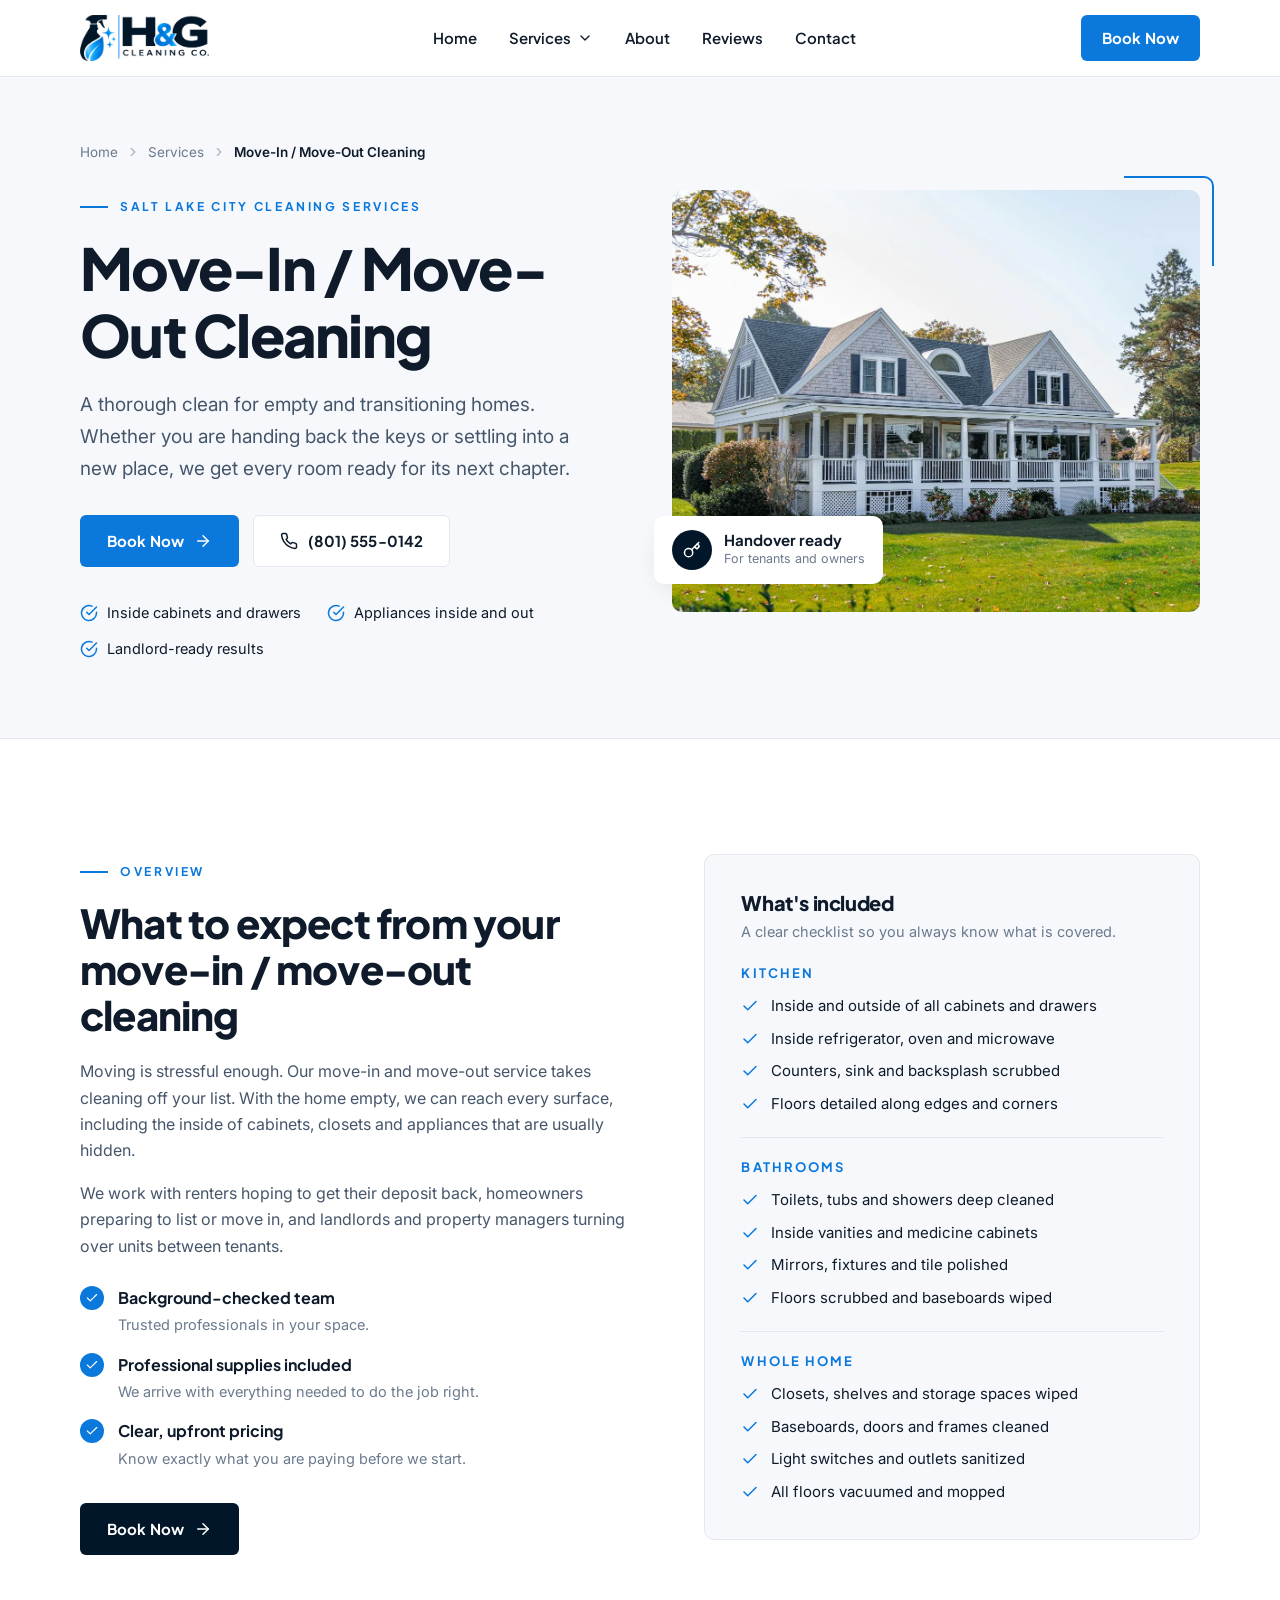
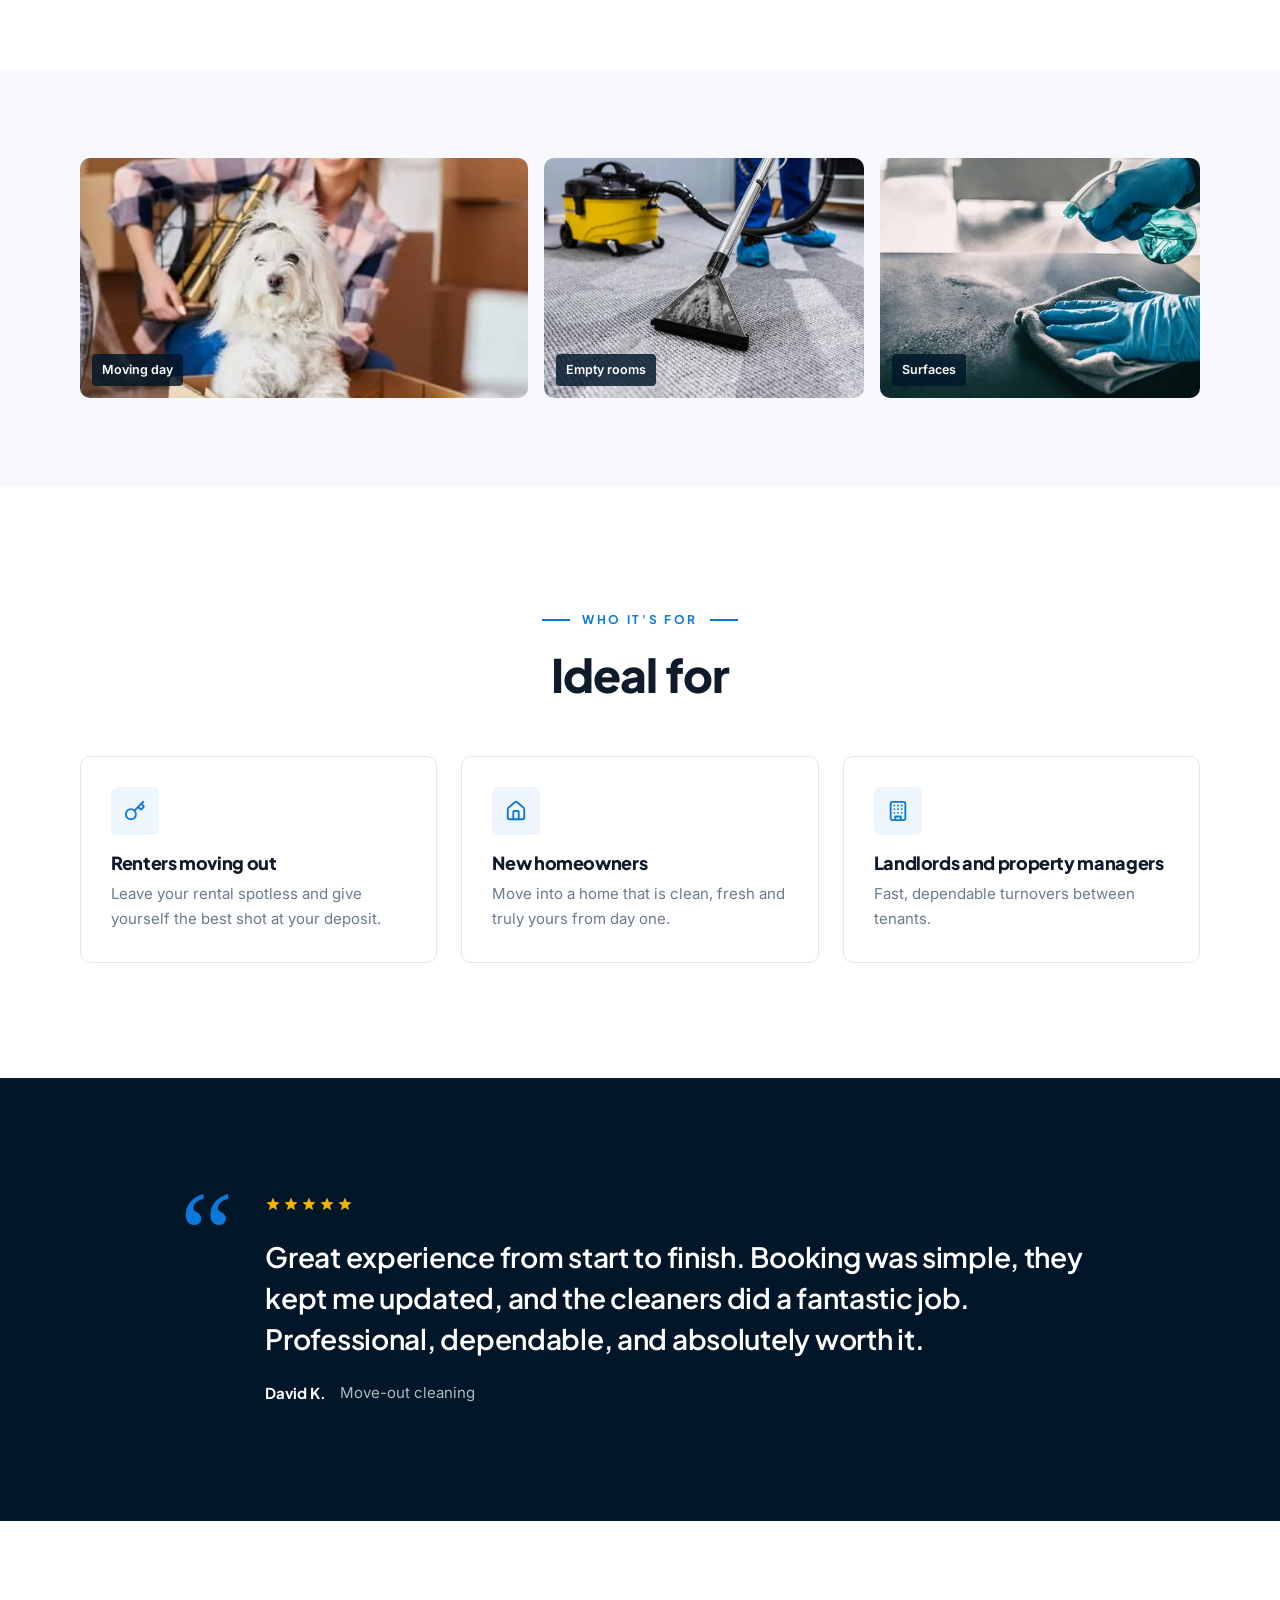
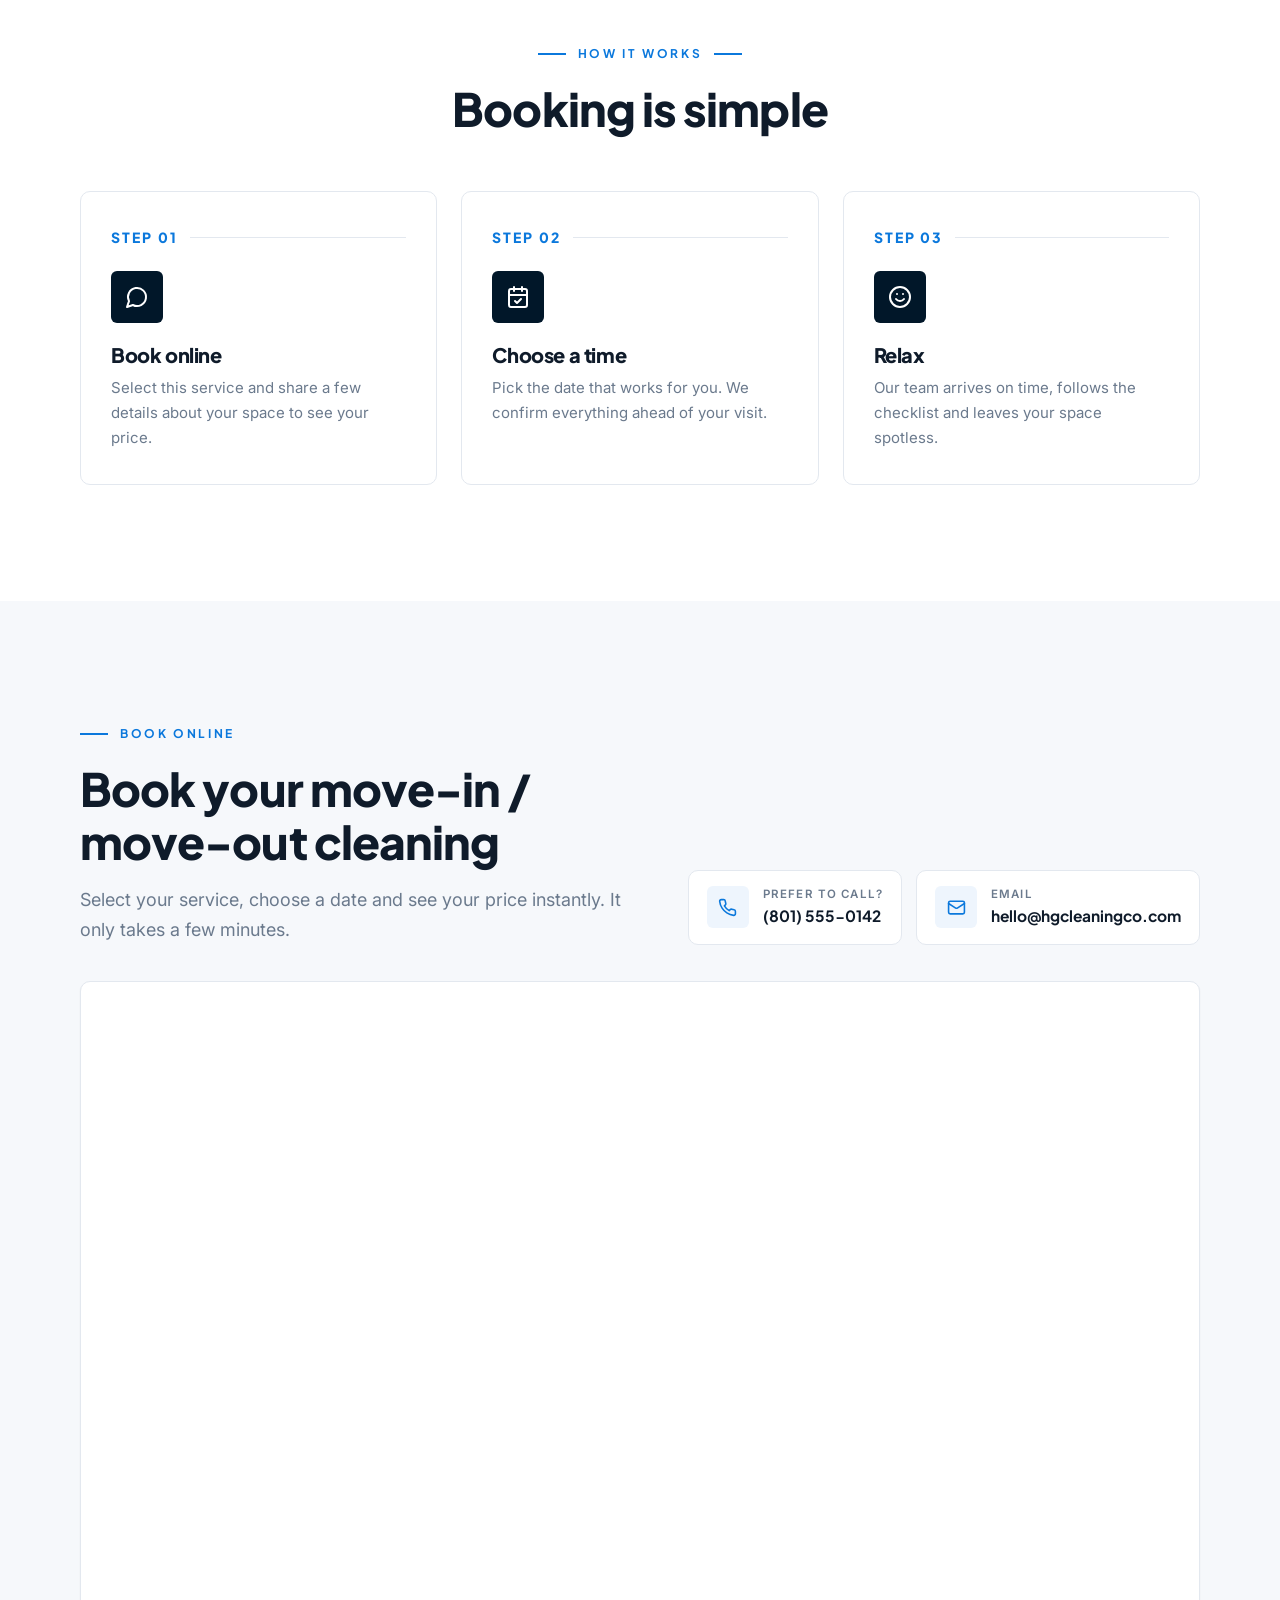
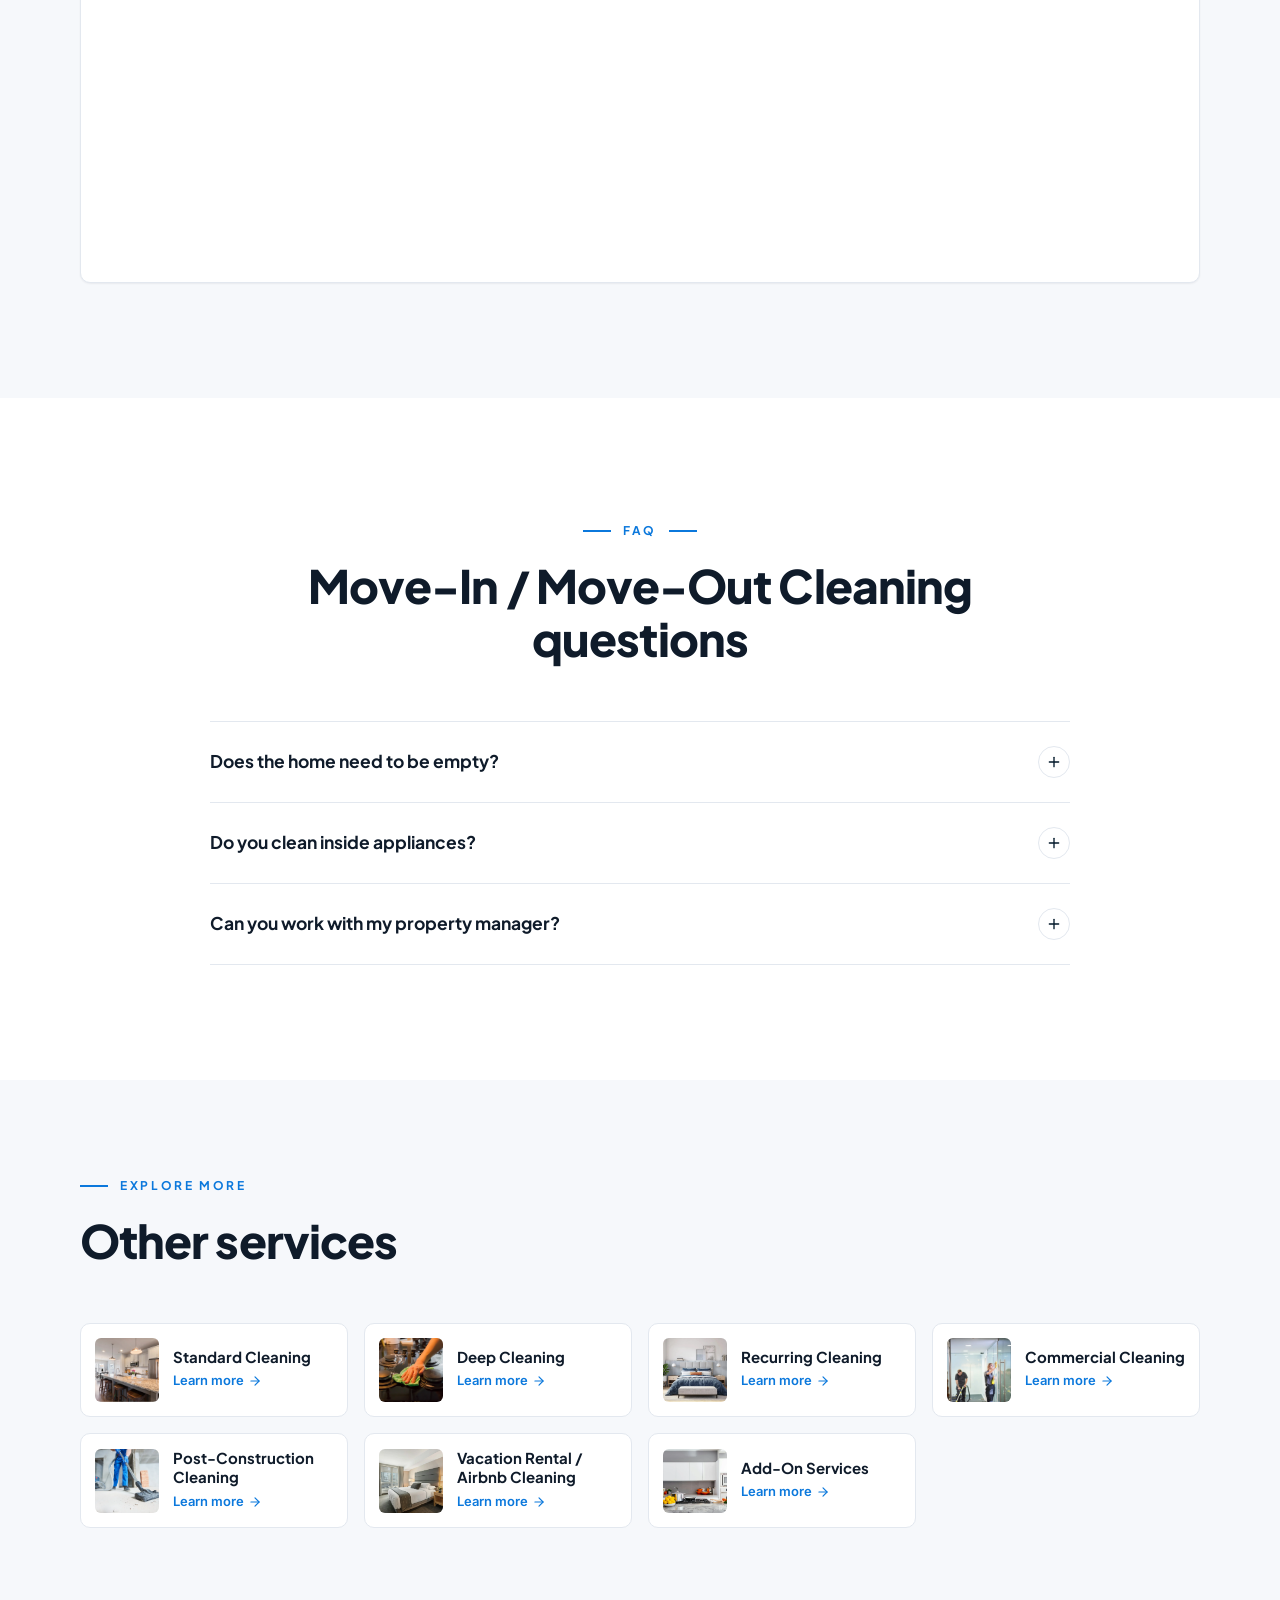
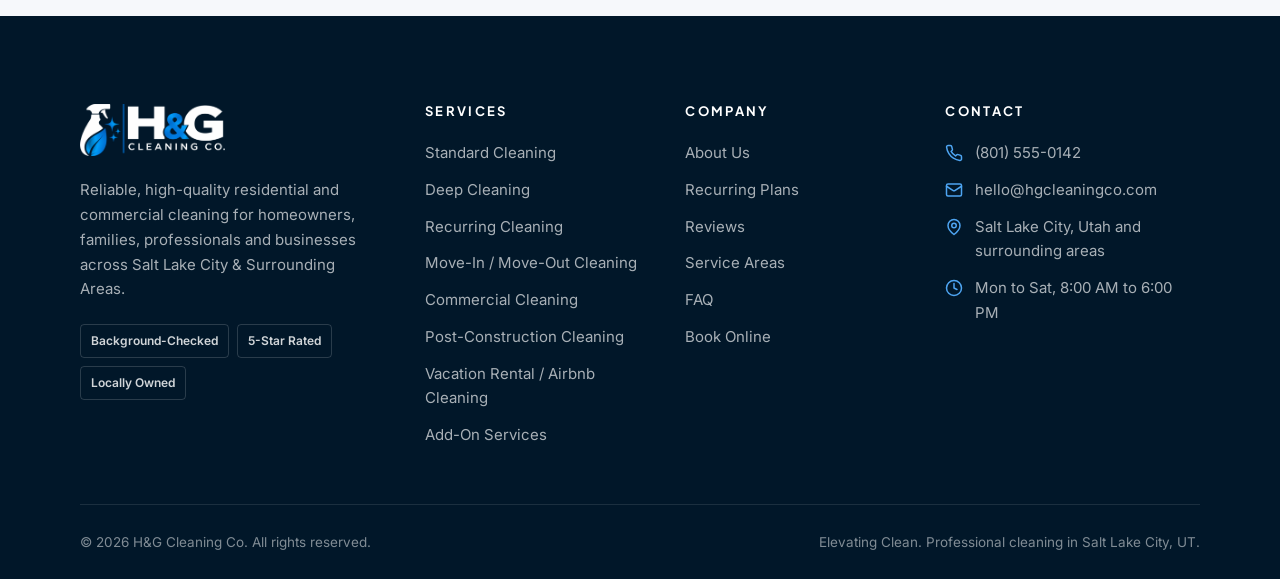
<file: services/move-in-move-out-cleaning/index.html>
<!DOCTYPE html>
<html lang="en-US">
<head>
<meta charset="utf-8">
<meta name="viewport" content="width=device-width, initial-scale=1, viewport-fit=cover">
<title>Move-In and Move-Out Cleaning in Salt Lake City, UT | H&amp;G Cleaning Co.</title>
<meta name="description" content="Move-in and move-out cleaning in Salt Lake City for tenants, homeowners, landlords and property managers. Inside cabinets, appliances, baseboards and more.">
<meta name="keywords" content="move-in / move-out cleaning Salt Lake City, move-in / move-out cleaning Utah, move-in / move-out cleaning near me, H&amp;G Cleaning Co.">
<link rel="canonical" href="https://hgcleaningco.com/services/move-in-move-out-cleaning/">
<meta name="robots" content="index, follow, max-image-preview:large">
<meta name="author" content="H&amp;G Cleaning Co.">
<meta name="theme-color" content="#011729">
<meta name="format-detection" content="telephone=yes">
<meta name="geo.region" content="US-UT">
<meta name="geo.placename" content="Salt Lake City">
<meta name="geo.position" content="40.7608;-111.891">
<meta name="ICBM" content="40.7608, -111.891">
<meta property="og:type" content="website">
<meta property="og:site_name" content="H&amp;G Cleaning Co.">
<meta property="og:locale" content="en_US">
<meta property="og:title" content="Move-In and Move-Out Cleaning in Salt Lake City, UT | H&amp;G Cleaning Co.">
<meta property="og:description" content="Move-in and move-out cleaning in Salt Lake City for tenants, homeowners, landlords and property managers. Inside cabinets, appliances, baseboards and more.">
<meta property="og:url" content="https://hgcleaningco.com/services/move-in-move-out-cleaning/">
<meta property="og:image" content="https://hgcleaningco.com/assets/og-image.jpg">
<meta property="og:image:width" content="1200">
<meta property="og:image:height" content="630">
<meta property="og:image:alt" content="H&amp;G Cleaning Co., Elevating Clean">
<meta name="twitter:card" content="summary_large_image">
<meta name="twitter:title" content="Move-In and Move-Out Cleaning in Salt Lake City, UT | H&amp;G Cleaning Co.">
<meta name="twitter:description" content="Move-in and move-out cleaning in Salt Lake City for tenants, homeowners, landlords and property managers. Inside cabinets, appliances, baseboards and more.">
<meta name="twitter:image" content="https://hgcleaningco.com/assets/og-image.jpg">
<link rel="icon" href="../../favicon.ico" sizes="any">
<link rel="icon" type="image/png" sizes="32x32" href="../../assets/favicon-32.png">
<link rel="icon" type="image/png" sizes="16x16" href="../../assets/favicon-16.png">
<link rel="apple-touch-icon" href="../../assets/apple-touch-icon.png">
<link rel="manifest" href="../../site.webmanifest">
<link rel="preconnect" href="https://fonts.googleapis.com">
<link rel="preconnect" href="https://fonts.gstatic.com" crossorigin>
<link rel="stylesheet" href="https://fonts.googleapis.com/css2?family=Inter:wght@400;500;600&family=Plus+Jakarta+Sans:wght@600;700;800&display=swap">
<link rel="stylesheet" href="../../css/styles.css">
<link rel="preload" as="image" href="../../assets/img/move-home-exterior.webp" fetchpriority="high">
<script type="application/ld+json">{"@context":"https://schema.org","@type":"Service","name":"Move-In / Move-Out Cleaning","serviceType":"Move-In / Move-Out Cleaning","description":"Move-in and move-out cleaning in Salt Lake City for tenants, homeowners, landlords and property managers. Inside cabinets, appliances, baseboards and more.","url":"https://hgcleaningco.com/services/move-in-move-out-cleaning/","image":"https://hgcleaningco.com/assets/img/move-home-exterior.webp","provider":{"@type":"HouseCleaningService","@id":"https://hgcleaningco.com/#business","name":"H&G Cleaning Co.","telephone":"+18015550142","url":"https://hgcleaningco.com/"},"areaServed":[{"@type":"City","name":"Salt Lake City, UT"},{"@type":"City","name":"Sandy, UT"},{"@type":"City","name":"Draper, UT"},{"@type":"City","name":"West Jordan, UT"},{"@type":"City","name":"South Jordan, UT"},{"@type":"City","name":"Murray, UT"},{"@type":"City","name":"Holladay, UT"},{"@type":"City","name":"Millcreek, UT"},{"@type":"City","name":"Cottonwood Heights, UT"},{"@type":"City","name":"Midvale, UT"},{"@type":"City","name":"Taylorsville, UT"},{"@type":"City","name":"West Valley City, UT"},{"@type":"City","name":"Riverton, UT"},{"@type":"City","name":"Herriman, UT"},{"@type":"City","name":"Bountiful, UT"}]}</script>
<script type="application/ld+json">{"@context":"https://schema.org","@type":"BreadcrumbList","itemListElement":[{"@type":"ListItem","position":1,"name":"Home","item":"https://hgcleaningco.com/"},{"@type":"ListItem","position":2,"name":"Services","item":"https://hgcleaningco.com/#services"},{"@type":"ListItem","position":3,"name":"Move-In / Move-Out Cleaning","item":"https://hgcleaningco.com/services/move-in-move-out-cleaning/"}]}</script>
<script type="application/ld+json">{"@context":"https://schema.org","@type":"FAQPage","mainEntity":[{"@type":"Question","name":"Does the home need to be empty?","acceptedAnswer":{"@type":"Answer","text":"For the best results, yes. An empty home lets us reach inside cabinets, closets and behind where furniture used to be."}},{"@type":"Question","name":"Do you clean inside appliances?","acceptedAnswer":{"@type":"Answer","text":"Yes. Move-in and move-out cleanings include the inside of the refrigerator, oven and microwave."}},{"@type":"Question","name":"Can you work with my property manager?","acceptedAnswer":{"@type":"Answer","text":"Absolutely. We regularly coordinate access and timing with landlords and property managers."}}]}</script>
</head>
<body>
<a class="skip-link" href="#main">Skip to content</a>
<header class="site-header" id="top">
  <div class="container">
    <a class="brand" href="../../" aria-label="H&amp;G Cleaning Co. home">
      <img src="../../assets/img/logo.png" alt="H&amp;G Cleaning Co. logo" width="640" height="229">
    </a>
    <nav class="nav" aria-label="Main">
      <a class="nav__link" href="../../">Home</a>
      <div class="nav__item">
        <button class="nav__link" type="button" aria-expanded="false" aria-haspopup="true">Services <svg viewBox="0 0 24 24" fill="none" stroke="currentColor" stroke-width="2" stroke-linecap="round" stroke-linejoin="round" aria-hidden="true" focusable="false"><path d="m6 9 6 6 6-6"/></svg></button>
        <div class="dropdown">
<a href="../../services/standard-cleaning/"><span class="dropdown__icon"><svg viewBox="0 0 24 24" fill="none" stroke="currentColor" stroke-width="2" stroke-linecap="round" stroke-linejoin="round" aria-hidden="true" focusable="false"><path d="M15 21v-8a1 1 0 0 0-1-1h-4a1 1 0 0 0-1 1v8"/><path d="M3 10a2 2 0 0 1 .71-1.53l7-6a2 2 0 0 1 2.58 0l7 6A2 2 0 0 1 21 10v9a2 2 0 0 1-2 2H5a2 2 0 0 1-2-2z"/></svg></span><span><strong>Standard Cleaning</strong><span class="desc">Routine upkeep for a fresh, tidy home</span></span></a>
<a href="../../services/deep-cleaning/"><span class="dropdown__icon"><svg viewBox="0 0 24 24" fill="none" stroke="currentColor" stroke-width="2" stroke-linecap="round" stroke-linejoin="round" aria-hidden="true" focusable="false"><path d="M9.94 15.5A2 2 0 0 0 8.5 14.06l-6.13-1.58a.5.5 0 0 1 0-.96L8.5 9.94A2 2 0 0 0 9.94 8.5l1.58-6.13a.5.5 0 0 1 .96 0L14.06 8.5A2 2 0 0 0 15.5 9.94l6.13 1.58a.5.5 0 0 1 0 .96L15.5 14.06a2 2 0 0 0-1.44 1.44l-1.58 6.13a.5.5 0 0 1-.96 0z"/><path d="M20 3v4"/><path d="M22 5h-4"/></svg></span><span><strong>Deep Cleaning</strong><span class="desc">Top-to-bottom detail for buildup</span></span></a>
<a href="../../services/recurring-cleaning/"><span class="dropdown__icon"><svg viewBox="0 0 24 24" fill="none" stroke="currentColor" stroke-width="2" stroke-linecap="round" stroke-linejoin="round" aria-hidden="true" focusable="false"><rect x="3" y="4" width="18" height="18" rx="2"/><path d="M16 2v4"/><path d="M8 2v4"/><path d="M3 10h18"/><path d="m9 16 2 2 4-4"/></svg></span><span><strong>Recurring Cleaning</strong><span class="desc">Weekly, bi-weekly or monthly plans</span></span></a>
<a href="../../services/move-in-move-out-cleaning/" aria-current="page"><span class="dropdown__icon"><svg viewBox="0 0 24 24" fill="none" stroke="currentColor" stroke-width="2" stroke-linecap="round" stroke-linejoin="round" aria-hidden="true" focusable="false"><path d="m15.5 7.5 2.3 2.3a1 1 0 0 0 1.4 0l2.1-2.1a1 1 0 0 0 0-1.4L19 4"/><path d="m21 2-9.6 9.6"/><circle cx="7.5" cy="15.5" r="5.5"/></svg></span><span><strong>Move-In / Move-Out Cleaning</strong><span class="desc">Empty-home cleaning for a smooth handover</span></span></a>
<a href="../../services/commercial-cleaning/"><span class="dropdown__icon"><svg viewBox="0 0 24 24" fill="none" stroke="currentColor" stroke-width="2" stroke-linecap="round" stroke-linejoin="round" aria-hidden="true" focusable="false"><rect x="4" y="2" width="16" height="20" rx="2"/><path d="M9 22v-4h6v4"/><path d="M8 6h.01"/><path d="M16 6h.01"/><path d="M12 6h.01"/><path d="M12 10h.01"/><path d="M12 14h.01"/><path d="M16 10h.01"/><path d="M16 14h.01"/><path d="M8 10h.01"/><path d="M8 14h.01"/></svg></span><span><strong>Commercial Cleaning</strong><span class="desc">Offices, retail and commercial spaces</span></span></a>
<a href="../../services/post-construction-cleaning/"><span class="dropdown__icon"><svg viewBox="0 0 24 24" fill="none" stroke="currentColor" stroke-width="2" stroke-linecap="round" stroke-linejoin="round" aria-hidden="true" focusable="false"><path d="M10 10V5a1 1 0 0 1 1-1h2a1 1 0 0 1 1 1v5"/><path d="M14 6a6 6 0 0 1 6 6v3"/><path d="M4 15v-3a6 6 0 0 1 6-6"/><rect x="2" y="15" width="20" height="4" rx="1"/></svg></span><span><strong>Post-Construction Cleaning</strong><span class="desc">Dust and debris removal after a build</span></span></a>
<a href="../../services/airbnb-vacation-rental-cleaning/"><span class="dropdown__icon"><svg viewBox="0 0 24 24" fill="none" stroke="currentColor" stroke-width="2" stroke-linecap="round" stroke-linejoin="round" aria-hidden="true" focusable="false"><path d="M2 4v16"/><path d="M2 8h18a2 2 0 0 1 2 2v10"/><path d="M2 17h20"/><path d="M6 8v9"/></svg></span><span><strong>Vacation Rental / Airbnb Cleaning</strong><span class="desc">Guest-ready turnovers between stays</span></span></a>
<a href="../../services/add-on-services/"><span class="dropdown__icon"><svg viewBox="0 0 24 24" fill="none" stroke="currentColor" stroke-width="2" stroke-linecap="round" stroke-linejoin="round" aria-hidden="true" focusable="false"><rect x="3" y="3" width="18" height="18" rx="2"/><path d="M8 12h8"/><path d="M12 8v8"/></svg></span><span><strong>Add-On Services</strong><span class="desc">Fridges, ovens, windows, laundry and more</span></span></a>
        </div>
      </div>
      <a class="nav__link" href="../../#about">About</a>
      <a class="nav__link" href="../../#reviews">Reviews</a>
      <a class="nav__link" href="#book">Contact</a>
    </nav>
    <div class="header__actions">
      <a class="btn btn--primary header__cta" href="#book">Book Now</a>
      <button class="menu-toggle" type="button" aria-label="Open menu" aria-expanded="false" aria-controls="mobile-menu"><svg class="ico-open" viewBox="0 0 24 24" fill="none" stroke="currentColor" stroke-width="2" stroke-linecap="round" stroke-linejoin="round" aria-hidden="true" focusable="false"><path d="M4 6h16"/><path d="M4 12h16"/><path d="M4 18h16"/></svg><svg class="ico-close" viewBox="0 0 24 24" fill="none" stroke="currentColor" stroke-width="2" stroke-linecap="round" stroke-linejoin="round" aria-hidden="true" focusable="false"><path d="M18 6 6 18"/><path d="m6 6 12 12"/></svg></button>
    </div>
  </div>
</header>
<nav class="mobile-menu" id="mobile-menu" aria-label="Mobile">
  <a href="../../">Home</a>
  <details open>
    <summary>Services <svg viewBox="0 0 24 24" fill="none" stroke="currentColor" stroke-width="2" stroke-linecap="round" stroke-linejoin="round" aria-hidden="true" focusable="false"><path d="m6 9 6 6 6-6"/></svg></summary>
    <ul>
<li><a href="../../services/standard-cleaning/">Standard Cleaning</a></li>
<li><a href="../../services/deep-cleaning/">Deep Cleaning</a></li>
<li><a href="../../services/recurring-cleaning/">Recurring Cleaning</a></li>
<li><a href="../../services/move-in-move-out-cleaning/" aria-current="page">Move-In / Move-Out Cleaning</a></li>
<li><a href="../../services/commercial-cleaning/">Commercial Cleaning</a></li>
<li><a href="../../services/post-construction-cleaning/">Post-Construction Cleaning</a></li>
<li><a href="../../services/airbnb-vacation-rental-cleaning/">Vacation Rental / Airbnb Cleaning</a></li>
<li><a href="../../services/add-on-services/">Add-On Services</a></li>
    </ul>
  </details>
  <a href="../../#about">About</a>
  <a href="../../#reviews">Reviews</a>
  <a href="../../#areas">Service Areas</a>
  <a href="#book">Book and Contact</a>
  <div class="mobile-menu__cta">
    <a class="btn btn--primary btn--block" href="#book">Book Now</a>
    <a class="btn btn--outline btn--block" href="tel:+18015550142"><svg viewBox="0 0 24 24" fill="none" stroke="currentColor" stroke-width="2" stroke-linecap="round" stroke-linejoin="round" aria-hidden="true" focusable="false"><path d="M22 16.92v3a2 2 0 0 1-2.18 2 19.79 19.79 0 0 1-8.63-3.07 19.5 19.5 0 0 1-6-6 19.79 19.79 0 0 1-3.07-8.67A2 2 0 0 1 4.11 2h3a2 2 0 0 1 2 1.72c.13.96.36 1.9.7 2.81a2 2 0 0 1-.45 2.11L8.09 9.91a16 16 0 0 0 6 6l1.27-1.27a2 2 0 0 1 2.11-.45c.91.34 1.85.57 2.81.7A2 2 0 0 1 22 16.92z"/></svg>Call (801) 555-0142</a>
  </div>
</nav>
<main id="main">

<section class="page-hero">
  <div class="container">
    <div>
      <nav class="breadcrumb" aria-label="Breadcrumb"><a href="../../">Home</a><svg viewBox="0 0 24 24" fill="none" stroke="currentColor" stroke-width="2" stroke-linecap="round" stroke-linejoin="round" aria-hidden="true" focusable="false"><path d="m9 18 6-6-6-6"/></svg><a href="../../#services">Services</a><svg viewBox="0 0 24 24" fill="none" stroke="currentColor" stroke-width="2" stroke-linecap="round" stroke-linejoin="round" aria-hidden="true" focusable="false"><path d="m9 18 6-6-6-6"/></svg><span aria-current="page">Move-In / Move-Out Cleaning</span></nav>
      <span class="eyebrow">Salt Lake City Cleaning Services</span>
      <h1>Move-In / Move-Out Cleaning</h1>
      <p class="lead">A thorough clean for empty and transitioning homes. Whether you are handing back the keys or settling into a new place, we get every room ready for its next chapter.</p>
      <div class="page-hero__actions">
        <a class="btn btn--primary" href="#book">Book Now <svg viewBox="0 0 24 24" fill="none" stroke="currentColor" stroke-width="2" stroke-linecap="round" stroke-linejoin="round" aria-hidden="true" focusable="false"><path d="M5 12h14"/><path d="m12 5 7 7-7 7"/></svg></a>
        <a class="btn btn--outline" href="tel:+18015550142"><svg viewBox="0 0 24 24" fill="none" stroke="currentColor" stroke-width="2" stroke-linecap="round" stroke-linejoin="round" aria-hidden="true" focusable="false"><path d="M22 16.92v3a2 2 0 0 1-2.18 2 19.79 19.79 0 0 1-8.63-3.07 19.5 19.5 0 0 1-6-6 19.79 19.79 0 0 1-3.07-8.67A2 2 0 0 1 4.11 2h3a2 2 0 0 1 2 1.72c.13.96.36 1.9.7 2.81a2 2 0 0 1-.45 2.11L8.09 9.91a16 16 0 0 0 6 6l1.27-1.27a2 2 0 0 1 2.11-.45c.91.34 1.85.57 2.81.7A2 2 0 0 1 22 16.92z"/></svg>(801) 555-0142</a>
      </div>
      <ul class="page-hero__facts"><li><svg viewBox="0 0 24 24" fill="none" stroke="currentColor" stroke-width="2" stroke-linecap="round" stroke-linejoin="round" aria-hidden="true" focusable="false"><path d="M22 11.08V12a10 10 0 1 1-5.93-9.14"/><path d="m9 11 3 3L22 4"/></svg>Inside cabinets and drawers</li><li><svg viewBox="0 0 24 24" fill="none" stroke="currentColor" stroke-width="2" stroke-linecap="round" stroke-linejoin="round" aria-hidden="true" focusable="false"><path d="M22 11.08V12a10 10 0 1 1-5.93-9.14"/><path d="m9 11 3 3L22 4"/></svg>Appliances inside and out</li><li><svg viewBox="0 0 24 24" fill="none" stroke="currentColor" stroke-width="2" stroke-linecap="round" stroke-linejoin="round" aria-hidden="true" focusable="false"><path d="M22 11.08V12a10 10 0 1 1-5.93-9.14"/><path d="m9 11 3 3L22 4"/></svg>Landlord-ready results</li></ul>
    </div>
    <div class="page-hero__media">
      <img src="../../assets/img/move-home-exterior.webp" alt="Classic two-story family home ready for new occupants" width="1400" height="933" fetchpriority="high">
      <div class="page-hero__chip"><span class="ico"><svg viewBox="0 0 24 24" fill="none" stroke="currentColor" stroke-width="2" stroke-linecap="round" stroke-linejoin="round" aria-hidden="true" focusable="false"><path d="m15.5 7.5 2.3 2.3a1 1 0 0 0 1.4 0l2.1-2.1a1 1 0 0 0 0-1.4L19 4"/><path d="m21 2-9.6 9.6"/><circle cx="7.5" cy="15.5" r="5.5"/></svg></span><span><strong>Handover ready</strong><span>For tenants and owners</span></span></div>
    </div>
  </div>
</section>

<section class="section">
  <div class="container detail">
    <div>
      <span class="eyebrow">Overview</span>
      <h2>What to expect from your move-in / move-out cleaning</h2>
      <p>Moving is stressful enough. Our move-in and move-out service takes cleaning off your list. With the home empty, we can reach every surface, including the inside of cabinets, closets and appliances that are usually hidden.</p>
<p>We work with renters hoping to get their deposit back, homeowners preparing to list or move in, and landlords and property managers turning over units between tenants.</p>
      <ul class="check-list">
        <li><span class="check-list__icon"><svg viewBox="0 0 24 24" fill="none" stroke="currentColor" stroke-width="2" stroke-linecap="round" stroke-linejoin="round" aria-hidden="true" focusable="false"><path d="M20 6 9 17l-5-5"/></svg></span><div><strong>Background-checked team</strong><span class="d">Trusted professionals in your space.</span></div></li>
        <li><span class="check-list__icon"><svg viewBox="0 0 24 24" fill="none" stroke="currentColor" stroke-width="2" stroke-linecap="round" stroke-linejoin="round" aria-hidden="true" focusable="false"><path d="M20 6 9 17l-5-5"/></svg></span><div><strong>Professional supplies included</strong><span class="d">We arrive with everything needed to do the job right.</span></div></li>
        <li><span class="check-list__icon"><svg viewBox="0 0 24 24" fill="none" stroke="currentColor" stroke-width="2" stroke-linecap="round" stroke-linejoin="round" aria-hidden="true" focusable="false"><path d="M20 6 9 17l-5-5"/></svg></span><div><strong>Clear, upfront pricing</strong><span class="d">Know exactly what you are paying before we start.</span></div></li>
      </ul>
      <a class="btn btn--navy" href="#book">Book Now <svg viewBox="0 0 24 24" fill="none" stroke="currentColor" stroke-width="2" stroke-linecap="round" stroke-linejoin="round" aria-hidden="true" focusable="false"><path d="M5 12h14"/><path d="m12 5 7 7-7 7"/></svg></a>
    </div>
    <div class="included">
      <h3>What's included</h3>
      <p>A clear checklist so you always know what is covered.</p>
      <div class="included__group"><h4>Kitchen</h4><ul><li><svg viewBox="0 0 24 24" fill="none" stroke="currentColor" stroke-width="2" stroke-linecap="round" stroke-linejoin="round" aria-hidden="true" focusable="false"><path d="M20 6 9 17l-5-5"/></svg>Inside and outside of all cabinets and drawers</li><li><svg viewBox="0 0 24 24" fill="none" stroke="currentColor" stroke-width="2" stroke-linecap="round" stroke-linejoin="round" aria-hidden="true" focusable="false"><path d="M20 6 9 17l-5-5"/></svg>Inside refrigerator, oven and microwave</li><li><svg viewBox="0 0 24 24" fill="none" stroke="currentColor" stroke-width="2" stroke-linecap="round" stroke-linejoin="round" aria-hidden="true" focusable="false"><path d="M20 6 9 17l-5-5"/></svg>Counters, sink and backsplash scrubbed</li><li><svg viewBox="0 0 24 24" fill="none" stroke="currentColor" stroke-width="2" stroke-linecap="round" stroke-linejoin="round" aria-hidden="true" focusable="false"><path d="M20 6 9 17l-5-5"/></svg>Floors detailed along edges and corners</li></ul></div>
<div class="included__group"><h4>Bathrooms</h4><ul><li><svg viewBox="0 0 24 24" fill="none" stroke="currentColor" stroke-width="2" stroke-linecap="round" stroke-linejoin="round" aria-hidden="true" focusable="false"><path d="M20 6 9 17l-5-5"/></svg>Toilets, tubs and showers deep cleaned</li><li><svg viewBox="0 0 24 24" fill="none" stroke="currentColor" stroke-width="2" stroke-linecap="round" stroke-linejoin="round" aria-hidden="true" focusable="false"><path d="M20 6 9 17l-5-5"/></svg>Inside vanities and medicine cabinets</li><li><svg viewBox="0 0 24 24" fill="none" stroke="currentColor" stroke-width="2" stroke-linecap="round" stroke-linejoin="round" aria-hidden="true" focusable="false"><path d="M20 6 9 17l-5-5"/></svg>Mirrors, fixtures and tile polished</li><li><svg viewBox="0 0 24 24" fill="none" stroke="currentColor" stroke-width="2" stroke-linecap="round" stroke-linejoin="round" aria-hidden="true" focusable="false"><path d="M20 6 9 17l-5-5"/></svg>Floors scrubbed and baseboards wiped</li></ul></div>
<div class="included__group"><h4>Whole Home</h4><ul><li><svg viewBox="0 0 24 24" fill="none" stroke="currentColor" stroke-width="2" stroke-linecap="round" stroke-linejoin="round" aria-hidden="true" focusable="false"><path d="M20 6 9 17l-5-5"/></svg>Closets, shelves and storage spaces wiped</li><li><svg viewBox="0 0 24 24" fill="none" stroke="currentColor" stroke-width="2" stroke-linecap="round" stroke-linejoin="round" aria-hidden="true" focusable="false"><path d="M20 6 9 17l-5-5"/></svg>Baseboards, doors and frames cleaned</li><li><svg viewBox="0 0 24 24" fill="none" stroke="currentColor" stroke-width="2" stroke-linecap="round" stroke-linejoin="round" aria-hidden="true" focusable="false"><path d="M20 6 9 17l-5-5"/></svg>Light switches and outlets sanitized</li><li><svg viewBox="0 0 24 24" fill="none" stroke="currentColor" stroke-width="2" stroke-linecap="round" stroke-linejoin="round" aria-hidden="true" focusable="false"><path d="M20 6 9 17l-5-5"/></svg>All floors vacuumed and mopped</li></ul></div>
    </div>
  </div>
</section>

<section class="section section--soft" style="padding-top:clamp(56px,7vw,88px);padding-bottom:clamp(56px,7vw,88px)">
  <div class="container">
    <div class="gallery">
<figure><img src="../../assets/img/move-moving-day-boxes.webp" alt="Woman unpacking moving boxes with her dog on moving day" width="1000" height="667" loading="lazy"><figcaption>Moving day</figcaption></figure>
<figure><img src="../../assets/img/move-empty-carpet-vacuum.webp" alt="Carpet being vacuumed in an empty room" width="1000" height="667" loading="lazy"><figcaption>Empty rooms</figcaption></figure>
<figure><img src="../../assets/img/move-spray-and-wipe.webp" alt="Gloved hands spraying and wiping a surface" width="1000" height="667" loading="lazy"><figcaption>Surfaces</figcaption></figure>
    </div>
  </div>
</section>

<section class="section">
  <div class="container">
    <div class="section-head section-head--center">
      <span class="eyebrow">Who It's For</span>
      <h2>Ideal for</h2>
    </div>
    <div class="ideal">
<div class="ideal__card"><span class="ico"><svg viewBox="0 0 24 24" fill="none" stroke="currentColor" stroke-width="2" stroke-linecap="round" stroke-linejoin="round" aria-hidden="true" focusable="false"><path d="m15.5 7.5 2.3 2.3a1 1 0 0 0 1.4 0l2.1-2.1a1 1 0 0 0 0-1.4L19 4"/><path d="m21 2-9.6 9.6"/><circle cx="7.5" cy="15.5" r="5.5"/></svg></span><h3>Renters moving out</h3><p>Leave your rental spotless and give yourself the best shot at your deposit.</p></div>
<div class="ideal__card"><span class="ico"><svg viewBox="0 0 24 24" fill="none" stroke="currentColor" stroke-width="2" stroke-linecap="round" stroke-linejoin="round" aria-hidden="true" focusable="false"><path d="M15 21v-8a1 1 0 0 0-1-1h-4a1 1 0 0 0-1 1v8"/><path d="M3 10a2 2 0 0 1 .71-1.53l7-6a2 2 0 0 1 2.58 0l7 6A2 2 0 0 1 21 10v9a2 2 0 0 1-2 2H5a2 2 0 0 1-2-2z"/></svg></span><h3>New homeowners</h3><p>Move into a home that is clean, fresh and truly yours from day one.</p></div>
<div class="ideal__card"><span class="ico"><svg viewBox="0 0 24 24" fill="none" stroke="currentColor" stroke-width="2" stroke-linecap="round" stroke-linejoin="round" aria-hidden="true" focusable="false"><rect x="4" y="2" width="16" height="20" rx="2"/><path d="M9 22v-4h6v4"/><path d="M8 6h.01"/><path d="M16 6h.01"/><path d="M12 6h.01"/><path d="M12 10h.01"/><path d="M12 14h.01"/><path d="M16 10h.01"/><path d="M16 14h.01"/><path d="M8 10h.01"/><path d="M8 14h.01"/></svg></span><h3>Landlords and property managers</h3><p>Fast, dependable turnovers between tenants.</p></div>
    </div>
  </div>
</section>

<section class="section section--navy">
  <div class="container">
    <div class="feature-quote">
      <div class="feature-quote__mark" aria-hidden="true">&ldquo;</div>
      <div>
        <span class="stars" aria-label="5 out of 5 stars"><svg viewBox="0 0 24 24" fill="currentColor" stroke="none" aria-hidden="true" focusable="false"><path d="M11.48 3.5a.56.56 0 0 1 1.04 0l2.13 5.11a.56.56 0 0 0 .48.35l5.52.44c.5.04.7.66.32.99l-4.2 3.6a.56.56 0 0 0-.18.56l1.28 5.39a.56.56 0 0 1-.84.61l-4.72-2.89a.56.56 0 0 0-.59 0l-4.73 2.89a.56.56 0 0 1-.84-.61l1.28-5.39a.56.56 0 0 0-.18-.56l-4.2-3.6a.56.56 0 0 1 .32-.99l5.52-.44a.56.56 0 0 0 .47-.35z"/></svg><svg viewBox="0 0 24 24" fill="currentColor" stroke="none" aria-hidden="true" focusable="false"><path d="M11.48 3.5a.56.56 0 0 1 1.04 0l2.13 5.11a.56.56 0 0 0 .48.35l5.52.44c.5.04.7.66.32.99l-4.2 3.6a.56.56 0 0 0-.18.56l1.28 5.39a.56.56 0 0 1-.84.61l-4.72-2.89a.56.56 0 0 0-.59 0l-4.73 2.89a.56.56 0 0 1-.84-.61l1.28-5.39a.56.56 0 0 0-.18-.56l-4.2-3.6a.56.56 0 0 1 .32-.99l5.52-.44a.56.56 0 0 0 .47-.35z"/></svg><svg viewBox="0 0 24 24" fill="currentColor" stroke="none" aria-hidden="true" focusable="false"><path d="M11.48 3.5a.56.56 0 0 1 1.04 0l2.13 5.11a.56.56 0 0 0 .48.35l5.52.44c.5.04.7.66.32.99l-4.2 3.6a.56.56 0 0 0-.18.56l1.28 5.39a.56.56 0 0 1-.84.61l-4.72-2.89a.56.56 0 0 0-.59 0l-4.73 2.89a.56.56 0 0 1-.84-.61l1.28-5.39a.56.56 0 0 0-.18-.56l-4.2-3.6a.56.56 0 0 1 .32-.99l5.52-.44a.56.56 0 0 0 .47-.35z"/></svg><svg viewBox="0 0 24 24" fill="currentColor" stroke="none" aria-hidden="true" focusable="false"><path d="M11.48 3.5a.56.56 0 0 1 1.04 0l2.13 5.11a.56.56 0 0 0 .48.35l5.52.44c.5.04.7.66.32.99l-4.2 3.6a.56.56 0 0 0-.18.56l1.28 5.39a.56.56 0 0 1-.84.61l-4.72-2.89a.56.56 0 0 0-.59 0l-4.73 2.89a.56.56 0 0 1-.84-.61l1.28-5.39a.56.56 0 0 0-.18-.56l-4.2-3.6a.56.56 0 0 1 .32-.99l5.52-.44a.56.56 0 0 0 .47-.35z"/></svg><svg viewBox="0 0 24 24" fill="currentColor" stroke="none" aria-hidden="true" focusable="false"><path d="M11.48 3.5a.56.56 0 0 1 1.04 0l2.13 5.11a.56.56 0 0 0 .48.35l5.52.44c.5.04.7.66.32.99l-4.2 3.6a.56.56 0 0 0-.18.56l1.28 5.39a.56.56 0 0 1-.84.61l-4.72-2.89a.56.56 0 0 0-.59 0l-4.73 2.89a.56.56 0 0 1-.84-.61l1.28-5.39a.56.56 0 0 0-.18-.56l-4.2-3.6a.56.56 0 0 1 .32-.99l5.52-.44a.56.56 0 0 0 .47-.35z"/></svg></span>
        <blockquote style="margin-top:18px">Great experience from start to finish. Booking was simple, they kept me updated, and the cleaners did a fantastic job. Professional, dependable, and absolutely worth it.</blockquote>
        <cite><strong>David K.</strong> Move-out cleaning</cite>
      </div>
    </div>
  </div>
</section>

<section class="section">
  <div class="container">
    <div class="section-head section-head--center">
      <span class="eyebrow">How It Works</span>
      <h2>Booking is simple</h2>
    </div>
    <div class="steps">
      <div class="step"><div class="step__num">STEP 01</div><div class="step__icon"><svg viewBox="0 0 24 24" fill="none" stroke="currentColor" stroke-width="2" stroke-linecap="round" stroke-linejoin="round" aria-hidden="true" focusable="false"><path d="M7.9 20A9 9 0 1 0 4 16.1L2 22Z"/></svg></div><h3>Book online</h3><p>Select this service and share a few details about your space to see your price.</p></div>
      <div class="step"><div class="step__num">STEP 02</div><div class="step__icon"><svg viewBox="0 0 24 24" fill="none" stroke="currentColor" stroke-width="2" stroke-linecap="round" stroke-linejoin="round" aria-hidden="true" focusable="false"><rect x="3" y="4" width="18" height="18" rx="2"/><path d="M16 2v4"/><path d="M8 2v4"/><path d="M3 10h18"/><path d="m9 16 2 2 4-4"/></svg></div><h3>Choose a time</h3><p>Pick the date that works for you. We confirm everything ahead of your visit.</p></div>
      <div class="step"><div class="step__num">STEP 03</div><div class="step__icon"><svg viewBox="0 0 24 24" fill="none" stroke="currentColor" stroke-width="2" stroke-linecap="round" stroke-linejoin="round" aria-hidden="true" focusable="false"><circle cx="12" cy="12" r="10"/><path d="M8 14s1.5 2 4 2 4-2 4-2"/><path d="M9 9h.01"/><path d="M15 9h.01"/></svg></div><h3>Relax</h3><p>Our team arrives on time, follows the checklist and leaves your space spotless.</p></div>
    </div>
  </div>
</section>

<section class="section section--soft booking" id="book">
  <div class="container">
    <div class="booking__head">
      <div class="section-head">
        <span class="eyebrow">Book Online</span>
        <h2>Book your move-in / move-out cleaning</h2>
        <p>Select your service, choose a date and see your price instantly. It only takes a few minutes.</p>
      </div>
      <div class="booking__contact">
        <a href="tel:+18015550142"><span class="ico"><svg viewBox="0 0 24 24" fill="none" stroke="currentColor" stroke-width="2" stroke-linecap="round" stroke-linejoin="round" aria-hidden="true" focusable="false"><path d="M22 16.92v3a2 2 0 0 1-2.18 2 19.79 19.79 0 0 1-8.63-3.07 19.5 19.5 0 0 1-6-6 19.79 19.79 0 0 1-3.07-8.67A2 2 0 0 1 4.11 2h3a2 2 0 0 1 2 1.72c.13.96.36 1.9.7 2.81a2 2 0 0 1-.45 2.11L8.09 9.91a16 16 0 0 0 6 6l1.27-1.27a2 2 0 0 1 2.11-.45c.91.34 1.85.57 2.81.7A2 2 0 0 1 22 16.92z"/></svg></span><span><small>Prefer to call?</small><strong>(801) 555-0142</strong></span></a>
        <a href="mailto:hello@hgcleaningco.com"><span class="ico"><svg viewBox="0 0 24 24" fill="none" stroke="currentColor" stroke-width="2" stroke-linecap="round" stroke-linejoin="round" aria-hidden="true" focusable="false"><rect x="2" y="4" width="20" height="16" rx="2"/><path d="m22 7-8.97 5.7a1.94 1.94 0 0 1-2.06 0L2 7"/></svg></span><span><small>Email</small><strong>hello@hgcleaningco.com</strong></span></a>
      </div>
    </div>
    <div class="booking__frame">
      <iframe src="https://hgcleaningco.bookingkoala.com/booknow?embed=true" title="Book a cleaning with H&amp;G Cleaning Co." width="100%" scrolling="yes" loading="lazy" allow="payment"></iframe>
    </div>
  </div>
</section>

<section class="section" id="faq">
  <div class="container">
    <div class="section-head section-head--center">
      <span class="eyebrow">FAQ</span>
      <h2>Move-In / Move-Out Cleaning questions</h2>
    </div>
    <div class="faq">
<details><summary>Does the home need to be empty?<span class="pm"><svg viewBox="0 0 24 24" fill="none" stroke="currentColor" stroke-width="2" stroke-linecap="round" stroke-linejoin="round" aria-hidden="true" focusable="false"><path d="M12 5v14"/><path d="M5 12h14"/></svg></span></summary><div><p>For the best results, yes. An empty home lets us reach inside cabinets, closets and behind where furniture used to be.</p></div></details>
<details><summary>Do you clean inside appliances?<span class="pm"><svg viewBox="0 0 24 24" fill="none" stroke="currentColor" stroke-width="2" stroke-linecap="round" stroke-linejoin="round" aria-hidden="true" focusable="false"><path d="M12 5v14"/><path d="M5 12h14"/></svg></span></summary><div><p>Yes. Move-in and move-out cleanings include the inside of the refrigerator, oven and microwave.</p></div></details>
<details><summary>Can you work with my property manager?<span class="pm"><svg viewBox="0 0 24 24" fill="none" stroke="currentColor" stroke-width="2" stroke-linecap="round" stroke-linejoin="round" aria-hidden="true" focusable="false"><path d="M12 5v14"/><path d="M5 12h14"/></svg></span></summary><div><p>Absolutely. We regularly coordinate access and timing with landlords and property managers.</p></div></details>
    </div>
  </div>
</section>

<section class="section section--soft" style="padding-top:clamp(56px,7vw,88px);padding-bottom:clamp(56px,7vw,88px)">
  <div class="container">
    <div class="section-head">
      <span class="eyebrow">Explore More</span>
      <h2>Other services</h2>
    </div>
    <div class="other-services">
<a class="mini-card" href="../standard-cleaning/"><img src="../../assets/img/standard-kitchen-island.webp" alt="" width="64" height="64" loading="lazy"><span><strong>Standard Cleaning</strong><span>Learn more <svg viewBox="0 0 24 24" fill="none" stroke="currentColor" stroke-width="2" stroke-linecap="round" stroke-linejoin="round" aria-hidden="true" focusable="false"><path d="M5 12h14"/><path d="m12 5 7 7-7 7"/></svg></span></span></a>
<a class="mini-card" href="../deep-cleaning/"><img src="../../assets/img/deep-stovetop-detail.webp" alt="" width="64" height="64" loading="lazy"><span><strong>Deep Cleaning</strong><span>Learn more <svg viewBox="0 0 24 24" fill="none" stroke="currentColor" stroke-width="2" stroke-linecap="round" stroke-linejoin="round" aria-hidden="true" focusable="false"><path d="M5 12h14"/><path d="m12 5 7 7-7 7"/></svg></span></span></a>
<a class="mini-card" href="../recurring-cleaning/"><img src="../../assets/img/recurring-made-bedroom.webp" alt="" width="64" height="64" loading="lazy"><span><strong>Recurring Cleaning</strong><span>Learn more <svg viewBox="0 0 24 24" fill="none" stroke="currentColor" stroke-width="2" stroke-linecap="round" stroke-linejoin="round" aria-hidden="true" focusable="false"><path d="M5 12h14"/><path d="m12 5 7 7-7 7"/></svg></span></span></a>
<a class="mini-card" href="../commercial-cleaning/"><img src="../../assets/img/commercial-office-glass.webp" alt="" width="64" height="64" loading="lazy"><span><strong>Commercial Cleaning</strong><span>Learn more <svg viewBox="0 0 24 24" fill="none" stroke="currentColor" stroke-width="2" stroke-linecap="round" stroke-linejoin="round" aria-hidden="true" focusable="false"><path d="M5 12h14"/><path d="m12 5 7 7-7 7"/></svg></span></span></a>
<a class="mini-card" href="../post-construction-cleaning/"><img src="../../assets/img/construction-dust-vacuum.webp" alt="" width="64" height="64" loading="lazy"><span><strong>Post-Construction Cleaning</strong><span>Learn more <svg viewBox="0 0 24 24" fill="none" stroke="currentColor" stroke-width="2" stroke-linecap="round" stroke-linejoin="round" aria-hidden="true" focusable="false"><path d="M5 12h14"/><path d="m12 5 7 7-7 7"/></svg></span></span></a>
<a class="mini-card" href="../airbnb-vacation-rental-cleaning/"><img src="../../assets/img/rental-guest-bedroom.webp" alt="" width="64" height="64" loading="lazy"><span><strong>Vacation Rental / Airbnb Cleaning</strong><span>Learn more <svg viewBox="0 0 24 24" fill="none" stroke="currentColor" stroke-width="2" stroke-linecap="round" stroke-linejoin="round" aria-hidden="true" focusable="false"><path d="M5 12h14"/><path d="m12 5 7 7-7 7"/></svg></span></span></a>
<a class="mini-card" href="../add-on-services/"><img src="../../assets/img/addon-kitchen-appliances.webp" alt="" width="64" height="64" loading="lazy"><span><strong>Add-On Services</strong><span>Learn more <svg viewBox="0 0 24 24" fill="none" stroke="currentColor" stroke-width="2" stroke-linecap="round" stroke-linejoin="round" aria-hidden="true" focusable="false"><path d="M5 12h14"/><path d="m12 5 7 7-7 7"/></svg></span></span></a>
    </div>
  </div>
</section>

</main>
<footer class="site-footer">
  <div class="container">
    <div class="footer__top">
      <div class="footer__brand">
        <img src="../../assets/img/logo-white.png" alt="H&amp;G Cleaning Co." width="640" height="229" loading="lazy">
        <p>Reliable, high-quality residential and commercial cleaning for homeowners, families, professionals and businesses across Salt Lake City & Surrounding Areas.</p>
        <div class="footer__badges"><span>Background-Checked</span><span>5-Star Rated</span><span>Locally Owned</span></div>
      </div>
      <div>
        <h3>Services</h3>
        <ul>
<li><a href="../../services/standard-cleaning/">Standard Cleaning</a></li>
<li><a href="../../services/deep-cleaning/">Deep Cleaning</a></li>
<li><a href="../../services/recurring-cleaning/">Recurring Cleaning</a></li>
<li><a href="../../services/move-in-move-out-cleaning/">Move-In / Move-Out Cleaning</a></li>
<li><a href="../../services/commercial-cleaning/">Commercial Cleaning</a></li>
<li><a href="../../services/post-construction-cleaning/">Post-Construction Cleaning</a></li>
<li><a href="../../services/airbnb-vacation-rental-cleaning/">Vacation Rental / Airbnb Cleaning</a></li>
<li><a href="../../services/add-on-services/">Add-On Services</a></li>
        </ul>
      </div>
      <div>
        <h3>Company</h3>
        <ul>
          <li><a href="../../#about">About Us</a></li>
          <li><a href="../../services/recurring-cleaning/">Recurring Plans</a></li>
          <li><a href="../../#reviews">Reviews</a></li>
          <li><a href="../../#areas">Service Areas</a></li>
          <li><a href="../../#faq">FAQ</a></li>
          <li><a href="#book">Book Online</a></li>
        </ul>
      </div>
      <div>
        <h3>Contact</h3>
        <ul class="footer__contact">
          <li><svg viewBox="0 0 24 24" fill="none" stroke="currentColor" stroke-width="2" stroke-linecap="round" stroke-linejoin="round" aria-hidden="true" focusable="false"><path d="M22 16.92v3a2 2 0 0 1-2.18 2 19.79 19.79 0 0 1-8.63-3.07 19.5 19.5 0 0 1-6-6 19.79 19.79 0 0 1-3.07-8.67A2 2 0 0 1 4.11 2h3a2 2 0 0 1 2 1.72c.13.96.36 1.9.7 2.81a2 2 0 0 1-.45 2.11L8.09 9.91a16 16 0 0 0 6 6l1.27-1.27a2 2 0 0 1 2.11-.45c.91.34 1.85.57 2.81.7A2 2 0 0 1 22 16.92z"/></svg><a href="tel:+18015550142">(801) 555-0142</a></li>
          <li><svg viewBox="0 0 24 24" fill="none" stroke="currentColor" stroke-width="2" stroke-linecap="round" stroke-linejoin="round" aria-hidden="true" focusable="false"><rect x="2" y="4" width="20" height="16" rx="2"/><path d="m22 7-8.97 5.7a1.94 1.94 0 0 1-2.06 0L2 7"/></svg><a href="mailto:hello@hgcleaningco.com">hello@hgcleaningco.com</a></li>
          <li><svg viewBox="0 0 24 24" fill="none" stroke="currentColor" stroke-width="2" stroke-linecap="round" stroke-linejoin="round" aria-hidden="true" focusable="false"><path d="M20 10c0 6-8 12-8 12s-8-6-8-12a8 8 0 0 1 16 0Z"/><circle cx="12" cy="10" r="3"/></svg><span>Salt Lake City, Utah and surrounding areas</span></li>
          <li><svg viewBox="0 0 24 24" fill="none" stroke="currentColor" stroke-width="2" stroke-linecap="round" stroke-linejoin="round" aria-hidden="true" focusable="false"><circle cx="12" cy="12" r="10"/><path d="M12 6v6l4 2"/></svg><span>Mon to Sat, 8:00 AM to 6:00 PM</span></li>
        </ul>
      </div>
    </div>
    <div class="footer__bottom">
      <span>&copy; <span data-year>2026</span> H&amp;G Cleaning Co. All rights reserved.</span>
      <span>Elevating Clean. Professional cleaning in Salt Lake City, UT.</span>
    </div>
  </div>
</footer>
<div class="mobile-bar">
  <a class="btn btn--outline" href="tel:+18015550142"><svg viewBox="0 0 24 24" fill="none" stroke="currentColor" stroke-width="2" stroke-linecap="round" stroke-linejoin="round" aria-hidden="true" focusable="false"><path d="M22 16.92v3a2 2 0 0 1-2.18 2 19.79 19.79 0 0 1-8.63-3.07 19.5 19.5 0 0 1-6-6 19.79 19.79 0 0 1-3.07-8.67A2 2 0 0 1 4.11 2h3a2 2 0 0 1 2 1.72c.13.96.36 1.9.7 2.81a2 2 0 0 1-.45 2.11L8.09 9.91a16 16 0 0 0 6 6l1.27-1.27a2 2 0 0 1 2.11-.45c.91.34 1.85.57 2.81.7A2 2 0 0 1 22 16.92z"/></svg>Call</a>
  <a class="btn btn--primary" href="#book">Book Now</a>
</div>
<script src="../../js/main.js" defer></script>
</body>
</html>
</file>
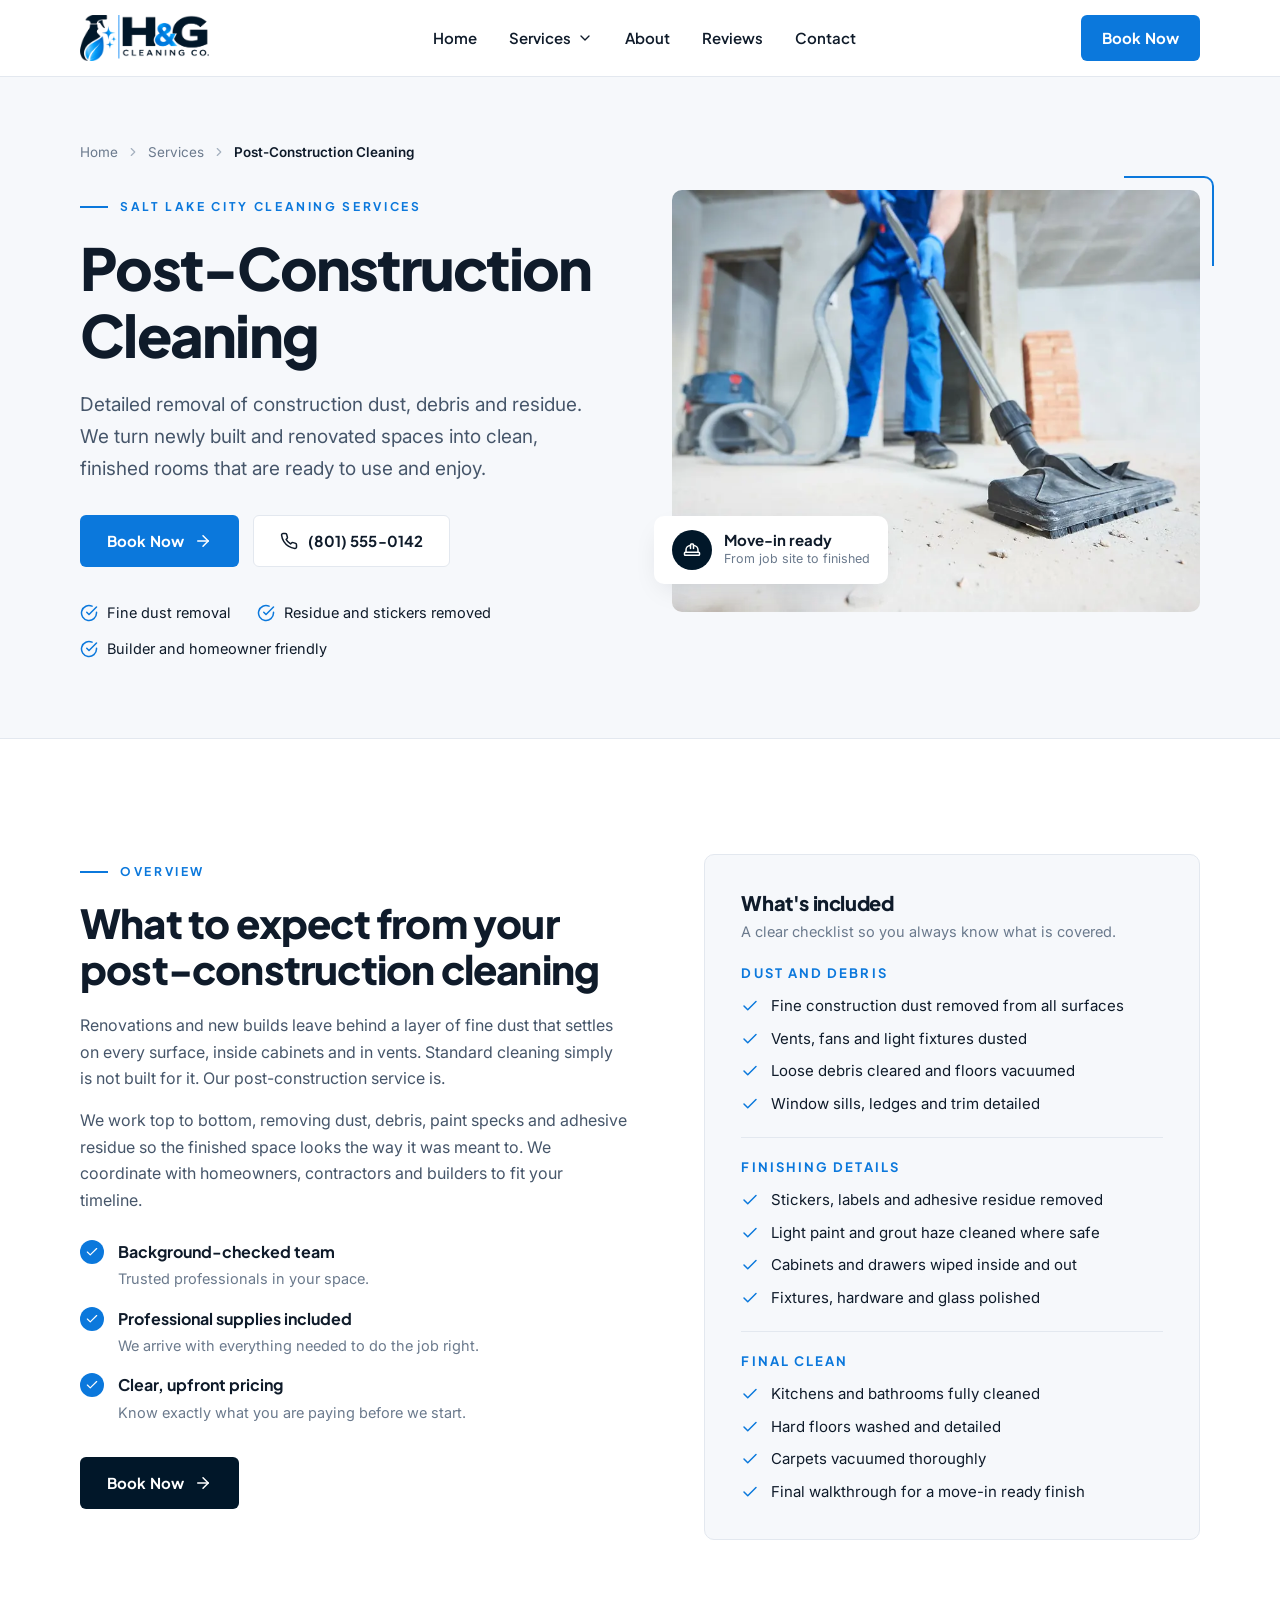
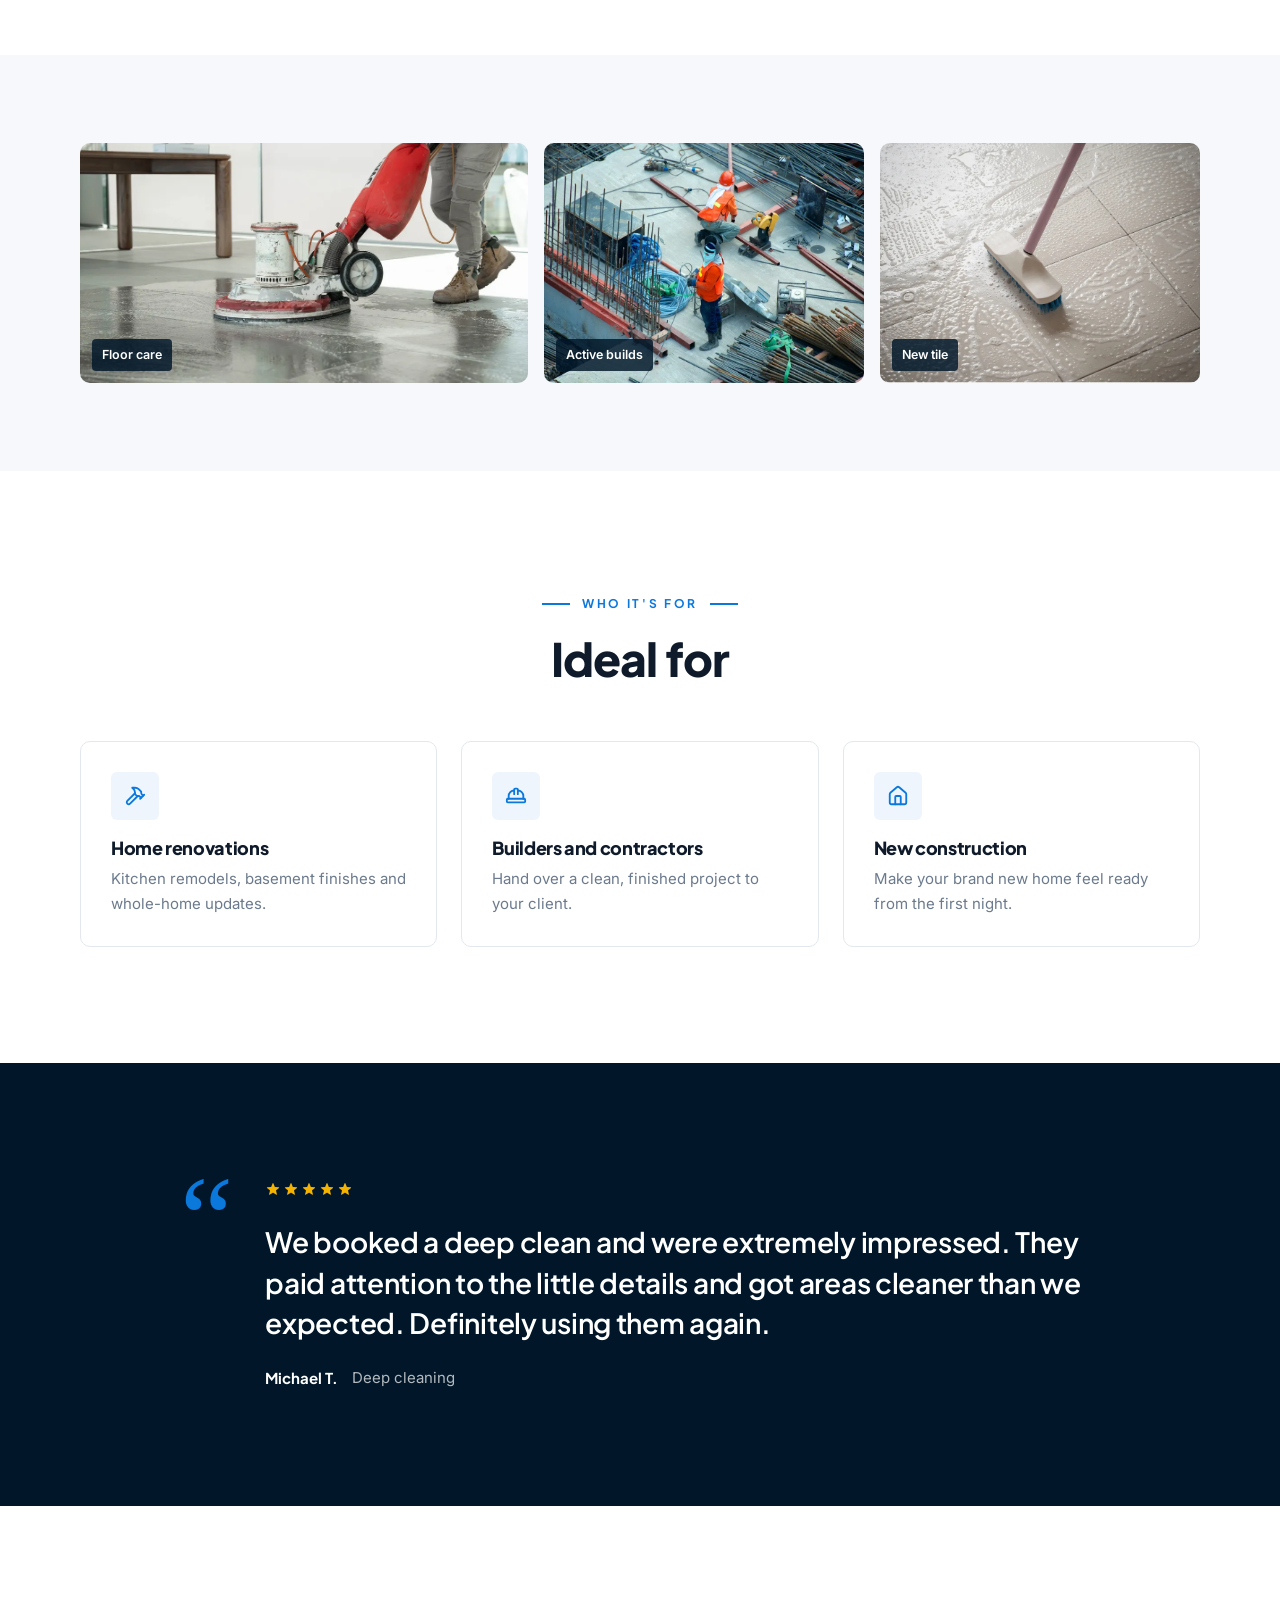
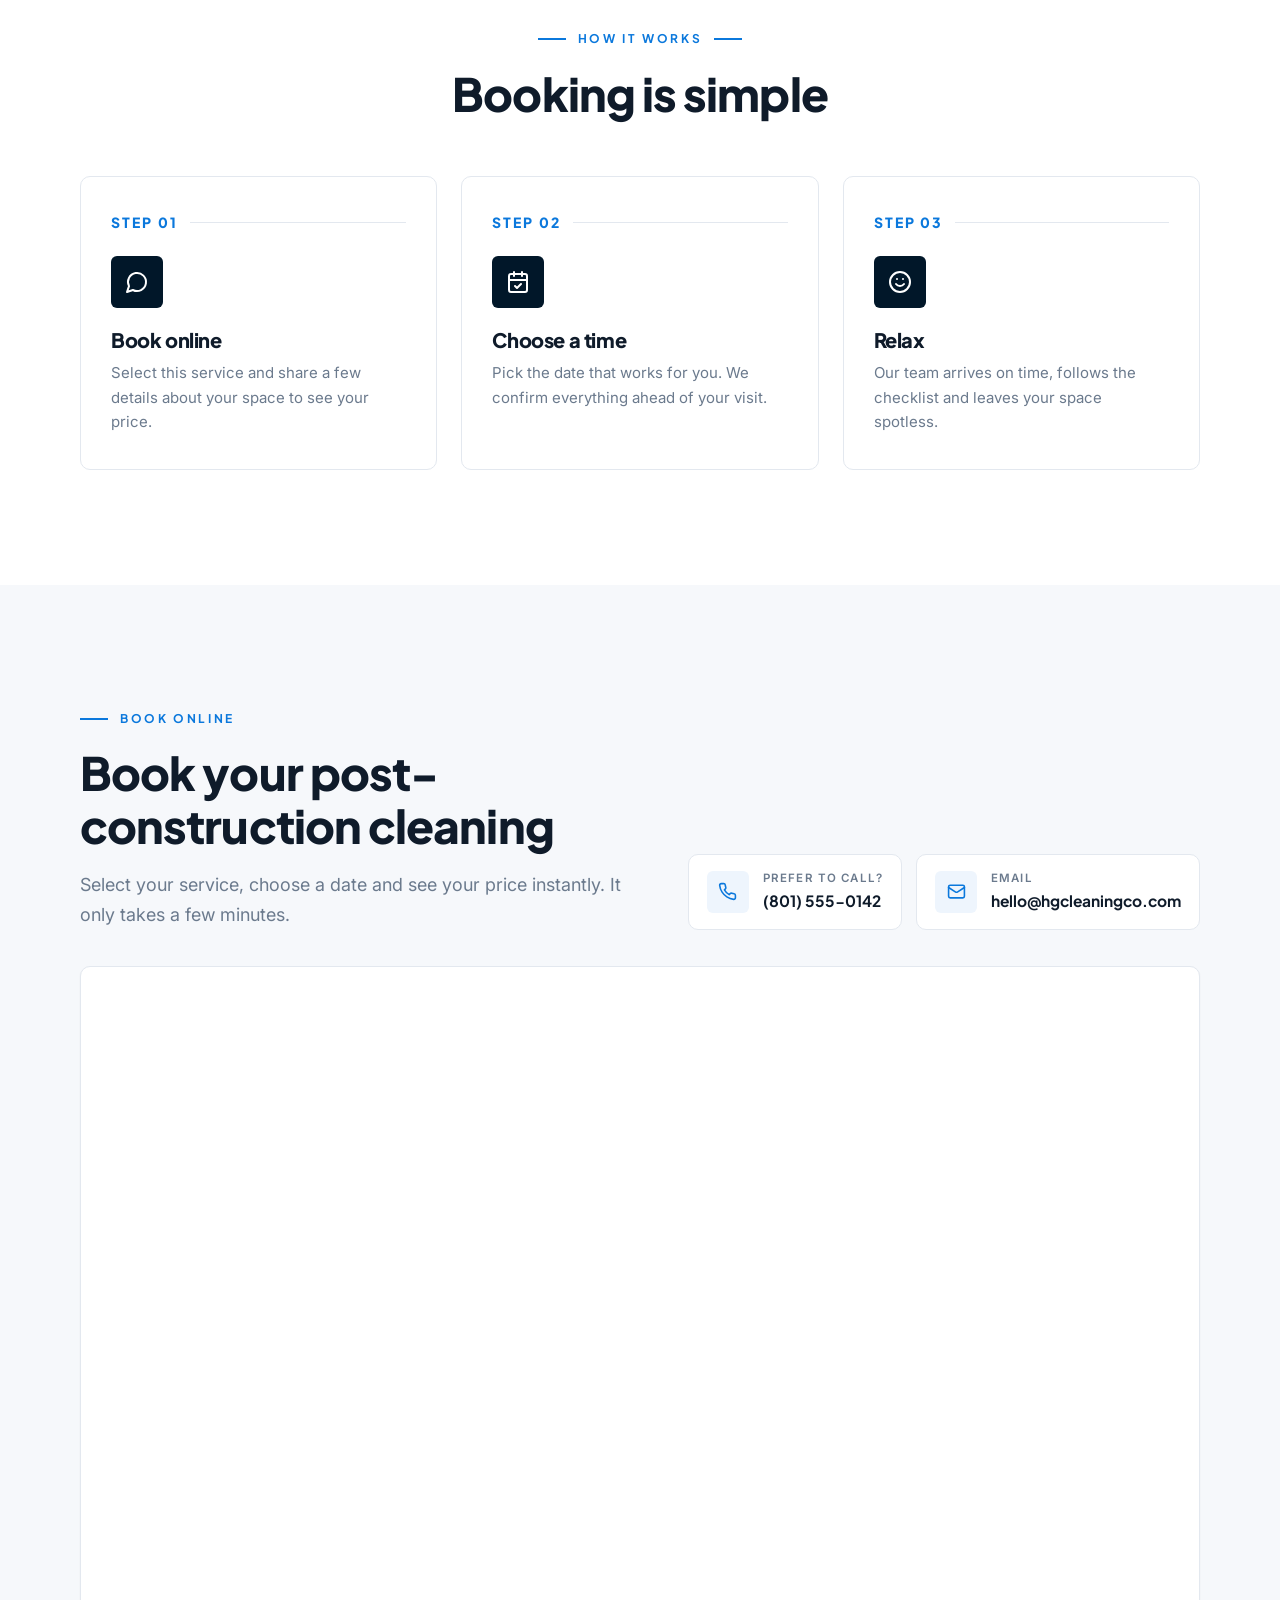
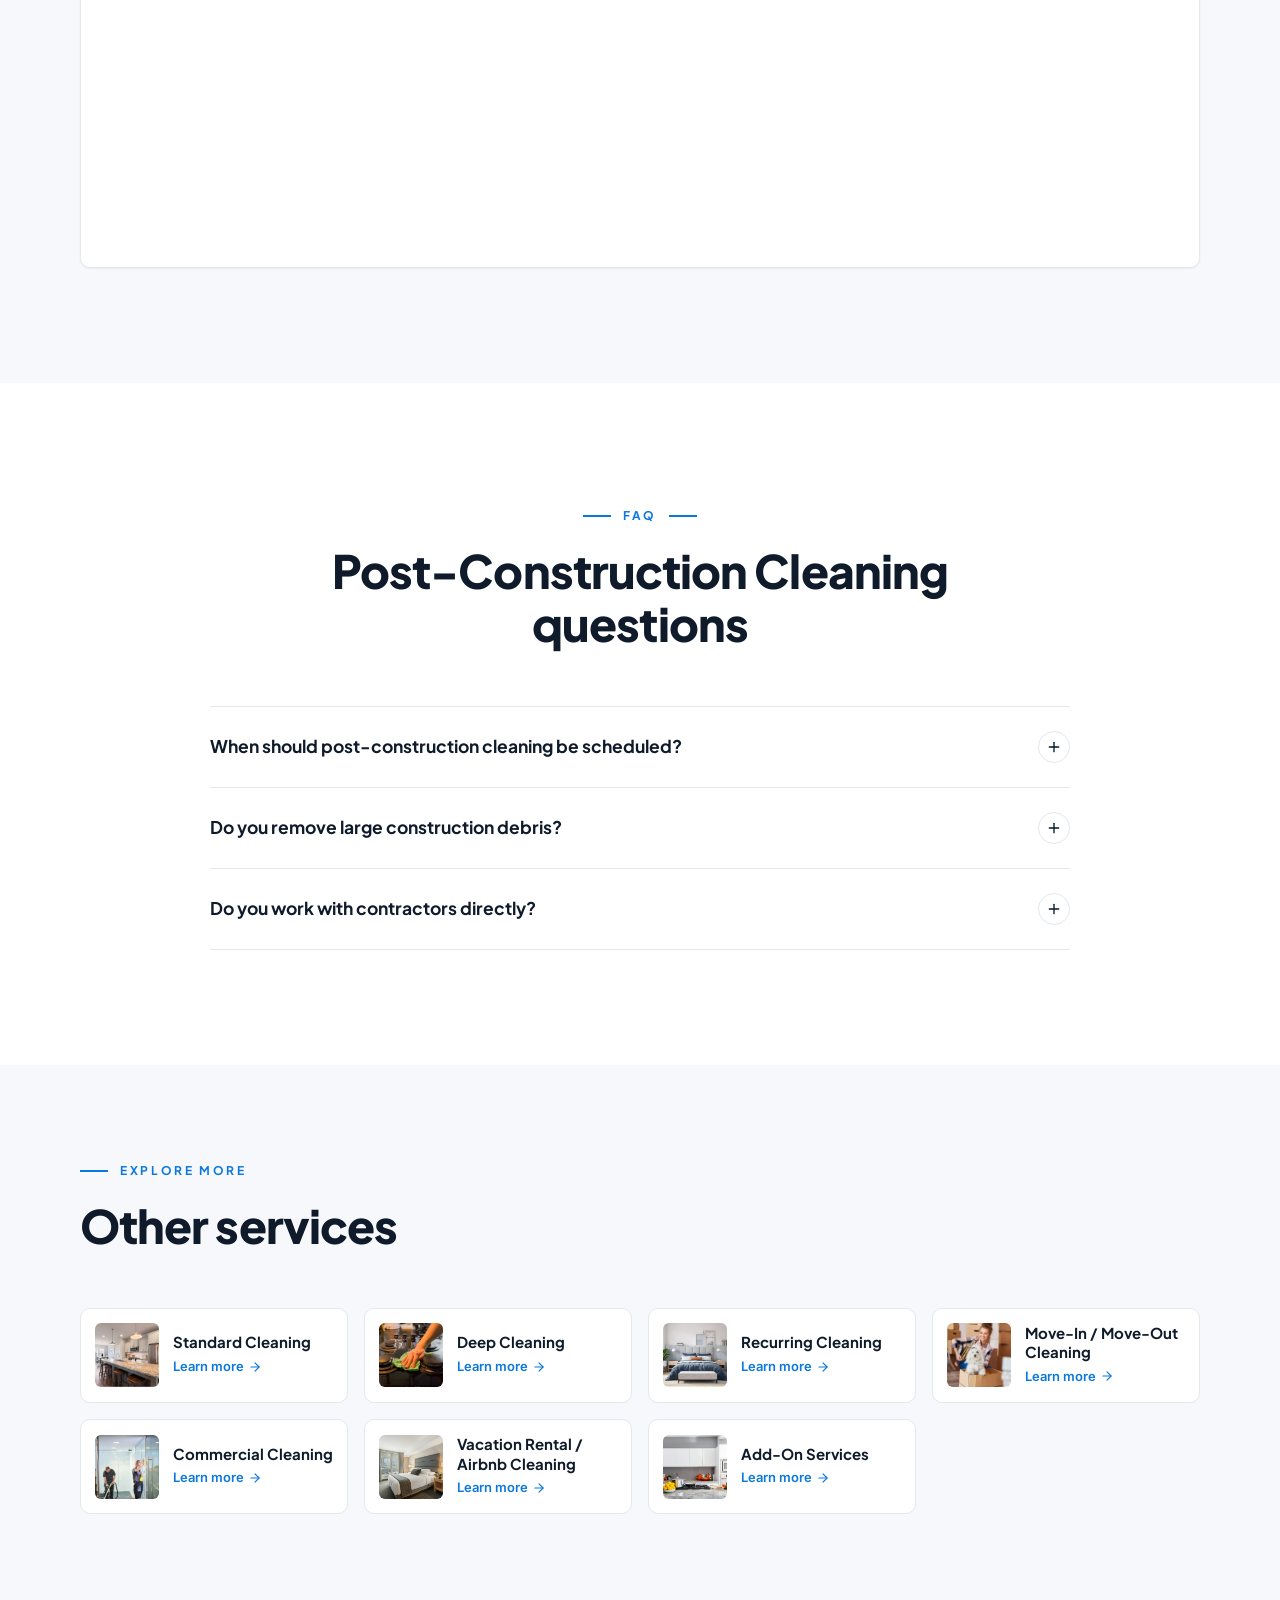
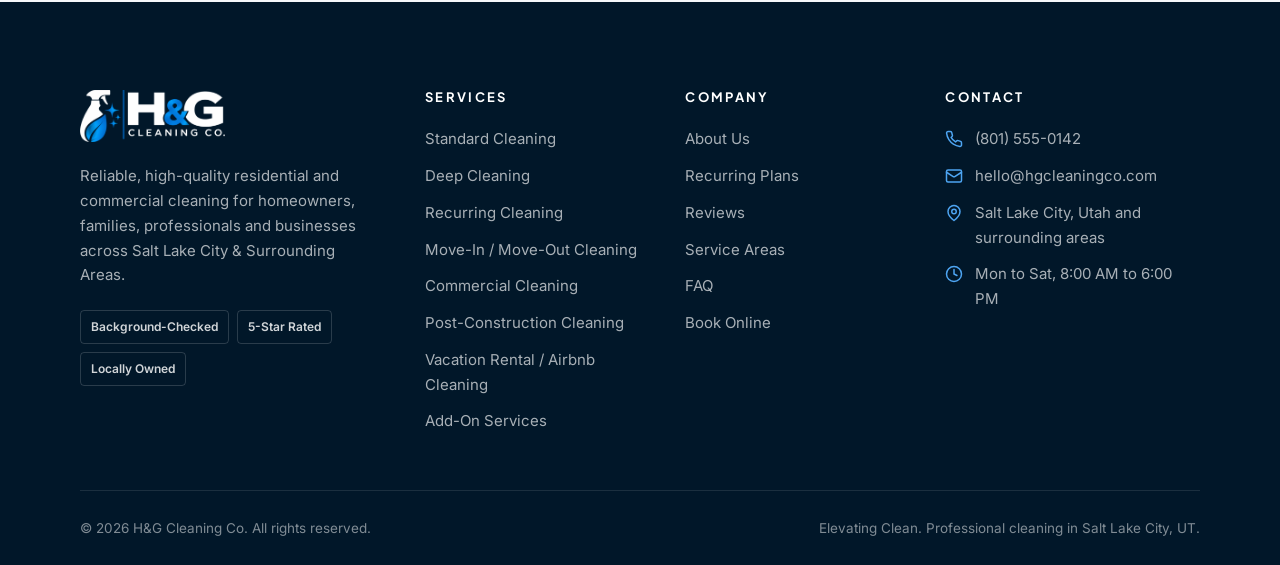
<file: services/post-construction-cleaning/index.html>
<!DOCTYPE html>
<html lang="en-US">
<head>
<meta charset="utf-8">
<meta name="viewport" content="width=device-width, initial-scale=1, viewport-fit=cover">
<title>Post-Construction Cleaning in Salt Lake City, UT | H&amp;G Cleaning Co.</title>
<meta name="description" content="Post-construction and renovation cleaning in Salt Lake City. We remove fine dust, debris and residue so new builds and remodels are move-in ready.">
<meta name="keywords" content="post-construction cleaning Salt Lake City, post-construction cleaning Utah, post-construction cleaning near me, H&amp;G Cleaning Co.">
<link rel="canonical" href="https://hgcleaningco.com/services/post-construction-cleaning/">
<meta name="robots" content="index, follow, max-image-preview:large">
<meta name="author" content="H&amp;G Cleaning Co.">
<meta name="theme-color" content="#011729">
<meta name="format-detection" content="telephone=yes">
<meta name="geo.region" content="US-UT">
<meta name="geo.placename" content="Salt Lake City">
<meta name="geo.position" content="40.7608;-111.891">
<meta name="ICBM" content="40.7608, -111.891">
<meta property="og:type" content="website">
<meta property="og:site_name" content="H&amp;G Cleaning Co.">
<meta property="og:locale" content="en_US">
<meta property="og:title" content="Post-Construction Cleaning in Salt Lake City, UT | H&amp;G Cleaning Co.">
<meta property="og:description" content="Post-construction and renovation cleaning in Salt Lake City. We remove fine dust, debris and residue so new builds and remodels are move-in ready.">
<meta property="og:url" content="https://hgcleaningco.com/services/post-construction-cleaning/">
<meta property="og:image" content="https://hgcleaningco.com/assets/og-image.jpg">
<meta property="og:image:width" content="1200">
<meta property="og:image:height" content="630">
<meta property="og:image:alt" content="H&amp;G Cleaning Co., Elevating Clean">
<meta name="twitter:card" content="summary_large_image">
<meta name="twitter:title" content="Post-Construction Cleaning in Salt Lake City, UT | H&amp;G Cleaning Co.">
<meta name="twitter:description" content="Post-construction and renovation cleaning in Salt Lake City. We remove fine dust, debris and residue so new builds and remodels are move-in ready.">
<meta name="twitter:image" content="https://hgcleaningco.com/assets/og-image.jpg">
<link rel="icon" href="../../favicon.ico" sizes="any">
<link rel="icon" type="image/png" sizes="32x32" href="../../assets/favicon-32.png">
<link rel="icon" type="image/png" sizes="16x16" href="../../assets/favicon-16.png">
<link rel="apple-touch-icon" href="../../assets/apple-touch-icon.png">
<link rel="manifest" href="../../site.webmanifest">
<link rel="preconnect" href="https://fonts.googleapis.com">
<link rel="preconnect" href="https://fonts.gstatic.com" crossorigin>
<link rel="stylesheet" href="https://fonts.googleapis.com/css2?family=Inter:wght@400;500;600&family=Plus+Jakarta+Sans:wght@600;700;800&display=swap">
<link rel="stylesheet" href="../../css/styles.css">
<link rel="preload" as="image" href="../../assets/img/construction-dust-vacuum.webp" fetchpriority="high">
<script type="application/ld+json">{"@context":"https://schema.org","@type":"Service","name":"Post-Construction Cleaning","serviceType":"Post-Construction Cleaning","description":"Post-construction and renovation cleaning in Salt Lake City. We remove fine dust, debris and residue so new builds and remodels are move-in ready.","url":"https://hgcleaningco.com/services/post-construction-cleaning/","image":"https://hgcleaningco.com/assets/img/construction-dust-vacuum.webp","provider":{"@type":"HouseCleaningService","@id":"https://hgcleaningco.com/#business","name":"H&G Cleaning Co.","telephone":"+18015550142","url":"https://hgcleaningco.com/"},"areaServed":[{"@type":"City","name":"Salt Lake City, UT"},{"@type":"City","name":"Sandy, UT"},{"@type":"City","name":"Draper, UT"},{"@type":"City","name":"West Jordan, UT"},{"@type":"City","name":"South Jordan, UT"},{"@type":"City","name":"Murray, UT"},{"@type":"City","name":"Holladay, UT"},{"@type":"City","name":"Millcreek, UT"},{"@type":"City","name":"Cottonwood Heights, UT"},{"@type":"City","name":"Midvale, UT"},{"@type":"City","name":"Taylorsville, UT"},{"@type":"City","name":"West Valley City, UT"},{"@type":"City","name":"Riverton, UT"},{"@type":"City","name":"Herriman, UT"},{"@type":"City","name":"Bountiful, UT"}]}</script>
<script type="application/ld+json">{"@context":"https://schema.org","@type":"BreadcrumbList","itemListElement":[{"@type":"ListItem","position":1,"name":"Home","item":"https://hgcleaningco.com/"},{"@type":"ListItem","position":2,"name":"Services","item":"https://hgcleaningco.com/#services"},{"@type":"ListItem","position":3,"name":"Post-Construction Cleaning","item":"https://hgcleaningco.com/services/post-construction-cleaning/"}]}</script>
<script type="application/ld+json">{"@context":"https://schema.org","@type":"FAQPage","mainEntity":[{"@type":"Question","name":"When should post-construction cleaning be scheduled?","acceptedAnswer":{"@type":"Answer","text":"Once major work, painting and installations are complete. If trades are still finishing small items, we can schedule a rough clean and a final clean."}},{"@type":"Question","name":"Do you remove large construction debris?","acceptedAnswer":{"@type":"Answer","text":"We remove dust, light debris and residue. Large debris such as lumber, drywall scraps and dumpster loads should be cleared by the contractor first."}},{"@type":"Question","name":"Do you work with contractors directly?","acceptedAnswer":{"@type":"Answer","text":"Yes. We are happy to coordinate timing and access with your builder or general contractor."}}]}</script>
</head>
<body>
<a class="skip-link" href="#main">Skip to content</a>
<header class="site-header" id="top">
  <div class="container">
    <a class="brand" href="../../" aria-label="H&amp;G Cleaning Co. home">
      <img src="../../assets/img/logo.png" alt="H&amp;G Cleaning Co. logo" width="640" height="229">
    </a>
    <nav class="nav" aria-label="Main">
      <a class="nav__link" href="../../">Home</a>
      <div class="nav__item">
        <button class="nav__link" type="button" aria-expanded="false" aria-haspopup="true">Services <svg viewBox="0 0 24 24" fill="none" stroke="currentColor" stroke-width="2" stroke-linecap="round" stroke-linejoin="round" aria-hidden="true" focusable="false"><path d="m6 9 6 6 6-6"/></svg></button>
        <div class="dropdown">
<a href="../../services/standard-cleaning/"><span class="dropdown__icon"><svg viewBox="0 0 24 24" fill="none" stroke="currentColor" stroke-width="2" stroke-linecap="round" stroke-linejoin="round" aria-hidden="true" focusable="false"><path d="M15 21v-8a1 1 0 0 0-1-1h-4a1 1 0 0 0-1 1v8"/><path d="M3 10a2 2 0 0 1 .71-1.53l7-6a2 2 0 0 1 2.58 0l7 6A2 2 0 0 1 21 10v9a2 2 0 0 1-2 2H5a2 2 0 0 1-2-2z"/></svg></span><span><strong>Standard Cleaning</strong><span class="desc">Routine upkeep for a fresh, tidy home</span></span></a>
<a href="../../services/deep-cleaning/"><span class="dropdown__icon"><svg viewBox="0 0 24 24" fill="none" stroke="currentColor" stroke-width="2" stroke-linecap="round" stroke-linejoin="round" aria-hidden="true" focusable="false"><path d="M9.94 15.5A2 2 0 0 0 8.5 14.06l-6.13-1.58a.5.5 0 0 1 0-.96L8.5 9.94A2 2 0 0 0 9.94 8.5l1.58-6.13a.5.5 0 0 1 .96 0L14.06 8.5A2 2 0 0 0 15.5 9.94l6.13 1.58a.5.5 0 0 1 0 .96L15.5 14.06a2 2 0 0 0-1.44 1.44l-1.58 6.13a.5.5 0 0 1-.96 0z"/><path d="M20 3v4"/><path d="M22 5h-4"/></svg></span><span><strong>Deep Cleaning</strong><span class="desc">Top-to-bottom detail for buildup</span></span></a>
<a href="../../services/recurring-cleaning/"><span class="dropdown__icon"><svg viewBox="0 0 24 24" fill="none" stroke="currentColor" stroke-width="2" stroke-linecap="round" stroke-linejoin="round" aria-hidden="true" focusable="false"><rect x="3" y="4" width="18" height="18" rx="2"/><path d="M16 2v4"/><path d="M8 2v4"/><path d="M3 10h18"/><path d="m9 16 2 2 4-4"/></svg></span><span><strong>Recurring Cleaning</strong><span class="desc">Weekly, bi-weekly or monthly plans</span></span></a>
<a href="../../services/move-in-move-out-cleaning/"><span class="dropdown__icon"><svg viewBox="0 0 24 24" fill="none" stroke="currentColor" stroke-width="2" stroke-linecap="round" stroke-linejoin="round" aria-hidden="true" focusable="false"><path d="m15.5 7.5 2.3 2.3a1 1 0 0 0 1.4 0l2.1-2.1a1 1 0 0 0 0-1.4L19 4"/><path d="m21 2-9.6 9.6"/><circle cx="7.5" cy="15.5" r="5.5"/></svg></span><span><strong>Move-In / Move-Out Cleaning</strong><span class="desc">Empty-home cleaning for a smooth handover</span></span></a>
<a href="../../services/commercial-cleaning/"><span class="dropdown__icon"><svg viewBox="0 0 24 24" fill="none" stroke="currentColor" stroke-width="2" stroke-linecap="round" stroke-linejoin="round" aria-hidden="true" focusable="false"><rect x="4" y="2" width="16" height="20" rx="2"/><path d="M9 22v-4h6v4"/><path d="M8 6h.01"/><path d="M16 6h.01"/><path d="M12 6h.01"/><path d="M12 10h.01"/><path d="M12 14h.01"/><path d="M16 10h.01"/><path d="M16 14h.01"/><path d="M8 10h.01"/><path d="M8 14h.01"/></svg></span><span><strong>Commercial Cleaning</strong><span class="desc">Offices, retail and commercial spaces</span></span></a>
<a href="../../services/post-construction-cleaning/" aria-current="page"><span class="dropdown__icon"><svg viewBox="0 0 24 24" fill="none" stroke="currentColor" stroke-width="2" stroke-linecap="round" stroke-linejoin="round" aria-hidden="true" focusable="false"><path d="M10 10V5a1 1 0 0 1 1-1h2a1 1 0 0 1 1 1v5"/><path d="M14 6a6 6 0 0 1 6 6v3"/><path d="M4 15v-3a6 6 0 0 1 6-6"/><rect x="2" y="15" width="20" height="4" rx="1"/></svg></span><span><strong>Post-Construction Cleaning</strong><span class="desc">Dust and debris removal after a build</span></span></a>
<a href="../../services/airbnb-vacation-rental-cleaning/"><span class="dropdown__icon"><svg viewBox="0 0 24 24" fill="none" stroke="currentColor" stroke-width="2" stroke-linecap="round" stroke-linejoin="round" aria-hidden="true" focusable="false"><path d="M2 4v16"/><path d="M2 8h18a2 2 0 0 1 2 2v10"/><path d="M2 17h20"/><path d="M6 8v9"/></svg></span><span><strong>Vacation Rental / Airbnb Cleaning</strong><span class="desc">Guest-ready turnovers between stays</span></span></a>
<a href="../../services/add-on-services/"><span class="dropdown__icon"><svg viewBox="0 0 24 24" fill="none" stroke="currentColor" stroke-width="2" stroke-linecap="round" stroke-linejoin="round" aria-hidden="true" focusable="false"><rect x="3" y="3" width="18" height="18" rx="2"/><path d="M8 12h8"/><path d="M12 8v8"/></svg></span><span><strong>Add-On Services</strong><span class="desc">Fridges, ovens, windows, laundry and more</span></span></a>
        </div>
      </div>
      <a class="nav__link" href="../../#about">About</a>
      <a class="nav__link" href="../../#reviews">Reviews</a>
      <a class="nav__link" href="#book">Contact</a>
    </nav>
    <div class="header__actions">
      <a class="btn btn--primary header__cta" href="#book">Book Now</a>
      <button class="menu-toggle" type="button" aria-label="Open menu" aria-expanded="false" aria-controls="mobile-menu"><svg class="ico-open" viewBox="0 0 24 24" fill="none" stroke="currentColor" stroke-width="2" stroke-linecap="round" stroke-linejoin="round" aria-hidden="true" focusable="false"><path d="M4 6h16"/><path d="M4 12h16"/><path d="M4 18h16"/></svg><svg class="ico-close" viewBox="0 0 24 24" fill="none" stroke="currentColor" stroke-width="2" stroke-linecap="round" stroke-linejoin="round" aria-hidden="true" focusable="false"><path d="M18 6 6 18"/><path d="m6 6 12 12"/></svg></button>
    </div>
  </div>
</header>
<nav class="mobile-menu" id="mobile-menu" aria-label="Mobile">
  <a href="../../">Home</a>
  <details open>
    <summary>Services <svg viewBox="0 0 24 24" fill="none" stroke="currentColor" stroke-width="2" stroke-linecap="round" stroke-linejoin="round" aria-hidden="true" focusable="false"><path d="m6 9 6 6 6-6"/></svg></summary>
    <ul>
<li><a href="../../services/standard-cleaning/">Standard Cleaning</a></li>
<li><a href="../../services/deep-cleaning/">Deep Cleaning</a></li>
<li><a href="../../services/recurring-cleaning/">Recurring Cleaning</a></li>
<li><a href="../../services/move-in-move-out-cleaning/">Move-In / Move-Out Cleaning</a></li>
<li><a href="../../services/commercial-cleaning/">Commercial Cleaning</a></li>
<li><a href="../../services/post-construction-cleaning/" aria-current="page">Post-Construction Cleaning</a></li>
<li><a href="../../services/airbnb-vacation-rental-cleaning/">Vacation Rental / Airbnb Cleaning</a></li>
<li><a href="../../services/add-on-services/">Add-On Services</a></li>
    </ul>
  </details>
  <a href="../../#about">About</a>
  <a href="../../#reviews">Reviews</a>
  <a href="../../#areas">Service Areas</a>
  <a href="#book">Book and Contact</a>
  <div class="mobile-menu__cta">
    <a class="btn btn--primary btn--block" href="#book">Book Now</a>
    <a class="btn btn--outline btn--block" href="tel:+18015550142"><svg viewBox="0 0 24 24" fill="none" stroke="currentColor" stroke-width="2" stroke-linecap="round" stroke-linejoin="round" aria-hidden="true" focusable="false"><path d="M22 16.92v3a2 2 0 0 1-2.18 2 19.79 19.79 0 0 1-8.63-3.07 19.5 19.5 0 0 1-6-6 19.79 19.79 0 0 1-3.07-8.67A2 2 0 0 1 4.11 2h3a2 2 0 0 1 2 1.72c.13.96.36 1.9.7 2.81a2 2 0 0 1-.45 2.11L8.09 9.91a16 16 0 0 0 6 6l1.27-1.27a2 2 0 0 1 2.11-.45c.91.34 1.85.57 2.81.7A2 2 0 0 1 22 16.92z"/></svg>Call (801) 555-0142</a>
  </div>
</nav>
<main id="main">

<section class="page-hero">
  <div class="container">
    <div>
      <nav class="breadcrumb" aria-label="Breadcrumb"><a href="../../">Home</a><svg viewBox="0 0 24 24" fill="none" stroke="currentColor" stroke-width="2" stroke-linecap="round" stroke-linejoin="round" aria-hidden="true" focusable="false"><path d="m9 18 6-6-6-6"/></svg><a href="../../#services">Services</a><svg viewBox="0 0 24 24" fill="none" stroke="currentColor" stroke-width="2" stroke-linecap="round" stroke-linejoin="round" aria-hidden="true" focusable="false"><path d="m9 18 6-6-6-6"/></svg><span aria-current="page">Post-Construction Cleaning</span></nav>
      <span class="eyebrow">Salt Lake City Cleaning Services</span>
      <h1>Post-Construction Cleaning</h1>
      <p class="lead">Detailed removal of construction dust, debris and residue. We turn newly built and renovated spaces into clean, finished rooms that are ready to use and enjoy.</p>
      <div class="page-hero__actions">
        <a class="btn btn--primary" href="#book">Book Now <svg viewBox="0 0 24 24" fill="none" stroke="currentColor" stroke-width="2" stroke-linecap="round" stroke-linejoin="round" aria-hidden="true" focusable="false"><path d="M5 12h14"/><path d="m12 5 7 7-7 7"/></svg></a>
        <a class="btn btn--outline" href="tel:+18015550142"><svg viewBox="0 0 24 24" fill="none" stroke="currentColor" stroke-width="2" stroke-linecap="round" stroke-linejoin="round" aria-hidden="true" focusable="false"><path d="M22 16.92v3a2 2 0 0 1-2.18 2 19.79 19.79 0 0 1-8.63-3.07 19.5 19.5 0 0 1-6-6 19.79 19.79 0 0 1-3.07-8.67A2 2 0 0 1 4.11 2h3a2 2 0 0 1 2 1.72c.13.96.36 1.9.7 2.81a2 2 0 0 1-.45 2.11L8.09 9.91a16 16 0 0 0 6 6l1.27-1.27a2 2 0 0 1 2.11-.45c.91.34 1.85.57 2.81.7A2 2 0 0 1 22 16.92z"/></svg>(801) 555-0142</a>
      </div>
      <ul class="page-hero__facts"><li><svg viewBox="0 0 24 24" fill="none" stroke="currentColor" stroke-width="2" stroke-linecap="round" stroke-linejoin="round" aria-hidden="true" focusable="false"><path d="M22 11.08V12a10 10 0 1 1-5.93-9.14"/><path d="m9 11 3 3L22 4"/></svg>Fine dust removal</li><li><svg viewBox="0 0 24 24" fill="none" stroke="currentColor" stroke-width="2" stroke-linecap="round" stroke-linejoin="round" aria-hidden="true" focusable="false"><path d="M22 11.08V12a10 10 0 1 1-5.93-9.14"/><path d="m9 11 3 3L22 4"/></svg>Residue and stickers removed</li><li><svg viewBox="0 0 24 24" fill="none" stroke="currentColor" stroke-width="2" stroke-linecap="round" stroke-linejoin="round" aria-hidden="true" focusable="false"><path d="M22 11.08V12a10 10 0 1 1-5.93-9.14"/><path d="m9 11 3 3L22 4"/></svg>Builder and homeowner friendly</li></ul>
    </div>
    <div class="page-hero__media">
      <img src="../../assets/img/construction-dust-vacuum.webp" alt="Worker vacuuming construction dust from a newly renovated floor" width="1400" height="933" fetchpriority="high">
      <div class="page-hero__chip"><span class="ico"><svg viewBox="0 0 24 24" fill="none" stroke="currentColor" stroke-width="2" stroke-linecap="round" stroke-linejoin="round" aria-hidden="true" focusable="false"><path d="M10 10V5a1 1 0 0 1 1-1h2a1 1 0 0 1 1 1v5"/><path d="M14 6a6 6 0 0 1 6 6v3"/><path d="M4 15v-3a6 6 0 0 1 6-6"/><rect x="2" y="15" width="20" height="4" rx="1"/></svg></span><span><strong>Move-in ready</strong><span>From job site to finished</span></span></div>
    </div>
  </div>
</section>

<section class="section">
  <div class="container detail">
    <div>
      <span class="eyebrow">Overview</span>
      <h2>What to expect from your post-construction cleaning</h2>
      <p>Renovations and new builds leave behind a layer of fine dust that settles on every surface, inside cabinets and in vents. Standard cleaning simply is not built for it. Our post-construction service is.</p>
<p>We work top to bottom, removing dust, debris, paint specks and adhesive residue so the finished space looks the way it was meant to. We coordinate with homeowners, contractors and builders to fit your timeline.</p>
      <ul class="check-list">
        <li><span class="check-list__icon"><svg viewBox="0 0 24 24" fill="none" stroke="currentColor" stroke-width="2" stroke-linecap="round" stroke-linejoin="round" aria-hidden="true" focusable="false"><path d="M20 6 9 17l-5-5"/></svg></span><div><strong>Background-checked team</strong><span class="d">Trusted professionals in your space.</span></div></li>
        <li><span class="check-list__icon"><svg viewBox="0 0 24 24" fill="none" stroke="currentColor" stroke-width="2" stroke-linecap="round" stroke-linejoin="round" aria-hidden="true" focusable="false"><path d="M20 6 9 17l-5-5"/></svg></span><div><strong>Professional supplies included</strong><span class="d">We arrive with everything needed to do the job right.</span></div></li>
        <li><span class="check-list__icon"><svg viewBox="0 0 24 24" fill="none" stroke="currentColor" stroke-width="2" stroke-linecap="round" stroke-linejoin="round" aria-hidden="true" focusable="false"><path d="M20 6 9 17l-5-5"/></svg></span><div><strong>Clear, upfront pricing</strong><span class="d">Know exactly what you are paying before we start.</span></div></li>
      </ul>
      <a class="btn btn--navy" href="#book">Book Now <svg viewBox="0 0 24 24" fill="none" stroke="currentColor" stroke-width="2" stroke-linecap="round" stroke-linejoin="round" aria-hidden="true" focusable="false"><path d="M5 12h14"/><path d="m12 5 7 7-7 7"/></svg></a>
    </div>
    <div class="included">
      <h3>What's included</h3>
      <p>A clear checklist so you always know what is covered.</p>
      <div class="included__group"><h4>Dust and Debris</h4><ul><li><svg viewBox="0 0 24 24" fill="none" stroke="currentColor" stroke-width="2" stroke-linecap="round" stroke-linejoin="round" aria-hidden="true" focusable="false"><path d="M20 6 9 17l-5-5"/></svg>Fine construction dust removed from all surfaces</li><li><svg viewBox="0 0 24 24" fill="none" stroke="currentColor" stroke-width="2" stroke-linecap="round" stroke-linejoin="round" aria-hidden="true" focusable="false"><path d="M20 6 9 17l-5-5"/></svg>Vents, fans and light fixtures dusted</li><li><svg viewBox="0 0 24 24" fill="none" stroke="currentColor" stroke-width="2" stroke-linecap="round" stroke-linejoin="round" aria-hidden="true" focusable="false"><path d="M20 6 9 17l-5-5"/></svg>Loose debris cleared and floors vacuumed</li><li><svg viewBox="0 0 24 24" fill="none" stroke="currentColor" stroke-width="2" stroke-linecap="round" stroke-linejoin="round" aria-hidden="true" focusable="false"><path d="M20 6 9 17l-5-5"/></svg>Window sills, ledges and trim detailed</li></ul></div>
<div class="included__group"><h4>Finishing Details</h4><ul><li><svg viewBox="0 0 24 24" fill="none" stroke="currentColor" stroke-width="2" stroke-linecap="round" stroke-linejoin="round" aria-hidden="true" focusable="false"><path d="M20 6 9 17l-5-5"/></svg>Stickers, labels and adhesive residue removed</li><li><svg viewBox="0 0 24 24" fill="none" stroke="currentColor" stroke-width="2" stroke-linecap="round" stroke-linejoin="round" aria-hidden="true" focusable="false"><path d="M20 6 9 17l-5-5"/></svg>Light paint and grout haze cleaned where safe</li><li><svg viewBox="0 0 24 24" fill="none" stroke="currentColor" stroke-width="2" stroke-linecap="round" stroke-linejoin="round" aria-hidden="true" focusable="false"><path d="M20 6 9 17l-5-5"/></svg>Cabinets and drawers wiped inside and out</li><li><svg viewBox="0 0 24 24" fill="none" stroke="currentColor" stroke-width="2" stroke-linecap="round" stroke-linejoin="round" aria-hidden="true" focusable="false"><path d="M20 6 9 17l-5-5"/></svg>Fixtures, hardware and glass polished</li></ul></div>
<div class="included__group"><h4>Final Clean</h4><ul><li><svg viewBox="0 0 24 24" fill="none" stroke="currentColor" stroke-width="2" stroke-linecap="round" stroke-linejoin="round" aria-hidden="true" focusable="false"><path d="M20 6 9 17l-5-5"/></svg>Kitchens and bathrooms fully cleaned</li><li><svg viewBox="0 0 24 24" fill="none" stroke="currentColor" stroke-width="2" stroke-linecap="round" stroke-linejoin="round" aria-hidden="true" focusable="false"><path d="M20 6 9 17l-5-5"/></svg>Hard floors washed and detailed</li><li><svg viewBox="0 0 24 24" fill="none" stroke="currentColor" stroke-width="2" stroke-linecap="round" stroke-linejoin="round" aria-hidden="true" focusable="false"><path d="M20 6 9 17l-5-5"/></svg>Carpets vacuumed thoroughly</li><li><svg viewBox="0 0 24 24" fill="none" stroke="currentColor" stroke-width="2" stroke-linecap="round" stroke-linejoin="round" aria-hidden="true" focusable="false"><path d="M20 6 9 17l-5-5"/></svg>Final walkthrough for a move-in ready finish</li></ul></div>
    </div>
  </div>
</section>

<section class="section section--soft" style="padding-top:clamp(56px,7vw,88px);padding-bottom:clamp(56px,7vw,88px)">
  <div class="container">
    <div class="gallery">
<figure><img src="../../assets/img/construction-floor-machine.webp" alt="Floor cleaning machine polishing a new tile floor" width="1000" height="667" loading="lazy"><figcaption>Floor care</figcaption></figure>
<figure><img src="../../assets/img/construction-site-renovation.webp" alt="Construction crew working on a building site" width="1000" height="667" loading="lazy"><figcaption>Active builds</figcaption></figure>
<figure><img src="../../assets/img/deep-grout-scrubbing.webp" alt="Tile being scrubbed clean after installation" width="1000" height="667" loading="lazy"><figcaption>New tile</figcaption></figure>
    </div>
  </div>
</section>

<section class="section">
  <div class="container">
    <div class="section-head section-head--center">
      <span class="eyebrow">Who It's For</span>
      <h2>Ideal for</h2>
    </div>
    <div class="ideal">
<div class="ideal__card"><span class="ico"><svg viewBox="0 0 24 24" fill="none" stroke="currentColor" stroke-width="2" stroke-linecap="round" stroke-linejoin="round" aria-hidden="true" focusable="false"><path d="m15 12-8.37 8.37a2.12 2.12 0 1 1-3-3L12 9"/><path d="M17.64 15 22 10.64"/><path d="m20.91 11.7-1.25-1.25c-.6-.6-.93-1.4-.93-2.25v-.86L16.01 4.6a5.56 5.56 0 0 0-3.94-1.64H9l.92.82A6.18 6.18 0 0 1 12 8.4v1.56l2 2h2.47l2.26 1.91"/></svg></span><h3>Home renovations</h3><p>Kitchen remodels, basement finishes and whole-home updates.</p></div>
<div class="ideal__card"><span class="ico"><svg viewBox="0 0 24 24" fill="none" stroke="currentColor" stroke-width="2" stroke-linecap="round" stroke-linejoin="round" aria-hidden="true" focusable="false"><path d="M10 10V5a1 1 0 0 1 1-1h2a1 1 0 0 1 1 1v5"/><path d="M14 6a6 6 0 0 1 6 6v3"/><path d="M4 15v-3a6 6 0 0 1 6-6"/><rect x="2" y="15" width="20" height="4" rx="1"/></svg></span><h3>Builders and contractors</h3><p>Hand over a clean, finished project to your client.</p></div>
<div class="ideal__card"><span class="ico"><svg viewBox="0 0 24 24" fill="none" stroke="currentColor" stroke-width="2" stroke-linecap="round" stroke-linejoin="round" aria-hidden="true" focusable="false"><path d="M15 21v-8a1 1 0 0 0-1-1h-4a1 1 0 0 0-1 1v8"/><path d="M3 10a2 2 0 0 1 .71-1.53l7-6a2 2 0 0 1 2.58 0l7 6A2 2 0 0 1 21 10v9a2 2 0 0 1-2 2H5a2 2 0 0 1-2-2z"/></svg></span><h3>New construction</h3><p>Make your brand new home feel ready from the first night.</p></div>
    </div>
  </div>
</section>

<section class="section section--navy">
  <div class="container">
    <div class="feature-quote">
      <div class="feature-quote__mark" aria-hidden="true">&ldquo;</div>
      <div>
        <span class="stars" aria-label="5 out of 5 stars"><svg viewBox="0 0 24 24" fill="currentColor" stroke="none" aria-hidden="true" focusable="false"><path d="M11.48 3.5a.56.56 0 0 1 1.04 0l2.13 5.11a.56.56 0 0 0 .48.35l5.52.44c.5.04.7.66.32.99l-4.2 3.6a.56.56 0 0 0-.18.56l1.28 5.39a.56.56 0 0 1-.84.61l-4.72-2.89a.56.56 0 0 0-.59 0l-4.73 2.89a.56.56 0 0 1-.84-.61l1.28-5.39a.56.56 0 0 0-.18-.56l-4.2-3.6a.56.56 0 0 1 .32-.99l5.52-.44a.56.56 0 0 0 .47-.35z"/></svg><svg viewBox="0 0 24 24" fill="currentColor" stroke="none" aria-hidden="true" focusable="false"><path d="M11.48 3.5a.56.56 0 0 1 1.04 0l2.13 5.11a.56.56 0 0 0 .48.35l5.52.44c.5.04.7.66.32.99l-4.2 3.6a.56.56 0 0 0-.18.56l1.28 5.39a.56.56 0 0 1-.84.61l-4.72-2.89a.56.56 0 0 0-.59 0l-4.73 2.89a.56.56 0 0 1-.84-.61l1.28-5.39a.56.56 0 0 0-.18-.56l-4.2-3.6a.56.56 0 0 1 .32-.99l5.52-.44a.56.56 0 0 0 .47-.35z"/></svg><svg viewBox="0 0 24 24" fill="currentColor" stroke="none" aria-hidden="true" focusable="false"><path d="M11.48 3.5a.56.56 0 0 1 1.04 0l2.13 5.11a.56.56 0 0 0 .48.35l5.52.44c.5.04.7.66.32.99l-4.2 3.6a.56.56 0 0 0-.18.56l1.28 5.39a.56.56 0 0 1-.84.61l-4.72-2.89a.56.56 0 0 0-.59 0l-4.73 2.89a.56.56 0 0 1-.84-.61l1.28-5.39a.56.56 0 0 0-.18-.56l-4.2-3.6a.56.56 0 0 1 .32-.99l5.52-.44a.56.56 0 0 0 .47-.35z"/></svg><svg viewBox="0 0 24 24" fill="currentColor" stroke="none" aria-hidden="true" focusable="false"><path d="M11.48 3.5a.56.56 0 0 1 1.04 0l2.13 5.11a.56.56 0 0 0 .48.35l5.52.44c.5.04.7.66.32.99l-4.2 3.6a.56.56 0 0 0-.18.56l1.28 5.39a.56.56 0 0 1-.84.61l-4.72-2.89a.56.56 0 0 0-.59 0l-4.73 2.89a.56.56 0 0 1-.84-.61l1.28-5.39a.56.56 0 0 0-.18-.56l-4.2-3.6a.56.56 0 0 1 .32-.99l5.52-.44a.56.56 0 0 0 .47-.35z"/></svg><svg viewBox="0 0 24 24" fill="currentColor" stroke="none" aria-hidden="true" focusable="false"><path d="M11.48 3.5a.56.56 0 0 1 1.04 0l2.13 5.11a.56.56 0 0 0 .48.35l5.52.44c.5.04.7.66.32.99l-4.2 3.6a.56.56 0 0 0-.18.56l1.28 5.39a.56.56 0 0 1-.84.61l-4.72-2.89a.56.56 0 0 0-.59 0l-4.73 2.89a.56.56 0 0 1-.84-.61l1.28-5.39a.56.56 0 0 0-.18-.56l-4.2-3.6a.56.56 0 0 1 .32-.99l5.52-.44a.56.56 0 0 0 .47-.35z"/></svg></span>
        <blockquote style="margin-top:18px">We booked a deep clean and were extremely impressed. They paid attention to the little details and got areas cleaner than we expected. Definitely using them again.</blockquote>
        <cite><strong>Michael T.</strong> Deep cleaning</cite>
      </div>
    </div>
  </div>
</section>

<section class="section">
  <div class="container">
    <div class="section-head section-head--center">
      <span class="eyebrow">How It Works</span>
      <h2>Booking is simple</h2>
    </div>
    <div class="steps">
      <div class="step"><div class="step__num">STEP 01</div><div class="step__icon"><svg viewBox="0 0 24 24" fill="none" stroke="currentColor" stroke-width="2" stroke-linecap="round" stroke-linejoin="round" aria-hidden="true" focusable="false"><path d="M7.9 20A9 9 0 1 0 4 16.1L2 22Z"/></svg></div><h3>Book online</h3><p>Select this service and share a few details about your space to see your price.</p></div>
      <div class="step"><div class="step__num">STEP 02</div><div class="step__icon"><svg viewBox="0 0 24 24" fill="none" stroke="currentColor" stroke-width="2" stroke-linecap="round" stroke-linejoin="round" aria-hidden="true" focusable="false"><rect x="3" y="4" width="18" height="18" rx="2"/><path d="M16 2v4"/><path d="M8 2v4"/><path d="M3 10h18"/><path d="m9 16 2 2 4-4"/></svg></div><h3>Choose a time</h3><p>Pick the date that works for you. We confirm everything ahead of your visit.</p></div>
      <div class="step"><div class="step__num">STEP 03</div><div class="step__icon"><svg viewBox="0 0 24 24" fill="none" stroke="currentColor" stroke-width="2" stroke-linecap="round" stroke-linejoin="round" aria-hidden="true" focusable="false"><circle cx="12" cy="12" r="10"/><path d="M8 14s1.5 2 4 2 4-2 4-2"/><path d="M9 9h.01"/><path d="M15 9h.01"/></svg></div><h3>Relax</h3><p>Our team arrives on time, follows the checklist and leaves your space spotless.</p></div>
    </div>
  </div>
</section>

<section class="section section--soft booking" id="book">
  <div class="container">
    <div class="booking__head">
      <div class="section-head">
        <span class="eyebrow">Book Online</span>
        <h2>Book your post-construction cleaning</h2>
        <p>Select your service, choose a date and see your price instantly. It only takes a few minutes.</p>
      </div>
      <div class="booking__contact">
        <a href="tel:+18015550142"><span class="ico"><svg viewBox="0 0 24 24" fill="none" stroke="currentColor" stroke-width="2" stroke-linecap="round" stroke-linejoin="round" aria-hidden="true" focusable="false"><path d="M22 16.92v3a2 2 0 0 1-2.18 2 19.79 19.79 0 0 1-8.63-3.07 19.5 19.5 0 0 1-6-6 19.79 19.79 0 0 1-3.07-8.67A2 2 0 0 1 4.11 2h3a2 2 0 0 1 2 1.72c.13.96.36 1.9.7 2.81a2 2 0 0 1-.45 2.11L8.09 9.91a16 16 0 0 0 6 6l1.27-1.27a2 2 0 0 1 2.11-.45c.91.34 1.85.57 2.81.7A2 2 0 0 1 22 16.92z"/></svg></span><span><small>Prefer to call?</small><strong>(801) 555-0142</strong></span></a>
        <a href="mailto:hello@hgcleaningco.com"><span class="ico"><svg viewBox="0 0 24 24" fill="none" stroke="currentColor" stroke-width="2" stroke-linecap="round" stroke-linejoin="round" aria-hidden="true" focusable="false"><rect x="2" y="4" width="20" height="16" rx="2"/><path d="m22 7-8.97 5.7a1.94 1.94 0 0 1-2.06 0L2 7"/></svg></span><span><small>Email</small><strong>hello@hgcleaningco.com</strong></span></a>
      </div>
    </div>
    <div class="booking__frame">
      <iframe src="https://hgcleaningco.bookingkoala.com/booknow?embed=true" title="Book a cleaning with H&amp;G Cleaning Co." width="100%" scrolling="yes" loading="lazy" allow="payment"></iframe>
    </div>
  </div>
</section>

<section class="section" id="faq">
  <div class="container">
    <div class="section-head section-head--center">
      <span class="eyebrow">FAQ</span>
      <h2>Post-Construction Cleaning questions</h2>
    </div>
    <div class="faq">
<details><summary>When should post-construction cleaning be scheduled?<span class="pm"><svg viewBox="0 0 24 24" fill="none" stroke="currentColor" stroke-width="2" stroke-linecap="round" stroke-linejoin="round" aria-hidden="true" focusable="false"><path d="M12 5v14"/><path d="M5 12h14"/></svg></span></summary><div><p>Once major work, painting and installations are complete. If trades are still finishing small items, we can schedule a rough clean and a final clean.</p></div></details>
<details><summary>Do you remove large construction debris?<span class="pm"><svg viewBox="0 0 24 24" fill="none" stroke="currentColor" stroke-width="2" stroke-linecap="round" stroke-linejoin="round" aria-hidden="true" focusable="false"><path d="M12 5v14"/><path d="M5 12h14"/></svg></span></summary><div><p>We remove dust, light debris and residue. Large debris such as lumber, drywall scraps and dumpster loads should be cleared by the contractor first.</p></div></details>
<details><summary>Do you work with contractors directly?<span class="pm"><svg viewBox="0 0 24 24" fill="none" stroke="currentColor" stroke-width="2" stroke-linecap="round" stroke-linejoin="round" aria-hidden="true" focusable="false"><path d="M12 5v14"/><path d="M5 12h14"/></svg></span></summary><div><p>Yes. We are happy to coordinate timing and access with your builder or general contractor.</p></div></details>
    </div>
  </div>
</section>

<section class="section section--soft" style="padding-top:clamp(56px,7vw,88px);padding-bottom:clamp(56px,7vw,88px)">
  <div class="container">
    <div class="section-head">
      <span class="eyebrow">Explore More</span>
      <h2>Other services</h2>
    </div>
    <div class="other-services">
<a class="mini-card" href="../standard-cleaning/"><img src="../../assets/img/standard-kitchen-island.webp" alt="" width="64" height="64" loading="lazy"><span><strong>Standard Cleaning</strong><span>Learn more <svg viewBox="0 0 24 24" fill="none" stroke="currentColor" stroke-width="2" stroke-linecap="round" stroke-linejoin="round" aria-hidden="true" focusable="false"><path d="M5 12h14"/><path d="m12 5 7 7-7 7"/></svg></span></span></a>
<a class="mini-card" href="../deep-cleaning/"><img src="../../assets/img/deep-stovetop-detail.webp" alt="" width="64" height="64" loading="lazy"><span><strong>Deep Cleaning</strong><span>Learn more <svg viewBox="0 0 24 24" fill="none" stroke="currentColor" stroke-width="2" stroke-linecap="round" stroke-linejoin="round" aria-hidden="true" focusable="false"><path d="M5 12h14"/><path d="m12 5 7 7-7 7"/></svg></span></span></a>
<a class="mini-card" href="../recurring-cleaning/"><img src="../../assets/img/recurring-made-bedroom.webp" alt="" width="64" height="64" loading="lazy"><span><strong>Recurring Cleaning</strong><span>Learn more <svg viewBox="0 0 24 24" fill="none" stroke="currentColor" stroke-width="2" stroke-linecap="round" stroke-linejoin="round" aria-hidden="true" focusable="false"><path d="M5 12h14"/><path d="m12 5 7 7-7 7"/></svg></span></span></a>
<a class="mini-card" href="../move-in-move-out-cleaning/"><img src="../../assets/img/move-moving-day-boxes.webp" alt="" width="64" height="64" loading="lazy"><span><strong>Move-In / Move-Out Cleaning</strong><span>Learn more <svg viewBox="0 0 24 24" fill="none" stroke="currentColor" stroke-width="2" stroke-linecap="round" stroke-linejoin="round" aria-hidden="true" focusable="false"><path d="M5 12h14"/><path d="m12 5 7 7-7 7"/></svg></span></span></a>
<a class="mini-card" href="../commercial-cleaning/"><img src="../../assets/img/commercial-office-glass.webp" alt="" width="64" height="64" loading="lazy"><span><strong>Commercial Cleaning</strong><span>Learn more <svg viewBox="0 0 24 24" fill="none" stroke="currentColor" stroke-width="2" stroke-linecap="round" stroke-linejoin="round" aria-hidden="true" focusable="false"><path d="M5 12h14"/><path d="m12 5 7 7-7 7"/></svg></span></span></a>
<a class="mini-card" href="../airbnb-vacation-rental-cleaning/"><img src="../../assets/img/rental-guest-bedroom.webp" alt="" width="64" height="64" loading="lazy"><span><strong>Vacation Rental / Airbnb Cleaning</strong><span>Learn more <svg viewBox="0 0 24 24" fill="none" stroke="currentColor" stroke-width="2" stroke-linecap="round" stroke-linejoin="round" aria-hidden="true" focusable="false"><path d="M5 12h14"/><path d="m12 5 7 7-7 7"/></svg></span></span></a>
<a class="mini-card" href="../add-on-services/"><img src="../../assets/img/addon-kitchen-appliances.webp" alt="" width="64" height="64" loading="lazy"><span><strong>Add-On Services</strong><span>Learn more <svg viewBox="0 0 24 24" fill="none" stroke="currentColor" stroke-width="2" stroke-linecap="round" stroke-linejoin="round" aria-hidden="true" focusable="false"><path d="M5 12h14"/><path d="m12 5 7 7-7 7"/></svg></span></span></a>
    </div>
  </div>
</section>

</main>
<footer class="site-footer">
  <div class="container">
    <div class="footer__top">
      <div class="footer__brand">
        <img src="../../assets/img/logo-white.png" alt="H&amp;G Cleaning Co." width="640" height="229" loading="lazy">
        <p>Reliable, high-quality residential and commercial cleaning for homeowners, families, professionals and businesses across Salt Lake City & Surrounding Areas.</p>
        <div class="footer__badges"><span>Background-Checked</span><span>5-Star Rated</span><span>Locally Owned</span></div>
      </div>
      <div>
        <h3>Services</h3>
        <ul>
<li><a href="../../services/standard-cleaning/">Standard Cleaning</a></li>
<li><a href="../../services/deep-cleaning/">Deep Cleaning</a></li>
<li><a href="../../services/recurring-cleaning/">Recurring Cleaning</a></li>
<li><a href="../../services/move-in-move-out-cleaning/">Move-In / Move-Out Cleaning</a></li>
<li><a href="../../services/commercial-cleaning/">Commercial Cleaning</a></li>
<li><a href="../../services/post-construction-cleaning/">Post-Construction Cleaning</a></li>
<li><a href="../../services/airbnb-vacation-rental-cleaning/">Vacation Rental / Airbnb Cleaning</a></li>
<li><a href="../../services/add-on-services/">Add-On Services</a></li>
        </ul>
      </div>
      <div>
        <h3>Company</h3>
        <ul>
          <li><a href="../../#about">About Us</a></li>
          <li><a href="../../services/recurring-cleaning/">Recurring Plans</a></li>
          <li><a href="../../#reviews">Reviews</a></li>
          <li><a href="../../#areas">Service Areas</a></li>
          <li><a href="../../#faq">FAQ</a></li>
          <li><a href="#book">Book Online</a></li>
        </ul>
      </div>
      <div>
        <h3>Contact</h3>
        <ul class="footer__contact">
          <li><svg viewBox="0 0 24 24" fill="none" stroke="currentColor" stroke-width="2" stroke-linecap="round" stroke-linejoin="round" aria-hidden="true" focusable="false"><path d="M22 16.92v3a2 2 0 0 1-2.18 2 19.79 19.79 0 0 1-8.63-3.07 19.5 19.5 0 0 1-6-6 19.79 19.79 0 0 1-3.07-8.67A2 2 0 0 1 4.11 2h3a2 2 0 0 1 2 1.72c.13.96.36 1.9.7 2.81a2 2 0 0 1-.45 2.11L8.09 9.91a16 16 0 0 0 6 6l1.27-1.27a2 2 0 0 1 2.11-.45c.91.34 1.85.57 2.81.7A2 2 0 0 1 22 16.92z"/></svg><a href="tel:+18015550142">(801) 555-0142</a></li>
          <li><svg viewBox="0 0 24 24" fill="none" stroke="currentColor" stroke-width="2" stroke-linecap="round" stroke-linejoin="round" aria-hidden="true" focusable="false"><rect x="2" y="4" width="20" height="16" rx="2"/><path d="m22 7-8.97 5.7a1.94 1.94 0 0 1-2.06 0L2 7"/></svg><a href="mailto:hello@hgcleaningco.com">hello@hgcleaningco.com</a></li>
          <li><svg viewBox="0 0 24 24" fill="none" stroke="currentColor" stroke-width="2" stroke-linecap="round" stroke-linejoin="round" aria-hidden="true" focusable="false"><path d="M20 10c0 6-8 12-8 12s-8-6-8-12a8 8 0 0 1 16 0Z"/><circle cx="12" cy="10" r="3"/></svg><span>Salt Lake City, Utah and surrounding areas</span></li>
          <li><svg viewBox="0 0 24 24" fill="none" stroke="currentColor" stroke-width="2" stroke-linecap="round" stroke-linejoin="round" aria-hidden="true" focusable="false"><circle cx="12" cy="12" r="10"/><path d="M12 6v6l4 2"/></svg><span>Mon to Sat, 8:00 AM to 6:00 PM</span></li>
        </ul>
      </div>
    </div>
    <div class="footer__bottom">
      <span>&copy; <span data-year>2026</span> H&amp;G Cleaning Co. All rights reserved.</span>
      <span>Elevating Clean. Professional cleaning in Salt Lake City, UT.</span>
    </div>
  </div>
</footer>
<div class="mobile-bar">
  <a class="btn btn--outline" href="tel:+18015550142"><svg viewBox="0 0 24 24" fill="none" stroke="currentColor" stroke-width="2" stroke-linecap="round" stroke-linejoin="round" aria-hidden="true" focusable="false"><path d="M22 16.92v3a2 2 0 0 1-2.18 2 19.79 19.79 0 0 1-8.63-3.07 19.5 19.5 0 0 1-6-6 19.79 19.79 0 0 1-3.07-8.67A2 2 0 0 1 4.11 2h3a2 2 0 0 1 2 1.72c.13.96.36 1.9.7 2.81a2 2 0 0 1-.45 2.11L8.09 9.91a16 16 0 0 0 6 6l1.27-1.27a2 2 0 0 1 2.11-.45c.91.34 1.85.57 2.81.7A2 2 0 0 1 22 16.92z"/></svg>Call</a>
  <a class="btn btn--primary" href="#book">Book Now</a>
</div>
<script src="../../js/main.js" defer></script>
</body>
</html>
</file>
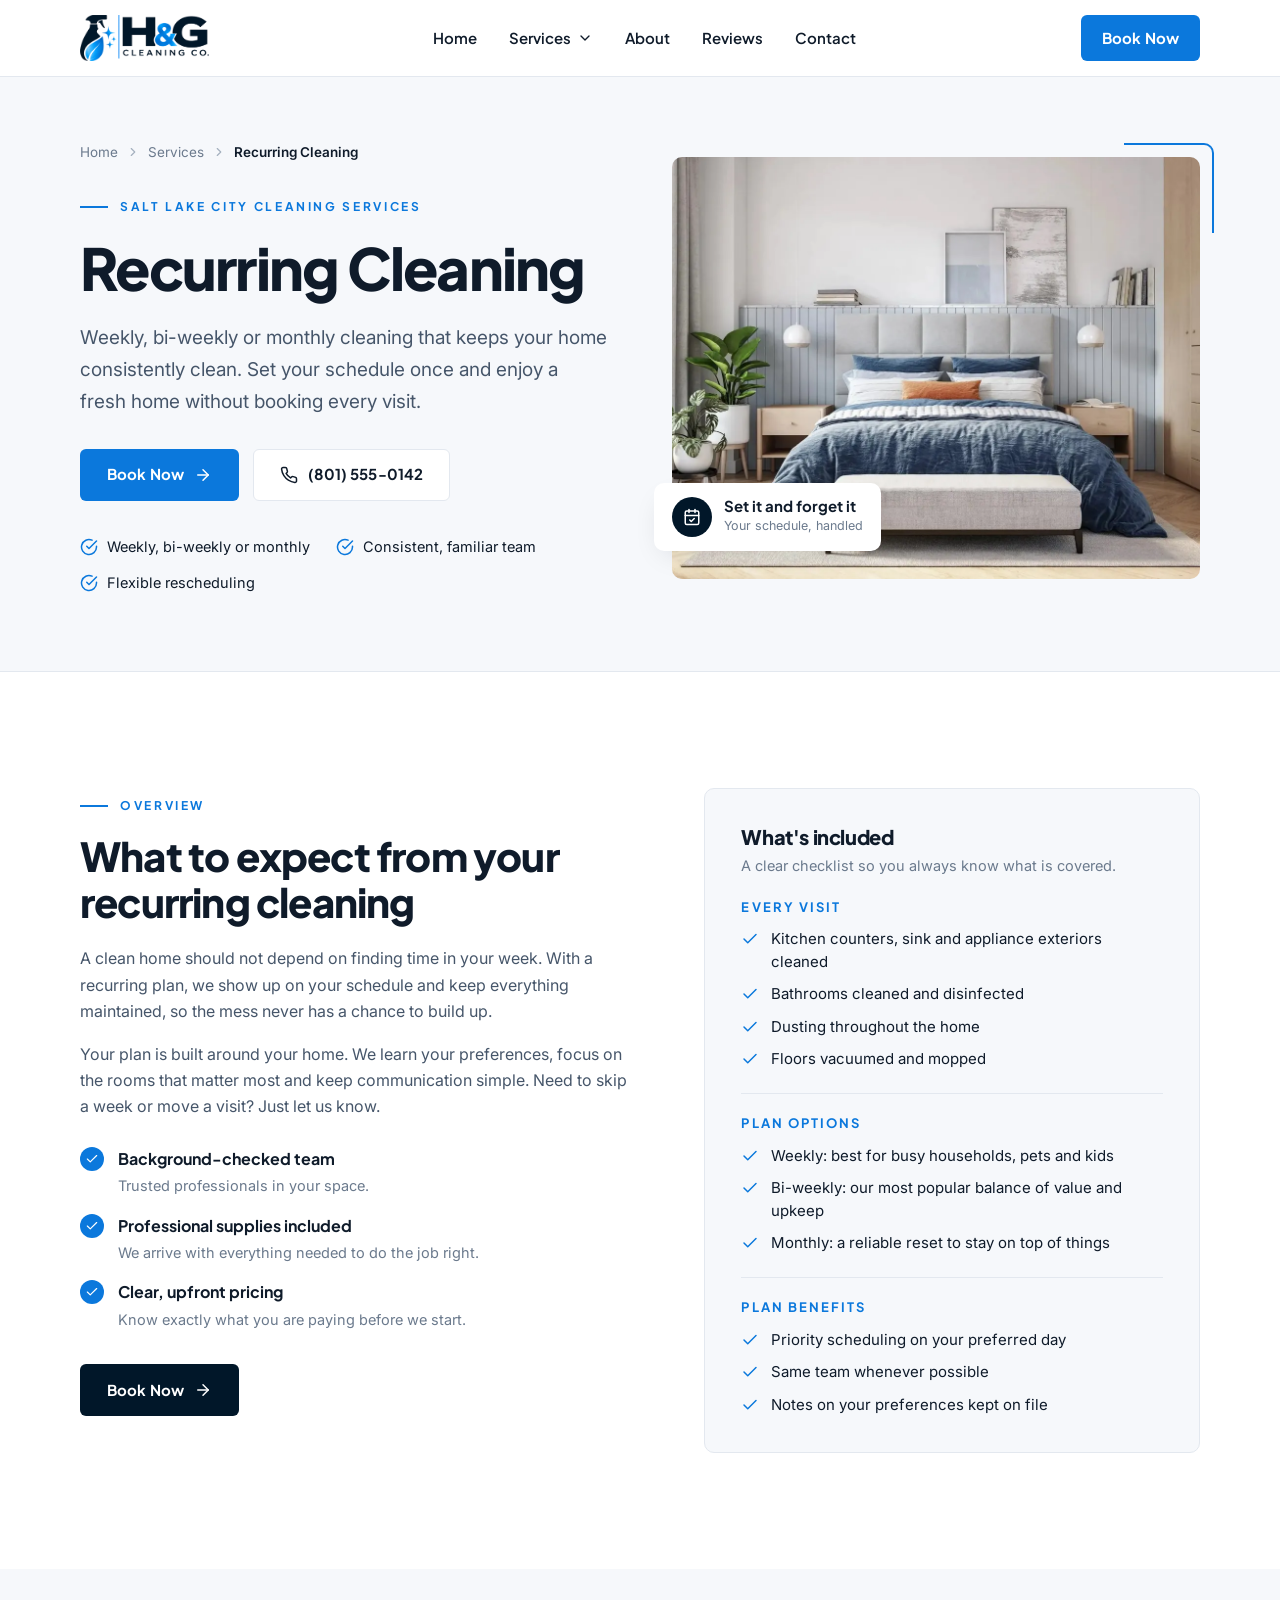
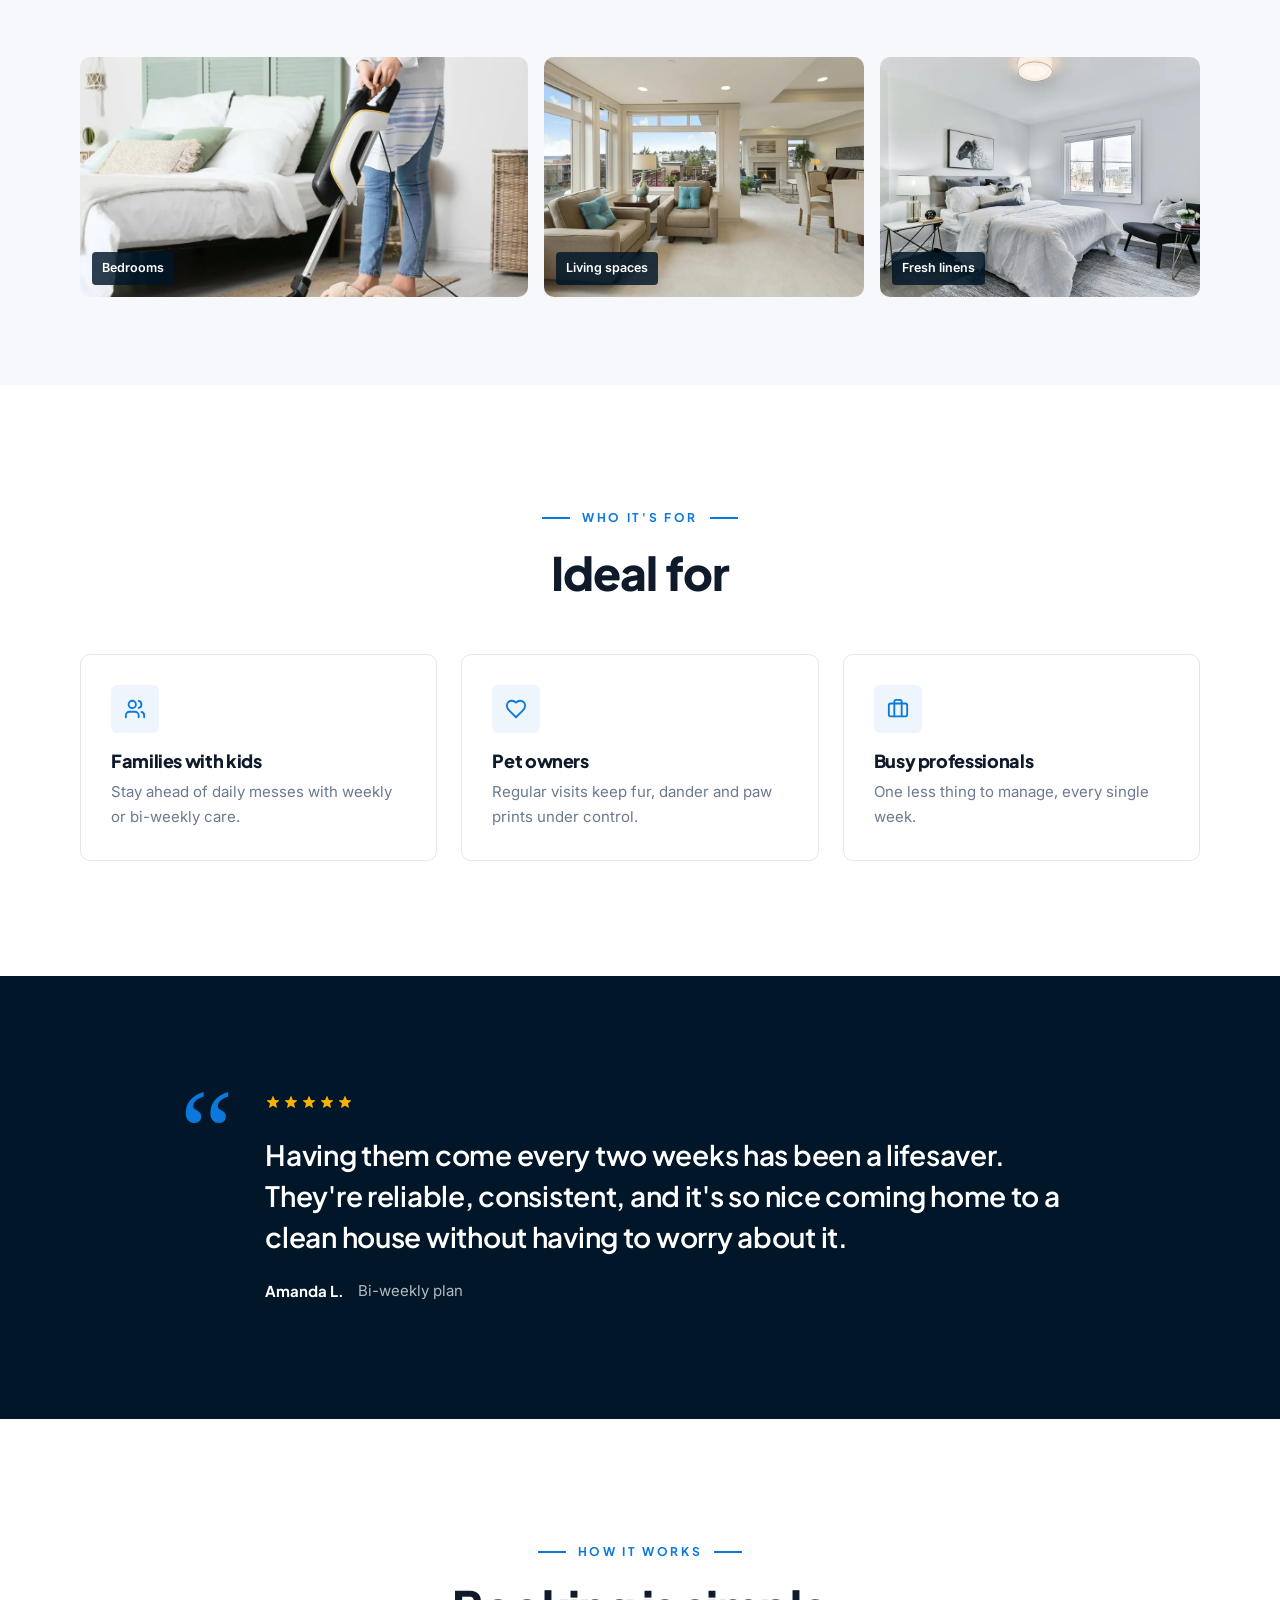
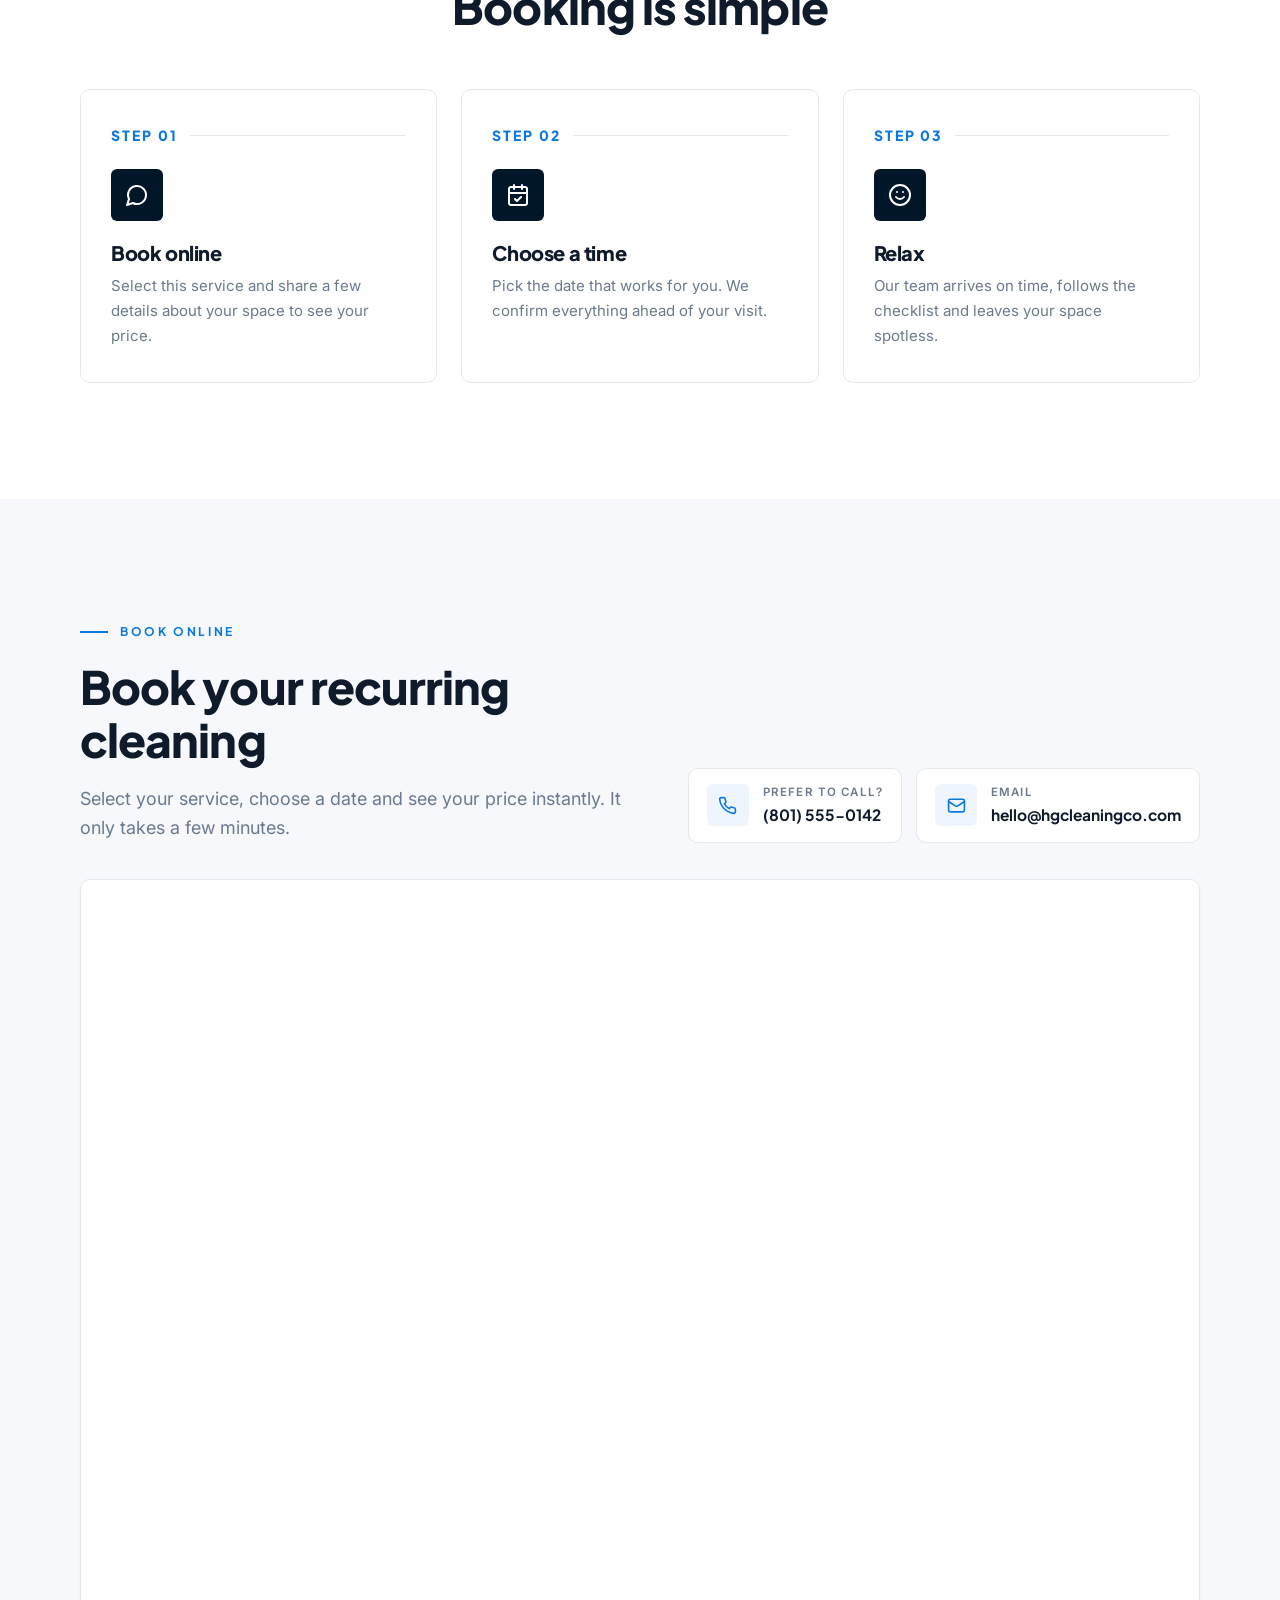
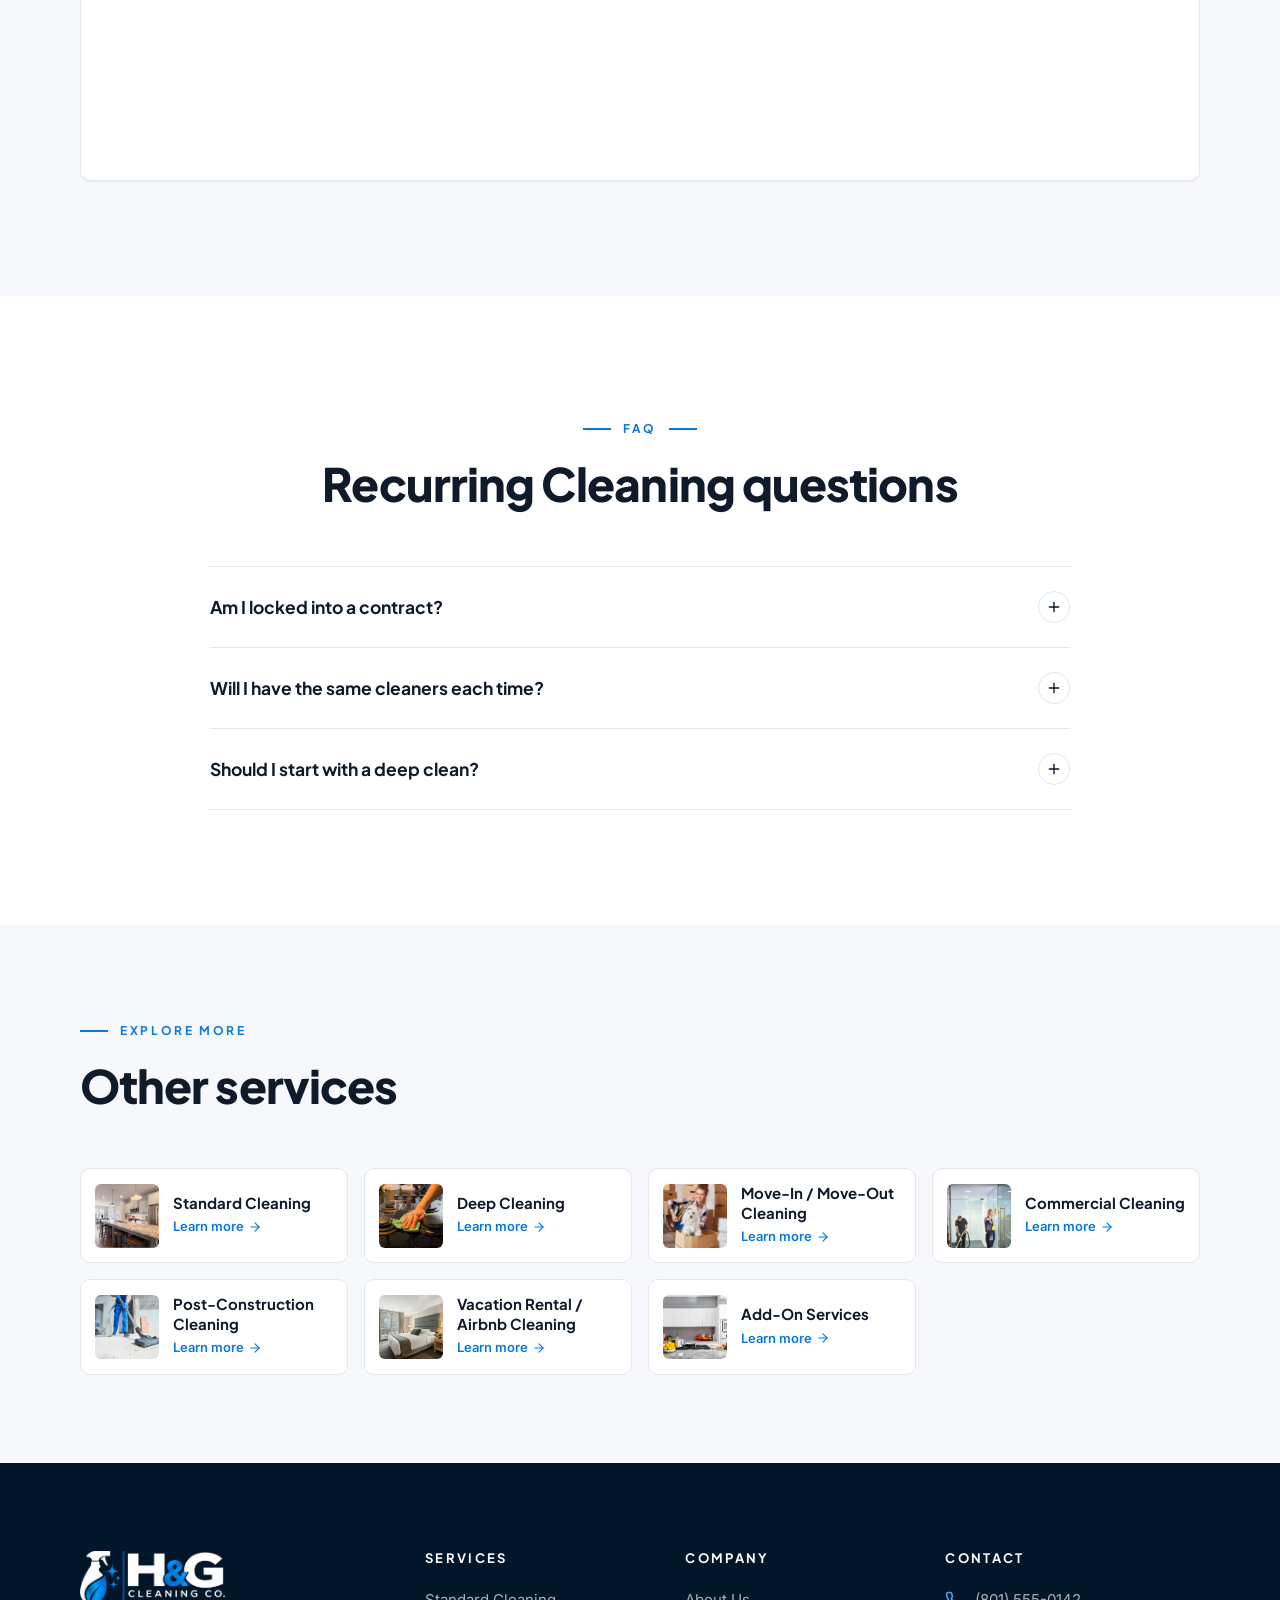
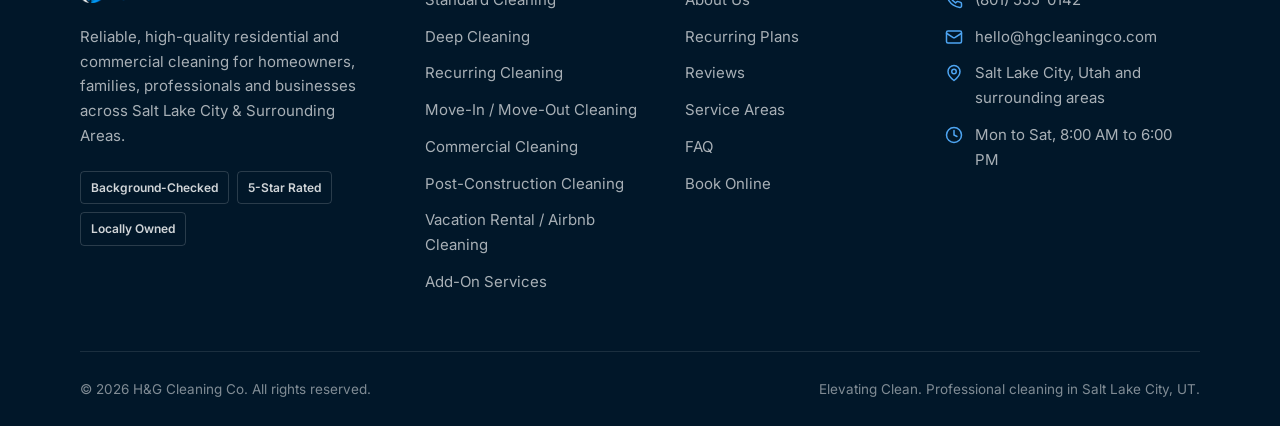
<file: services/recurring-cleaning/index.html>
<!DOCTYPE html>
<html lang="en-US">
<head>
<meta charset="utf-8">
<meta name="viewport" content="width=device-width, initial-scale=1, viewport-fit=cover">
<title>Recurring House Cleaning Plans in Salt Lake City, UT | H&amp;G Cleaning Co.</title>
<meta name="description" content="Weekly, bi-weekly and monthly house cleaning plans in Salt Lake City. A consistent, background-checked team keeps your home clean without the scheduling hassle.">
<meta name="keywords" content="recurring cleaning Salt Lake City, recurring cleaning Utah, recurring cleaning near me, H&amp;G Cleaning Co.">
<link rel="canonical" href="https://hgcleaningco.com/services/recurring-cleaning/">
<meta name="robots" content="index, follow, max-image-preview:large">
<meta name="author" content="H&amp;G Cleaning Co.">
<meta name="theme-color" content="#011729">
<meta name="format-detection" content="telephone=yes">
<meta name="geo.region" content="US-UT">
<meta name="geo.placename" content="Salt Lake City">
<meta name="geo.position" content="40.7608;-111.891">
<meta name="ICBM" content="40.7608, -111.891">
<meta property="og:type" content="website">
<meta property="og:site_name" content="H&amp;G Cleaning Co.">
<meta property="og:locale" content="en_US">
<meta property="og:title" content="Recurring House Cleaning Plans in Salt Lake City, UT | H&amp;G Cleaning Co.">
<meta property="og:description" content="Weekly, bi-weekly and monthly house cleaning plans in Salt Lake City. A consistent, background-checked team keeps your home clean without the scheduling hassle.">
<meta property="og:url" content="https://hgcleaningco.com/services/recurring-cleaning/">
<meta property="og:image" content="https://hgcleaningco.com/assets/og-image.jpg">
<meta property="og:image:width" content="1200">
<meta property="og:image:height" content="630">
<meta property="og:image:alt" content="H&amp;G Cleaning Co., Elevating Clean">
<meta name="twitter:card" content="summary_large_image">
<meta name="twitter:title" content="Recurring House Cleaning Plans in Salt Lake City, UT | H&amp;G Cleaning Co.">
<meta name="twitter:description" content="Weekly, bi-weekly and monthly house cleaning plans in Salt Lake City. A consistent, background-checked team keeps your home clean without the scheduling hassle.">
<meta name="twitter:image" content="https://hgcleaningco.com/assets/og-image.jpg">
<link rel="icon" href="../../favicon.ico" sizes="any">
<link rel="icon" type="image/png" sizes="32x32" href="../../assets/favicon-32.png">
<link rel="icon" type="image/png" sizes="16x16" href="../../assets/favicon-16.png">
<link rel="apple-touch-icon" href="../../assets/apple-touch-icon.png">
<link rel="manifest" href="../../site.webmanifest">
<link rel="preconnect" href="https://fonts.googleapis.com">
<link rel="preconnect" href="https://fonts.gstatic.com" crossorigin>
<link rel="stylesheet" href="https://fonts.googleapis.com/css2?family=Inter:wght@400;500;600&family=Plus+Jakarta+Sans:wght@600;700;800&display=swap">
<link rel="stylesheet" href="../../css/styles.css">
<link rel="preload" as="image" href="../../assets/img/recurring-made-bedroom.webp" fetchpriority="high">
<script type="application/ld+json">{"@context":"https://schema.org","@type":"Service","name":"Recurring Cleaning","serviceType":"Recurring Cleaning","description":"Weekly, bi-weekly and monthly house cleaning plans in Salt Lake City. A consistent, background-checked team keeps your home clean without the scheduling hassle.","url":"https://hgcleaningco.com/services/recurring-cleaning/","image":"https://hgcleaningco.com/assets/img/recurring-made-bedroom.webp","provider":{"@type":"HouseCleaningService","@id":"https://hgcleaningco.com/#business","name":"H&G Cleaning Co.","telephone":"+18015550142","url":"https://hgcleaningco.com/"},"areaServed":[{"@type":"City","name":"Salt Lake City, UT"},{"@type":"City","name":"Sandy, UT"},{"@type":"City","name":"Draper, UT"},{"@type":"City","name":"West Jordan, UT"},{"@type":"City","name":"South Jordan, UT"},{"@type":"City","name":"Murray, UT"},{"@type":"City","name":"Holladay, UT"},{"@type":"City","name":"Millcreek, UT"},{"@type":"City","name":"Cottonwood Heights, UT"},{"@type":"City","name":"Midvale, UT"},{"@type":"City","name":"Taylorsville, UT"},{"@type":"City","name":"West Valley City, UT"},{"@type":"City","name":"Riverton, UT"},{"@type":"City","name":"Herriman, UT"},{"@type":"City","name":"Bountiful, UT"}]}</script>
<script type="application/ld+json">{"@context":"https://schema.org","@type":"BreadcrumbList","itemListElement":[{"@type":"ListItem","position":1,"name":"Home","item":"https://hgcleaningco.com/"},{"@type":"ListItem","position":2,"name":"Services","item":"https://hgcleaningco.com/#services"},{"@type":"ListItem","position":3,"name":"Recurring Cleaning","item":"https://hgcleaningco.com/services/recurring-cleaning/"}]}</script>
<script type="application/ld+json">{"@context":"https://schema.org","@type":"FAQPage","mainEntity":[{"@type":"Question","name":"Am I locked into a contract?","acceptedAnswer":{"@type":"Answer","text":"No. Our recurring plans are flexible. You can pause, skip or change your frequency with notice."}},{"@type":"Question","name":"Will I have the same cleaners each time?","acceptedAnswer":{"@type":"Answer","text":"We do our best to send the same team for every visit so they learn your home and your preferences."}},{"@type":"Question","name":"Should I start with a deep clean?","acceptedAnswer":{"@type":"Answer","text":"If your home has not been professionally cleaned recently, we usually recommend a deep clean first. It makes every recurring visit after that more effective."}}]}</script>
</head>
<body>
<a class="skip-link" href="#main">Skip to content</a>
<header class="site-header" id="top">
  <div class="container">
    <a class="brand" href="../../" aria-label="H&amp;G Cleaning Co. home">
      <img src="../../assets/img/logo.png" alt="H&amp;G Cleaning Co. logo" width="640" height="229">
    </a>
    <nav class="nav" aria-label="Main">
      <a class="nav__link" href="../../">Home</a>
      <div class="nav__item">
        <button class="nav__link" type="button" aria-expanded="false" aria-haspopup="true">Services <svg viewBox="0 0 24 24" fill="none" stroke="currentColor" stroke-width="2" stroke-linecap="round" stroke-linejoin="round" aria-hidden="true" focusable="false"><path d="m6 9 6 6 6-6"/></svg></button>
        <div class="dropdown">
<a href="../../services/standard-cleaning/"><span class="dropdown__icon"><svg viewBox="0 0 24 24" fill="none" stroke="currentColor" stroke-width="2" stroke-linecap="round" stroke-linejoin="round" aria-hidden="true" focusable="false"><path d="M15 21v-8a1 1 0 0 0-1-1h-4a1 1 0 0 0-1 1v8"/><path d="M3 10a2 2 0 0 1 .71-1.53l7-6a2 2 0 0 1 2.58 0l7 6A2 2 0 0 1 21 10v9a2 2 0 0 1-2 2H5a2 2 0 0 1-2-2z"/></svg></span><span><strong>Standard Cleaning</strong><span class="desc">Routine upkeep for a fresh, tidy home</span></span></a>
<a href="../../services/deep-cleaning/"><span class="dropdown__icon"><svg viewBox="0 0 24 24" fill="none" stroke="currentColor" stroke-width="2" stroke-linecap="round" stroke-linejoin="round" aria-hidden="true" focusable="false"><path d="M9.94 15.5A2 2 0 0 0 8.5 14.06l-6.13-1.58a.5.5 0 0 1 0-.96L8.5 9.94A2 2 0 0 0 9.94 8.5l1.58-6.13a.5.5 0 0 1 .96 0L14.06 8.5A2 2 0 0 0 15.5 9.94l6.13 1.58a.5.5 0 0 1 0 .96L15.5 14.06a2 2 0 0 0-1.44 1.44l-1.58 6.13a.5.5 0 0 1-.96 0z"/><path d="M20 3v4"/><path d="M22 5h-4"/></svg></span><span><strong>Deep Cleaning</strong><span class="desc">Top-to-bottom detail for buildup</span></span></a>
<a href="../../services/recurring-cleaning/" aria-current="page"><span class="dropdown__icon"><svg viewBox="0 0 24 24" fill="none" stroke="currentColor" stroke-width="2" stroke-linecap="round" stroke-linejoin="round" aria-hidden="true" focusable="false"><rect x="3" y="4" width="18" height="18" rx="2"/><path d="M16 2v4"/><path d="M8 2v4"/><path d="M3 10h18"/><path d="m9 16 2 2 4-4"/></svg></span><span><strong>Recurring Cleaning</strong><span class="desc">Weekly, bi-weekly or monthly plans</span></span></a>
<a href="../../services/move-in-move-out-cleaning/"><span class="dropdown__icon"><svg viewBox="0 0 24 24" fill="none" stroke="currentColor" stroke-width="2" stroke-linecap="round" stroke-linejoin="round" aria-hidden="true" focusable="false"><path d="m15.5 7.5 2.3 2.3a1 1 0 0 0 1.4 0l2.1-2.1a1 1 0 0 0 0-1.4L19 4"/><path d="m21 2-9.6 9.6"/><circle cx="7.5" cy="15.5" r="5.5"/></svg></span><span><strong>Move-In / Move-Out Cleaning</strong><span class="desc">Empty-home cleaning for a smooth handover</span></span></a>
<a href="../../services/commercial-cleaning/"><span class="dropdown__icon"><svg viewBox="0 0 24 24" fill="none" stroke="currentColor" stroke-width="2" stroke-linecap="round" stroke-linejoin="round" aria-hidden="true" focusable="false"><rect x="4" y="2" width="16" height="20" rx="2"/><path d="M9 22v-4h6v4"/><path d="M8 6h.01"/><path d="M16 6h.01"/><path d="M12 6h.01"/><path d="M12 10h.01"/><path d="M12 14h.01"/><path d="M16 10h.01"/><path d="M16 14h.01"/><path d="M8 10h.01"/><path d="M8 14h.01"/></svg></span><span><strong>Commercial Cleaning</strong><span class="desc">Offices, retail and commercial spaces</span></span></a>
<a href="../../services/post-construction-cleaning/"><span class="dropdown__icon"><svg viewBox="0 0 24 24" fill="none" stroke="currentColor" stroke-width="2" stroke-linecap="round" stroke-linejoin="round" aria-hidden="true" focusable="false"><path d="M10 10V5a1 1 0 0 1 1-1h2a1 1 0 0 1 1 1v5"/><path d="M14 6a6 6 0 0 1 6 6v3"/><path d="M4 15v-3a6 6 0 0 1 6-6"/><rect x="2" y="15" width="20" height="4" rx="1"/></svg></span><span><strong>Post-Construction Cleaning</strong><span class="desc">Dust and debris removal after a build</span></span></a>
<a href="../../services/airbnb-vacation-rental-cleaning/"><span class="dropdown__icon"><svg viewBox="0 0 24 24" fill="none" stroke="currentColor" stroke-width="2" stroke-linecap="round" stroke-linejoin="round" aria-hidden="true" focusable="false"><path d="M2 4v16"/><path d="M2 8h18a2 2 0 0 1 2 2v10"/><path d="M2 17h20"/><path d="M6 8v9"/></svg></span><span><strong>Vacation Rental / Airbnb Cleaning</strong><span class="desc">Guest-ready turnovers between stays</span></span></a>
<a href="../../services/add-on-services/"><span class="dropdown__icon"><svg viewBox="0 0 24 24" fill="none" stroke="currentColor" stroke-width="2" stroke-linecap="round" stroke-linejoin="round" aria-hidden="true" focusable="false"><rect x="3" y="3" width="18" height="18" rx="2"/><path d="M8 12h8"/><path d="M12 8v8"/></svg></span><span><strong>Add-On Services</strong><span class="desc">Fridges, ovens, windows, laundry and more</span></span></a>
        </div>
      </div>
      <a class="nav__link" href="../../#about">About</a>
      <a class="nav__link" href="../../#reviews">Reviews</a>
      <a class="nav__link" href="#book">Contact</a>
    </nav>
    <div class="header__actions">
      <a class="btn btn--primary header__cta" href="#book">Book Now</a>
      <button class="menu-toggle" type="button" aria-label="Open menu" aria-expanded="false" aria-controls="mobile-menu"><svg class="ico-open" viewBox="0 0 24 24" fill="none" stroke="currentColor" stroke-width="2" stroke-linecap="round" stroke-linejoin="round" aria-hidden="true" focusable="false"><path d="M4 6h16"/><path d="M4 12h16"/><path d="M4 18h16"/></svg><svg class="ico-close" viewBox="0 0 24 24" fill="none" stroke="currentColor" stroke-width="2" stroke-linecap="round" stroke-linejoin="round" aria-hidden="true" focusable="false"><path d="M18 6 6 18"/><path d="m6 6 12 12"/></svg></button>
    </div>
  </div>
</header>
<nav class="mobile-menu" id="mobile-menu" aria-label="Mobile">
  <a href="../../">Home</a>
  <details open>
    <summary>Services <svg viewBox="0 0 24 24" fill="none" stroke="currentColor" stroke-width="2" stroke-linecap="round" stroke-linejoin="round" aria-hidden="true" focusable="false"><path d="m6 9 6 6 6-6"/></svg></summary>
    <ul>
<li><a href="../../services/standard-cleaning/">Standard Cleaning</a></li>
<li><a href="../../services/deep-cleaning/">Deep Cleaning</a></li>
<li><a href="../../services/recurring-cleaning/" aria-current="page">Recurring Cleaning</a></li>
<li><a href="../../services/move-in-move-out-cleaning/">Move-In / Move-Out Cleaning</a></li>
<li><a href="../../services/commercial-cleaning/">Commercial Cleaning</a></li>
<li><a href="../../services/post-construction-cleaning/">Post-Construction Cleaning</a></li>
<li><a href="../../services/airbnb-vacation-rental-cleaning/">Vacation Rental / Airbnb Cleaning</a></li>
<li><a href="../../services/add-on-services/">Add-On Services</a></li>
    </ul>
  </details>
  <a href="../../#about">About</a>
  <a href="../../#reviews">Reviews</a>
  <a href="../../#areas">Service Areas</a>
  <a href="#book">Book and Contact</a>
  <div class="mobile-menu__cta">
    <a class="btn btn--primary btn--block" href="#book">Book Now</a>
    <a class="btn btn--outline btn--block" href="tel:+18015550142"><svg viewBox="0 0 24 24" fill="none" stroke="currentColor" stroke-width="2" stroke-linecap="round" stroke-linejoin="round" aria-hidden="true" focusable="false"><path d="M22 16.92v3a2 2 0 0 1-2.18 2 19.79 19.79 0 0 1-8.63-3.07 19.5 19.5 0 0 1-6-6 19.79 19.79 0 0 1-3.07-8.67A2 2 0 0 1 4.11 2h3a2 2 0 0 1 2 1.72c.13.96.36 1.9.7 2.81a2 2 0 0 1-.45 2.11L8.09 9.91a16 16 0 0 0 6 6l1.27-1.27a2 2 0 0 1 2.11-.45c.91.34 1.85.57 2.81.7A2 2 0 0 1 22 16.92z"/></svg>Call (801) 555-0142</a>
  </div>
</nav>
<main id="main">

<section class="page-hero">
  <div class="container">
    <div>
      <nav class="breadcrumb" aria-label="Breadcrumb"><a href="../../">Home</a><svg viewBox="0 0 24 24" fill="none" stroke="currentColor" stroke-width="2" stroke-linecap="round" stroke-linejoin="round" aria-hidden="true" focusable="false"><path d="m9 18 6-6-6-6"/></svg><a href="../../#services">Services</a><svg viewBox="0 0 24 24" fill="none" stroke="currentColor" stroke-width="2" stroke-linecap="round" stroke-linejoin="round" aria-hidden="true" focusable="false"><path d="m9 18 6-6-6-6"/></svg><span aria-current="page">Recurring Cleaning</span></nav>
      <span class="eyebrow">Salt Lake City Cleaning Services</span>
      <h1>Recurring Cleaning</h1>
      <p class="lead">Weekly, bi-weekly or monthly cleaning that keeps your home consistently clean. Set your schedule once and enjoy a fresh home without booking every visit.</p>
      <div class="page-hero__actions">
        <a class="btn btn--primary" href="#book">Book Now <svg viewBox="0 0 24 24" fill="none" stroke="currentColor" stroke-width="2" stroke-linecap="round" stroke-linejoin="round" aria-hidden="true" focusable="false"><path d="M5 12h14"/><path d="m12 5 7 7-7 7"/></svg></a>
        <a class="btn btn--outline" href="tel:+18015550142"><svg viewBox="0 0 24 24" fill="none" stroke="currentColor" stroke-width="2" stroke-linecap="round" stroke-linejoin="round" aria-hidden="true" focusable="false"><path d="M22 16.92v3a2 2 0 0 1-2.18 2 19.79 19.79 0 0 1-8.63-3.07 19.5 19.5 0 0 1-6-6 19.79 19.79 0 0 1-3.07-8.67A2 2 0 0 1 4.11 2h3a2 2 0 0 1 2 1.72c.13.96.36 1.9.7 2.81a2 2 0 0 1-.45 2.11L8.09 9.91a16 16 0 0 0 6 6l1.27-1.27a2 2 0 0 1 2.11-.45c.91.34 1.85.57 2.81.7A2 2 0 0 1 22 16.92z"/></svg>(801) 555-0142</a>
      </div>
      <ul class="page-hero__facts"><li><svg viewBox="0 0 24 24" fill="none" stroke="currentColor" stroke-width="2" stroke-linecap="round" stroke-linejoin="round" aria-hidden="true" focusable="false"><path d="M22 11.08V12a10 10 0 1 1-5.93-9.14"/><path d="m9 11 3 3L22 4"/></svg>Weekly, bi-weekly or monthly</li><li><svg viewBox="0 0 24 24" fill="none" stroke="currentColor" stroke-width="2" stroke-linecap="round" stroke-linejoin="round" aria-hidden="true" focusable="false"><path d="M22 11.08V12a10 10 0 1 1-5.93-9.14"/><path d="m9 11 3 3L22 4"/></svg>Consistent, familiar team</li><li><svg viewBox="0 0 24 24" fill="none" stroke="currentColor" stroke-width="2" stroke-linecap="round" stroke-linejoin="round" aria-hidden="true" focusable="false"><path d="M22 11.08V12a10 10 0 1 1-5.93-9.14"/><path d="m9 11 3 3L22 4"/></svg>Flexible rescheduling</li></ul>
    </div>
    <div class="page-hero__media">
      <img src="../../assets/img/recurring-made-bedroom.webp" alt="Neatly made bed in a calm, freshly cleaned bedroom" width="1400" height="933" fetchpriority="high">
      <div class="page-hero__chip"><span class="ico"><svg viewBox="0 0 24 24" fill="none" stroke="currentColor" stroke-width="2" stroke-linecap="round" stroke-linejoin="round" aria-hidden="true" focusable="false"><rect x="3" y="4" width="18" height="18" rx="2"/><path d="M16 2v4"/><path d="M8 2v4"/><path d="M3 10h18"/><path d="m9 16 2 2 4-4"/></svg></span><span><strong>Set it and forget it</strong><span>Your schedule, handled</span></span></div>
    </div>
  </div>
</section>

<section class="section">
  <div class="container detail">
    <div>
      <span class="eyebrow">Overview</span>
      <h2>What to expect from your recurring cleaning</h2>
      <p>A clean home should not depend on finding time in your week. With a recurring plan, we show up on your schedule and keep everything maintained, so the mess never has a chance to build up.</p>
<p>Your plan is built around your home. We learn your preferences, focus on the rooms that matter most and keep communication simple. Need to skip a week or move a visit? Just let us know.</p>
      <ul class="check-list">
        <li><span class="check-list__icon"><svg viewBox="0 0 24 24" fill="none" stroke="currentColor" stroke-width="2" stroke-linecap="round" stroke-linejoin="round" aria-hidden="true" focusable="false"><path d="M20 6 9 17l-5-5"/></svg></span><div><strong>Background-checked team</strong><span class="d">Trusted professionals in your space.</span></div></li>
        <li><span class="check-list__icon"><svg viewBox="0 0 24 24" fill="none" stroke="currentColor" stroke-width="2" stroke-linecap="round" stroke-linejoin="round" aria-hidden="true" focusable="false"><path d="M20 6 9 17l-5-5"/></svg></span><div><strong>Professional supplies included</strong><span class="d">We arrive with everything needed to do the job right.</span></div></li>
        <li><span class="check-list__icon"><svg viewBox="0 0 24 24" fill="none" stroke="currentColor" stroke-width="2" stroke-linecap="round" stroke-linejoin="round" aria-hidden="true" focusable="false"><path d="M20 6 9 17l-5-5"/></svg></span><div><strong>Clear, upfront pricing</strong><span class="d">Know exactly what you are paying before we start.</span></div></li>
      </ul>
      <a class="btn btn--navy" href="#book">Book Now <svg viewBox="0 0 24 24" fill="none" stroke="currentColor" stroke-width="2" stroke-linecap="round" stroke-linejoin="round" aria-hidden="true" focusable="false"><path d="M5 12h14"/><path d="m12 5 7 7-7 7"/></svg></a>
    </div>
    <div class="included">
      <h3>What's included</h3>
      <p>A clear checklist so you always know what is covered.</p>
      <div class="included__group"><h4>Every Visit</h4><ul><li><svg viewBox="0 0 24 24" fill="none" stroke="currentColor" stroke-width="2" stroke-linecap="round" stroke-linejoin="round" aria-hidden="true" focusable="false"><path d="M20 6 9 17l-5-5"/></svg>Kitchen counters, sink and appliance exteriors cleaned</li><li><svg viewBox="0 0 24 24" fill="none" stroke="currentColor" stroke-width="2" stroke-linecap="round" stroke-linejoin="round" aria-hidden="true" focusable="false"><path d="M20 6 9 17l-5-5"/></svg>Bathrooms cleaned and disinfected</li><li><svg viewBox="0 0 24 24" fill="none" stroke="currentColor" stroke-width="2" stroke-linecap="round" stroke-linejoin="round" aria-hidden="true" focusable="false"><path d="M20 6 9 17l-5-5"/></svg>Dusting throughout the home</li><li><svg viewBox="0 0 24 24" fill="none" stroke="currentColor" stroke-width="2" stroke-linecap="round" stroke-linejoin="round" aria-hidden="true" focusable="false"><path d="M20 6 9 17l-5-5"/></svg>Floors vacuumed and mopped</li></ul></div>
<div class="included__group"><h4>Plan Options</h4><ul><li><svg viewBox="0 0 24 24" fill="none" stroke="currentColor" stroke-width="2" stroke-linecap="round" stroke-linejoin="round" aria-hidden="true" focusable="false"><path d="M20 6 9 17l-5-5"/></svg>Weekly: best for busy households, pets and kids</li><li><svg viewBox="0 0 24 24" fill="none" stroke="currentColor" stroke-width="2" stroke-linecap="round" stroke-linejoin="round" aria-hidden="true" focusable="false"><path d="M20 6 9 17l-5-5"/></svg>Bi-weekly: our most popular balance of value and upkeep</li><li><svg viewBox="0 0 24 24" fill="none" stroke="currentColor" stroke-width="2" stroke-linecap="round" stroke-linejoin="round" aria-hidden="true" focusable="false"><path d="M20 6 9 17l-5-5"/></svg>Monthly: a reliable reset to stay on top of things</li></ul></div>
<div class="included__group"><h4>Plan Benefits</h4><ul><li><svg viewBox="0 0 24 24" fill="none" stroke="currentColor" stroke-width="2" stroke-linecap="round" stroke-linejoin="round" aria-hidden="true" focusable="false"><path d="M20 6 9 17l-5-5"/></svg>Priority scheduling on your preferred day</li><li><svg viewBox="0 0 24 24" fill="none" stroke="currentColor" stroke-width="2" stroke-linecap="round" stroke-linejoin="round" aria-hidden="true" focusable="false"><path d="M20 6 9 17l-5-5"/></svg>Same team whenever possible</li><li><svg viewBox="0 0 24 24" fill="none" stroke="currentColor" stroke-width="2" stroke-linecap="round" stroke-linejoin="round" aria-hidden="true" focusable="false"><path d="M20 6 9 17l-5-5"/></svg>Notes on your preferences kept on file</li></ul></div>
    </div>
  </div>
</section>

<section class="section section--soft" style="padding-top:clamp(56px,7vw,88px);padding-bottom:clamp(56px,7vw,88px)">
  <div class="container">
    <div class="gallery">
<figure><img src="../../assets/img/recurring-vacuuming-bedroom.webp" alt="Cleaner vacuuming the floor beside a bed" width="1000" height="667" loading="lazy"><figcaption>Bedrooms</figcaption></figure>
<figure><img src="../../assets/img/recurring-tidy-living-room.webp" alt="Tidy, bright living room with a sofa and natural light" width="1000" height="667" loading="lazy"><figcaption>Living spaces</figcaption></figure>
<figure><img src="../../assets/img/recurring-bright-bedroom.webp" alt="Bright bedroom with fresh linens" width="1000" height="667" loading="lazy"><figcaption>Fresh linens</figcaption></figure>
    </div>
  </div>
</section>

<section class="section">
  <div class="container">
    <div class="section-head section-head--center">
      <span class="eyebrow">Who It's For</span>
      <h2>Ideal for</h2>
    </div>
    <div class="ideal">
<div class="ideal__card"><span class="ico"><svg viewBox="0 0 24 24" fill="none" stroke="currentColor" stroke-width="2" stroke-linecap="round" stroke-linejoin="round" aria-hidden="true" focusable="false"><path d="M16 21v-2a4 4 0 0 0-4-4H6a4 4 0 0 0-4 4v2"/><circle cx="9" cy="7" r="4"/><path d="M22 21v-2a4 4 0 0 0-3-3.87"/><path d="M16 3.13a4 4 0 0 1 0 7.75"/></svg></span><h3>Families with kids</h3><p>Stay ahead of daily messes with weekly or bi-weekly care.</p></div>
<div class="ideal__card"><span class="ico"><svg viewBox="0 0 24 24" fill="none" stroke="currentColor" stroke-width="2" stroke-linecap="round" stroke-linejoin="round" aria-hidden="true" focusable="false"><path d="M19 14c1.49-1.46 3-3.21 3-5.5A5.5 5.5 0 0 0 16.5 3c-1.76 0-3 .5-4.5 2-1.5-1.5-2.74-2-4.5-2A5.5 5.5 0 0 0 2 8.5c0 2.3 1.5 4.05 3 5.5l7 7Z"/></svg></span><h3>Pet owners</h3><p>Regular visits keep fur, dander and paw prints under control.</p></div>
<div class="ideal__card"><span class="ico"><svg viewBox="0 0 24 24" fill="none" stroke="currentColor" stroke-width="2" stroke-linecap="round" stroke-linejoin="round" aria-hidden="true" focusable="false"><path d="M16 20V4a2 2 0 0 0-2-2h-4a2 2 0 0 0-2 2v16"/><rect x="2" y="6" width="20" height="14" rx="2"/></svg></span><h3>Busy professionals</h3><p>One less thing to manage, every single week.</p></div>
    </div>
  </div>
</section>

<section class="section section--navy">
  <div class="container">
    <div class="feature-quote">
      <div class="feature-quote__mark" aria-hidden="true">&ldquo;</div>
      <div>
        <span class="stars" aria-label="5 out of 5 stars"><svg viewBox="0 0 24 24" fill="currentColor" stroke="none" aria-hidden="true" focusable="false"><path d="M11.48 3.5a.56.56 0 0 1 1.04 0l2.13 5.11a.56.56 0 0 0 .48.35l5.52.44c.5.04.7.66.32.99l-4.2 3.6a.56.56 0 0 0-.18.56l1.28 5.39a.56.56 0 0 1-.84.61l-4.72-2.89a.56.56 0 0 0-.59 0l-4.73 2.89a.56.56 0 0 1-.84-.61l1.28-5.39a.56.56 0 0 0-.18-.56l-4.2-3.6a.56.56 0 0 1 .32-.99l5.52-.44a.56.56 0 0 0 .47-.35z"/></svg><svg viewBox="0 0 24 24" fill="currentColor" stroke="none" aria-hidden="true" focusable="false"><path d="M11.48 3.5a.56.56 0 0 1 1.04 0l2.13 5.11a.56.56 0 0 0 .48.35l5.52.44c.5.04.7.66.32.99l-4.2 3.6a.56.56 0 0 0-.18.56l1.28 5.39a.56.56 0 0 1-.84.61l-4.72-2.89a.56.56 0 0 0-.59 0l-4.73 2.89a.56.56 0 0 1-.84-.61l1.28-5.39a.56.56 0 0 0-.18-.56l-4.2-3.6a.56.56 0 0 1 .32-.99l5.52-.44a.56.56 0 0 0 .47-.35z"/></svg><svg viewBox="0 0 24 24" fill="currentColor" stroke="none" aria-hidden="true" focusable="false"><path d="M11.48 3.5a.56.56 0 0 1 1.04 0l2.13 5.11a.56.56 0 0 0 .48.35l5.52.44c.5.04.7.66.32.99l-4.2 3.6a.56.56 0 0 0-.18.56l1.28 5.39a.56.56 0 0 1-.84.61l-4.72-2.89a.56.56 0 0 0-.59 0l-4.73 2.89a.56.56 0 0 1-.84-.61l1.28-5.39a.56.56 0 0 0-.18-.56l-4.2-3.6a.56.56 0 0 1 .32-.99l5.52-.44a.56.56 0 0 0 .47-.35z"/></svg><svg viewBox="0 0 24 24" fill="currentColor" stroke="none" aria-hidden="true" focusable="false"><path d="M11.48 3.5a.56.56 0 0 1 1.04 0l2.13 5.11a.56.56 0 0 0 .48.35l5.52.44c.5.04.7.66.32.99l-4.2 3.6a.56.56 0 0 0-.18.56l1.28 5.39a.56.56 0 0 1-.84.61l-4.72-2.89a.56.56 0 0 0-.59 0l-4.73 2.89a.56.56 0 0 1-.84-.61l1.28-5.39a.56.56 0 0 0-.18-.56l-4.2-3.6a.56.56 0 0 1 .32-.99l5.52-.44a.56.56 0 0 0 .47-.35z"/></svg><svg viewBox="0 0 24 24" fill="currentColor" stroke="none" aria-hidden="true" focusable="false"><path d="M11.48 3.5a.56.56 0 0 1 1.04 0l2.13 5.11a.56.56 0 0 0 .48.35l5.52.44c.5.04.7.66.32.99l-4.2 3.6a.56.56 0 0 0-.18.56l1.28 5.39a.56.56 0 0 1-.84.61l-4.72-2.89a.56.56 0 0 0-.59 0l-4.73 2.89a.56.56 0 0 1-.84-.61l1.28-5.39a.56.56 0 0 0-.18-.56l-4.2-3.6a.56.56 0 0 1 .32-.99l5.52-.44a.56.56 0 0 0 .47-.35z"/></svg></span>
        <blockquote style="margin-top:18px">Having them come every two weeks has been a lifesaver. They&#x27;re reliable, consistent, and it&#x27;s so nice coming home to a clean house without having to worry about it.</blockquote>
        <cite><strong>Amanda L.</strong> Bi-weekly plan</cite>
      </div>
    </div>
  </div>
</section>

<section class="section">
  <div class="container">
    <div class="section-head section-head--center">
      <span class="eyebrow">How It Works</span>
      <h2>Booking is simple</h2>
    </div>
    <div class="steps">
      <div class="step"><div class="step__num">STEP 01</div><div class="step__icon"><svg viewBox="0 0 24 24" fill="none" stroke="currentColor" stroke-width="2" stroke-linecap="round" stroke-linejoin="round" aria-hidden="true" focusable="false"><path d="M7.9 20A9 9 0 1 0 4 16.1L2 22Z"/></svg></div><h3>Book online</h3><p>Select this service and share a few details about your space to see your price.</p></div>
      <div class="step"><div class="step__num">STEP 02</div><div class="step__icon"><svg viewBox="0 0 24 24" fill="none" stroke="currentColor" stroke-width="2" stroke-linecap="round" stroke-linejoin="round" aria-hidden="true" focusable="false"><rect x="3" y="4" width="18" height="18" rx="2"/><path d="M16 2v4"/><path d="M8 2v4"/><path d="M3 10h18"/><path d="m9 16 2 2 4-4"/></svg></div><h3>Choose a time</h3><p>Pick the date that works for you. We confirm everything ahead of your visit.</p></div>
      <div class="step"><div class="step__num">STEP 03</div><div class="step__icon"><svg viewBox="0 0 24 24" fill="none" stroke="currentColor" stroke-width="2" stroke-linecap="round" stroke-linejoin="round" aria-hidden="true" focusable="false"><circle cx="12" cy="12" r="10"/><path d="M8 14s1.5 2 4 2 4-2 4-2"/><path d="M9 9h.01"/><path d="M15 9h.01"/></svg></div><h3>Relax</h3><p>Our team arrives on time, follows the checklist and leaves your space spotless.</p></div>
    </div>
  </div>
</section>

<section class="section section--soft booking" id="book">
  <div class="container">
    <div class="booking__head">
      <div class="section-head">
        <span class="eyebrow">Book Online</span>
        <h2>Book your recurring cleaning</h2>
        <p>Select your service, choose a date and see your price instantly. It only takes a few minutes.</p>
      </div>
      <div class="booking__contact">
        <a href="tel:+18015550142"><span class="ico"><svg viewBox="0 0 24 24" fill="none" stroke="currentColor" stroke-width="2" stroke-linecap="round" stroke-linejoin="round" aria-hidden="true" focusable="false"><path d="M22 16.92v3a2 2 0 0 1-2.18 2 19.79 19.79 0 0 1-8.63-3.07 19.5 19.5 0 0 1-6-6 19.79 19.79 0 0 1-3.07-8.67A2 2 0 0 1 4.11 2h3a2 2 0 0 1 2 1.72c.13.96.36 1.9.7 2.81a2 2 0 0 1-.45 2.11L8.09 9.91a16 16 0 0 0 6 6l1.27-1.27a2 2 0 0 1 2.11-.45c.91.34 1.85.57 2.81.7A2 2 0 0 1 22 16.92z"/></svg></span><span><small>Prefer to call?</small><strong>(801) 555-0142</strong></span></a>
        <a href="mailto:hello@hgcleaningco.com"><span class="ico"><svg viewBox="0 0 24 24" fill="none" stroke="currentColor" stroke-width="2" stroke-linecap="round" stroke-linejoin="round" aria-hidden="true" focusable="false"><rect x="2" y="4" width="20" height="16" rx="2"/><path d="m22 7-8.97 5.7a1.94 1.94 0 0 1-2.06 0L2 7"/></svg></span><span><small>Email</small><strong>hello@hgcleaningco.com</strong></span></a>
      </div>
    </div>
    <div class="booking__frame">
      <iframe src="https://hgcleaningco.bookingkoala.com/booknow?embed=true" title="Book a cleaning with H&amp;G Cleaning Co." width="100%" scrolling="yes" loading="lazy" allow="payment"></iframe>
    </div>
  </div>
</section>

<section class="section" id="faq">
  <div class="container">
    <div class="section-head section-head--center">
      <span class="eyebrow">FAQ</span>
      <h2>Recurring Cleaning questions</h2>
    </div>
    <div class="faq">
<details><summary>Am I locked into a contract?<span class="pm"><svg viewBox="0 0 24 24" fill="none" stroke="currentColor" stroke-width="2" stroke-linecap="round" stroke-linejoin="round" aria-hidden="true" focusable="false"><path d="M12 5v14"/><path d="M5 12h14"/></svg></span></summary><div><p>No. Our recurring plans are flexible. You can pause, skip or change your frequency with notice.</p></div></details>
<details><summary>Will I have the same cleaners each time?<span class="pm"><svg viewBox="0 0 24 24" fill="none" stroke="currentColor" stroke-width="2" stroke-linecap="round" stroke-linejoin="round" aria-hidden="true" focusable="false"><path d="M12 5v14"/><path d="M5 12h14"/></svg></span></summary><div><p>We do our best to send the same team for every visit so they learn your home and your preferences.</p></div></details>
<details><summary>Should I start with a deep clean?<span class="pm"><svg viewBox="0 0 24 24" fill="none" stroke="currentColor" stroke-width="2" stroke-linecap="round" stroke-linejoin="round" aria-hidden="true" focusable="false"><path d="M12 5v14"/><path d="M5 12h14"/></svg></span></summary><div><p>If your home has not been professionally cleaned recently, we usually recommend a deep clean first. It makes every recurring visit after that more effective.</p></div></details>
    </div>
  </div>
</section>

<section class="section section--soft" style="padding-top:clamp(56px,7vw,88px);padding-bottom:clamp(56px,7vw,88px)">
  <div class="container">
    <div class="section-head">
      <span class="eyebrow">Explore More</span>
      <h2>Other services</h2>
    </div>
    <div class="other-services">
<a class="mini-card" href="../standard-cleaning/"><img src="../../assets/img/standard-kitchen-island.webp" alt="" width="64" height="64" loading="lazy"><span><strong>Standard Cleaning</strong><span>Learn more <svg viewBox="0 0 24 24" fill="none" stroke="currentColor" stroke-width="2" stroke-linecap="round" stroke-linejoin="round" aria-hidden="true" focusable="false"><path d="M5 12h14"/><path d="m12 5 7 7-7 7"/></svg></span></span></a>
<a class="mini-card" href="../deep-cleaning/"><img src="../../assets/img/deep-stovetop-detail.webp" alt="" width="64" height="64" loading="lazy"><span><strong>Deep Cleaning</strong><span>Learn more <svg viewBox="0 0 24 24" fill="none" stroke="currentColor" stroke-width="2" stroke-linecap="round" stroke-linejoin="round" aria-hidden="true" focusable="false"><path d="M5 12h14"/><path d="m12 5 7 7-7 7"/></svg></span></span></a>
<a class="mini-card" href="../move-in-move-out-cleaning/"><img src="../../assets/img/move-moving-day-boxes.webp" alt="" width="64" height="64" loading="lazy"><span><strong>Move-In / Move-Out Cleaning</strong><span>Learn more <svg viewBox="0 0 24 24" fill="none" stroke="currentColor" stroke-width="2" stroke-linecap="round" stroke-linejoin="round" aria-hidden="true" focusable="false"><path d="M5 12h14"/><path d="m12 5 7 7-7 7"/></svg></span></span></a>
<a class="mini-card" href="../commercial-cleaning/"><img src="../../assets/img/commercial-office-glass.webp" alt="" width="64" height="64" loading="lazy"><span><strong>Commercial Cleaning</strong><span>Learn more <svg viewBox="0 0 24 24" fill="none" stroke="currentColor" stroke-width="2" stroke-linecap="round" stroke-linejoin="round" aria-hidden="true" focusable="false"><path d="M5 12h14"/><path d="m12 5 7 7-7 7"/></svg></span></span></a>
<a class="mini-card" href="../post-construction-cleaning/"><img src="../../assets/img/construction-dust-vacuum.webp" alt="" width="64" height="64" loading="lazy"><span><strong>Post-Construction Cleaning</strong><span>Learn more <svg viewBox="0 0 24 24" fill="none" stroke="currentColor" stroke-width="2" stroke-linecap="round" stroke-linejoin="round" aria-hidden="true" focusable="false"><path d="M5 12h14"/><path d="m12 5 7 7-7 7"/></svg></span></span></a>
<a class="mini-card" href="../airbnb-vacation-rental-cleaning/"><img src="../../assets/img/rental-guest-bedroom.webp" alt="" width="64" height="64" loading="lazy"><span><strong>Vacation Rental / Airbnb Cleaning</strong><span>Learn more <svg viewBox="0 0 24 24" fill="none" stroke="currentColor" stroke-width="2" stroke-linecap="round" stroke-linejoin="round" aria-hidden="true" focusable="false"><path d="M5 12h14"/><path d="m12 5 7 7-7 7"/></svg></span></span></a>
<a class="mini-card" href="../add-on-services/"><img src="../../assets/img/addon-kitchen-appliances.webp" alt="" width="64" height="64" loading="lazy"><span><strong>Add-On Services</strong><span>Learn more <svg viewBox="0 0 24 24" fill="none" stroke="currentColor" stroke-width="2" stroke-linecap="round" stroke-linejoin="round" aria-hidden="true" focusable="false"><path d="M5 12h14"/><path d="m12 5 7 7-7 7"/></svg></span></span></a>
    </div>
  </div>
</section>

</main>
<footer class="site-footer">
  <div class="container">
    <div class="footer__top">
      <div class="footer__brand">
        <img src="../../assets/img/logo-white.png" alt="H&amp;G Cleaning Co." width="640" height="229" loading="lazy">
        <p>Reliable, high-quality residential and commercial cleaning for homeowners, families, professionals and businesses across Salt Lake City & Surrounding Areas.</p>
        <div class="footer__badges"><span>Background-Checked</span><span>5-Star Rated</span><span>Locally Owned</span></div>
      </div>
      <div>
        <h3>Services</h3>
        <ul>
<li><a href="../../services/standard-cleaning/">Standard Cleaning</a></li>
<li><a href="../../services/deep-cleaning/">Deep Cleaning</a></li>
<li><a href="../../services/recurring-cleaning/">Recurring Cleaning</a></li>
<li><a href="../../services/move-in-move-out-cleaning/">Move-In / Move-Out Cleaning</a></li>
<li><a href="../../services/commercial-cleaning/">Commercial Cleaning</a></li>
<li><a href="../../services/post-construction-cleaning/">Post-Construction Cleaning</a></li>
<li><a href="../../services/airbnb-vacation-rental-cleaning/">Vacation Rental / Airbnb Cleaning</a></li>
<li><a href="../../services/add-on-services/">Add-On Services</a></li>
        </ul>
      </div>
      <div>
        <h3>Company</h3>
        <ul>
          <li><a href="../../#about">About Us</a></li>
          <li><a href="../../services/recurring-cleaning/">Recurring Plans</a></li>
          <li><a href="../../#reviews">Reviews</a></li>
          <li><a href="../../#areas">Service Areas</a></li>
          <li><a href="../../#faq">FAQ</a></li>
          <li><a href="#book">Book Online</a></li>
        </ul>
      </div>
      <div>
        <h3>Contact</h3>
        <ul class="footer__contact">
          <li><svg viewBox="0 0 24 24" fill="none" stroke="currentColor" stroke-width="2" stroke-linecap="round" stroke-linejoin="round" aria-hidden="true" focusable="false"><path d="M22 16.92v3a2 2 0 0 1-2.18 2 19.79 19.79 0 0 1-8.63-3.07 19.5 19.5 0 0 1-6-6 19.79 19.79 0 0 1-3.07-8.67A2 2 0 0 1 4.11 2h3a2 2 0 0 1 2 1.72c.13.96.36 1.9.7 2.81a2 2 0 0 1-.45 2.11L8.09 9.91a16 16 0 0 0 6 6l1.27-1.27a2 2 0 0 1 2.11-.45c.91.34 1.85.57 2.81.7A2 2 0 0 1 22 16.92z"/></svg><a href="tel:+18015550142">(801) 555-0142</a></li>
          <li><svg viewBox="0 0 24 24" fill="none" stroke="currentColor" stroke-width="2" stroke-linecap="round" stroke-linejoin="round" aria-hidden="true" focusable="false"><rect x="2" y="4" width="20" height="16" rx="2"/><path d="m22 7-8.97 5.7a1.94 1.94 0 0 1-2.06 0L2 7"/></svg><a href="mailto:hello@hgcleaningco.com">hello@hgcleaningco.com</a></li>
          <li><svg viewBox="0 0 24 24" fill="none" stroke="currentColor" stroke-width="2" stroke-linecap="round" stroke-linejoin="round" aria-hidden="true" focusable="false"><path d="M20 10c0 6-8 12-8 12s-8-6-8-12a8 8 0 0 1 16 0Z"/><circle cx="12" cy="10" r="3"/></svg><span>Salt Lake City, Utah and surrounding areas</span></li>
          <li><svg viewBox="0 0 24 24" fill="none" stroke="currentColor" stroke-width="2" stroke-linecap="round" stroke-linejoin="round" aria-hidden="true" focusable="false"><circle cx="12" cy="12" r="10"/><path d="M12 6v6l4 2"/></svg><span>Mon to Sat, 8:00 AM to 6:00 PM</span></li>
        </ul>
      </div>
    </div>
    <div class="footer__bottom">
      <span>&copy; <span data-year>2026</span> H&amp;G Cleaning Co. All rights reserved.</span>
      <span>Elevating Clean. Professional cleaning in Salt Lake City, UT.</span>
    </div>
  </div>
</footer>
<div class="mobile-bar">
  <a class="btn btn--outline" href="tel:+18015550142"><svg viewBox="0 0 24 24" fill="none" stroke="currentColor" stroke-width="2" stroke-linecap="round" stroke-linejoin="round" aria-hidden="true" focusable="false"><path d="M22 16.92v3a2 2 0 0 1-2.18 2 19.79 19.79 0 0 1-8.63-3.07 19.5 19.5 0 0 1-6-6 19.79 19.79 0 0 1-3.07-8.67A2 2 0 0 1 4.11 2h3a2 2 0 0 1 2 1.72c.13.96.36 1.9.7 2.81a2 2 0 0 1-.45 2.11L8.09 9.91a16 16 0 0 0 6 6l1.27-1.27a2 2 0 0 1 2.11-.45c.91.34 1.85.57 2.81.7A2 2 0 0 1 22 16.92z"/></svg>Call</a>
  <a class="btn btn--primary" href="#book">Book Now</a>
</div>
<script src="../../js/main.js" defer></script>
</body>
</html>
</file>
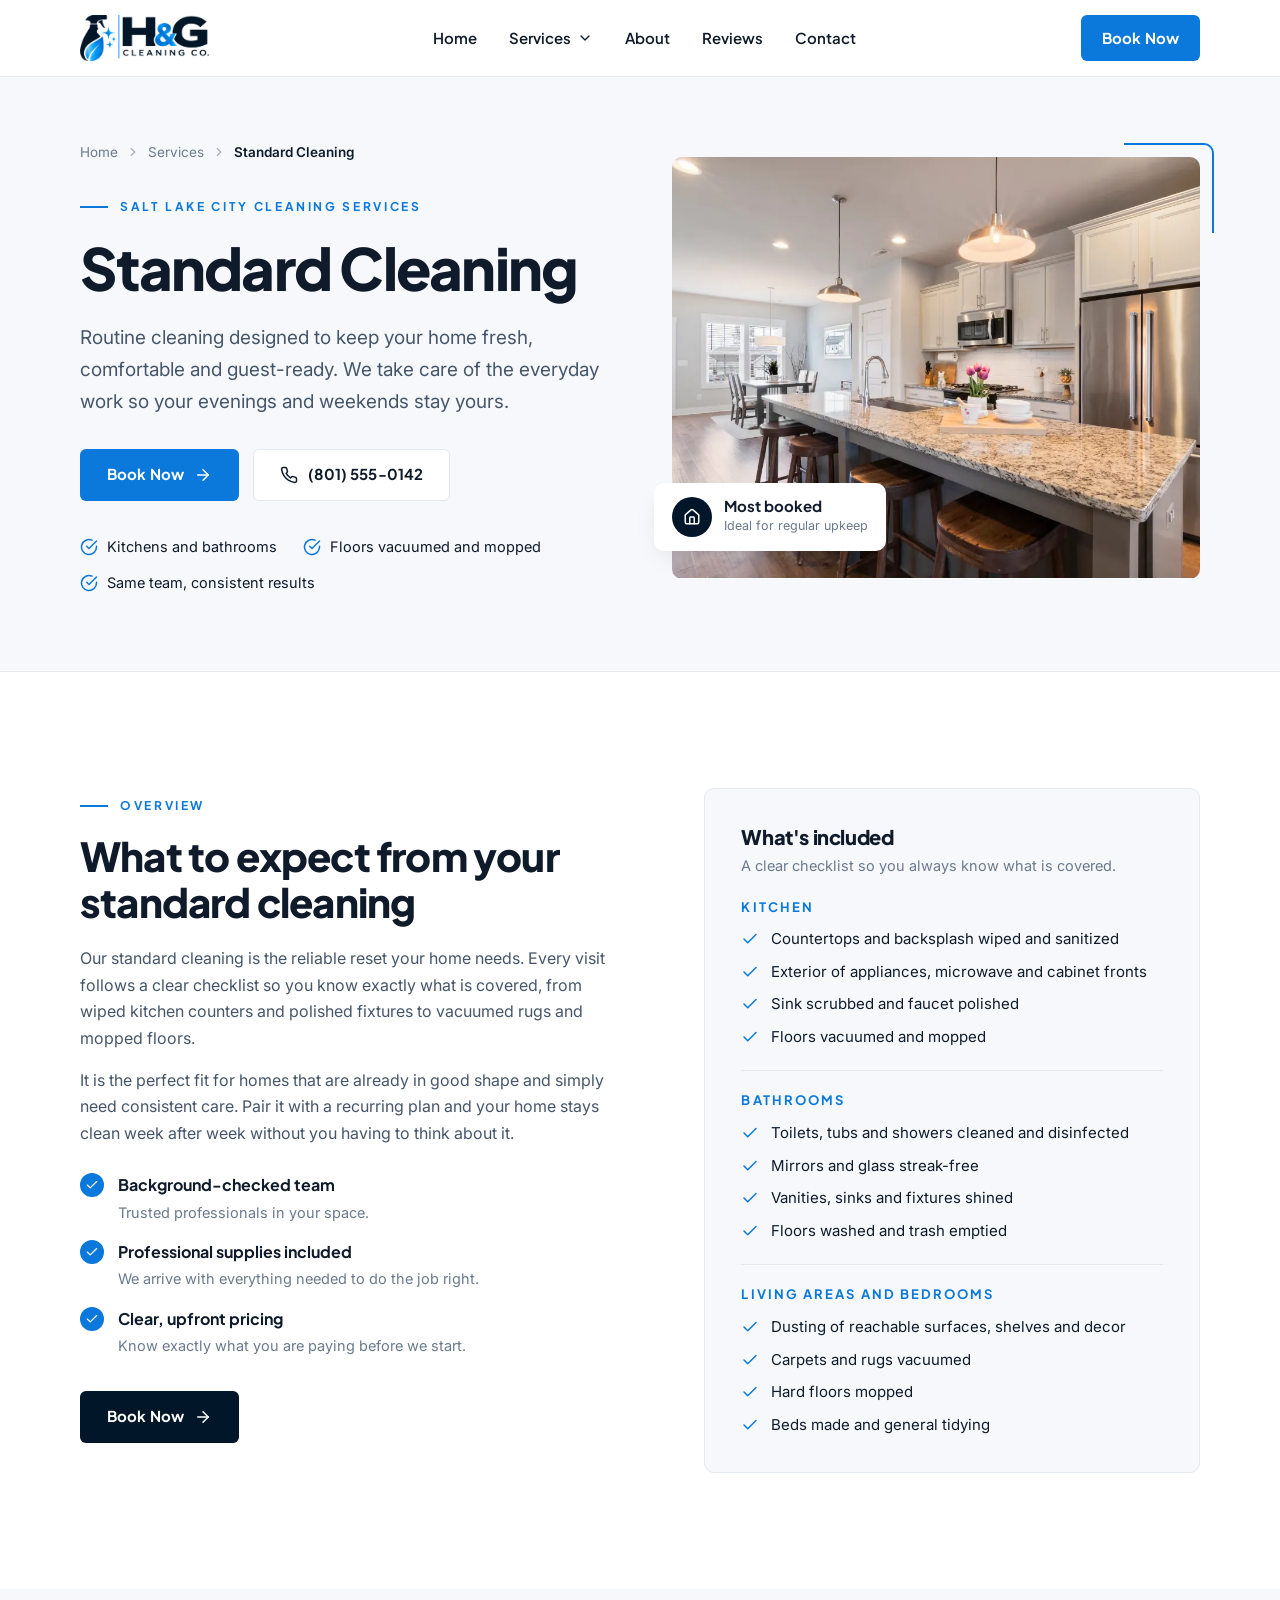
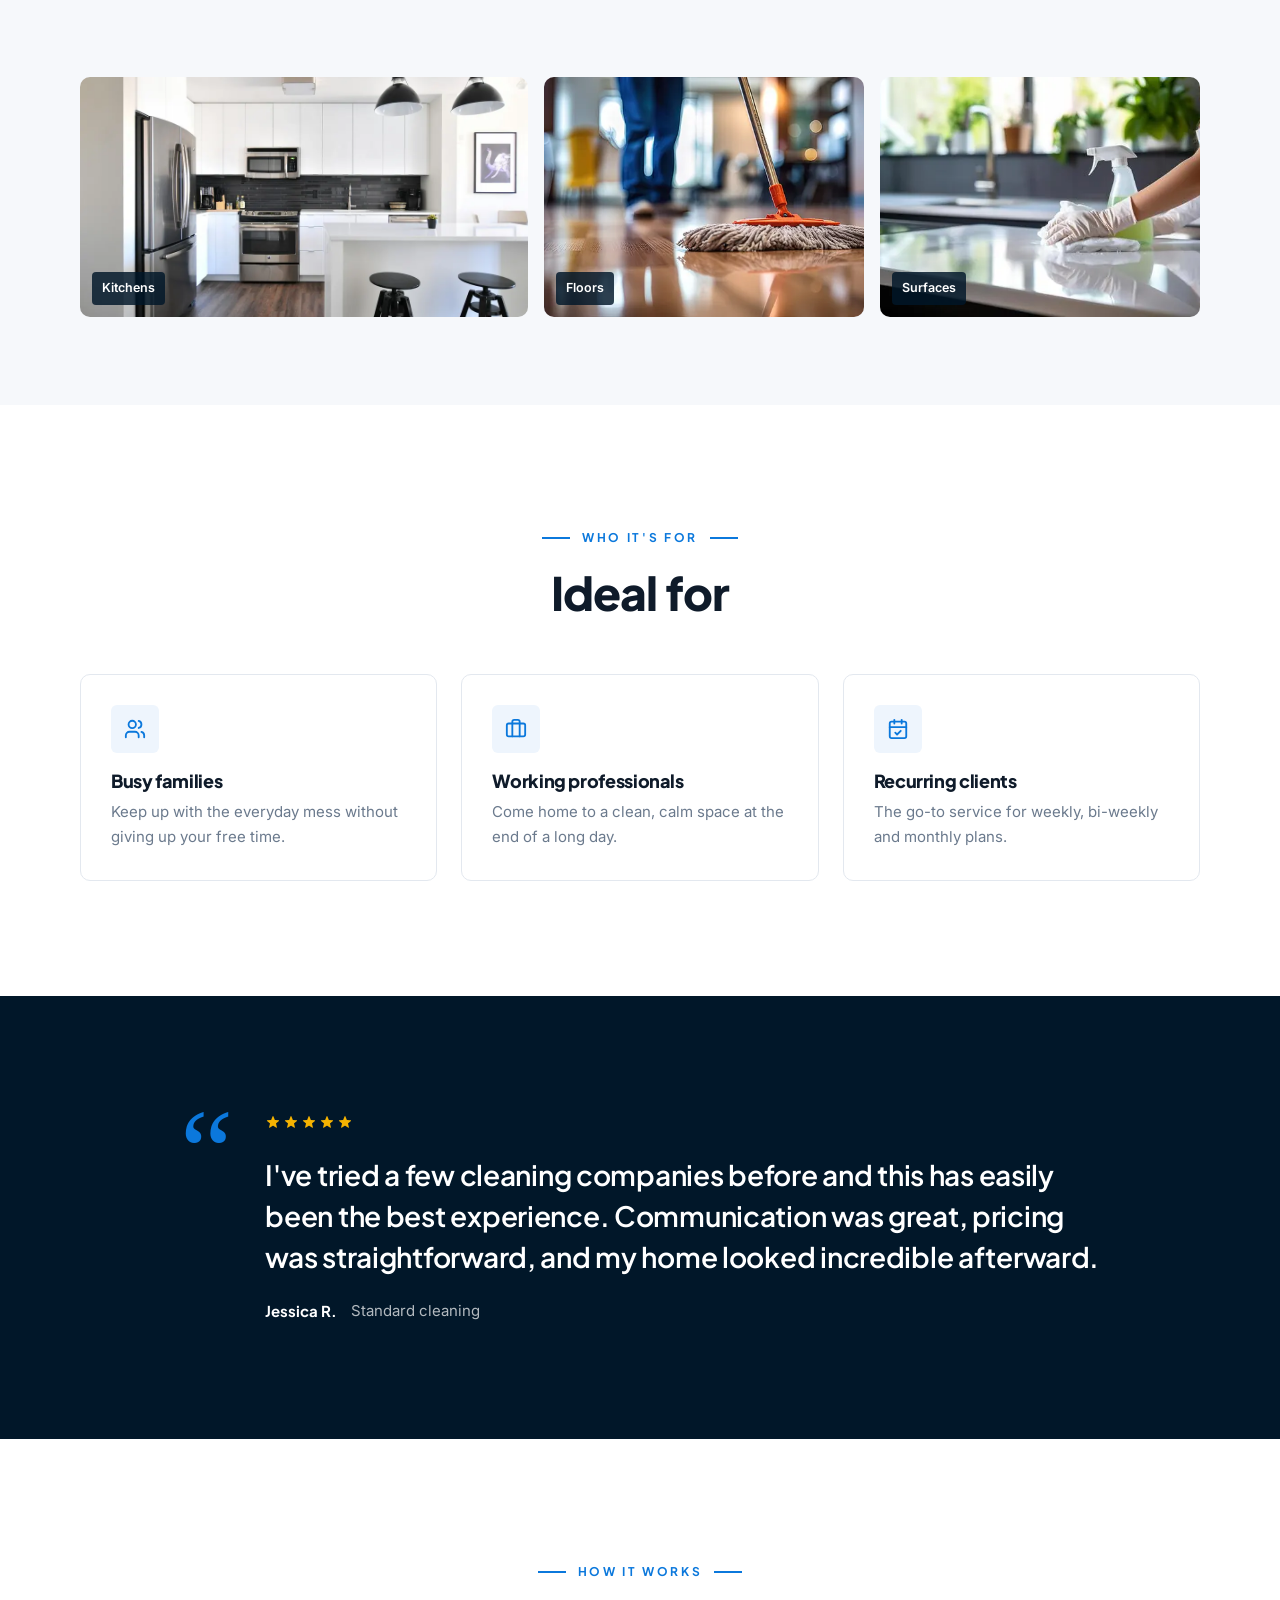
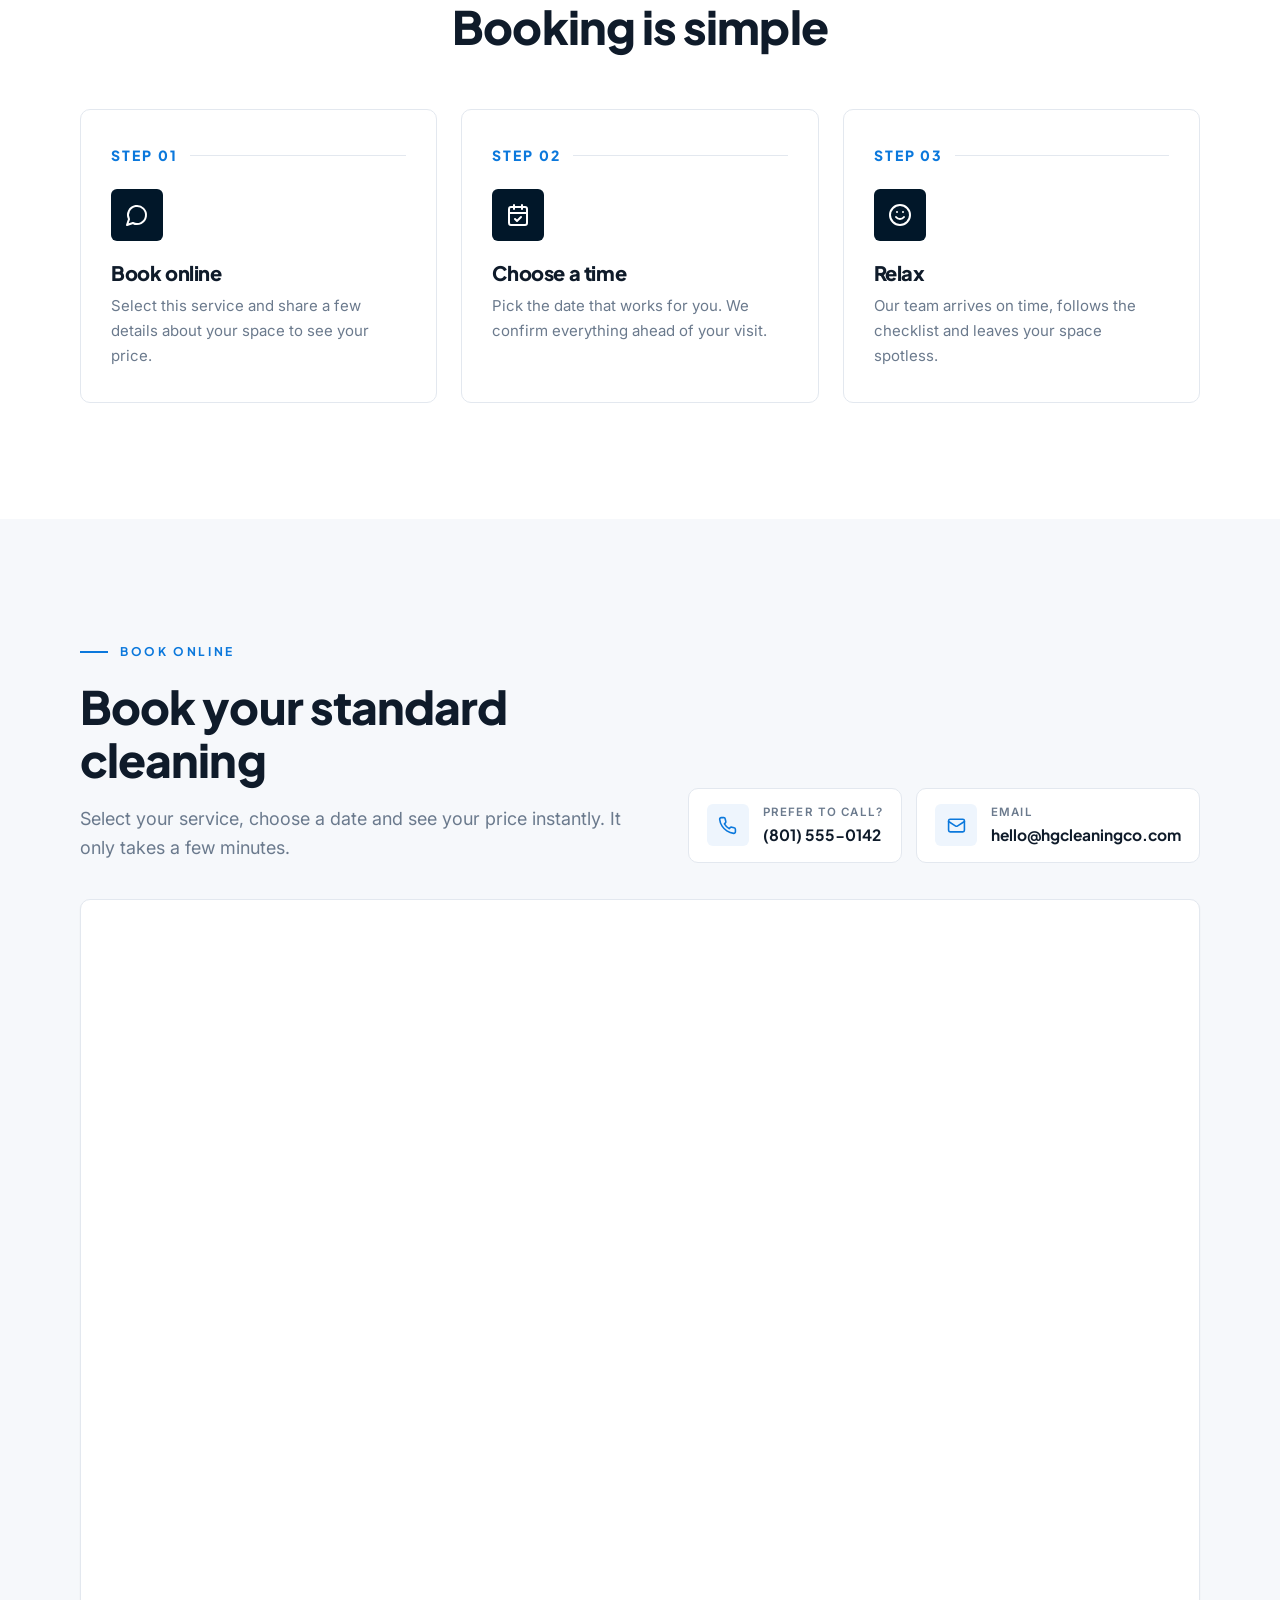
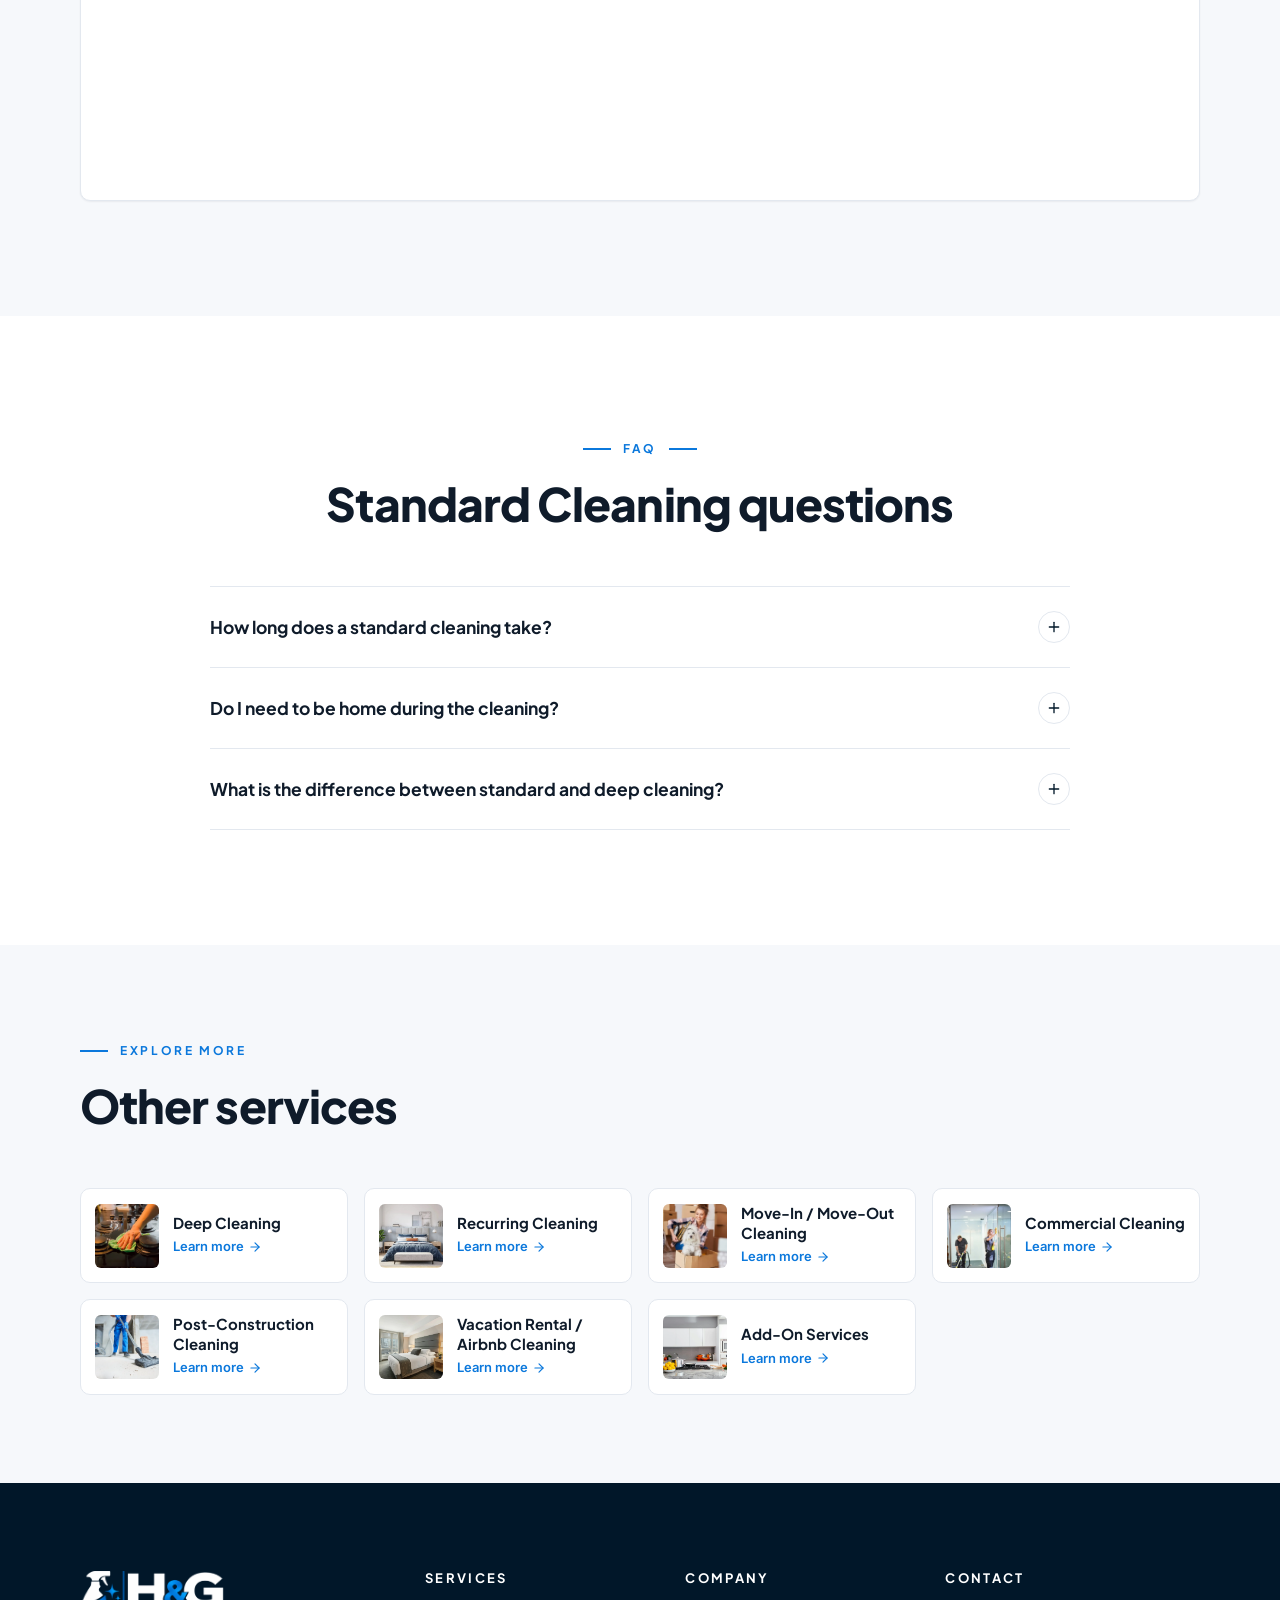
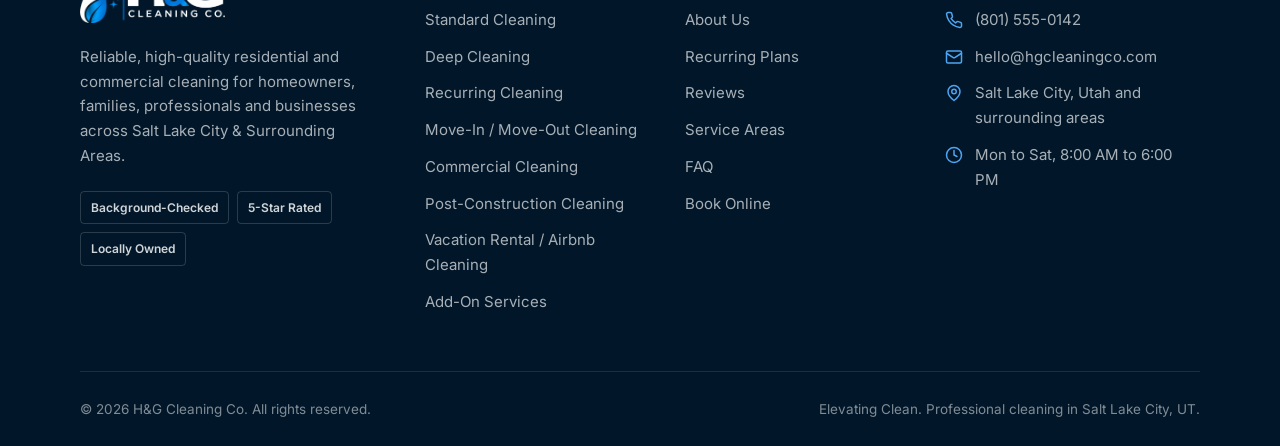
<file: services/standard-cleaning/index.html>
<!DOCTYPE html>
<html lang="en-US">
<head>
<meta charset="utf-8">
<meta name="viewport" content="width=device-width, initial-scale=1, viewport-fit=cover">
<title>Standard House Cleaning in Salt Lake City, UT | H&amp;G Cleaning Co.</title>
<meta name="description" content="Professional standard house cleaning in Salt Lake City and nearby areas. Dusting, vacuuming, mopping, kitchens and bathrooms done right by a background-checked team.">
<meta name="keywords" content="standard cleaning Salt Lake City, standard cleaning Utah, standard cleaning near me, H&amp;G Cleaning Co.">
<link rel="canonical" href="https://hgcleaningco.com/services/standard-cleaning/">
<meta name="robots" content="index, follow, max-image-preview:large">
<meta name="author" content="H&amp;G Cleaning Co.">
<meta name="theme-color" content="#011729">
<meta name="format-detection" content="telephone=yes">
<meta name="geo.region" content="US-UT">
<meta name="geo.placename" content="Salt Lake City">
<meta name="geo.position" content="40.7608;-111.891">
<meta name="ICBM" content="40.7608, -111.891">
<meta property="og:type" content="website">
<meta property="og:site_name" content="H&amp;G Cleaning Co.">
<meta property="og:locale" content="en_US">
<meta property="og:title" content="Standard House Cleaning in Salt Lake City, UT | H&amp;G Cleaning Co.">
<meta property="og:description" content="Professional standard house cleaning in Salt Lake City and nearby areas. Dusting, vacuuming, mopping, kitchens and bathrooms done right by a background-checked team.">
<meta property="og:url" content="https://hgcleaningco.com/services/standard-cleaning/">
<meta property="og:image" content="https://hgcleaningco.com/assets/og-image.jpg">
<meta property="og:image:width" content="1200">
<meta property="og:image:height" content="630">
<meta property="og:image:alt" content="H&amp;G Cleaning Co., Elevating Clean">
<meta name="twitter:card" content="summary_large_image">
<meta name="twitter:title" content="Standard House Cleaning in Salt Lake City, UT | H&amp;G Cleaning Co.">
<meta name="twitter:description" content="Professional standard house cleaning in Salt Lake City and nearby areas. Dusting, vacuuming, mopping, kitchens and bathrooms done right by a background-checked team.">
<meta name="twitter:image" content="https://hgcleaningco.com/assets/og-image.jpg">
<link rel="icon" href="../../favicon.ico" sizes="any">
<link rel="icon" type="image/png" sizes="32x32" href="../../assets/favicon-32.png">
<link rel="icon" type="image/png" sizes="16x16" href="../../assets/favicon-16.png">
<link rel="apple-touch-icon" href="../../assets/apple-touch-icon.png">
<link rel="manifest" href="../../site.webmanifest">
<link rel="preconnect" href="https://fonts.googleapis.com">
<link rel="preconnect" href="https://fonts.gstatic.com" crossorigin>
<link rel="stylesheet" href="https://fonts.googleapis.com/css2?family=Inter:wght@400;500;600&family=Plus+Jakarta+Sans:wght@600;700;800&display=swap">
<link rel="stylesheet" href="../../css/styles.css">
<link rel="preload" as="image" href="../../assets/img/standard-kitchen-island.webp" fetchpriority="high">
<script type="application/ld+json">{"@context":"https://schema.org","@type":"Service","name":"Standard Cleaning","serviceType":"Standard Cleaning","description":"Professional standard house cleaning in Salt Lake City and nearby areas. Dusting, vacuuming, mopping, kitchens and bathrooms done right by a background-checked team.","url":"https://hgcleaningco.com/services/standard-cleaning/","image":"https://hgcleaningco.com/assets/img/standard-kitchen-island.webp","provider":{"@type":"HouseCleaningService","@id":"https://hgcleaningco.com/#business","name":"H&G Cleaning Co.","telephone":"+18015550142","url":"https://hgcleaningco.com/"},"areaServed":[{"@type":"City","name":"Salt Lake City, UT"},{"@type":"City","name":"Sandy, UT"},{"@type":"City","name":"Draper, UT"},{"@type":"City","name":"West Jordan, UT"},{"@type":"City","name":"South Jordan, UT"},{"@type":"City","name":"Murray, UT"},{"@type":"City","name":"Holladay, UT"},{"@type":"City","name":"Millcreek, UT"},{"@type":"City","name":"Cottonwood Heights, UT"},{"@type":"City","name":"Midvale, UT"},{"@type":"City","name":"Taylorsville, UT"},{"@type":"City","name":"West Valley City, UT"},{"@type":"City","name":"Riverton, UT"},{"@type":"City","name":"Herriman, UT"},{"@type":"City","name":"Bountiful, UT"}]}</script>
<script type="application/ld+json">{"@context":"https://schema.org","@type":"BreadcrumbList","itemListElement":[{"@type":"ListItem","position":1,"name":"Home","item":"https://hgcleaningco.com/"},{"@type":"ListItem","position":2,"name":"Services","item":"https://hgcleaningco.com/#services"},{"@type":"ListItem","position":3,"name":"Standard Cleaning","item":"https://hgcleaningco.com/services/standard-cleaning/"}]}</script>
<script type="application/ld+json">{"@context":"https://schema.org","@type":"FAQPage","mainEntity":[{"@type":"Question","name":"How long does a standard cleaning take?","acceptedAnswer":{"@type":"Answer","text":"Most homes take two to four hours depending on size, number of bathrooms and the condition of the home. You will see clear pricing when you book online."}},{"@type":"Question","name":"Do I need to be home during the cleaning?","acceptedAnswer":{"@type":"Answer","text":"Not at all. Many clients give us entry instructions and come home to a finished clean. We will confirm arrival and let you know when we are done."}},{"@type":"Question","name":"What is the difference between standard and deep cleaning?","acceptedAnswer":{"@type":"Answer","text":"Standard cleaning maintains a home that is already in good shape. Deep cleaning goes further into buildup, baseboards, fixtures and hard-to-reach areas. If it has been a while, we usually recommend starting with a deep clean."}}]}</script>
</head>
<body>
<a class="skip-link" href="#main">Skip to content</a>
<header class="site-header" id="top">
  <div class="container">
    <a class="brand" href="../../" aria-label="H&amp;G Cleaning Co. home">
      <img src="../../assets/img/logo.png" alt="H&amp;G Cleaning Co. logo" width="640" height="229">
    </a>
    <nav class="nav" aria-label="Main">
      <a class="nav__link" href="../../">Home</a>
      <div class="nav__item">
        <button class="nav__link" type="button" aria-expanded="false" aria-haspopup="true">Services <svg viewBox="0 0 24 24" fill="none" stroke="currentColor" stroke-width="2" stroke-linecap="round" stroke-linejoin="round" aria-hidden="true" focusable="false"><path d="m6 9 6 6 6-6"/></svg></button>
        <div class="dropdown">
<a href="../../services/standard-cleaning/" aria-current="page"><span class="dropdown__icon"><svg viewBox="0 0 24 24" fill="none" stroke="currentColor" stroke-width="2" stroke-linecap="round" stroke-linejoin="round" aria-hidden="true" focusable="false"><path d="M15 21v-8a1 1 0 0 0-1-1h-4a1 1 0 0 0-1 1v8"/><path d="M3 10a2 2 0 0 1 .71-1.53l7-6a2 2 0 0 1 2.58 0l7 6A2 2 0 0 1 21 10v9a2 2 0 0 1-2 2H5a2 2 0 0 1-2-2z"/></svg></span><span><strong>Standard Cleaning</strong><span class="desc">Routine upkeep for a fresh, tidy home</span></span></a>
<a href="../../services/deep-cleaning/"><span class="dropdown__icon"><svg viewBox="0 0 24 24" fill="none" stroke="currentColor" stroke-width="2" stroke-linecap="round" stroke-linejoin="round" aria-hidden="true" focusable="false"><path d="M9.94 15.5A2 2 0 0 0 8.5 14.06l-6.13-1.58a.5.5 0 0 1 0-.96L8.5 9.94A2 2 0 0 0 9.94 8.5l1.58-6.13a.5.5 0 0 1 .96 0L14.06 8.5A2 2 0 0 0 15.5 9.94l6.13 1.58a.5.5 0 0 1 0 .96L15.5 14.06a2 2 0 0 0-1.44 1.44l-1.58 6.13a.5.5 0 0 1-.96 0z"/><path d="M20 3v4"/><path d="M22 5h-4"/></svg></span><span><strong>Deep Cleaning</strong><span class="desc">Top-to-bottom detail for buildup</span></span></a>
<a href="../../services/recurring-cleaning/"><span class="dropdown__icon"><svg viewBox="0 0 24 24" fill="none" stroke="currentColor" stroke-width="2" stroke-linecap="round" stroke-linejoin="round" aria-hidden="true" focusable="false"><rect x="3" y="4" width="18" height="18" rx="2"/><path d="M16 2v4"/><path d="M8 2v4"/><path d="M3 10h18"/><path d="m9 16 2 2 4-4"/></svg></span><span><strong>Recurring Cleaning</strong><span class="desc">Weekly, bi-weekly or monthly plans</span></span></a>
<a href="../../services/move-in-move-out-cleaning/"><span class="dropdown__icon"><svg viewBox="0 0 24 24" fill="none" stroke="currentColor" stroke-width="2" stroke-linecap="round" stroke-linejoin="round" aria-hidden="true" focusable="false"><path d="m15.5 7.5 2.3 2.3a1 1 0 0 0 1.4 0l2.1-2.1a1 1 0 0 0 0-1.4L19 4"/><path d="m21 2-9.6 9.6"/><circle cx="7.5" cy="15.5" r="5.5"/></svg></span><span><strong>Move-In / Move-Out Cleaning</strong><span class="desc">Empty-home cleaning for a smooth handover</span></span></a>
<a href="../../services/commercial-cleaning/"><span class="dropdown__icon"><svg viewBox="0 0 24 24" fill="none" stroke="currentColor" stroke-width="2" stroke-linecap="round" stroke-linejoin="round" aria-hidden="true" focusable="false"><rect x="4" y="2" width="16" height="20" rx="2"/><path d="M9 22v-4h6v4"/><path d="M8 6h.01"/><path d="M16 6h.01"/><path d="M12 6h.01"/><path d="M12 10h.01"/><path d="M12 14h.01"/><path d="M16 10h.01"/><path d="M16 14h.01"/><path d="M8 10h.01"/><path d="M8 14h.01"/></svg></span><span><strong>Commercial Cleaning</strong><span class="desc">Offices, retail and commercial spaces</span></span></a>
<a href="../../services/post-construction-cleaning/"><span class="dropdown__icon"><svg viewBox="0 0 24 24" fill="none" stroke="currentColor" stroke-width="2" stroke-linecap="round" stroke-linejoin="round" aria-hidden="true" focusable="false"><path d="M10 10V5a1 1 0 0 1 1-1h2a1 1 0 0 1 1 1v5"/><path d="M14 6a6 6 0 0 1 6 6v3"/><path d="M4 15v-3a6 6 0 0 1 6-6"/><rect x="2" y="15" width="20" height="4" rx="1"/></svg></span><span><strong>Post-Construction Cleaning</strong><span class="desc">Dust and debris removal after a build</span></span></a>
<a href="../../services/airbnb-vacation-rental-cleaning/"><span class="dropdown__icon"><svg viewBox="0 0 24 24" fill="none" stroke="currentColor" stroke-width="2" stroke-linecap="round" stroke-linejoin="round" aria-hidden="true" focusable="false"><path d="M2 4v16"/><path d="M2 8h18a2 2 0 0 1 2 2v10"/><path d="M2 17h20"/><path d="M6 8v9"/></svg></span><span><strong>Vacation Rental / Airbnb Cleaning</strong><span class="desc">Guest-ready turnovers between stays</span></span></a>
<a href="../../services/add-on-services/"><span class="dropdown__icon"><svg viewBox="0 0 24 24" fill="none" stroke="currentColor" stroke-width="2" stroke-linecap="round" stroke-linejoin="round" aria-hidden="true" focusable="false"><rect x="3" y="3" width="18" height="18" rx="2"/><path d="M8 12h8"/><path d="M12 8v8"/></svg></span><span><strong>Add-On Services</strong><span class="desc">Fridges, ovens, windows, laundry and more</span></span></a>
        </div>
      </div>
      <a class="nav__link" href="../../#about">About</a>
      <a class="nav__link" href="../../#reviews">Reviews</a>
      <a class="nav__link" href="#book">Contact</a>
    </nav>
    <div class="header__actions">
      <a class="btn btn--primary header__cta" href="#book">Book Now</a>
      <button class="menu-toggle" type="button" aria-label="Open menu" aria-expanded="false" aria-controls="mobile-menu"><svg class="ico-open" viewBox="0 0 24 24" fill="none" stroke="currentColor" stroke-width="2" stroke-linecap="round" stroke-linejoin="round" aria-hidden="true" focusable="false"><path d="M4 6h16"/><path d="M4 12h16"/><path d="M4 18h16"/></svg><svg class="ico-close" viewBox="0 0 24 24" fill="none" stroke="currentColor" stroke-width="2" stroke-linecap="round" stroke-linejoin="round" aria-hidden="true" focusable="false"><path d="M18 6 6 18"/><path d="m6 6 12 12"/></svg></button>
    </div>
  </div>
</header>
<nav class="mobile-menu" id="mobile-menu" aria-label="Mobile">
  <a href="../../">Home</a>
  <details open>
    <summary>Services <svg viewBox="0 0 24 24" fill="none" stroke="currentColor" stroke-width="2" stroke-linecap="round" stroke-linejoin="round" aria-hidden="true" focusable="false"><path d="m6 9 6 6 6-6"/></svg></summary>
    <ul>
<li><a href="../../services/standard-cleaning/" aria-current="page">Standard Cleaning</a></li>
<li><a href="../../services/deep-cleaning/">Deep Cleaning</a></li>
<li><a href="../../services/recurring-cleaning/">Recurring Cleaning</a></li>
<li><a href="../../services/move-in-move-out-cleaning/">Move-In / Move-Out Cleaning</a></li>
<li><a href="../../services/commercial-cleaning/">Commercial Cleaning</a></li>
<li><a href="../../services/post-construction-cleaning/">Post-Construction Cleaning</a></li>
<li><a href="../../services/airbnb-vacation-rental-cleaning/">Vacation Rental / Airbnb Cleaning</a></li>
<li><a href="../../services/add-on-services/">Add-On Services</a></li>
    </ul>
  </details>
  <a href="../../#about">About</a>
  <a href="../../#reviews">Reviews</a>
  <a href="../../#areas">Service Areas</a>
  <a href="#book">Book and Contact</a>
  <div class="mobile-menu__cta">
    <a class="btn btn--primary btn--block" href="#book">Book Now</a>
    <a class="btn btn--outline btn--block" href="tel:+18015550142"><svg viewBox="0 0 24 24" fill="none" stroke="currentColor" stroke-width="2" stroke-linecap="round" stroke-linejoin="round" aria-hidden="true" focusable="false"><path d="M22 16.92v3a2 2 0 0 1-2.18 2 19.79 19.79 0 0 1-8.63-3.07 19.5 19.5 0 0 1-6-6 19.79 19.79 0 0 1-3.07-8.67A2 2 0 0 1 4.11 2h3a2 2 0 0 1 2 1.72c.13.96.36 1.9.7 2.81a2 2 0 0 1-.45 2.11L8.09 9.91a16 16 0 0 0 6 6l1.27-1.27a2 2 0 0 1 2.11-.45c.91.34 1.85.57 2.81.7A2 2 0 0 1 22 16.92z"/></svg>Call (801) 555-0142</a>
  </div>
</nav>
<main id="main">

<section class="page-hero">
  <div class="container">
    <div>
      <nav class="breadcrumb" aria-label="Breadcrumb"><a href="../../">Home</a><svg viewBox="0 0 24 24" fill="none" stroke="currentColor" stroke-width="2" stroke-linecap="round" stroke-linejoin="round" aria-hidden="true" focusable="false"><path d="m9 18 6-6-6-6"/></svg><a href="../../#services">Services</a><svg viewBox="0 0 24 24" fill="none" stroke="currentColor" stroke-width="2" stroke-linecap="round" stroke-linejoin="round" aria-hidden="true" focusable="false"><path d="m9 18 6-6-6-6"/></svg><span aria-current="page">Standard Cleaning</span></nav>
      <span class="eyebrow">Salt Lake City Cleaning Services</span>
      <h1>Standard Cleaning</h1>
      <p class="lead">Routine cleaning designed to keep your home fresh, comfortable and guest-ready. We take care of the everyday work so your evenings and weekends stay yours.</p>
      <div class="page-hero__actions">
        <a class="btn btn--primary" href="#book">Book Now <svg viewBox="0 0 24 24" fill="none" stroke="currentColor" stroke-width="2" stroke-linecap="round" stroke-linejoin="round" aria-hidden="true" focusable="false"><path d="M5 12h14"/><path d="m12 5 7 7-7 7"/></svg></a>
        <a class="btn btn--outline" href="tel:+18015550142"><svg viewBox="0 0 24 24" fill="none" stroke="currentColor" stroke-width="2" stroke-linecap="round" stroke-linejoin="round" aria-hidden="true" focusable="false"><path d="M22 16.92v3a2 2 0 0 1-2.18 2 19.79 19.79 0 0 1-8.63-3.07 19.5 19.5 0 0 1-6-6 19.79 19.79 0 0 1-3.07-8.67A2 2 0 0 1 4.11 2h3a2 2 0 0 1 2 1.72c.13.96.36 1.9.7 2.81a2 2 0 0 1-.45 2.11L8.09 9.91a16 16 0 0 0 6 6l1.27-1.27a2 2 0 0 1 2.11-.45c.91.34 1.85.57 2.81.7A2 2 0 0 1 22 16.92z"/></svg>(801) 555-0142</a>
      </div>
      <ul class="page-hero__facts"><li><svg viewBox="0 0 24 24" fill="none" stroke="currentColor" stroke-width="2" stroke-linecap="round" stroke-linejoin="round" aria-hidden="true" focusable="false"><path d="M22 11.08V12a10 10 0 1 1-5.93-9.14"/><path d="m9 11 3 3L22 4"/></svg>Kitchens and bathrooms</li><li><svg viewBox="0 0 24 24" fill="none" stroke="currentColor" stroke-width="2" stroke-linecap="round" stroke-linejoin="round" aria-hidden="true" focusable="false"><path d="M22 11.08V12a10 10 0 1 1-5.93-9.14"/><path d="m9 11 3 3L22 4"/></svg>Floors vacuumed and mopped</li><li><svg viewBox="0 0 24 24" fill="none" stroke="currentColor" stroke-width="2" stroke-linecap="round" stroke-linejoin="round" aria-hidden="true" focusable="false"><path d="M22 11.08V12a10 10 0 1 1-5.93-9.14"/><path d="m9 11 3 3L22 4"/></svg>Same team, consistent results</li></ul>
    </div>
    <div class="page-hero__media">
      <img src="../../assets/img/standard-kitchen-island.webp" alt="Bright, freshly cleaned kitchen with a granite island and stainless appliances" width="1400" height="933" fetchpriority="high">
      <div class="page-hero__chip"><span class="ico"><svg viewBox="0 0 24 24" fill="none" stroke="currentColor" stroke-width="2" stroke-linecap="round" stroke-linejoin="round" aria-hidden="true" focusable="false"><path d="M15 21v-8a1 1 0 0 0-1-1h-4a1 1 0 0 0-1 1v8"/><path d="M3 10a2 2 0 0 1 .71-1.53l7-6a2 2 0 0 1 2.58 0l7 6A2 2 0 0 1 21 10v9a2 2 0 0 1-2 2H5a2 2 0 0 1-2-2z"/></svg></span><span><strong>Most booked</strong><span>Ideal for regular upkeep</span></span></div>
    </div>
  </div>
</section>

<section class="section">
  <div class="container detail">
    <div>
      <span class="eyebrow">Overview</span>
      <h2>What to expect from your standard cleaning</h2>
      <p>Our standard cleaning is the reliable reset your home needs. Every visit follows a clear checklist so you know exactly what is covered, from wiped kitchen counters and polished fixtures to vacuumed rugs and mopped floors.</p>
<p>It is the perfect fit for homes that are already in good shape and simply need consistent care. Pair it with a recurring plan and your home stays clean week after week without you having to think about it.</p>
      <ul class="check-list">
        <li><span class="check-list__icon"><svg viewBox="0 0 24 24" fill="none" stroke="currentColor" stroke-width="2" stroke-linecap="round" stroke-linejoin="round" aria-hidden="true" focusable="false"><path d="M20 6 9 17l-5-5"/></svg></span><div><strong>Background-checked team</strong><span class="d">Trusted professionals in your space.</span></div></li>
        <li><span class="check-list__icon"><svg viewBox="0 0 24 24" fill="none" stroke="currentColor" stroke-width="2" stroke-linecap="round" stroke-linejoin="round" aria-hidden="true" focusable="false"><path d="M20 6 9 17l-5-5"/></svg></span><div><strong>Professional supplies included</strong><span class="d">We arrive with everything needed to do the job right.</span></div></li>
        <li><span class="check-list__icon"><svg viewBox="0 0 24 24" fill="none" stroke="currentColor" stroke-width="2" stroke-linecap="round" stroke-linejoin="round" aria-hidden="true" focusable="false"><path d="M20 6 9 17l-5-5"/></svg></span><div><strong>Clear, upfront pricing</strong><span class="d">Know exactly what you are paying before we start.</span></div></li>
      </ul>
      <a class="btn btn--navy" href="#book">Book Now <svg viewBox="0 0 24 24" fill="none" stroke="currentColor" stroke-width="2" stroke-linecap="round" stroke-linejoin="round" aria-hidden="true" focusable="false"><path d="M5 12h14"/><path d="m12 5 7 7-7 7"/></svg></a>
    </div>
    <div class="included">
      <h3>What's included</h3>
      <p>A clear checklist so you always know what is covered.</p>
      <div class="included__group"><h4>Kitchen</h4><ul><li><svg viewBox="0 0 24 24" fill="none" stroke="currentColor" stroke-width="2" stroke-linecap="round" stroke-linejoin="round" aria-hidden="true" focusable="false"><path d="M20 6 9 17l-5-5"/></svg>Countertops and backsplash wiped and sanitized</li><li><svg viewBox="0 0 24 24" fill="none" stroke="currentColor" stroke-width="2" stroke-linecap="round" stroke-linejoin="round" aria-hidden="true" focusable="false"><path d="M20 6 9 17l-5-5"/></svg>Exterior of appliances, microwave and cabinet fronts</li><li><svg viewBox="0 0 24 24" fill="none" stroke="currentColor" stroke-width="2" stroke-linecap="round" stroke-linejoin="round" aria-hidden="true" focusable="false"><path d="M20 6 9 17l-5-5"/></svg>Sink scrubbed and faucet polished</li><li><svg viewBox="0 0 24 24" fill="none" stroke="currentColor" stroke-width="2" stroke-linecap="round" stroke-linejoin="round" aria-hidden="true" focusable="false"><path d="M20 6 9 17l-5-5"/></svg>Floors vacuumed and mopped</li></ul></div>
<div class="included__group"><h4>Bathrooms</h4><ul><li><svg viewBox="0 0 24 24" fill="none" stroke="currentColor" stroke-width="2" stroke-linecap="round" stroke-linejoin="round" aria-hidden="true" focusable="false"><path d="M20 6 9 17l-5-5"/></svg>Toilets, tubs and showers cleaned and disinfected</li><li><svg viewBox="0 0 24 24" fill="none" stroke="currentColor" stroke-width="2" stroke-linecap="round" stroke-linejoin="round" aria-hidden="true" focusable="false"><path d="M20 6 9 17l-5-5"/></svg>Mirrors and glass streak-free</li><li><svg viewBox="0 0 24 24" fill="none" stroke="currentColor" stroke-width="2" stroke-linecap="round" stroke-linejoin="round" aria-hidden="true" focusable="false"><path d="M20 6 9 17l-5-5"/></svg>Vanities, sinks and fixtures shined</li><li><svg viewBox="0 0 24 24" fill="none" stroke="currentColor" stroke-width="2" stroke-linecap="round" stroke-linejoin="round" aria-hidden="true" focusable="false"><path d="M20 6 9 17l-5-5"/></svg>Floors washed and trash emptied</li></ul></div>
<div class="included__group"><h4>Living Areas and Bedrooms</h4><ul><li><svg viewBox="0 0 24 24" fill="none" stroke="currentColor" stroke-width="2" stroke-linecap="round" stroke-linejoin="round" aria-hidden="true" focusable="false"><path d="M20 6 9 17l-5-5"/></svg>Dusting of reachable surfaces, shelves and decor</li><li><svg viewBox="0 0 24 24" fill="none" stroke="currentColor" stroke-width="2" stroke-linecap="round" stroke-linejoin="round" aria-hidden="true" focusable="false"><path d="M20 6 9 17l-5-5"/></svg>Carpets and rugs vacuumed</li><li><svg viewBox="0 0 24 24" fill="none" stroke="currentColor" stroke-width="2" stroke-linecap="round" stroke-linejoin="round" aria-hidden="true" focusable="false"><path d="M20 6 9 17l-5-5"/></svg>Hard floors mopped</li><li><svg viewBox="0 0 24 24" fill="none" stroke="currentColor" stroke-width="2" stroke-linecap="round" stroke-linejoin="round" aria-hidden="true" focusable="false"><path d="M20 6 9 17l-5-5"/></svg>Beds made and general tidying</li></ul></div>
    </div>
  </div>
</section>

<section class="section section--soft" style="padding-top:clamp(56px,7vw,88px);padding-bottom:clamp(56px,7vw,88px)">
  <div class="container">
    <div class="gallery">
<figure><img src="../../assets/img/standard-white-kitchen.webp" alt="White kitchen with clean counters and cabinetry" width="1000" height="667" loading="lazy"><figcaption>Kitchens</figcaption></figure>
<figure><img src="../../assets/img/standard-mopping-floor.webp" alt="Cleaner mopping a hardwood floor" width="1000" height="667" loading="lazy"><figcaption>Floors</figcaption></figure>
<figure><img src="../../assets/img/standard-wiping-counter.webp" alt="Gloved hand wiping a kitchen counter" width="1000" height="667" loading="lazy"><figcaption>Surfaces</figcaption></figure>
    </div>
  </div>
</section>

<section class="section">
  <div class="container">
    <div class="section-head section-head--center">
      <span class="eyebrow">Who It's For</span>
      <h2>Ideal for</h2>
    </div>
    <div class="ideal">
<div class="ideal__card"><span class="ico"><svg viewBox="0 0 24 24" fill="none" stroke="currentColor" stroke-width="2" stroke-linecap="round" stroke-linejoin="round" aria-hidden="true" focusable="false"><path d="M16 21v-2a4 4 0 0 0-4-4H6a4 4 0 0 0-4 4v2"/><circle cx="9" cy="7" r="4"/><path d="M22 21v-2a4 4 0 0 0-3-3.87"/><path d="M16 3.13a4 4 0 0 1 0 7.75"/></svg></span><h3>Busy families</h3><p>Keep up with the everyday mess without giving up your free time.</p></div>
<div class="ideal__card"><span class="ico"><svg viewBox="0 0 24 24" fill="none" stroke="currentColor" stroke-width="2" stroke-linecap="round" stroke-linejoin="round" aria-hidden="true" focusable="false"><path d="M16 20V4a2 2 0 0 0-2-2h-4a2 2 0 0 0-2 2v16"/><rect x="2" y="6" width="20" height="14" rx="2"/></svg></span><h3>Working professionals</h3><p>Come home to a clean, calm space at the end of a long day.</p></div>
<div class="ideal__card"><span class="ico"><svg viewBox="0 0 24 24" fill="none" stroke="currentColor" stroke-width="2" stroke-linecap="round" stroke-linejoin="round" aria-hidden="true" focusable="false"><rect x="3" y="4" width="18" height="18" rx="2"/><path d="M16 2v4"/><path d="M8 2v4"/><path d="M3 10h18"/><path d="m9 16 2 2 4-4"/></svg></span><h3>Recurring clients</h3><p>The go-to service for weekly, bi-weekly and monthly plans.</p></div>
    </div>
  </div>
</section>

<section class="section section--navy">
  <div class="container">
    <div class="feature-quote">
      <div class="feature-quote__mark" aria-hidden="true">&ldquo;</div>
      <div>
        <span class="stars" aria-label="5 out of 5 stars"><svg viewBox="0 0 24 24" fill="currentColor" stroke="none" aria-hidden="true" focusable="false"><path d="M11.48 3.5a.56.56 0 0 1 1.04 0l2.13 5.11a.56.56 0 0 0 .48.35l5.52.44c.5.04.7.66.32.99l-4.2 3.6a.56.56 0 0 0-.18.56l1.28 5.39a.56.56 0 0 1-.84.61l-4.72-2.89a.56.56 0 0 0-.59 0l-4.73 2.89a.56.56 0 0 1-.84-.61l1.28-5.39a.56.56 0 0 0-.18-.56l-4.2-3.6a.56.56 0 0 1 .32-.99l5.52-.44a.56.56 0 0 0 .47-.35z"/></svg><svg viewBox="0 0 24 24" fill="currentColor" stroke="none" aria-hidden="true" focusable="false"><path d="M11.48 3.5a.56.56 0 0 1 1.04 0l2.13 5.11a.56.56 0 0 0 .48.35l5.52.44c.5.04.7.66.32.99l-4.2 3.6a.56.56 0 0 0-.18.56l1.28 5.39a.56.56 0 0 1-.84.61l-4.72-2.89a.56.56 0 0 0-.59 0l-4.73 2.89a.56.56 0 0 1-.84-.61l1.28-5.39a.56.56 0 0 0-.18-.56l-4.2-3.6a.56.56 0 0 1 .32-.99l5.52-.44a.56.56 0 0 0 .47-.35z"/></svg><svg viewBox="0 0 24 24" fill="currentColor" stroke="none" aria-hidden="true" focusable="false"><path d="M11.48 3.5a.56.56 0 0 1 1.04 0l2.13 5.11a.56.56 0 0 0 .48.35l5.52.44c.5.04.7.66.32.99l-4.2 3.6a.56.56 0 0 0-.18.56l1.28 5.39a.56.56 0 0 1-.84.61l-4.72-2.89a.56.56 0 0 0-.59 0l-4.73 2.89a.56.56 0 0 1-.84-.61l1.28-5.39a.56.56 0 0 0-.18-.56l-4.2-3.6a.56.56 0 0 1 .32-.99l5.52-.44a.56.56 0 0 0 .47-.35z"/></svg><svg viewBox="0 0 24 24" fill="currentColor" stroke="none" aria-hidden="true" focusable="false"><path d="M11.48 3.5a.56.56 0 0 1 1.04 0l2.13 5.11a.56.56 0 0 0 .48.35l5.52.44c.5.04.7.66.32.99l-4.2 3.6a.56.56 0 0 0-.18.56l1.28 5.39a.56.56 0 0 1-.84.61l-4.72-2.89a.56.56 0 0 0-.59 0l-4.73 2.89a.56.56 0 0 1-.84-.61l1.28-5.39a.56.56 0 0 0-.18-.56l-4.2-3.6a.56.56 0 0 1 .32-.99l5.52-.44a.56.56 0 0 0 .47-.35z"/></svg><svg viewBox="0 0 24 24" fill="currentColor" stroke="none" aria-hidden="true" focusable="false"><path d="M11.48 3.5a.56.56 0 0 1 1.04 0l2.13 5.11a.56.56 0 0 0 .48.35l5.52.44c.5.04.7.66.32.99l-4.2 3.6a.56.56 0 0 0-.18.56l1.28 5.39a.56.56 0 0 1-.84.61l-4.72-2.89a.56.56 0 0 0-.59 0l-4.73 2.89a.56.56 0 0 1-.84-.61l1.28-5.39a.56.56 0 0 0-.18-.56l-4.2-3.6a.56.56 0 0 1 .32-.99l5.52-.44a.56.56 0 0 0 .47-.35z"/></svg></span>
        <blockquote style="margin-top:18px">I&#x27;ve tried a few cleaning companies before and this has easily been the best experience. Communication was great, pricing was straightforward, and my home looked incredible afterward.</blockquote>
        <cite><strong>Jessica R.</strong> Standard cleaning</cite>
      </div>
    </div>
  </div>
</section>

<section class="section">
  <div class="container">
    <div class="section-head section-head--center">
      <span class="eyebrow">How It Works</span>
      <h2>Booking is simple</h2>
    </div>
    <div class="steps">
      <div class="step"><div class="step__num">STEP 01</div><div class="step__icon"><svg viewBox="0 0 24 24" fill="none" stroke="currentColor" stroke-width="2" stroke-linecap="round" stroke-linejoin="round" aria-hidden="true" focusable="false"><path d="M7.9 20A9 9 0 1 0 4 16.1L2 22Z"/></svg></div><h3>Book online</h3><p>Select this service and share a few details about your space to see your price.</p></div>
      <div class="step"><div class="step__num">STEP 02</div><div class="step__icon"><svg viewBox="0 0 24 24" fill="none" stroke="currentColor" stroke-width="2" stroke-linecap="round" stroke-linejoin="round" aria-hidden="true" focusable="false"><rect x="3" y="4" width="18" height="18" rx="2"/><path d="M16 2v4"/><path d="M8 2v4"/><path d="M3 10h18"/><path d="m9 16 2 2 4-4"/></svg></div><h3>Choose a time</h3><p>Pick the date that works for you. We confirm everything ahead of your visit.</p></div>
      <div class="step"><div class="step__num">STEP 03</div><div class="step__icon"><svg viewBox="0 0 24 24" fill="none" stroke="currentColor" stroke-width="2" stroke-linecap="round" stroke-linejoin="round" aria-hidden="true" focusable="false"><circle cx="12" cy="12" r="10"/><path d="M8 14s1.5 2 4 2 4-2 4-2"/><path d="M9 9h.01"/><path d="M15 9h.01"/></svg></div><h3>Relax</h3><p>Our team arrives on time, follows the checklist and leaves your space spotless.</p></div>
    </div>
  </div>
</section>

<section class="section section--soft booking" id="book">
  <div class="container">
    <div class="booking__head">
      <div class="section-head">
        <span class="eyebrow">Book Online</span>
        <h2>Book your standard cleaning</h2>
        <p>Select your service, choose a date and see your price instantly. It only takes a few minutes.</p>
      </div>
      <div class="booking__contact">
        <a href="tel:+18015550142"><span class="ico"><svg viewBox="0 0 24 24" fill="none" stroke="currentColor" stroke-width="2" stroke-linecap="round" stroke-linejoin="round" aria-hidden="true" focusable="false"><path d="M22 16.92v3a2 2 0 0 1-2.18 2 19.79 19.79 0 0 1-8.63-3.07 19.5 19.5 0 0 1-6-6 19.79 19.79 0 0 1-3.07-8.67A2 2 0 0 1 4.11 2h3a2 2 0 0 1 2 1.72c.13.96.36 1.9.7 2.81a2 2 0 0 1-.45 2.11L8.09 9.91a16 16 0 0 0 6 6l1.27-1.27a2 2 0 0 1 2.11-.45c.91.34 1.85.57 2.81.7A2 2 0 0 1 22 16.92z"/></svg></span><span><small>Prefer to call?</small><strong>(801) 555-0142</strong></span></a>
        <a href="mailto:hello@hgcleaningco.com"><span class="ico"><svg viewBox="0 0 24 24" fill="none" stroke="currentColor" stroke-width="2" stroke-linecap="round" stroke-linejoin="round" aria-hidden="true" focusable="false"><rect x="2" y="4" width="20" height="16" rx="2"/><path d="m22 7-8.97 5.7a1.94 1.94 0 0 1-2.06 0L2 7"/></svg></span><span><small>Email</small><strong>hello@hgcleaningco.com</strong></span></a>
      </div>
    </div>
    <div class="booking__frame">
      <iframe src="https://hgcleaningco.bookingkoala.com/booknow?embed=true" title="Book a cleaning with H&amp;G Cleaning Co." width="100%" scrolling="yes" loading="lazy" allow="payment"></iframe>
    </div>
  </div>
</section>

<section class="section" id="faq">
  <div class="container">
    <div class="section-head section-head--center">
      <span class="eyebrow">FAQ</span>
      <h2>Standard Cleaning questions</h2>
    </div>
    <div class="faq">
<details><summary>How long does a standard cleaning take?<span class="pm"><svg viewBox="0 0 24 24" fill="none" stroke="currentColor" stroke-width="2" stroke-linecap="round" stroke-linejoin="round" aria-hidden="true" focusable="false"><path d="M12 5v14"/><path d="M5 12h14"/></svg></span></summary><div><p>Most homes take two to four hours depending on size, number of bathrooms and the condition of the home. You will see clear pricing when you book online.</p></div></details>
<details><summary>Do I need to be home during the cleaning?<span class="pm"><svg viewBox="0 0 24 24" fill="none" stroke="currentColor" stroke-width="2" stroke-linecap="round" stroke-linejoin="round" aria-hidden="true" focusable="false"><path d="M12 5v14"/><path d="M5 12h14"/></svg></span></summary><div><p>Not at all. Many clients give us entry instructions and come home to a finished clean. We will confirm arrival and let you know when we are done.</p></div></details>
<details><summary>What is the difference between standard and deep cleaning?<span class="pm"><svg viewBox="0 0 24 24" fill="none" stroke="currentColor" stroke-width="2" stroke-linecap="round" stroke-linejoin="round" aria-hidden="true" focusable="false"><path d="M12 5v14"/><path d="M5 12h14"/></svg></span></summary><div><p>Standard cleaning maintains a home that is already in good shape. Deep cleaning goes further into buildup, baseboards, fixtures and hard-to-reach areas. If it has been a while, we usually recommend starting with a deep clean.</p></div></details>
    </div>
  </div>
</section>

<section class="section section--soft" style="padding-top:clamp(56px,7vw,88px);padding-bottom:clamp(56px,7vw,88px)">
  <div class="container">
    <div class="section-head">
      <span class="eyebrow">Explore More</span>
      <h2>Other services</h2>
    </div>
    <div class="other-services">
<a class="mini-card" href="../deep-cleaning/"><img src="../../assets/img/deep-stovetop-detail.webp" alt="" width="64" height="64" loading="lazy"><span><strong>Deep Cleaning</strong><span>Learn more <svg viewBox="0 0 24 24" fill="none" stroke="currentColor" stroke-width="2" stroke-linecap="round" stroke-linejoin="round" aria-hidden="true" focusable="false"><path d="M5 12h14"/><path d="m12 5 7 7-7 7"/></svg></span></span></a>
<a class="mini-card" href="../recurring-cleaning/"><img src="../../assets/img/recurring-made-bedroom.webp" alt="" width="64" height="64" loading="lazy"><span><strong>Recurring Cleaning</strong><span>Learn more <svg viewBox="0 0 24 24" fill="none" stroke="currentColor" stroke-width="2" stroke-linecap="round" stroke-linejoin="round" aria-hidden="true" focusable="false"><path d="M5 12h14"/><path d="m12 5 7 7-7 7"/></svg></span></span></a>
<a class="mini-card" href="../move-in-move-out-cleaning/"><img src="../../assets/img/move-moving-day-boxes.webp" alt="" width="64" height="64" loading="lazy"><span><strong>Move-In / Move-Out Cleaning</strong><span>Learn more <svg viewBox="0 0 24 24" fill="none" stroke="currentColor" stroke-width="2" stroke-linecap="round" stroke-linejoin="round" aria-hidden="true" focusable="false"><path d="M5 12h14"/><path d="m12 5 7 7-7 7"/></svg></span></span></a>
<a class="mini-card" href="../commercial-cleaning/"><img src="../../assets/img/commercial-office-glass.webp" alt="" width="64" height="64" loading="lazy"><span><strong>Commercial Cleaning</strong><span>Learn more <svg viewBox="0 0 24 24" fill="none" stroke="currentColor" stroke-width="2" stroke-linecap="round" stroke-linejoin="round" aria-hidden="true" focusable="false"><path d="M5 12h14"/><path d="m12 5 7 7-7 7"/></svg></span></span></a>
<a class="mini-card" href="../post-construction-cleaning/"><img src="../../assets/img/construction-dust-vacuum.webp" alt="" width="64" height="64" loading="lazy"><span><strong>Post-Construction Cleaning</strong><span>Learn more <svg viewBox="0 0 24 24" fill="none" stroke="currentColor" stroke-width="2" stroke-linecap="round" stroke-linejoin="round" aria-hidden="true" focusable="false"><path d="M5 12h14"/><path d="m12 5 7 7-7 7"/></svg></span></span></a>
<a class="mini-card" href="../airbnb-vacation-rental-cleaning/"><img src="../../assets/img/rental-guest-bedroom.webp" alt="" width="64" height="64" loading="lazy"><span><strong>Vacation Rental / Airbnb Cleaning</strong><span>Learn more <svg viewBox="0 0 24 24" fill="none" stroke="currentColor" stroke-width="2" stroke-linecap="round" stroke-linejoin="round" aria-hidden="true" focusable="false"><path d="M5 12h14"/><path d="m12 5 7 7-7 7"/></svg></span></span></a>
<a class="mini-card" href="../add-on-services/"><img src="../../assets/img/addon-kitchen-appliances.webp" alt="" width="64" height="64" loading="lazy"><span><strong>Add-On Services</strong><span>Learn more <svg viewBox="0 0 24 24" fill="none" stroke="currentColor" stroke-width="2" stroke-linecap="round" stroke-linejoin="round" aria-hidden="true" focusable="false"><path d="M5 12h14"/><path d="m12 5 7 7-7 7"/></svg></span></span></a>
    </div>
  </div>
</section>

</main>
<footer class="site-footer">
  <div class="container">
    <div class="footer__top">
      <div class="footer__brand">
        <img src="../../assets/img/logo-white.png" alt="H&amp;G Cleaning Co." width="640" height="229" loading="lazy">
        <p>Reliable, high-quality residential and commercial cleaning for homeowners, families, professionals and businesses across Salt Lake City & Surrounding Areas.</p>
        <div class="footer__badges"><span>Background-Checked</span><span>5-Star Rated</span><span>Locally Owned</span></div>
      </div>
      <div>
        <h3>Services</h3>
        <ul>
<li><a href="../../services/standard-cleaning/">Standard Cleaning</a></li>
<li><a href="../../services/deep-cleaning/">Deep Cleaning</a></li>
<li><a href="../../services/recurring-cleaning/">Recurring Cleaning</a></li>
<li><a href="../../services/move-in-move-out-cleaning/">Move-In / Move-Out Cleaning</a></li>
<li><a href="../../services/commercial-cleaning/">Commercial Cleaning</a></li>
<li><a href="../../services/post-construction-cleaning/">Post-Construction Cleaning</a></li>
<li><a href="../../services/airbnb-vacation-rental-cleaning/">Vacation Rental / Airbnb Cleaning</a></li>
<li><a href="../../services/add-on-services/">Add-On Services</a></li>
        </ul>
      </div>
      <div>
        <h3>Company</h3>
        <ul>
          <li><a href="../../#about">About Us</a></li>
          <li><a href="../../services/recurring-cleaning/">Recurring Plans</a></li>
          <li><a href="../../#reviews">Reviews</a></li>
          <li><a href="../../#areas">Service Areas</a></li>
          <li><a href="../../#faq">FAQ</a></li>
          <li><a href="#book">Book Online</a></li>
        </ul>
      </div>
      <div>
        <h3>Contact</h3>
        <ul class="footer__contact">
          <li><svg viewBox="0 0 24 24" fill="none" stroke="currentColor" stroke-width="2" stroke-linecap="round" stroke-linejoin="round" aria-hidden="true" focusable="false"><path d="M22 16.92v3a2 2 0 0 1-2.18 2 19.79 19.79 0 0 1-8.63-3.07 19.5 19.5 0 0 1-6-6 19.79 19.79 0 0 1-3.07-8.67A2 2 0 0 1 4.11 2h3a2 2 0 0 1 2 1.72c.13.96.36 1.9.7 2.81a2 2 0 0 1-.45 2.11L8.09 9.91a16 16 0 0 0 6 6l1.27-1.27a2 2 0 0 1 2.11-.45c.91.34 1.85.57 2.81.7A2 2 0 0 1 22 16.92z"/></svg><a href="tel:+18015550142">(801) 555-0142</a></li>
          <li><svg viewBox="0 0 24 24" fill="none" stroke="currentColor" stroke-width="2" stroke-linecap="round" stroke-linejoin="round" aria-hidden="true" focusable="false"><rect x="2" y="4" width="20" height="16" rx="2"/><path d="m22 7-8.97 5.7a1.94 1.94 0 0 1-2.06 0L2 7"/></svg><a href="mailto:hello@hgcleaningco.com">hello@hgcleaningco.com</a></li>
          <li><svg viewBox="0 0 24 24" fill="none" stroke="currentColor" stroke-width="2" stroke-linecap="round" stroke-linejoin="round" aria-hidden="true" focusable="false"><path d="M20 10c0 6-8 12-8 12s-8-6-8-12a8 8 0 0 1 16 0Z"/><circle cx="12" cy="10" r="3"/></svg><span>Salt Lake City, Utah and surrounding areas</span></li>
          <li><svg viewBox="0 0 24 24" fill="none" stroke="currentColor" stroke-width="2" stroke-linecap="round" stroke-linejoin="round" aria-hidden="true" focusable="false"><circle cx="12" cy="12" r="10"/><path d="M12 6v6l4 2"/></svg><span>Mon to Sat, 8:00 AM to 6:00 PM</span></li>
        </ul>
      </div>
    </div>
    <div class="footer__bottom">
      <span>&copy; <span data-year>2026</span> H&amp;G Cleaning Co. All rights reserved.</span>
      <span>Elevating Clean. Professional cleaning in Salt Lake City, UT.</span>
    </div>
  </div>
</footer>
<div class="mobile-bar">
  <a class="btn btn--outline" href="tel:+18015550142"><svg viewBox="0 0 24 24" fill="none" stroke="currentColor" stroke-width="2" stroke-linecap="round" stroke-linejoin="round" aria-hidden="true" focusable="false"><path d="M22 16.92v3a2 2 0 0 1-2.18 2 19.79 19.79 0 0 1-8.63-3.07 19.5 19.5 0 0 1-6-6 19.79 19.79 0 0 1-3.07-8.67A2 2 0 0 1 4.11 2h3a2 2 0 0 1 2 1.72c.13.96.36 1.9.7 2.81a2 2 0 0 1-.45 2.11L8.09 9.91a16 16 0 0 0 6 6l1.27-1.27a2 2 0 0 1 2.11-.45c.91.34 1.85.57 2.81.7A2 2 0 0 1 22 16.92z"/></svg>Call</a>
  <a class="btn btn--primary" href="#book">Book Now</a>
</div>
<script src="../../js/main.js" defer></script>
</body>
</html>
</file>
<file: css/styles.css>
/* H&G Cleaning Co. */

:root {
  --navy: #011729;
  --navy-2: #0a2540;
  --navy-3: #13314f;
  --blue: #0b78dc;
  --blue-600: #0866bd;
  --blue-50: #eef5fd;
  --blue-100: #dbeafb;
  --ink: #0f1b2a;
  --text: #46566a;
  --muted: #6b7a8d;
  --line: #e3e8ef;
  --bg: #ffffff;
  --bg-soft: #f6f8fb;
  --white: #ffffff;
  --star: #f5b301;

  --font-head: "Plus Jakarta Sans", system-ui, -apple-system, "Segoe UI", sans-serif;
  --font-body: "Inter", system-ui, -apple-system, "Segoe UI", sans-serif;

  --radius: 6px;
  --radius-lg: 10px;
  --shadow-sm: 0 1px 2px rgba(1, 23, 41, .06);
  --shadow: 0 10px 30px -12px rgba(1, 23, 41, .18);
  --shadow-lg: 0 30px 60px -24px rgba(1, 23, 41, .35);

  --container: 1200px;
  --gutter: clamp(20px, 4vw, 40px);
  --section: clamp(64px, 9vw, 120px);
  --header-h: 76px;
}

*, *::before, *::after { box-sizing: border-box; }
html { -webkit-text-size-adjust: 100%; scroll-behavior: smooth; scroll-padding-top: calc(var(--header-h) + 16px); }
body {
  margin: 0;
  font-family: var(--font-body);
  font-size: 16px;
  line-height: 1.65;
  color: var(--text);
  background: var(--bg);
  -webkit-font-smoothing: antialiased;
  -moz-osx-font-smoothing: grayscale;
  text-rendering: optimizeLegibility;
}
img { max-width: 100%; height: auto; display: block; }
a { color: inherit; text-decoration: none; }
button, input, select, textarea { font: inherit; color: inherit; }
h1, h2, h3, h4 { font-family: var(--font-head); color: var(--ink); margin: 0; line-height: 1.15; letter-spacing: -0.02em; font-weight: 800; }
p { margin: 0 0 1em; }
ul { margin: 0; padding: 0; list-style: none; }
::selection { background: var(--blue-100); color: var(--navy); }
:focus-visible { outline: 2px solid var(--blue); outline-offset: 3px; border-radius: 2px; }

.container { width: 100%; max-width: var(--container); margin: 0 auto; padding: 0 var(--gutter); }
.section { padding: var(--section) 0; }
.section--soft { background: var(--bg-soft); }
.section--navy { background: var(--navy); color: rgba(255,255,255,.75); }
.section--navy h2, .section--navy h3 { color: var(--white); }
.sr-only { position: absolute; width: 1px; height: 1px; padding: 0; margin: -1px; overflow: hidden; clip: rect(0,0,0,0); white-space: nowrap; border: 0; }
.skip-link { position: absolute; left: 16px; top: -60px; z-index: 200; background: var(--navy); color: #fff; padding: 10px 16px; border-radius: var(--radius); }
.skip-link:focus { top: 12px; }

/* Typography helpers */
.eyebrow {
  display: inline-flex; align-items: center; gap: 12px;
  font-family: var(--font-head); font-size: 12px; font-weight: 700;
  letter-spacing: .22em; text-transform: uppercase; color: var(--blue);
  margin-bottom: 18px;
}
.eyebrow::before { content: ""; width: 28px; height: 2px; background: currentColor; }
.eyebrow--light { color: #6fb4f5; }
.section-head { max-width: 680px; margin-bottom: clamp(36px, 5vw, 56px); }
.section-head--center { margin-left: auto; margin-right: auto; text-align: center; }
.section-head--center .eyebrow::after { content: ""; width: 28px; height: 2px; background: currentColor; }
.section-head h2 { font-size: clamp(30px, 4.2vw, 46px); margin-bottom: 18px; }
.section-head p { font-size: 18px; color: var(--muted); margin: 0; }
.section--navy .section-head p { color: rgba(255,255,255,.7); }
.lead { font-size: clamp(17px, 1.6vw, 19px); line-height: 1.7; }

/* Buttons */
.btn {
  display: inline-flex; align-items: center; justify-content: center; gap: 10px;
  min-height: 52px; padding: 0 26px;
  font-family: var(--font-head); font-weight: 700; font-size: 15px; letter-spacing: .01em;
  border-radius: var(--radius); border: 1.5px solid transparent;
  cursor: pointer; transition: background-color .2s, color .2s, border-color .2s, transform .2s;
  white-space: nowrap;
}
.btn svg { width: 18px; height: 18px; flex: none; }
.btn--primary { background: var(--blue); color: #fff; }
.btn--primary:hover { background: var(--blue-600); }
.btn--navy { background: var(--navy); color: #fff; }
.btn--navy:hover { background: var(--navy-3); }
.btn--outline { border-color: var(--line); color: var(--ink); background: #fff; }
.btn--outline:hover { border-color: var(--navy); }
.btn--ghost-light { border-color: rgba(255,255,255,.35); color: #fff; }
.btn--ghost-light:hover { border-color: #fff; background: rgba(255,255,255,.06); }
.btn--block { width: 100%; }
.text-link {
  display: inline-flex; align-items: center; gap: 8px;
  font-family: var(--font-head); font-weight: 700; font-size: 14px; color: var(--navy);
}
.text-link svg { width: 16px; height: 16px; transition: transform .2s; }
.text-link:hover { color: var(--blue); }
.text-link:hover svg { transform: translateX(3px); }

/* Header */
.site-header {
  position: sticky; top: 0; z-index: 100;
  background: rgba(255,255,255,.97);
  border-bottom: 1px solid var(--line);
  transition: box-shadow .25s;
}
@supports (backdrop-filter: blur(10px)) {
  .site-header { background: rgba(255,255,255,.9); backdrop-filter: saturate(180%) blur(12px); -webkit-backdrop-filter: saturate(180%) blur(12px); }
}
.site-header.is-scrolled { box-shadow: 0 6px 24px -14px rgba(1,23,41,.25); }
.site-header .container { display: flex; align-items: center; justify-content: space-between; gap: 24px; height: var(--header-h); }
.brand { display: flex; align-items: center; flex: none; }
.brand img { height: 46px; width: auto; }

.nav { display: flex; align-items: center; gap: 4px; }
.nav__link {
  display: inline-flex; align-items: center; gap: 6px;
  padding: 10px 14px; border-radius: var(--radius);
  font-family: var(--font-head); font-weight: 600; font-size: 15px; color: var(--ink);
  background: none; border: 0; cursor: pointer; transition: color .2s;
}
.nav__link:hover, .nav__link[aria-current="page"] { color: var(--blue); }
.nav__link svg { width: 16px; height: 16px; transition: transform .2s; }
.nav__item { position: relative; }
.nav__item:hover > .nav__link svg, .nav__item.is-open > .nav__link svg { transform: rotate(180deg); }
.dropdown {
  position: absolute; top: calc(100% + 8px); left: 50%; transform: translate(-50%, 6px);
  width: 560px; padding: 14px;
  background: #fff; border: 1px solid var(--line); border-radius: var(--radius-lg); box-shadow: var(--shadow-lg);
  display: grid; grid-template-columns: 1fr 1fr; gap: 2px;
  opacity: 0; visibility: hidden; transition: opacity .18s, transform .18s, visibility .18s;
}
.dropdown::before { content: ""; position: absolute; left: 0; right: 0; top: -12px; height: 12px; }
.nav__item:hover .dropdown, .nav__item:focus-within .dropdown, .nav__item.is-open .dropdown { opacity: 1; visibility: visible; transform: translate(-50%, 0); }
.dropdown a { display: flex; gap: 12px; align-items: flex-start; padding: 12px; border-radius: var(--radius); transition: background-color .15s; }
.dropdown a:hover, .dropdown a[aria-current="page"] { background: var(--bg-soft); }
.dropdown__icon { flex: none; width: 36px; height: 36px; border-radius: var(--radius); background: var(--blue-50); color: var(--blue); display: grid; place-items: center; }
.dropdown__icon svg { width: 18px; height: 18px; }
.dropdown strong { display: block; font-family: var(--font-head); font-size: 14px; color: var(--ink); line-height: 1.3; }
.dropdown span.desc { display: block; font-size: 12.5px; color: var(--muted); line-height: 1.45; margin-top: 2px; }

.header__actions { display: flex; align-items: center; gap: 12px; }
.header__cta { min-height: 46px; padding: 0 20px; }

.menu-toggle {
  display: none; width: 46px; height: 46px; border-radius: var(--radius);
  border: 1px solid var(--line); background: #fff; cursor: pointer;
  align-items: center; justify-content: center; color: var(--navy);
}
.menu-toggle svg { width: 22px; height: 22px; }
.menu-toggle .ico-close { display: none; }
.menu-open .menu-toggle .ico-open { display: none; }
.menu-open .menu-toggle .ico-close { display: block; }

/* Mobile menu */
.mobile-menu {
  position: fixed; inset: var(--header-h) 0 0 0; z-index: 99;
  background: #fff; overflow-y: auto; -webkit-overflow-scrolling: touch;
  padding: 12px var(--gutter) 120px;
  transform: translateX(100%); transition: transform .3s ease; visibility: hidden;
}
.menu-open .mobile-menu { transform: none; visibility: visible; }
.menu-open { overflow: hidden; }
.mobile-menu > a, .mobile-menu summary {
  display: flex; align-items: center; justify-content: space-between;
  padding: 18px 0; border-bottom: 1px solid var(--line);
  font-family: var(--font-head); font-weight: 700; font-size: 18px; color: var(--ink); cursor: pointer; list-style: none;
}
.mobile-menu summary::-webkit-details-marker { display: none; }
.mobile-menu summary svg { width: 20px; height: 20px; transition: transform .2s; }
.mobile-menu details[open] summary svg { transform: rotate(180deg); }
.mobile-menu details ul { padding: 8px 0 12px; border-bottom: 1px solid var(--line); }
.mobile-menu details a { display: block; padding: 11px 0 11px 14px; color: var(--text); font-weight: 500; border-left: 2px solid var(--line); }
.mobile-menu details a[aria-current="page"] { color: var(--blue); border-left-color: var(--blue); }
.mobile-menu__cta { display: grid; gap: 12px; margin-top: 28px; }

/* Mobile action bar */
.mobile-bar {
  display: none; position: fixed; left: 0; right: 0; bottom: 0; z-index: 90;
  padding: 10px 12px calc(10px + env(safe-area-inset-bottom));
  background: rgba(255,255,255,.97); border-top: 1px solid var(--line);
  grid-template-columns: 1fr 1.4fr; gap: 10px;
  box-shadow: 0 -8px 24px -16px rgba(1,23,41,.3);
}
.mobile-bar .btn { min-height: 48px; padding: 0 14px; font-size: 15px; }

/* Hero (home) */
.hero { background: linear-gradient(180deg, var(--blue-50) 0%, #fff 100%); padding: clamp(40px, 6vw, 80px) 0 clamp(56px, 7vw, 96px); }
.hero__grid { display: grid; grid-template-columns: 1fr 1.05fr; gap: clamp(40px, 5vw, 72px); align-items: center; }
.hero h1 { font-size: clamp(40px, 4.8vw, 62px); line-height: 1.05; letter-spacing: -0.035em; margin-bottom: 22px; }
.hero h1 span { color: var(--blue); }
.hero .lead { color: var(--text); max-width: 500px; margin-bottom: 32px; }
.hero__actions { display: flex; flex-wrap: wrap; gap: 12px; margin-bottom: 40px; }
.hero__proof { display: flex; flex-wrap: wrap; align-items: center; gap: 20px 36px; padding-top: 28px; border-top: 1px solid var(--line); max-width: 540px; }
.hero__rating { display: flex; align-items: center; gap: 12px; }
.hero__rating strong { font-family: var(--font-head); font-size: 34px; line-height: 1; color: var(--ink); }
.hero__rating span { display: block; font-size: 13px; color: var(--muted); margin-top: 2px; }
.hero__proof ul { display: grid; gap: 8px; font-size: 14px; color: var(--ink); font-weight: 500; }
.hero__proof li { display: flex; align-items: center; gap: 8px; }
.hero__proof li svg { width: 17px; height: 17px; color: var(--blue); }
.hero__mosaic { display: grid; grid-template-columns: 1.1fr 1fr; gap: 16px; }
.hero__tall, .hero__small { position: relative; border-radius: var(--radius-lg); overflow: hidden; background: var(--bg-soft); }
.hero__tall { grid-row: 1 / span 2; min-height: 540px; }
.hero__small { aspect-ratio: 4 / 3; }
.hero__tall img, .hero__small img { position: absolute; inset: 0; width: 100%; height: 100%; object-fit: cover; }
.hero__book { display: flex; flex-direction: column; justify-content: center; padding: 26px; border-radius: var(--radius-lg); background: var(--navy); color: rgba(255,255,255,.72); }
.hero__book-label { font-family: var(--font-head); font-size: 11px; font-weight: 700; letter-spacing: .2em; text-transform: uppercase; color: #6fb4f5; margin-bottom: 10px; }
.hero__book h2 { color: #fff; font-size: 21px; margin-bottom: 8px; }
.hero__book p { font-size: 14.5px; margin-bottom: 20px; }

/* Service tiles (home) */
.tiles { display: grid; grid-template-columns: repeat(4, 1fr); gap: 24px; }
.tile { display: flex; flex-direction: column; background: #fff; border: 1px solid var(--line); border-radius: var(--radius-lg); overflow: hidden; transition: border-color .25s, box-shadow .25s, transform .25s; }
.tile:hover { border-color: #cfd9e5; box-shadow: var(--shadow); transform: translateY(-3px); }
.tile__media { aspect-ratio: 4 / 3; overflow: hidden; background: var(--bg-soft); }
.tile__media img { width: 100%; height: 100%; object-fit: cover; transition: transform .6s ease; }
.tile:hover .tile__media img { transform: scale(1.05); }
.tile__body { display: flex; flex-direction: column; flex: 1; padding: 20px 22px 22px; }
.tile h3 { font-size: 17.5px; letter-spacing: -0.01em; margin-bottom: 6px; }
.tile p { font-size: 14.5px; color: var(--muted); margin: 0 0 16px; }
.tile .text-link { margin-top: auto; }

/* Split / about */
.split { display: grid; grid-template-columns: 1fr 1fr; gap: clamp(40px, 6vw, 88px); align-items: center; }
.split--reverse .split__media { order: 2; }
.split__content h2 { font-size: clamp(30px, 4vw, 44px); margin-bottom: 20px; }
.split__content > p { margin-bottom: 1.1em; }
.about-collage { position: relative; padding: 0 28px 40px 0; }
.about-collage__main { border-radius: var(--radius-lg); overflow: hidden; aspect-ratio: 4 / 3.2; }
.about-collage__main img { width: 100%; height: 100%; object-fit: cover; }
.about-collage__inset { position: absolute; right: 0; bottom: 0; width: 42%; aspect-ratio: 4 / 3; border-radius: var(--radius-lg); overflow: hidden; border: 6px solid var(--bg-soft); box-shadow: var(--shadow); }
.about-collage__inset img { width: 100%; height: 100%; object-fit: cover; }
.stats { display: grid; grid-template-columns: repeat(3, 1fr); gap: 16px; padding-top: 26px; border-top: 1px solid var(--line); }
.stats strong { display: block; font-family: var(--font-head); font-size: 30px; line-height: 1.1; color: var(--navy); }
.stats span { font-size: 13.5px; color: var(--muted); }
.why { display: grid; grid-template-columns: repeat(3, 1fr); gap: 32px; }
.why-card__media { aspect-ratio: 4 / 3; border-radius: var(--radius-lg); overflow: hidden; margin-bottom: 22px; background: var(--bg-soft); }
.why-card__media img { width: 100%; height: 100%; object-fit: cover; }
.why-card h3 { font-size: 20px; margin-bottom: 8px; }
.why-card p { font-size: 15px; color: var(--muted); margin: 0; }
.simple-checks { display: grid; gap: 12px; margin: 26px 0 30px; }
.simple-checks li { display: flex; align-items: center; gap: 12px; color: var(--ink); font-weight: 500; }
.simple-checks svg { flex: none; width: 20px; height: 20px; padding: 3px; border-radius: 50%; background: var(--blue-50); color: var(--blue); }
.stars { display: inline-flex; gap: 2px; color: var(--star); }
.stars svg { width: 16px; height: 16px; color: var(--star); }

.check-list { display: grid; gap: 14px; margin: 26px 0 32px; }
.check-list li { display: flex; gap: 14px; align-items: flex-start; }
.check-list__icon { flex: none; width: 24px; height: 24px; margin-top: 1px; border-radius: 50%; background: var(--blue); color: #fff; display: grid; place-items: center; }
.check-list__icon svg { width: 14px; height: 14px; }
.check-list strong { display: block; color: var(--ink); font-family: var(--font-head); font-size: 16px; }
.check-list span.d { font-size: 14.5px; color: var(--muted); }
.check-list--2col { grid-template-columns: 1fr 1fr; gap: 12px 28px; }
.check-list--2col li { font-size: 15px; color: var(--ink); }

/* Steps */
.steps { display: grid; grid-template-columns: repeat(3, 1fr); gap: 24px; counter-reset: step; }
.step { position: relative; padding: 34px 30px; background: #fff; border: 1px solid var(--line); border-radius: var(--radius-lg); }
.step__num { font-family: var(--font-head); font-weight: 800; font-size: 14px; letter-spacing: .14em; color: var(--blue); margin-bottom: 22px; display: flex; align-items: center; gap: 12px; }
.step__num::after { content: ""; flex: 1; height: 1px; background: var(--line); }
.step__icon { width: 52px; height: 52px; border-radius: var(--radius); background: var(--navy); color: #fff; display: grid; place-items: center; margin-bottom: 20px; }
.step__icon svg { width: 24px; height: 24px; }
.step h3 { font-size: 20px; margin-bottom: 10px; }
.step p { font-size: 15px; color: var(--muted); margin: 0; }

.steps-inline { display: grid; grid-template-columns: repeat(3, 1fr); gap: 48px; margin: 0; padding: 0; list-style: none; text-align: center; max-width: 980px; margin-left: auto; margin-right: auto; }
.steps-inline__num { display: inline-grid; place-items: center; width: 52px; height: 52px; border-radius: 50%; border: 1.5px solid var(--blue-100); color: var(--blue); font-family: var(--font-head); font-weight: 800; font-size: 18px; margin-bottom: 18px; }
.steps-inline h3 { font-size: 19px; margin-bottom: 8px; }
.steps-inline p { font-size: 15px; color: var(--muted); margin: 0 auto; max-width: 260px; }

/* Reviews */
.reviews-split { display: grid; grid-template-columns: .9fr 1.1fr; gap: clamp(40px, 6vw, 88px); align-items: center; }
.reviews-split__media { position: relative; }
.reviews-split__media img { width: 100%; aspect-ratio: 4 / 4.6; object-fit: cover; border-radius: var(--radius-lg); }
.reviews-split__badge { position: absolute; left: 20px; bottom: 20px; display: flex; align-items: center; gap: 10px; flex-wrap: wrap; max-width: calc(100% - 40px); background: #fff; padding: 14px 18px; border-radius: var(--radius-lg); box-shadow: var(--shadow); }
.reviews-split__badge strong { font-family: var(--font-head); font-size: 24px; color: var(--ink); line-height: 1; }
.reviews-split__badge span:last-child { font-size: 13px; color: var(--muted); }
.reviews-split__title { font-size: clamp(30px, 4vw, 42px); margin-bottom: 12px; }
.quotes { display: grid; }
.quote { margin: 0; padding: 26px 0; border-bottom: 1px solid var(--line); }
.quote:last-child { border-bottom: 0; padding-bottom: 0; }
.quote blockquote { margin: 12px 0 16px; font-size: 16.5px; line-height: 1.7; color: var(--ink); }
.quote figcaption { display: flex; align-items: center; gap: 12px; font-size: 13px; color: var(--muted); }
.quote figcaption strong { display: block; font-family: var(--font-head); font-size: 15px; color: var(--ink); line-height: 1.3; }
.reviews { display: grid; grid-template-columns: repeat(3, 1fr); gap: 24px; }
.review { display: flex; flex-direction: column; padding: 30px; background: #fff; border: 1px solid var(--line); border-radius: var(--radius-lg); }
.review blockquote { margin: 18px 0 24px; font-size: 16px; line-height: 1.7; color: var(--ink); }
.review footer { margin-top: auto; display: flex; align-items: center; gap: 12px; padding-top: 20px; border-top: 1px solid var(--line); }
.review__avatar { width: 42px; height: 42px; border-radius: 50%; background: var(--blue-50); color: var(--blue); display: grid; place-items: center; font-family: var(--font-head); font-weight: 800; font-size: 15px; }
.review footer strong { display: block; font-family: var(--font-head); color: var(--ink); font-size: 15px; line-height: 1.3; }
.review footer span { font-size: 13px; color: var(--muted); }

/* Areas */
.areas { display: grid; grid-template-columns: 1fr 1.1fr; gap: clamp(32px, 5vw, 72px); align-items: center; }
.areas h2 { font-size: clamp(30px, 4vw, 42px); margin-bottom: 16px; }
.area-chips { display: flex; flex-wrap: wrap; gap: 8px; margin-top: 28px; }
.area-chips li { font-size: 13.5px; padding: 7px 12px; border: 1px solid rgba(255,255,255,.16); border-radius: 999px; color: rgba(255,255,255,.86); }
.areas__map { border-radius: var(--radius-lg); overflow: hidden; aspect-ratio: 4 / 3; background: var(--navy-2); border: 1px solid rgba(255,255,255,.1); }
.areas__map iframe { width: 100%; height: 100%; border: 0; display: block; filter: grayscale(.25) contrast(1.05); }

/* FAQ */
.faq { max-width: 860px; margin: 0 auto; border-top: 1px solid var(--line); }
.faq details { border-bottom: 1px solid var(--line); }
.faq summary {
  display: flex; align-items: center; justify-content: space-between; gap: 24px;
  padding: 24px 0; cursor: pointer; list-style: none;
  font-family: var(--font-head); font-weight: 700; font-size: 17.5px; color: var(--ink);
}
.faq summary::-webkit-details-marker { display: none; }
.faq summary .pm { flex: none; width: 32px; height: 32px; border-radius: 50%; border: 1px solid var(--line); display: grid; place-items: center; color: var(--navy); transition: transform .25s, background-color .25s, color .25s; }
.faq summary .pm svg { width: 16px; height: 16px; }
.faq details[open] summary .pm { transform: rotate(45deg); background: var(--navy); color: #fff; border-color: var(--navy); }
.faq details > div { padding: 0 56px 24px 0; color: var(--text); }
.faq details > div p:last-child { margin: 0; }

/* Booking (BookingKoala embed, no embed.js: fixed viewport height, internal scroll) */
.booking__head { display: flex; align-items: flex-end; justify-content: space-between; gap: 32px; margin-bottom: 36px; }
.booking__head .section-head { margin-bottom: 0; }
.booking__contact { display: flex; gap: 14px; flex-wrap: wrap; flex: none; }
.booking__contact a { display: flex; align-items: center; gap: 14px; padding: 14px 18px; background: #fff; border: 1px solid var(--line); border-radius: var(--radius-lg); transition: border-color .2s; }
.booking__contact a:hover { border-color: var(--blue); }
.booking__contact .ico { flex: none; width: 42px; height: 42px; border-radius: var(--radius); background: var(--blue-50); color: var(--blue); display: grid; place-items: center; }
.booking__contact svg { width: 19px; height: 19px; }
.booking__contact small { display: block; font-size: 11.5px; font-weight: 600; letter-spacing: .1em; text-transform: uppercase; color: var(--muted); }
.booking__contact strong { font-family: var(--font-head); color: var(--ink); font-size: 15.5px; }
.booking__frame { background: #fff; border: 1px solid var(--line); border-radius: var(--radius-lg); overflow: hidden; box-shadow: var(--shadow-sm); }
.booking__frame iframe { display: block; width: 100%; height: 100vh; height: 100dvh; border: 0; }

/* CTA band */
.cta-band { position: relative; overflow: hidden; background: var(--navy); color: rgba(255,255,255,.78); }
.cta-band__bg { position: absolute; inset: 0; }
.cta-band__bg img { width: 100%; height: 100%; object-fit: cover; }
.cta-band__bg::after { content: ""; position: absolute; inset: 0; background: rgba(1,23,41,.86); }
.cta-band .container { position: relative; display: flex; align-items: center; justify-content: space-between; gap: 32px; padding-top: clamp(56px, 7vw, 88px); padding-bottom: clamp(56px, 7vw, 88px); }
.cta-band h2 { color: #fff; font-size: clamp(28px, 3.6vw, 40px); margin-bottom: 12px; }
.cta-band p { margin: 0; font-size: 17px; max-width: 560px; }
.cta-band__actions { display: flex; gap: 14px; flex-wrap: wrap; flex: none; }

/* Page hero (service pages) */
.page-hero { background: var(--bg-soft); border-bottom: 1px solid var(--line); }
.page-hero .container { display: grid; grid-template-columns: 1fr 1fr; gap: clamp(32px, 5vw, 72px); align-items: center; padding-top: clamp(36px, 5vw, 64px); padding-bottom: clamp(48px, 6vw, 80px); }
.breadcrumb { display: flex; flex-wrap: wrap; align-items: center; gap: 8px; font-size: 13.5px; color: var(--muted); margin-bottom: 26px; }
.breadcrumb a:hover { color: var(--blue); }
.breadcrumb svg { width: 14px; height: 14px; color: #a5b1bf; }
.breadcrumb [aria-current] { color: var(--ink); font-weight: 600; }
.page-hero h1 { font-size: clamp(36px, 5vw, 58px); letter-spacing: -0.03em; margin-bottom: 20px; }
.page-hero .lead { color: var(--text); margin-bottom: 30px; max-width: 560px; }
.page-hero__actions { display: flex; flex-wrap: wrap; gap: 14px; margin-bottom: 34px; }
.page-hero__facts { display: flex; flex-wrap: wrap; gap: 12px 26px; font-size: 14.5px; color: var(--ink); }
.page-hero__facts li { display: inline-flex; align-items: center; gap: 9px; }
.page-hero__facts svg { width: 18px; height: 18px; color: var(--blue); }
.page-hero__media { position: relative; }
.page-hero__media > img { width: 100%; aspect-ratio: 5 / 4; object-fit: cover; border-radius: var(--radius-lg); }
.page-hero__media::before { content: ""; position: absolute; top: -14px; right: -14px; width: 90px; height: 90px; border-top: 2px solid var(--blue); border-right: 2px solid var(--blue); border-top-right-radius: var(--radius-lg); }
.page-hero__chip { position: absolute; left: -18px; bottom: 28px; display: flex; align-items: center; gap: 12px; background: #fff; padding: 14px 18px; border-radius: var(--radius-lg); box-shadow: var(--shadow); }
.page-hero__chip .ico { width: 40px; height: 40px; border-radius: 50%; background: var(--navy); color: #fff; display: grid; place-items: center; }
.page-hero__chip svg { width: 18px; height: 18px; }
.page-hero__chip strong { display: block; font-family: var(--font-head); font-size: 15px; color: var(--ink); line-height: 1.25; }
.page-hero__chip span { font-size: 12.5px; color: var(--muted); }

/* Service detail */
.detail { display: grid; grid-template-columns: 1.05fr .95fr; gap: clamp(40px, 6vw, 80px); align-items: start; }
.detail h2 { font-size: clamp(28px, 3.6vw, 40px); margin-bottom: 20px; }
.included { background: var(--bg-soft); border: 1px solid var(--line); border-radius: var(--radius-lg); padding: clamp(24px, 3vw, 36px); }
.included h3 { font-size: 20px; margin-bottom: 6px; }
.included > p { font-size: 14.5px; color: var(--muted); margin-bottom: 22px; }
.included__group + .included__group { margin-top: 22px; padding-top: 22px; border-top: 1px solid var(--line); }
.included__group h4 { font-size: 13px; letter-spacing: .16em; text-transform: uppercase; color: var(--blue); margin-bottom: 14px; font-weight: 700; }
.included ul { display: grid; gap: 10px; }
.included li { display: flex; gap: 12px; font-size: 15px; color: var(--ink); line-height: 1.5; }
.included li svg { flex: none; width: 18px; height: 18px; margin-top: 2px; color: var(--blue); }

.gallery { display: grid; grid-template-columns: 1.4fr 1fr 1fr; gap: 16px; }
.gallery figure { margin: 0; position: relative; border-radius: var(--radius-lg); overflow: hidden; aspect-ratio: 4 / 3; background: var(--bg-soft); }
.gallery figure:first-child { aspect-ratio: auto; }
.gallery img { position: absolute; inset: 0; width: 100%; height: 100%; object-fit: cover; }
.gallery figcaption { position: absolute; left: 12px; bottom: 12px; background: rgba(1,23,41,.82); color: #fff; font-size: 12.5px; font-weight: 600; padding: 6px 10px; border-radius: 4px; }

.ideal { display: grid; grid-template-columns: repeat(3, 1fr); gap: 24px; }
.ideal__card { padding: 30px; border: 1px solid var(--line); border-radius: var(--radius-lg); background: #fff; }
.ideal__card .ico { width: 48px; height: 48px; border-radius: var(--radius); background: var(--blue-50); color: var(--blue); display: grid; place-items: center; margin-bottom: 18px; }
.ideal__card svg { width: 22px; height: 22px; }
.ideal__card h3 { font-size: 18px; margin-bottom: 8px; }
.ideal__card p { font-size: 15px; color: var(--muted); margin: 0; }

.feature-quote { display: grid; grid-template-columns: auto 1fr; gap: 32px; align-items: start; max-width: 920px; margin: 0 auto; }
.feature-quote__mark { font-family: Georgia, serif; font-size: 120px; line-height: .7; color: var(--blue); }
.feature-quote blockquote { margin: 0 0 22px; font-family: var(--font-head); font-size: clamp(21px, 2.6vw, 28px); line-height: 1.45; font-weight: 600; letter-spacing: -0.01em; color: #fff; }
.feature-quote cite { font-style: normal; display: flex; align-items: center; gap: 14px; color: rgba(255,255,255,.7); font-size: 15px; }
.feature-quote cite strong { color: #fff; font-family: var(--font-head); }

.other-services { display: grid; grid-template-columns: repeat(4, 1fr); gap: 16px; }
.mini-card { display: flex; align-items: center; gap: 14px; padding: 14px; border: 1px solid var(--line); border-radius: var(--radius-lg); background: #fff; transition: border-color .2s, box-shadow .2s; }
.mini-card:hover { border-color: #cfd9e5; box-shadow: var(--shadow); }
.mini-card img { width: 64px; height: 64px; border-radius: var(--radius); object-fit: cover; flex: none; }
.mini-card strong { display: block; font-family: var(--font-head); font-size: 15px; color: var(--ink); line-height: 1.3; }
.mini-card > span { display: block; min-width: 0; }
.mini-card > span > span { display: inline-flex; align-items: center; gap: 4px; font-size: 13px; color: var(--blue); font-weight: 600; margin-top: 4px; }
.mini-card > span > span svg { width: 14px; height: 14px; }

.addon-grid { display: grid; grid-template-columns: repeat(4, 1fr); gap: 20px; }
.addon { padding: 26px; border: 1px solid var(--line); border-radius: var(--radius-lg); background: #fff; }
.addon .ico { width: 46px; height: 46px; border-radius: var(--radius); background: var(--navy); color: #fff; display: grid; place-items: center; margin-bottom: 16px; }
.addon svg { width: 22px; height: 22px; }
.addon h3 { font-size: 17px; margin-bottom: 6px; }
.addon p { font-size: 14.5px; color: var(--muted); margin: 0; }

/* Footer */
.site-footer { background: var(--navy); color: rgba(255,255,255,.66); font-size: 15px; }
.footer__top { display: grid; grid-template-columns: 1.4fr 1fr 1fr 1.2fr; gap: 48px; padding: clamp(56px, 7vw, 88px) 0 56px; }
.footer__brand img { height: 52px; width: auto; margin-bottom: 22px; }
.footer__brand p { max-width: 340px; }
.footer__badges { display: flex; flex-wrap: wrap; gap: 8px; margin-top: 22px; }
.footer__badges span { font-size: 12px; font-weight: 600; padding: 6px 10px; border: 1px solid rgba(255,255,255,.16); border-radius: 4px; color: rgba(255,255,255,.82); }
.site-footer h3 { color: #fff; font-size: 13px; letter-spacing: .18em; text-transform: uppercase; margin-bottom: 22px; font-weight: 700; }
.site-footer ul { display: grid; gap: 12px; }
.site-footer a:hover { color: #fff; }
.footer__contact li { display: flex; gap: 12px; align-items: flex-start; }
.footer__contact svg { width: 18px; height: 18px; color: #4ea5f2; flex: none; margin-top: 3px; }
.footer__bottom { display: flex; justify-content: space-between; gap: 20px; flex-wrap: wrap; padding: 26px 0; border-top: 1px solid rgba(255,255,255,.1); font-size: 13.5px; color: rgba(255,255,255,.5); }

/* 404 */
.notfound { min-height: 60vh; display: grid; place-items: center; text-align: center; padding: var(--section) 0; }
.notfound h1 { font-size: clamp(36px, 5vw, 56px); margin-bottom: 16px; }

/* Responsive */
@media (max-width: 1180px) {
  .tiles { grid-template-columns: repeat(2, 1fr); }
  .other-services { grid-template-columns: repeat(2, 1fr); }
  .addon-grid { grid-template-columns: repeat(2, 1fr); }
}

@media (max-width: 1024px) {
  :root { --header-h: 68px; }
  .nav, .header__cta { display: none; }
  .menu-toggle { display: inline-flex; }
  .brand img { height: 40px; }
  .mobile-bar { display: grid; }
  body { padding-bottom: calc(68px + env(safe-area-inset-bottom)); }

  .hero__grid { grid-template-columns: 1fr; }
  .hero__mosaic { max-width: 680px; }
  .why { grid-template-columns: 1fr 1fr; }
  .why-card:last-child { grid-column: 1 / -1; }
  .why-card:last-child .why-card__media { aspect-ratio: 16 / 7; }
  .reviews-split { grid-template-columns: 1fr; }
  .reviews-split__media img { aspect-ratio: 16 / 10; }
  .split, .areas, .detail, .page-hero .container { grid-template-columns: 1fr; }
  .booking__head { flex-direction: column; align-items: flex-start; }
  .booking__frame iframe { height: calc(100vh - var(--header-h) - 84px); height: calc(100dvh - var(--header-h) - 84px); min-height: 520px; }
  .split--reverse .split__media { order: 0; }
  .about-collage { max-width: 640px; }
  .steps, .ideal { grid-template-columns: 1fr; max-width: 640px; margin-left: auto; margin-right: auto; }
  .cta-band .container { flex-direction: column; align-items: flex-start; }
  .page-hero__media { order: -1; max-width: 680px; }
  .page-hero__media::before { display: none; }
  .page-hero__chip { left: 14px; bottom: 14px; }
  .footer__top { grid-template-columns: 1fr 1fr; gap: 40px; }
  .footer__brand { grid-column: 1 / -1; }
}

@media (max-width: 680px) {
  body { font-size: 15.5px; }
  .section-head p { font-size: 16.5px; }
  .hero { padding-top: 32px; }
  .hero h1 { font-size: clamp(34px, 9.6vw, 42px); }
  .hero .lead { margin-bottom: 26px; }
  .hero__actions { margin-bottom: 30px; }
  .hero__actions .btn { flex: 1 1 100%; }
  .hero__proof { gap: 16px 24px; padding-top: 22px; }
  .hero__mosaic { gap: 10px; }
  .hero__tall { grid-row: auto; min-height: 0; aspect-ratio: 4 / 5; }
  .hero__small { aspect-ratio: 4 / 5; }
  .hero__book { grid-column: 1 / -1; padding: 22px; }
  .tiles { grid-template-columns: 1fr 1fr; gap: 12px; }
  .tile__body { padding: 12px 12px 14px; }
  .tile h3 { font-size: 14.5px; margin: 0; }
  .tile p, .tile .text-link { display: none; }
  .about-collage { padding: 0 14px 28px 0; }
  .about-collage__inset { border-width: 4px; }
  .stats strong { font-size: 24px; }
  .stats span { font-size: 12.5px; }
  .why { grid-template-columns: 1fr; gap: 28px; }
  .why-card:last-child { grid-column: auto; }
  .why-card:last-child .why-card__media, .why-card__media { aspect-ratio: 16 / 10; margin-bottom: 16px; }
  .reviews-split__badge { left: 12px; bottom: 12px; padding: 10px 14px; }
  .steps-inline { grid-template-columns: 1fr; gap: 36px; }
  .booking { padding-top: 48px; padding-bottom: 32px; }
  .booking__contact { display: none; }
  .booking__head { padding: 0 8px; margin-bottom: 20px; }
  .booking .container { padding-left: 12px; padding-right: 12px; }
  .other-services { grid-template-columns: 1fr; }
  .addon-grid { gap: 12px; }
  .addon { padding: 18px; }
  .addon .ico { width: 40px; height: 40px; margin-bottom: 12px; }
  .addon h3 { font-size: 15.5px; }
  .addon p { font-size: 13.5px; }
  .check-list--2col { grid-template-columns: 1fr; }
  .step { padding: 28px 24px; }
  .faq summary { font-size: 16px; padding: 20px 0; }
  .faq details > div { padding-right: 0; }
  .cta-band__actions { width: 100%; }
  .cta-band__actions .btn { flex: 1 1 100%; }
  .page-hero__actions .btn { flex: 1 1 100%; }
  .page-hero__facts { flex-direction: column; gap: 10px; }
  .page-hero__chip { padding: 10px 14px; }
  .gallery { grid-template-columns: 1fr 1fr; }
  .gallery figure:first-child { grid-column: 1 / -1; aspect-ratio: 16 / 10; }
  .feature-quote { grid-template-columns: 1fr; gap: 8px; }
  .feature-quote__mark { font-size: 84px; height: 48px; }
  .footer__top { grid-template-columns: 1fr; gap: 36px; }
  .footer__bottom { flex-direction: column; }
}

@media (prefers-reduced-motion: reduce) {
  *, *::before, *::after { animation: none !important; transition: none !important; scroll-behavior: auto !important; }
}
</file>
